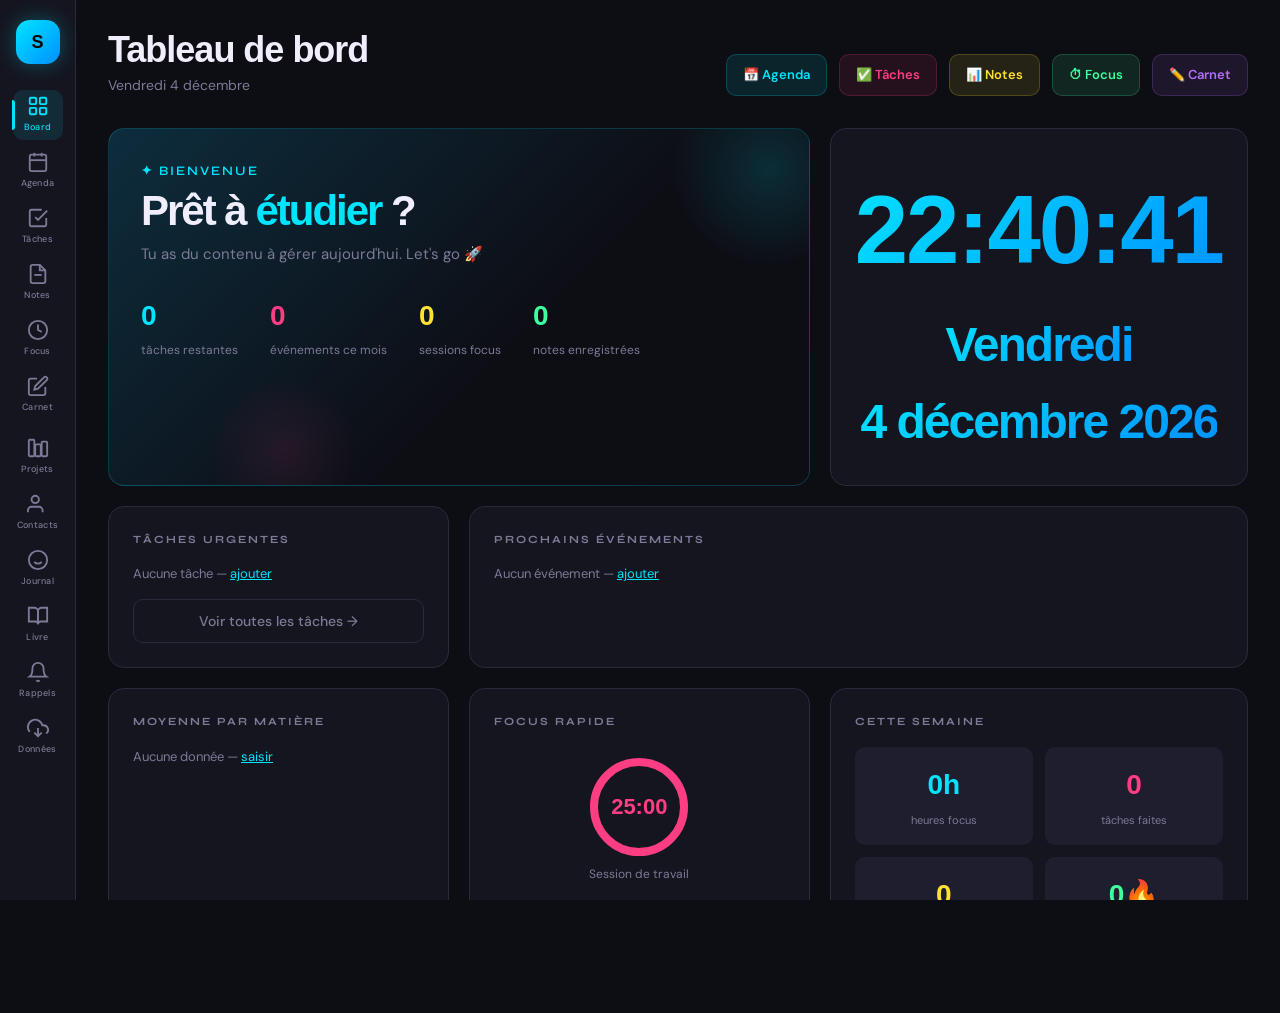
<file: index.html>
<!DOCTYPE html>
<html lang="fr">
<head>
<meta charset="UTF-8">
<meta name="viewport" content="width=device-width, initial-scale=1.0">
<title>StudyHub — Tableau de bord</title>
<link rel="stylesheet" href="shared.css">
<style>
.dashboard-grid {
  display: grid;
  grid-template-columns: 1fr 1fr 1fr;
  grid-template-rows: auto;
  gap: 20px;
}

/* Hero banner */
.hero-card {
  grid-column: 1 / 3;
  background: linear-gradient(135deg, #0d2d3d 0%, #0d0d14 60%);
  border: 1px solid rgba(0,229,255,0.2);
  position: relative;
  overflow: hidden;
  padding: 32px;
}
.hero-card::before {
  content: '';
  position: absolute;
  top: -60px; right: -60px;
  width: 200px; height: 200px;
  background: radial-gradient(circle, rgba(0,229,255,0.15) 0%, transparent 70%);
}
.hero-card::after {
  content: '';
  position: absolute;
  bottom: -40px; left: 100px;
  width: 150px; height: 150px;
  background: radial-gradient(circle, rgba(255,61,130,0.1) 0%, transparent 70%);
}
.hero-greeting {
  font-family: 'Syne', sans-serif;
  font-size: 13px;
  color: var(--cyan);
  font-weight: 600;
  letter-spacing: 2px;
  text-transform: uppercase;
  margin-bottom: 8px;
}
.hero-name {
  font-family: 'Clash Display', sans-serif;
  font-size: 42px;
  font-weight: 700;
  line-height: 1;
  letter-spacing: -2px;
}
.hero-name span { color: var(--cyan); }
.hero-subtitle { color: var(--text-muted); font-size: 15px; margin-top: 10px; }
.hero-stats {
  display: flex;
  gap: 32px;
  margin-top: 28px;
}
.hero-stat-val {
  font-family: 'Clash Display', sans-serif;
  font-size: 28px;
  font-weight: 700;
}
.hero-stat-lbl {
  font-size: 12px;
  color: var(--text-muted);
  margin-top: 2px;
}

/* Date / time card */
.time-card {
  background: var(--surface);
  border: 1px solid var(--border);
  border-radius: var(--radius);
  padding: 24px;
  display: flex;
  flex-direction: column;
  justify-content: center;
  align-items: center;
  text-align: center;
}
.time-clock {
  font-family: 'Clash Display', sans-serif;
  font-size: 96px;
  font-weight: 700;
  letter-spacing: -2px;
  background: var(--grad-cyan);
  -webkit-background-clip: text;
  -webkit-text-fill-color: transparent;
  background-clip: text;
}
.time-date {
  font-family: 'Clash Display', sans-serif;
  font-size: 48px;
  font-weight: 700;
  letter-spacing: -2px;
  background: var(--grad-cyan);
  -webkit-background-clip: text;
  -webkit-text-fill-color: transparent;
  background-clip: text;
  display: inline
}
.time-day {
  font-family: 'Clash Display', sans-serif;
  font-size: 48px;
  font-weight: 700;
  letter-spacing: -2px;
  background: var(--grad-cyan);
  -webkit-background-clip: text;
  -webkit-text-fill-color: transparent;
  background-clip: text;
  display: inline
}

/* Quick todo */
.quick-todo { grid-column: 1 / 2; }
.section-label {
  font-family: 'Syne', sans-serif;
  font-size: 11px;
  font-weight: 700;
  letter-spacing: 2px;
  text-transform: uppercase;
  color: var(--text-muted);
  margin-bottom: 16px;
}
.todo-item {
  display: flex;
  align-items: center;
  gap: 12px;
  padding: 12px 0;
  border-bottom: 1px solid var(--border);
  cursor: pointer;
  transition: opacity 0.2s;
}
.todo-item:last-child { border-bottom: none; }
.todo-item.done { opacity: 0.4; }
.todo-check {
  width: 20px; height: 20px;
  border-radius: 6px;
  border: 2px solid var(--border);
  flex-shrink: 0;
  display: flex; align-items: center; justify-content: center;
  transition: all 0.15s;
}
.todo-item.done .todo-check {
  background: var(--green);
  border-color: var(--green);
}
.todo-item.done .todo-check::after { content: '✓'; font-size: 12px; color: #000; font-weight: 700; }
.todo-text { font-size: 14px; flex: 1; }
.todo-item.done .todo-text { text-decoration: line-through; color: var(--text-muted); }
.todo-subject {
  font-size: 11px;
  padding: 2px 8px;
  border-radius: 20px;
  font-weight: 600;
}

/* Upcoming events */
.upcoming-card { grid-column: 2 / 4; }
.event-list { display: flex; flex-direction: column; gap: 10px; }
.event-item {
  display: flex;
  align-items: center;
  gap: 16px;
  padding: 14px 16px;
  background: var(--surface2);
  border-radius: var(--radius-sm);
  border-left: 3px solid var(--cyan);
  transition: transform 0.15s;
}
.event-item:hover { transform: translateX(4px); }
.event-item.pink { border-left-color: var(--pink); }
.event-item.yellow { border-left-color: var(--yellow); }
.event-item.violet { border-left-color: var(--violet); }
.event-item.green { border-left-color: var(--green); }
.event-time {
  font-family: 'Clash Display', sans-serif;
  font-size: 20px;
  font-weight: 600;
  line-height: 1;
  min-width: 50px;
  color: var(--cyan);
}
.event-item.pink .event-time { color: var(--pink); }
.event-item.yellow .event-time { color: var(--yellow); }
.event-item.violet .event-time { color: var(--violet); }
.event-item.green .event-time { color: var(--green); }
.event-day { font-size: 10px; color: var(--text-muted); margin-top: 2px; }
.event-info { flex: 1; }
.event-title { font-weight: 600; font-size: 14px; }
.event-meta { font-size: 12px; color: var(--text-muted); margin-top: 2px; }
.event-badge {
  font-size: 11px;
  font-weight: 600;
  padding: 4px 10px;
  border-radius: 20px;
  background: rgba(0,229,255,0.1);
  color: var(--cyan);
}
.event-item.pink .event-badge { background: rgba(255,61,130,0.1); color: var(--pink); }
.event-item.yellow .event-badge { background: rgba(255,224,51,0.1); color: var(--yellow); }
.event-item.violet .event-badge { background: rgba(181,110,255,0.1); color: var(--violet); }
.event-item.green .event-badge { background: rgba(61,255,160,0.1); color: var(--green); }

/* Matières progress */
.matieres-card { grid-column: 1 / 2; }
.matiere-row {
  display: flex;
  flex-direction: column;
  gap: 6px;
  margin-bottom: 16px;
}
.matiere-row:last-child { margin-bottom: 0; }
.matiere-header { display: flex; justify-content: space-between; align-items: center; }
.matiere-name { font-size: 13px; font-weight: 500; }
.matiere-grade {
  font-family: 'Clash Display', sans-serif;
  font-size: 18px;
  font-weight: 700;
}
.progress-bar {
  height: 6px;
  background: var(--surface2);
  border-radius: 3px;
  overflow: hidden;
}
.progress-fill {
  height: 100%;
  border-radius: 3px;
  transition: width 1s ease;
}

/* Pomodoro mini widget */
.pomo-card { grid-column: 2 / 3; }
.pomo-ring-container {
  display: flex;
  justify-content: center;
  align-items: center;
  flex-direction: column;
  padding: 10px 0;
}
.pomo-ring {
  position: relative;
  width: 100px; height: 100px;
}
.pomo-svg { transform: rotate(-90deg); }
.pomo-track { fill: none; stroke: var(--surface2); stroke-width: 8; }
.pomo-fill  { fill: none; stroke: var(--pink); stroke-width: 8;
  stroke-linecap: round;
  stroke-dasharray: 283;
  stroke-dashoffset: 0;
  transition: stroke-dashoffset 1s linear; }
.pomo-time {
  position: absolute;
  top: 50%; left: 50%;
  transform: translate(-50%, -50%);
  font-family: 'Clash Display', sans-serif;
  font-size: 22px;
  font-weight: 700;
  color: var(--pink);
}
.pomo-label { font-size: 12px; color: var(--text-muted); margin-top: 8px; text-align: center; }
.pomo-btns { display: flex; gap: 8px; margin-top: 14px; }

/* Stats row */
.stats-card { grid-column: 3 / 4; }
.stat-grid { display: grid; grid-template-columns: 1fr 1fr; gap: 12px; }
.stat-box {
  background: var(--surface2);
  border-radius: var(--radius-sm);
  padding: 16px;
  text-align: center;
}
.stat-box-val {
  font-family: 'Clash Display', sans-serif;
  font-size: 28px;
  font-weight: 700;
}
.stat-box-lbl { font-size: 11px; color: var(--text-muted); margin-top: 4px; }

/* Shortcuts */
.shortcuts { display: flex; gap: 12px; flex-wrap: wrap; margin-top: 4px; }
.shortcut-btn {
  display: flex; align-items: center; gap: 8px;
  padding: 10px 16px;
  border-radius: var(--radius-sm);
  text-decoration: none;
  font-size: 13px;
  font-weight: 600;
  transition: all 0.15s;
  border: 1px solid transparent;
}
.shortcut-btn:hover { transform: translateY(-2px); }
.sc-cyan   { background: rgba(0,229,255,0.1);   color: var(--cyan);   border-color: rgba(0,229,255,0.2); }
.sc-pink   { background: rgba(255,61,130,0.1);  color: var(--pink);   border-color: rgba(255,61,130,0.2); }
.sc-yellow { background: rgba(255,224,51,0.1);  color: var(--yellow); border-color: rgba(255,224,51,0.2); }
.sc-green  { background: rgba(61,255,160,0.1);  color: var(--green);  border-color: rgba(61,255,160,0.2); }
.sc-violet { background: rgba(181,110,255,0.1); color: var(--violet); border-color: rgba(181,110,255,0.2); }
.sc-orange { background: rgba(255,122,61,0.1);  color: var(--orange); border-color: rgba(255,122,61,0.2); }
</style>
</head>
<body>

<!-- SIDEBAR -->
<nav class="nav">
  <a class="nav-logo" href="index.html">S</a>
  <a class="nav-link active" href="index.html" title="Board"><svg viewBox="0 0 24 24" fill="none" stroke="currentColor" stroke-width="2"><rect x="3" y="3" width="7" height="7" rx="1"/><rect x="14" y="3" width="7" height="7" rx="1"/><rect x="3" y="14" width="7" height="7" rx="1"/><rect x="14" y="14" width="7" height="7" rx="1"/></svg><span class="nav-label">Board</span></a>
  <a class="nav-link" href="agenda.html" title="Agenda"><svg viewBox="0 0 24 24" fill="none" stroke="currentColor" stroke-width="2"><rect x="3" y="4" width="18" height="18" rx="2"/><line x1="16" y1="2" x2="16" y2="6"/><line x1="8" y1="2" x2="8" y2="6"/><line x1="3" y1="10" x2="21" y2="10"/></svg><span class="nav-label">Agenda</span></a>
  <a class="nav-link" href="tasks.html" title="Tâches"><svg viewBox="0 0 24 24" fill="none" stroke="currentColor" stroke-width="2"><polyline points="9 11 12 14 22 4"/><path d="M21 12v7a2 2 0 0 1-2 2H5a2 2 0 0 1-2-2V5a2 2 0 0 1 2-2h11"/></svg><span class="nav-label">Tâches</span></a>
  <a class="nav-link" href="notes.html" title="Notes"><svg viewBox="0 0 24 24" fill="none" stroke="currentColor" stroke-width="2"><path d="M14 2H6a2 2 0 0 0-2 2v16a2 2 0 0 0 2 2h12a2 2 0 0 0 2-2V8z"/><polyline points="14 2 14 8 20 8"/><line x1="16" y1="13" x2="8" y2="13"/></svg><span class="nav-label">Notes</span></a>
  <a class="nav-link" href="pomodoro.html" title="Pomodoro"><svg viewBox="0 0 24 24" fill="none" stroke="currentColor" stroke-width="2"><circle cx="12" cy="12" r="10"/><polyline points="12 6 12 12 16 14"/></svg><span class="nav-label">Focus</span></a>
  <a class="nav-link" href="carnet.html" title="Carnet"><svg viewBox="0 0 24 24" fill="none" stroke="currentColor" stroke-width="2"><path d="M11 4H4a2 2 0 0 0-2 2v14a2 2 0 0 0 2 2h14a2 2 0 0 0 2-2v-7"/><path d="M18.5 2.5a2.121 2.121 0 0 1 3 3L12 15l-4 1 1-4 9.5-9.5z"/></svg><span class="nav-label">Carnet</span></a>
  <div class="nav-divider"></div>
  <a class="nav-link" href="projets.html" title="Projets"><svg viewBox="0 0 24 24" fill="none" stroke="currentColor" stroke-width="2"><rect x="2" y="3" width="6" height="18" rx="1"/><rect x="9" y="8" width="6" height="13" rx="1"/><rect x="16" y="5" width="6" height="16" rx="1"/></svg><span class="nav-label">Projets</span></a>
  <a class="nav-link" href="contacts-annuaire.html" title="Contacts"><svg viewBox="0 0 24 24" fill="none" stroke="currentColor" stroke-width="2"><path d="M17 21v-2a4 4 0 0 0-4-4H5a4 4 0 0 0-4 4v2"/><circle cx="9" cy="7" r="4"/></svg><span class="nav-label">Contacts</span></a>
  <a class="nav-link" href="journal-humeur.html" title="Journal"><svg viewBox="0 0 24 24" fill="none" stroke="currentColor" stroke-width="2"><path d="M12 2C6.48 2 2 6.48 2 12s4.48 10 10 10 10-4.48 10-10S17.52 2 12 2z"/><path d="M8 14s1.5 2 4 2 4-2 4-2"/><line x1="9" y1="9" x2="9.01" y2="9"/><line x1="15" y1="9" x2="15.01" y2="9"/></svg><span class="nav-label">Journal</span></a>
  <a class="nav-link" href="livre-audeladesetoiles.html" title="Livre"><svg viewBox="0 0 24 24" fill="none" stroke="currentColor" stroke-width="2"><path d="M2 3h6a4 4 0 0 1 4 4v14a3 3 0 0 0-3-3H2z"/><path d="M22 3h-6a4 4 0 0 0-4 4v14a3 3 0 0 1 3-3h7z"/></svg><span class="nav-label">Livre</span></a>
  <a class="nav-link" href="notifications.html" title="Rappels"><svg viewBox="0 0 24 24" fill="none" stroke="currentColor" stroke-width="2"><path d="M18 8A6 6 0 0 0 6 8c0 7-3 9-3 9h18s-3-2-3-9"/><path d="M13.73 21a2 2 0 0 1-3.46 0"/></svg><span class="nav-label">Rappels</span></a>
  <a class="nav-link" href="import-export.html" title="Données"><svg viewBox="0 0 24 24" fill="none" stroke="currentColor" stroke-width="2"><polyline points="8 17 12 21 16 17"/><line x1="12" y1="12" x2="12" y2="21"/><path d="M20.88 18.09A5 5 0 0 0 18 9h-1.26A8 8 0 1 0 3 16.29"/></svg><span class="nav-label">Données</span></a>
</nav>

<!-- MAIN -->
<main class="main">
  <div class="page-header">
    <div>
      <h1 class="page-title">Tableau de bord</h1>
      <p class="page-subtitle" id="dash-date">Chargement…</p>
    </div>
    <div class="shortcuts">
      <a class="shortcut-btn sc-cyan"   href="agenda.html">📅 Agenda</a>
      <a class="shortcut-btn sc-pink"   href="tasks.html">✅ Tâches</a>
      <a class="shortcut-btn sc-yellow" href="notes.html">📊 Notes</a>
      <a class="shortcut-btn sc-green"  href="pomodoro.html">⏱ Focus</a>
      <a class="shortcut-btn sc-violet" href="carnet.html">✏️ Carnet</a>
    </div>
  </div>

  <div class="dashboard-grid">

    <!-- Hero -->
    <div class="card hero-card fade-in">
      <div class="hero-greeting">✦ Bienvenue</div>
      <div class="hero-name">Prêt à <span>étudier</span> ?</div>
      <div class="hero-subtitle">Tu as du contenu à gérer aujourd'hui. Let's go 🚀</div>
      <div class="hero-stats">
        <div>
          <div class="hero-stat-val accent-cyan" id="stat-tasks">—</div>
          <div class="hero-stat-lbl">tâches restantes</div>
        </div>
        <div>
          <div class="hero-stat-val accent-pink" id="stat-events">—</div>
          <div class="hero-stat-lbl">événements ce mois</div>
        </div>
        <div>
          <div class="hero-stat-val accent-yellow" id="stat-pomo">—</div>
          <div class="hero-stat-lbl">sessions focus</div>
        </div>
        <div>
          <div class="hero-stat-val accent-green" id="stat-notes">—</div>
          <div class="hero-stat-lbl">notes enregistrées</div>
        </div>
      </div>
    </div>

    <!-- Clock -->
    <div class="time-card fade-in" style="animation-delay:.1s">
      <div class="time-clock" id="clock">00:00:00</div>
      <div class="time-day" id="weekday"></div>
      <div class="time-date" id="date-full"></div>
    </div>

    <!-- Quick Tasks -->
    <div class="card quick-todo fade-in" style="animation-delay:.15s">
      <div class="section-label">Tâches urgentes</div>
      <div id="dash-tasks">
        <p style="color:var(--text-muted);font-size:13px;">Aucune tâche — <a href="tasks.html" style="color:var(--cyan)">ajouter</a></p>
      </div>
      <a href="tasks.html" class="btn btn-ghost" style="margin-top:14px;width:100%;justify-content:center">Voir toutes les tâches →</a>
    </div>

    <!-- Upcoming Events -->
    <div class="card upcoming-card fade-in" style="animation-delay:.2s">
      <div class="section-label">Prochains événements</div>
      <div class="event-list" id="dash-events">
        <p style="color:var(--text-muted);font-size:13px;">Aucun événement — <a href="agenda.html" style="color:var(--cyan)">ajouter</a></p>
      </div>
    </div>

    <!-- Matières -->
    <div class="card matieres-card fade-in" style="animation-delay:.25s">
      <div class="section-label">Moyenne par matière</div>
      <div id="dash-matieres">
        <p style="color:var(--text-muted);font-size:13px;">Aucune donnée — <a href="notes.html" style="color:var(--cyan)">saisir</a></p>
      </div>
    </div>

    <!-- Mini Pomodoro -->
    <div class="card pomo-card fade-in" style="animation-delay:.3s">
      <div class="section-label">Focus rapide</div>
      <div class="pomo-ring-container">
        <div class="pomo-ring">
          <svg class="pomo-svg" viewBox="0 0 100 100" width="100" height="100">
            <circle class="pomo-track" cx="50" cy="50" r="45"/>
            <circle class="pomo-fill" id="mini-ring" cx="50" cy="50" r="45"/>
          </svg>
          <div class="pomo-time" id="mini-time">25:00</div>
        </div>
        <div class="pomo-label" id="mini-label">Session de travail</div>
      </div>
      <div class="pomo-btns">
        <button class="btn btn-primary" style="flex:1;justify-content:center" id="mini-btn" onclick="toggleMiniPomo()">▶ Démarrer</button>
        <a href="pomodoro.html" class="btn btn-ghost" style="flex:1;justify-content:center">Ouvrir →</a>
      </div>
    </div>

    <!-- Stats -->
    <div class="card stats-card fade-in" style="animation-delay:.35s">
      <div class="section-label">Cette semaine</div>
      <div class="stat-grid">
        <div class="stat-box">
          <div class="stat-box-val accent-cyan" id="week-focus">0h</div>
          <div class="stat-box-lbl">heures focus</div>
        </div>
        <div class="stat-box">
          <div class="stat-box-val accent-pink" id="week-tasks">0</div>
          <div class="stat-box-lbl">tâches faites</div>
        </div>
        <div class="stat-box">
          <div class="stat-box-val accent-yellow" id="week-notes-count">0</div>
          <div class="stat-box-lbl">notes créées</div>
        </div>
        <div class="stat-box">
          <div class="stat-box-val accent-green" id="week-streak">0🔥</div>
          <div class="stat-box-lbl">jours actifs</div>
        </div>
      </div>
    </div>

  </div>
</main>

<script>
const DAYS = ['Dimanche','Lundi','Mardi','Mercredi','Jeudi','Vendredi','Samedi'];
const MONTHS = ['janvier','février','mars','avril','mai','juin','juillet','août','septembre','octobre','novembre','décembre'];
const COLORS = ['cyan','pink','yellow','green','violet','orange'];

// Clock
function updateClock() {
  const now = new Date();
  const h = String(now.getHours()).padStart(2,'0');
  const m = String(now.getMinutes()).padStart(2,'0');
  const s = String(now.getSeconds()).padStart(2,'0');
  document.getElementById('clock').textContent = `${h}:${m}:${s}`;
  document.getElementById('date-full').textContent = `${now.getDate()} ${MONTHS[now.getMonth()]} ${now.getFullYear()}`;
  document.getElementById('weekday').textContent = DAYS[now.getDay()];
  document.getElementById('dash-date').textContent = `${DAYS[now.getDay()]} ${now.getDate()} ${MONTHS[now.getMonth()]}`;
}
updateClock(); setInterval(updateClock, 1000);

// Load data from localStorage
function loadDashboard() {
  // Tasks
  const tasks = JSON.parse(localStorage.getItem('sh_tasks') || '[]');
  const remaining = tasks.filter(t => !t.done);
  document.getElementById('stat-tasks').textContent = remaining.length;
  const urgent = remaining.filter(t => t.priority === 'haute').slice(0, 4);
  const tasksEl = document.getElementById('dash-tasks');
  if (urgent.length) {
    tasksEl.innerHTML = urgent.map(t => `
      <div class="todo-item ${t.done?'done':''}" onclick="toggleTask('${t.id}')">
        <div class="todo-check"></div>
        <div class="todo-text">${t.title}</div>
        <span class="todo-subject tag" style="background:rgba(255,61,130,0.1);color:var(--pink)">${t.subject||'–'}</span>
      </div>`).join('');
  } else if (remaining.length) {
    tasksEl.innerHTML = remaining.slice(0,4).map(t => `
      <div class="todo-item" onclick="toggleTaskDash('${t.id}')">
        <div class="todo-check"></div>
        <div class="todo-text">${t.title}</div>
      </div>`).join('');
  }

  // Events
  const events = JSON.parse(localStorage.getItem('sh_events') || '[]');
  document.getElementById('stat-events').textContent = events.length;
  const now = new Date();
  const upcoming = events
    .filter(e => new Date(e.date) >= now)
    .sort((a,b) => new Date(a.date)-new Date(b.date))
    .slice(0,4);
  const evEl = document.getElementById('dash-events');
  if (upcoming.length) {
    evEl.innerHTML = '<div class="event-list">' + upcoming.map((e,i) => {
      const d = new Date(e.date);
      const col = COLORS[i % COLORS.length];
      return `<div class="event-item ${col}">
        <div><div class="event-time">${String(d.getHours()).padStart(2,'0')}h${String(d.getMinutes()).padStart(2,'0')}</div>
        <div class="event-day">${DAYS[d.getDay()]} ${d.getDate()}</div></div>
        <div class="event-info"><div class="event-title">${e.title}</div><div class="event-meta">${e.location||''}</div></div>
        <span class="event-badge">${e.type||'Cours'}</span>
      </div>`;
    }).join('') + '</div>';
  }

  // Matières
  const matieres = JSON.parse(localStorage.getItem('sh_matieres') || '[]');
  const matEl = document.getElementById('dash-matieres');
  const noteCount = JSON.parse(localStorage.getItem('sh_notes_count') || '0');
  document.getElementById('stat-notes').textContent = noteCount;
  document.getElementById('week-notes-count').textContent = noteCount;
  if (matieres.length) {
    matEl.innerHTML = matieres.slice(0,5).map(m => {
      const avg = m.avg || 0;
      const pct = (avg / 20) * 100;
      const col = avg >= 14 ? 'var(--green)' : avg >= 10 ? 'var(--cyan)' : 'var(--pink)';
      return `<div class="matiere-row">
        <div class="matiere-header">
          <span class="matiere-name">${m.name}</span>
          <span class="matiere-grade" style="color:${col}">${avg.toFixed(1)}/20</span>
        </div>
        <div class="progress-bar"><div class="progress-fill" style="width:${pct}%;background:${col}"></div></div>
      </div>`;
    }).join('');
  }

  // Pomodoro stats
  const pomoStats = JSON.parse(localStorage.getItem('sh_pomo_stats') || '{"sessions":0,"minutes":0}');
  document.getElementById('stat-pomo').textContent = pomoStats.sessions;
  document.getElementById('week-focus').textContent = Math.floor(pomoStats.minutes/60) + 'h' + (pomoStats.minutes%60 ? pomoStats.minutes%60 + 'm' : '');

  // Week tasks done
  const doneTasks = tasks.filter(t => t.done).length;
  document.getElementById('week-tasks').textContent = doneTasks;
  document.getElementById('week-streak').textContent = (localStorage.getItem('sh_streak') || '0') + '🔥';
}

function toggleTaskDash(id) {
  const tasks = JSON.parse(localStorage.getItem('sh_tasks') || '[]');
  const t = tasks.find(t => t.id === id);
  if (t) { t.done = !t.done; localStorage.setItem('sh_tasks', JSON.stringify(tasks)); loadDashboard(); }
}

// Mini Pomodoro
let miniInterval = null;
let miniRunning = false;
let miniSeconds = 25 * 60;
const circumference = 2 * Math.PI * 45;

function updateMiniRing() {
  const pct = miniSeconds / (25 * 60);
  const offset = circumference * (1 - pct);
  document.getElementById('mini-ring').style.strokeDashoffset = offset;
  const m = Math.floor(miniSeconds / 60);
  const s = miniSeconds % 60;
  document.getElementById('mini-time').textContent = `${String(m).padStart(2,'0')}:${String(s).padStart(2,'0')}`;
}

function toggleMiniPomo() {
  miniRunning = !miniRunning;
  const btn = document.getElementById('mini-btn');
  if (miniRunning) {
    btn.textContent = '⏸ Pause';
    miniInterval = setInterval(() => {
      if (miniSeconds > 0) { miniSeconds--; updateMiniRing(); }
      else {
        clearInterval(miniInterval);
        miniRunning = false;
        btn.textContent = '▶ Démarrer';
        miniSeconds = 25 * 60;
        updateMiniRing();
        const stats = JSON.parse(localStorage.getItem('sh_pomo_stats') || '{"sessions":0,"minutes":0}');
        stats.sessions++;
        stats.minutes += 25;
        localStorage.setItem('sh_pomo_stats', JSON.stringify(stats));
      }
    }, 1000);
  } else {
    clearInterval(miniInterval);
    btn.textContent = '▶ Démarrer';
  }
}

updateMiniRing();
loadDashboard();

// Update streak
const today = new Date().toDateString();
const lastActive = localStorage.getItem('sh_last_active');
if (lastActive !== today) {
  const streak = parseInt(localStorage.getItem('sh_streak') || '0');
  const yesterday = new Date(); yesterday.setDate(yesterday.getDate()-1);
  if (lastActive === yesterday.toDateString()) localStorage.setItem('sh_streak', streak+1);
  else localStorage.setItem('sh_streak', '1');
  localStorage.setItem('sh_last_active', today);
}
</script>
</body>
</html>
</file>
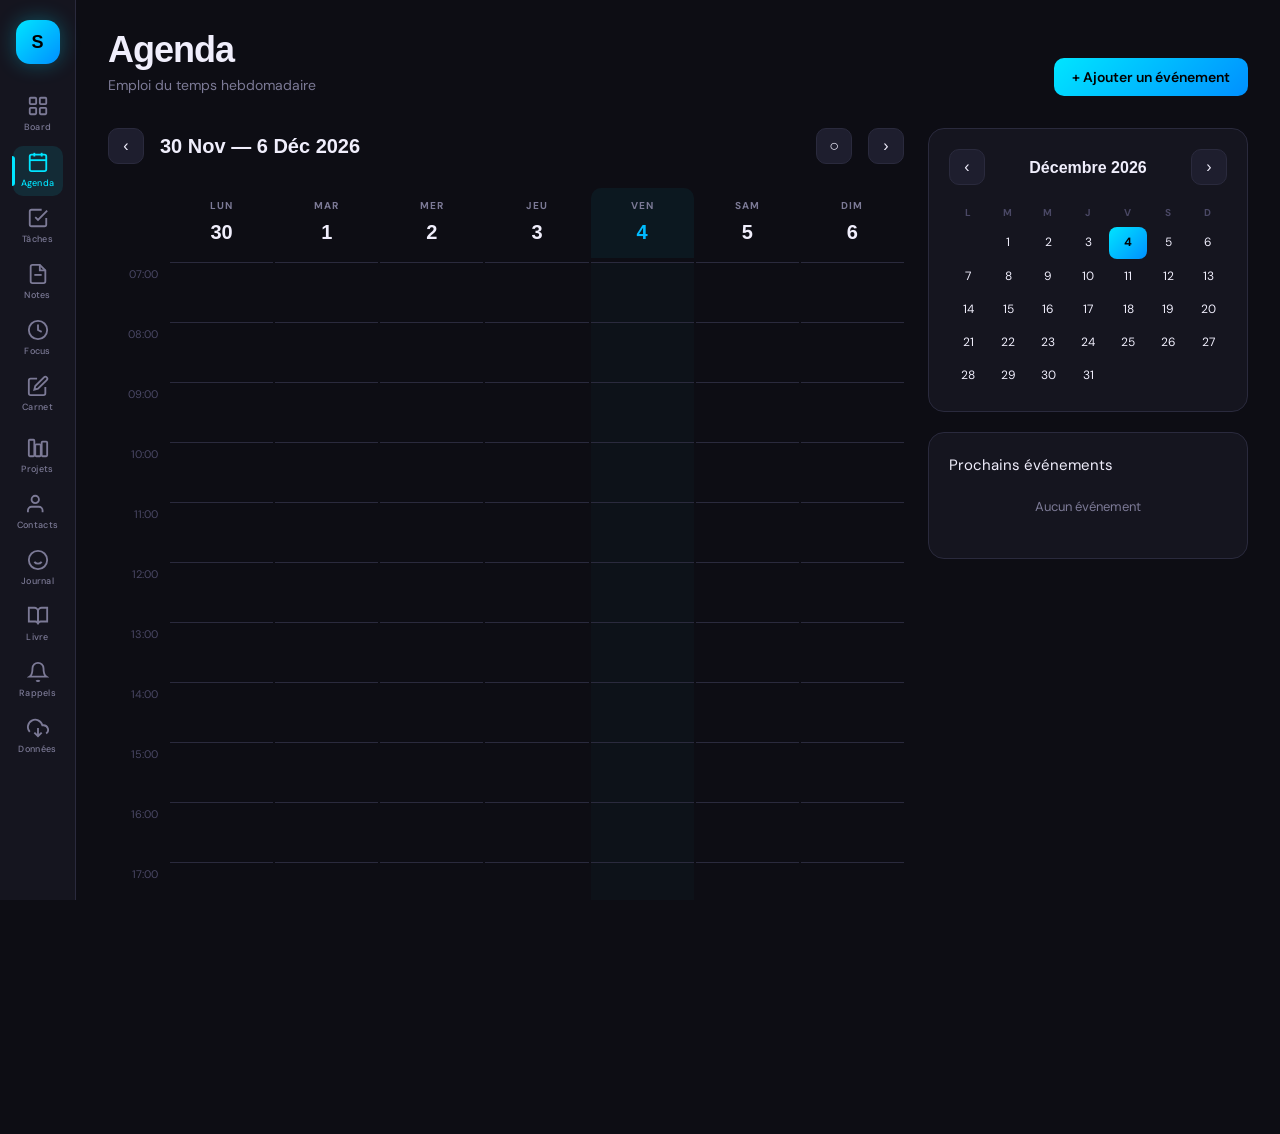
<file: agenda.html>
<!DOCTYPE html>
<html lang="fr">
<head>
<meta charset="UTF-8">
<meta name="viewport" content="width=device-width, initial-scale=1.0">
<title>StudyHub — Agenda</title>
<link rel="stylesheet" href="shared.css">
<style>
.agenda-layout {
  display: grid;
  grid-template-columns: 1fr 320px;
  gap: 24px;
}

/* Week nav */
.week-nav {
  display: flex;
  align-items: center;
  gap: 16px;
  margin-bottom: 24px;
}
.week-label {
  font-family: 'Clash Display', sans-serif;
  font-size: 20px;
  font-weight: 700;
  flex: 1;
}
.week-btn {
  width: 36px; height: 36px;
  border-radius: 10px;
  background: var(--surface2);
  border: 1px solid var(--border);
  color: var(--text);
  cursor: pointer;
  font-size: 16px;
  display: flex; align-items: center; justify-content: center;
  transition: all 0.15s;
}
.week-btn:hover { background: var(--border); }

/* Calendar grid */
.cal-header {
  display: grid;
  grid-template-columns: 60px repeat(7, 1fr);
  gap: 2px;
  margin-bottom: 4px;
}
.cal-day-header {
  text-align: center;
  padding: 10px 4px;
  border-radius: 10px 10px 0 0;
}
.cal-day-name {
  font-size: 10px;
  font-weight: 700;
  letter-spacing: 1px;
  text-transform: uppercase;
  color: var(--text-muted);
}
.cal-day-num {
  font-family: 'Clash Display', sans-serif;
  font-size: 20px;
  font-weight: 700;
  margin-top: 2px;
}
.cal-day-header.today .cal-day-num {
  background: var(--grad-cyan);
  -webkit-background-clip: text;
  -webkit-text-fill-color: transparent;
  background-clip: text;
}
.cal-day-header.today { background: rgba(0,229,255,0.05); border-radius: 10px 10px 0 0; }

.cal-body {
  display: grid;
  grid-template-columns: 60px repeat(7, 1fr);
  gap: 2px;
  position: relative;
}

.time-col {
  display: flex;
  flex-direction: column;
}
.time-slot {
  height: 60px;
  display: flex;
  align-items: flex-start;
  padding-top: 4px;
  padding-right: 10px;
  justify-content: flex-end;
}
.time-label {
  font-size: 11px;
  color: var(--text-dim);
  font-variant-numeric: tabular-nums;
}

.day-col {
  display: flex;
  flex-direction: column;
  position: relative;
}
.day-slot {
  height: 60px;
  border-top: 1px solid var(--border);
  position: relative;
  transition: background 0.15s;
  cursor: pointer;
}
.day-slot:hover { background: rgba(255,255,255,0.02); }
.day-col.today-col { background: rgba(0,229,255,0.02); border-radius: 0; }

/* Events in calendar */
.cal-event {
  position: absolute;
  left: 3px; right: 3px;
  border-radius: 8px;
  padding: 4px 8px;
  font-size: 11px;
  font-weight: 600;
  cursor: pointer;
  z-index: 10;
  overflow: hidden;
  transition: filter 0.15s;
  border-left: 3px solid transparent;
}
.cal-event:hover { filter: brightness(1.3); }
.cal-event-title { white-space: nowrap; overflow: hidden; text-overflow: ellipsis; }
.cal-event-time { font-size: 10px; opacity: 0.8; }

.color-cyan   { background: rgba(0,229,255,0.15);   border-left-color: var(--cyan);   color: var(--cyan); }
.color-pink   { background: rgba(255,61,130,0.15);  border-left-color: var(--pink);   color: var(--pink); }
.color-yellow { background: rgba(255,224,51,0.15);  border-left-color: var(--yellow); color: var(--yellow); }
.color-green  { background: rgba(61,255,160,0.15);  border-left-color: var(--green);  color: var(--green); }
.color-violet { background: rgba(181,110,255,0.15); border-left-color: var(--violet); color: var(--violet); }
.color-orange { background: rgba(255,122,61,0.15);  border-left-color: var(--orange); color: var(--orange); }

/* Sidebar */
.agenda-sidebar {}
.mini-cal {
  background: var(--surface);
  border: 1px solid var(--border);
  border-radius: var(--radius);
  padding: 20px;
  margin-bottom: 20px;
}
.mini-cal-header {
  display: flex;
  align-items: center;
  justify-content: space-between;
  margin-bottom: 16px;
}
.mini-cal-title {
  font-family: 'Clash Display', sans-serif;
  font-size: 16px;
  font-weight: 700;
}
.mini-cal-grid {
  display: grid;
  grid-template-columns: repeat(7, 1fr);
  gap: 2px;
}
.mini-day-name {
  text-align: center;
  font-size: 10px;
  font-weight: 700;
  color: var(--text-dim);
  padding: 4px 0;
  letter-spacing: 0.5px;
}
.mini-day {
  text-align: center;
  padding: 6px 2px;
  border-radius: 8px;
  font-size: 12px;
  cursor: pointer;
  transition: all 0.15s;
  position: relative;
}
.mini-day:hover { background: var(--surface2); }
.mini-day.today { background: var(--grad-cyan); color: #000; font-weight: 700; }
.mini-day.has-event::after {
  content: '';
  position: absolute;
  bottom: 2px; left: 50%;
  transform: translateX(-50%);
  width: 4px; height: 4px;
  background: var(--cyan);
  border-radius: 50%;
}
.mini-day.today.has-event::after { background: #000; }
.mini-day.other-month { color: var(--text-dim); }
.mini-day.selected { background: rgba(0,229,255,0.2); color: var(--cyan); }

/* Event list sidebar */
.events-list-card {
  background: var(--surface);
  border: 1px solid var(--border);
  border-radius: var(--radius);
  padding: 20px;
}
.sidebar-event {
  display: flex;
  align-items: flex-start;
  gap: 10px;
  padding: 12px 0;
  border-bottom: 1px solid var(--border);
  cursor: pointer;
}
.sidebar-event:last-child { border-bottom: none; }
.sidebar-event-dot { margin-top: 5px; }
.sidebar-event-info {}
.sidebar-event-time { font-size: 11px; color: var(--text-muted); }
.sidebar-event-title { font-size: 13px; font-weight: 500; margin-top: 2px; }
.sidebar-event-loc { font-size: 11px; color: var(--text-dim); margin-top: 2px; }

/* Current time line */
.current-time-line {
  position: absolute;
  left: 0; right: 0;
  height: 2px;
  background: var(--pink);
  z-index: 20;
  pointer-events: none;
}
.current-time-line::before {
  content: '';
  position: absolute;
  left: -4px; top: -4px;
  width: 10px; height: 10px;
  background: var(--pink);
  border-radius: 50%;
}
</style>
</head>
<body>

<nav class="nav">
  <a class="nav-logo" href="index.html">S</a>
  <a class="nav-link" href="index.html" title="Board"><svg viewBox="0 0 24 24" fill="none" stroke="currentColor" stroke-width="2"><rect x="3" y="3" width="7" height="7" rx="1"/><rect x="14" y="3" width="7" height="7" rx="1"/><rect x="3" y="14" width="7" height="7" rx="1"/><rect x="14" y="14" width="7" height="7" rx="1"/></svg><span class="nav-label">Board</span></a>
  <a class="nav-link active" href="agenda.html" title="Agenda"><svg viewBox="0 0 24 24" fill="none" stroke="currentColor" stroke-width="2"><rect x="3" y="4" width="18" height="18" rx="2"/><line x1="16" y1="2" x2="16" y2="6"/><line x1="8" y1="2" x2="8" y2="6"/><line x1="3" y1="10" x2="21" y2="10"/></svg><span class="nav-label">Agenda</span></a>
  <a class="nav-link" href="tasks.html" title="Tâches"><svg viewBox="0 0 24 24" fill="none" stroke="currentColor" stroke-width="2"><polyline points="9 11 12 14 22 4"/><path d="M21 12v7a2 2 0 0 1-2 2H5a2 2 0 0 1-2-2V5a2 2 0 0 1 2-2h11"/></svg><span class="nav-label">Tâches</span></a>
  <a class="nav-link" href="notes.html" title="Notes"><svg viewBox="0 0 24 24" fill="none" stroke="currentColor" stroke-width="2"><path d="M14 2H6a2 2 0 0 0-2 2v16a2 2 0 0 0 2 2h12a2 2 0 0 0 2-2V8z"/><polyline points="14 2 14 8 20 8"/><line x1="16" y1="13" x2="8" y2="13"/></svg><span class="nav-label">Notes</span></a>
  <a class="nav-link" href="pomodoro.html" title="Pomodoro"><svg viewBox="0 0 24 24" fill="none" stroke="currentColor" stroke-width="2"><circle cx="12" cy="12" r="10"/><polyline points="12 6 12 12 16 14"/></svg><span class="nav-label">Focus</span></a>
  <a class="nav-link" href="carnet.html" title="Carnet"><svg viewBox="0 0 24 24" fill="none" stroke="currentColor" stroke-width="2"><path d="M11 4H4a2 2 0 0 0-2 2v14a2 2 0 0 0 2 2h14a2 2 0 0 0 2-2v-7"/><path d="M18.5 2.5a2.121 2.121 0 0 1 3 3L12 15l-4 1 1-4 9.5-9.5z"/></svg><span class="nav-label">Carnet</span></a>
  <div class="nav-divider"></div>
  <a class="nav-link" href="projets.html" title="Projets"><svg viewBox="0 0 24 24" fill="none" stroke="currentColor" stroke-width="2"><rect x="2" y="3" width="6" height="18" rx="1"/><rect x="9" y="8" width="6" height="13" rx="1"/><rect x="16" y="5" width="6" height="16" rx="1"/></svg><span class="nav-label">Projets</span></a>
  <a class="nav-link" href="contacts-annuaire.html" title="Contacts"><svg viewBox="0 0 24 24" fill="none" stroke="currentColor" stroke-width="2"><path d="M17 21v-2a4 4 0 0 0-4-4H5a4 4 0 0 0-4 4v2"/><circle cx="9" cy="7" r="4"/></svg><span class="nav-label">Contacts</span></a>
  <a class="nav-link" href="journal-humeur.html" title="Journal"><svg viewBox="0 0 24 24" fill="none" stroke="currentColor" stroke-width="2"><path d="M12 2C6.48 2 2 6.48 2 12s4.48 10 10 10 10-4.48 10-10S17.52 2 12 2z"/><path d="M8 14s1.5 2 4 2 4-2 4-2"/><line x1="9" y1="9" x2="9.01" y2="9"/><line x1="15" y1="9" x2="15.01" y2="9"/></svg><span class="nav-label">Journal</span></a>
  <a class="nav-link" href="livre-audeladesetoiles.html" title="Livre"><svg viewBox="0 0 24 24" fill="none" stroke="currentColor" stroke-width="2"><path d="M2 3h6a4 4 0 0 1 4 4v14a3 3 0 0 0-3-3H2z"/><path d="M22 3h-6a4 4 0 0 0-4 4v14a3 3 0 0 1 3-3h7z"/></svg><span class="nav-label">Livre</span></a>
  <a class="nav-link" href="notifications.html" title="Rappels"><svg viewBox="0 0 24 24" fill="none" stroke="currentColor" stroke-width="2"><path d="M18 8A6 6 0 0 0 6 8c0 7-3 9-3 9h18s-3-2-3-9"/><path d="M13.73 21a2 2 0 0 1-3.46 0"/></svg><span class="nav-label">Rappels</span></a>
  <a class="nav-link" href="import-export.html" title="Données"><svg viewBox="0 0 24 24" fill="none" stroke="currentColor" stroke-width="2"><polyline points="8 17 12 21 16 17"/><line x1="12" y1="12" x2="12" y2="21"/><path d="M20.88 18.09A5 5 0 0 0 18 9h-1.26A8 8 0 1 0 3 16.29"/></svg><span class="nav-label">Données</span></a>
</nav>

<main class="main">
  <div class="page-header">
    <div>
      <h1 class="page-title">Agenda</h1>
      <p class="page-subtitle">Emploi du temps hebdomadaire</p>
    </div>
    <button class="btn btn-primary" onclick="openAddEvent()">+ Ajouter un événement</button>
  </div>

  <div class="agenda-layout">
    <!-- Calendar -->
    <div>
      <div class="week-nav">
        <button class="week-btn" onclick="shiftWeek(-1)">‹</button>
        <div class="week-label" id="week-label">Semaine du …</div>
        <button class="week-btn" onclick="shiftWeek(0)" title="Aujourd'hui">○</button>
        <button class="week-btn" onclick="shiftWeek(1)">›</button>
      </div>
      <div class="cal-header" id="cal-header"></div>
      <div class="cal-body" id="cal-body"></div>
    </div>

    <!-- Sidebar -->
    <div class="agenda-sidebar">
      <div class="mini-cal">
        <div class="mini-cal-header">
          <button class="week-btn" onclick="shiftMonth(-1)">‹</button>
          <div class="mini-cal-title" id="mini-month">Mai 2025</div>
          <button class="week-btn" onclick="shiftMonth(1)">›</button>
        </div>
        <div class="mini-cal-grid" id="mini-cal-grid"></div>
      </div>

      <div class="events-list-card">
        <div class="section-label">Prochains événements</div>
        <div id="sidebar-events">
          <p style="color:var(--text-muted);font-size:13px;text-align:center;padding:20px 0">Aucun événement</p>
        </div>
      </div>
    </div>
  </div>
</main>

<!-- Add Event Modal -->
<div class="modal-overlay" id="event-modal">
  <div class="modal">
    <div class="modal-header">
      <h2 class="modal-title" id="modal-ev-title">Nouvel événement</h2>
      <button class="modal-close" onclick="closeModal('event-modal')">✕</button>
    </div>
    <div class="form-group">
      <label>Titre</label>
      <input type="text" id="ev-title" placeholder="Cours de maths, TD informatique…">
    </div>
    <div class="form-row">
      <div class="form-group">
        <label>Date & heure début</label>
        <input type="datetime-local" id="ev-start">
      </div>
      <div class="form-group">
        <label>Fin</label>
        <input type="datetime-local" id="ev-end">
      </div>
    </div>
    <div class="form-row">
      <div class="form-group">
        <label>Type</label>
        <select id="ev-type">
          <option>Cours</option>
          <option>TD</option>
          <option>TP</option>
          <option>Examen</option>
          <option>Devoir</option>
          <option>Perso</option>
          <option>Sport</option>
          <option>Autre</option>
        </select>
      </div>
      <div class="form-group">
        <label>Couleur</label>
        <select id="ev-color">
          <option value="cyan">Cyan</option>
          <option value="pink">Rose</option>
          <option value="yellow">Jaune</option>
          <option value="green">Vert</option>
          <option value="violet">Violet</option>
          <option value="orange">Orange</option>
        </select>
      </div>
    </div>
    <div class="form-group">
      <label>Lieu / Salle</label>
      <input type="text" id="ev-location" placeholder="Amphi A, Salle 203…">
    </div>
    <div class="form-group">
      <label>Note</label>
      <textarea id="ev-note" rows="2" placeholder="Informations supplémentaires…" style="resize:none"></textarea>
    </div>
    <input type="hidden" id="ev-id">
    <div style="display:flex;gap:10px;margin-top:4px">
      <button class="btn btn-primary" style="flex:1;justify-content:center" onclick="saveEvent()">Enregistrer</button>
      <button class="btn btn-ghost" onclick="closeModal('event-modal')">Annuler</button>
      <button class="btn btn-danger" id="ev-delete-btn" onclick="deleteEvent()" style="display:none">Supprimer</button>
    </div>
  </div>
</div>

<script>
const DAYS_SHORT = ['Dim','Lun','Mar','Mer','Jeu','Ven','Sam'];
const MONTHS_FR = ['Janvier','Février','Mars','Avril','Mai','Juin','Juillet','Août','Septembre','Octobre','Novembre','Décembre'];
const HOURS = Array.from({length:14}, (_,i) => i + 7); // 7h-20h
let currentWeekOffset = 0;
let currentMonthDate = new Date();

function getWeekStart(offset = 0) {
  const now = new Date();
  const day = now.getDay();
  const diff = now.getDate() - day + (day === 0 ? -6 : 1) + (offset * 7);
  const start = new Date(now.setDate(diff));
  start.setHours(0,0,0,0);
  return start;
}

function getEvents() { return JSON.parse(localStorage.getItem('sh_events') || '[]'); }
function saveEvents(evs) { localStorage.setItem('sh_events', JSON.stringify(evs)); }

function renderCalendar() {
  const weekStart = getWeekStart(currentWeekOffset);
  const days = Array.from({length:7}, (_,i) => {
    const d = new Date(weekStart);
    d.setDate(d.getDate() + i);
    return d;
  });

  const today = new Date(); today.setHours(0,0,0,0);
  const wd = days[0];
  const we = days[6];
  document.getElementById('week-label').textContent =
    `${wd.getDate()} ${MONTHS_FR[wd.getMonth()].slice(0,3)} — ${we.getDate()} ${MONTHS_FR[we.getMonth()].slice(0,3)} ${we.getFullYear()}`;

  // Header
  const hEl = document.getElementById('cal-header');
  hEl.innerHTML = '<div></div>' + days.map(d => {
    const isToday = d.getTime() === today.getTime();
    return `<div class="cal-day-header ${isToday?'today':''}">
      <div class="cal-day-name">${DAYS_SHORT[d.getDay()]}</div>
      <div class="cal-day-num">${d.getDate()}</div>
    </div>`;
  }).join('');

  // Body
  const events = getEvents();
  const bodyEl = document.getElementById('cal-body');
  bodyEl.innerHTML = '';

  // Time column
  const timeCol = document.createElement('div');
  timeCol.className = 'time-col';
  HOURS.forEach(h => {
    const slot = document.createElement('div');
    slot.className = 'time-slot';
    slot.innerHTML = `<span class="time-label">${String(h).padStart(2,'0')}:00</span>`;
    timeCol.appendChild(slot);
  });
  bodyEl.appendChild(timeCol);

  days.forEach((d, di) => {
    const isToday = d.getTime() === today.getTime();
    const col = document.createElement('div');
    col.className = `day-col ${isToday?'today-col':''}`;
    col.style.position = 'relative';

    HOURS.forEach(h => {
      const slot = document.createElement('div');
      slot.className = 'day-slot';
      slot.onclick = () => quickAddEvent(d, h);
      col.appendChild(slot);
    });

    // Place events
    events.forEach(ev => {
      const start = new Date(ev.start || ev.date);
      const end = ev.end ? new Date(ev.end) : new Date(start.getTime() + 60*60*1000);
      const evDay = new Date(start); evDay.setHours(0,0,0,0);
      if (evDay.getTime() !== d.getTime()) return;

      const startH = start.getHours() + start.getMinutes()/60;
      const endH = end.getHours() + end.getMinutes()/60;
      const topPct = ((startH - HOURS[0]) / HOURS.length) * 100;
      const heightPct = ((endH - startH) / HOURS.length) * 100;

      if (startH < HOURS[0] || startH > HOURS[HOURS.length-1]) return;

      const evEl = document.createElement('div');
      evEl.className = `cal-event color-${ev.color||'cyan'}`;
      evEl.style.cssText = `top:${topPct}%;height:max(${heightPct}%,28px);`;
      evEl.innerHTML = `<div class="cal-event-title">${ev.title}</div>
        <div class="cal-event-time">${String(start.getHours()).padStart(2,'0')}:${String(start.getMinutes()).padStart(2,'0')}</div>`;
      evEl.onclick = (e) => { e.stopPropagation(); editEvent(ev.id); };
      col.appendChild(evEl);
    });

    // Current time
    if (isToday) {
      const now = new Date();
      const nowH = now.getHours() + now.getMinutes()/60;
      if (nowH >= HOURS[0] && nowH <= HOURS[HOURS.length-1]) {
        const topPct = ((nowH - HOURS[0]) / HOURS.length) * 100;
        const line = document.createElement('div');
        line.className = 'current-time-line';
        line.style.top = topPct + '%';
        col.appendChild(line);
      }
    }

    bodyEl.appendChild(col);
  });

  renderMiniCal();
  renderSidebarEvents();
}

function renderMiniCal() {
  const d = new Date(currentMonthDate.getFullYear(), currentMonthDate.getMonth(), 1);
  document.getElementById('mini-month').textContent = `${MONTHS_FR[d.getMonth()]} ${d.getFullYear()}`;
  const events = getEvents();
  const eventDays = new Set(events.map(e => new Date(e.start||e.date).toDateString()));

  const grid = document.getElementById('mini-cal-grid');
  grid.innerHTML = ['L','M','M','J','V','S','D'].map(n => `<div class="mini-day-name">${n}</div>`).join('');

  const firstDay = (d.getDay() + 6) % 7;
  for (let i = 0; i < firstDay; i++) grid.innerHTML += '<div></div>';

  const today = new Date().toDateString();
  const daysInMonth = new Date(d.getFullYear(), d.getMonth()+1, 0).getDate();
  for (let i = 1; i <= daysInMonth; i++) {
    const dd = new Date(d.getFullYear(), d.getMonth(), i);
    const isToday = dd.toDateString() === today;
    const hasEv = eventDays.has(dd.toDateString());
    grid.innerHTML += `<div class="mini-day ${isToday?'today':''} ${hasEv?'has-event':''}" onclick="jumpToDate(${d.getFullYear()},${d.getMonth()},${i})">${i}</div>`;
  }
}

function jumpToDate(y, m, day) {
  const target = new Date(y, m, day);
  const today = new Date(); today.setHours(0,0,0,0);
  const diff = Math.round((target - today) / (7 * 24 * 60 * 60 * 1000));
  currentWeekOffset = diff >= 0 ? Math.floor(diff / 1) : Math.ceil(diff / 1);
  // approximate week offset
  const ws = getWeekStart(0);
  const dayOfWeek = target.getDay() || 7;
  const weekOfTarget = new Date(target); weekOfTarget.setDate(target.getDate() - dayOfWeek + 1);
  weekOfTarget.setHours(0,0,0,0); ws.setHours(0,0,0,0);
  currentWeekOffset = Math.round((weekOfTarget - ws) / (7*24*60*60*1000));
  renderCalendar();
}

function renderSidebarEvents() {
  const events = getEvents();
  const now = new Date();
  const upcoming = events.filter(e => new Date(e.start||e.date) >= now)
    .sort((a,b) => new Date(a.start||a.date) - new Date(b.start||b.date))
    .slice(0, 8);
  const el = document.getElementById('sidebar-events');
  if (!upcoming.length) { el.innerHTML = '<p style="color:var(--text-muted);font-size:13px;text-align:center;padding:20px 0">Aucun événement</p>'; return; }
  el.innerHTML = upcoming.map(ev => {
    const d = new Date(ev.start||ev.date);
    return `<div class="sidebar-event" onclick="editEvent('${ev.id}')">
      <div class="dot sidebar-event-dot" style="background:var(--${ev.color||'cyan'})"></div>
      <div class="sidebar-event-info">
        <div class="sidebar-event-time">${DAYS_SHORT[d.getDay()]} ${d.getDate()} — ${String(d.getHours()).padStart(2,'0')}:${String(d.getMinutes()).padStart(2,'0')}</div>
        <div class="sidebar-event-title">${ev.title}</div>
        ${ev.location ? `<div class="sidebar-event-loc">📍 ${ev.location}</div>` : ''}
      </div>
    </div>`;
  }).join('');
}

function shiftWeek(dir) {
  if (dir === 0) currentWeekOffset = 0;
  else currentWeekOffset += dir;
  renderCalendar();
}

function shiftMonth(dir) {
  currentMonthDate.setMonth(currentMonthDate.getMonth() + dir);
  renderMiniCal();
}

function quickAddEvent(date, hour) {
  openAddEvent();
  const d = new Date(date);
  d.setHours(hour, 0, 0, 0);
  const end = new Date(d); end.setHours(hour + 1);
  document.getElementById('ev-start').value = toDatetimeLocal(d);
  document.getElementById('ev-end').value = toDatetimeLocal(end);
}

function toDatetimeLocal(d) {
  return new Date(d.getTime() - d.getTimezoneOffset()*60000).toISOString().slice(0,16);
}

function openAddEvent() {
  document.getElementById('ev-title').value = '';
  document.getElementById('ev-start').value = toDatetimeLocal(new Date());
  const end = new Date(); end.setHours(end.getHours()+1);
  document.getElementById('ev-end').value = toDatetimeLocal(end);
  document.getElementById('ev-type').value = 'Cours';
  document.getElementById('ev-color').value = 'cyan';
  document.getElementById('ev-location').value = '';
  document.getElementById('ev-note').value = '';
  document.getElementById('ev-id').value = '';
  document.getElementById('ev-delete-btn').style.display = 'none';
  document.getElementById('modal-ev-title').textContent = 'Nouvel événement';
  document.getElementById('event-modal').classList.add('open');
}

function editEvent(id) {
  const events = getEvents();
  const ev = events.find(e => e.id === id);
  if (!ev) return;
  document.getElementById('ev-title').value = ev.title;
  document.getElementById('ev-start').value = toDatetimeLocal(new Date(ev.start||ev.date));
  if (ev.end) document.getElementById('ev-end').value = toDatetimeLocal(new Date(ev.end));
  document.getElementById('ev-type').value = ev.type || 'Cours';
  document.getElementById('ev-color').value = ev.color || 'cyan';
  document.getElementById('ev-location').value = ev.location || '';
  document.getElementById('ev-note').value = ev.note || '';
  document.getElementById('ev-id').value = id;
  document.getElementById('ev-delete-btn').style.display = '';
  document.getElementById('modal-ev-title').textContent = 'Modifier l\'événement';
  document.getElementById('event-modal').classList.add('open');
}

function saveEvent() {
  const title = document.getElementById('ev-title').value.trim();
  if (!title) return alert('Titre requis');
  const events = getEvents();
  const id = document.getElementById('ev-id').value;
  const ev = {
    id: id || Date.now().toString(),
    title,
    start: document.getElementById('ev-start').value,
    end: document.getElementById('ev-end').value,
    date: document.getElementById('ev-start').value,
    type: document.getElementById('ev-type').value,
    color: document.getElementById('ev-color').value,
    location: document.getElementById('ev-location').value,
    note: document.getElementById('ev-note').value,
  };
  if (id) {
    const idx = events.findIndex(e => e.id === id);
    events[idx] = ev;
  } else {
    events.push(ev);
  }
  saveEvents(events);
  closeModal('event-modal');
  renderCalendar();
}

function deleteEvent() {
  const id = document.getElementById('ev-id').value;
  const events = getEvents().filter(e => e.id !== id);
  saveEvents(events);
  closeModal('event-modal');
  renderCalendar();
}

function closeModal(id) { document.getElementById(id).classList.remove('open'); }

document.getElementById('event-modal').addEventListener('click', e => {
  if (e.target === e.currentTarget) closeModal('event-modal');
});

renderCalendar();
</script>
</body>
</html>
</file>
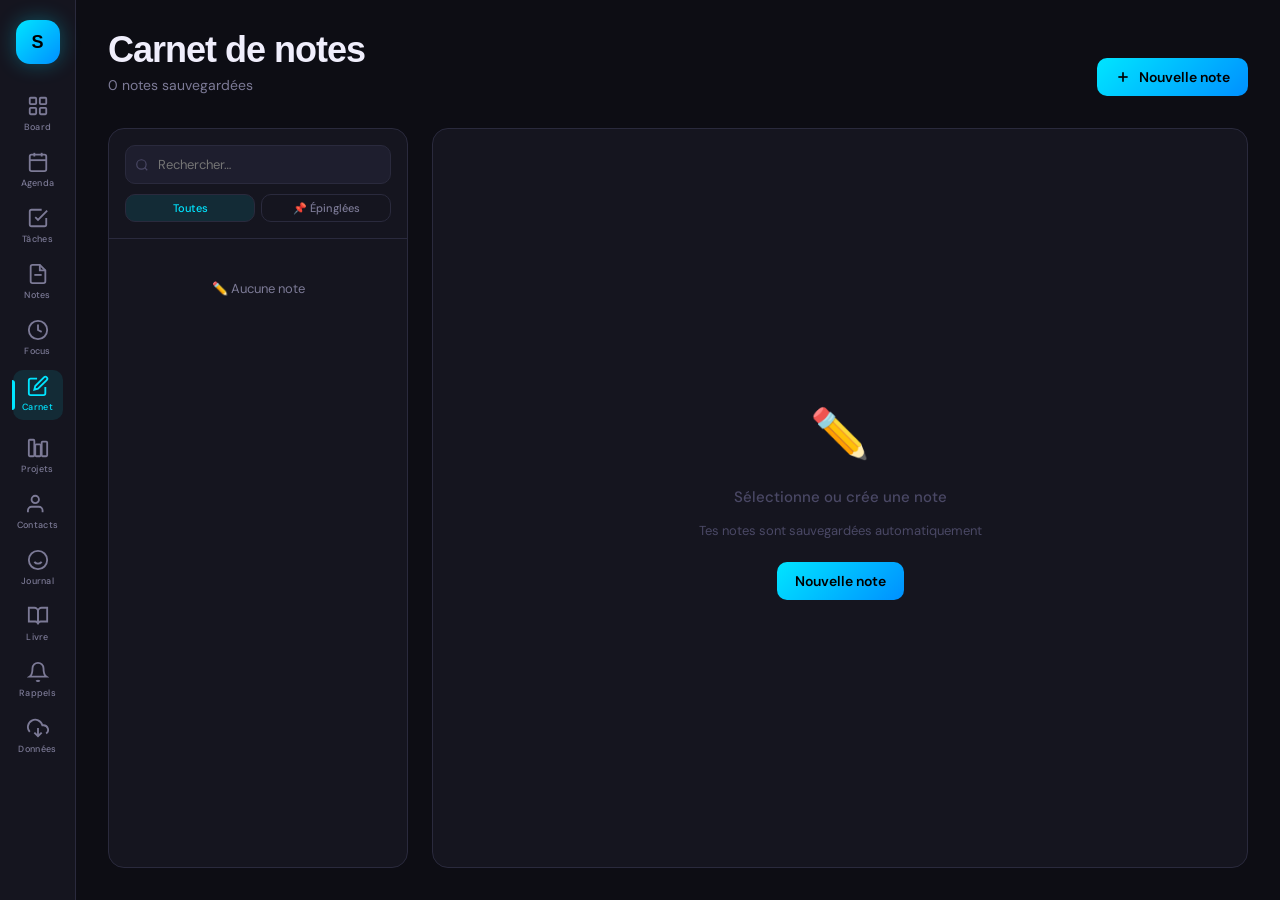
<file: carnet.html>
<!DOCTYPE html>
<html lang="fr">
<head>
<meta charset="UTF-8">
<meta name="viewport" content="width=device-width, initial-scale=1.0">
<title>StudyHub — Carnet de notes</title>
<link rel="stylesheet" href="shared.css">
<style>
.carnet-layout {
  display: grid;
  grid-template-columns: 300px 1fr;
  gap: 24px;
  height: calc(100vh - 120px);
}

/* Notes list */
.notes-sidebar {
  display: flex;
  flex-direction: column;
  gap: 0;
  overflow: hidden;
  border: 1px solid var(--border);
  border-radius: var(--radius);
  background: var(--surface);
}
.notes-sidebar-header {
  padding: 16px;
  border-bottom: 1px solid var(--border);
  display: flex;
  flex-direction: column;
  gap: 10px;
}
.notes-search-wrap {
  position: relative;
}
.notes-search-wrap svg {
  position: absolute;
  left: 10px; top: 50%;
  transform: translateY(-50%);
  width: 14px; height: 14px;
  color: var(--text-dim);
}
.notes-search-wrap input { padding-left: 32px; font-size: 13px; }

.notes-list {
  flex: 1;
  overflow-y: auto;
}
.note-item {
  padding: 14px 16px;
  border-bottom: 1px solid var(--border);
  cursor: pointer;
  transition: background 0.15s;
  position: relative;
}
.note-item:last-child { border-bottom: none; }
.note-item:hover { background: var(--surface2); }
.note-item.active { background: rgba(0,229,255,0.08); border-left: 3px solid var(--cyan); padding-left: 13px; }
.note-item-title {
  font-size: 13px;
  font-weight: 600;
  white-space: nowrap;
  overflow: hidden;
  text-overflow: ellipsis;
  margin-bottom: 4px;
}
.note-item-preview {
  font-size: 11px;
  color: var(--text-muted);
  white-space: nowrap;
  overflow: hidden;
  text-overflow: ellipsis;
}
.note-item-meta {
  display: flex;
  align-items: center;
  gap: 6px;
  margin-top: 6px;
  flex-wrap: wrap;
}
.note-item-date { font-size: 10px; color: var(--text-dim); }
.note-tag-chip {
  font-size: 10px;
  font-weight: 700;
  padding: 1px 7px;
  border-radius: 20px;
}
.note-item.pinned .note-item-title::before { content: '📌 '; }

.no-notes {
  padding: 40px 16px;
  text-align: center;
  color: var(--text-muted);
  font-size: 13px;
}

/* Editor panel */
.editor-panel {
  display: flex;
  flex-direction: column;
  gap: 0;
  border: 1px solid var(--border);
  border-radius: var(--radius);
  background: var(--surface);
  overflow: hidden;
}
.editor-toolbar {
  display: flex;
  align-items: center;
  gap: 4px;
  padding: 10px 16px;
  border-bottom: 1px solid var(--border);
  flex-wrap: wrap;
}
.tool-btn {
  width: 32px; height: 32px;
  border-radius: 7px;
  border: none;
  background: transparent;
  color: var(--text-muted);
  cursor: pointer;
  display: flex; align-items: center; justify-content: center;
  font-size: 13px;
  font-weight: 700;
  transition: all 0.15s;
  font-family: 'DM Sans', sans-serif;
}
.tool-btn:hover { background: var(--surface2); color: var(--text); }
.tool-btn.active { background: rgba(0,229,255,0.1); color: var(--cyan); }
.tool-sep { width: 1px; height: 20px; background: var(--border); margin: 0 4px; flex-shrink: 0; }

.editor-title-wrap {
  padding: 16px 20px 0;
}
.editor-title-input {
  width: 100%;
  background: transparent;
  border: none;
  color: var(--text);
  font-family: 'Clash Display', sans-serif;
  font-size: 26px;
  font-weight: 700;
  letter-spacing: -0.5px;
  outline: none;
  padding: 0;
  border-radius: 0;
}
.editor-title-input::placeholder { color: var(--text-dim); }
.editor-title-input:focus { border-color: transparent; box-shadow: none; }

.editor-tags-row {
  display: flex;
  align-items: center;
  gap: 6px;
  padding: 8px 20px;
  flex-wrap: wrap;
}
.tag-input-inline {
  background: transparent;
  border: none;
  border-bottom: 1px solid var(--border);
  color: var(--text-muted);
  font-size: 12px;
  padding: 3px 6px;
  outline: none;
  width: 120px;
  font-family: 'DM Sans', sans-serif;
}
.tag-input-inline:focus { border-bottom-color: var(--cyan); box-shadow: none; }

.editor-content {
  flex: 1;
  padding: 12px 20px;
  outline: none;
  overflow-y: auto;
  font-size: 14px;
  line-height: 1.8;
  color: var(--text);
  min-height: 200px;
}
.editor-content:empty::before {
  content: attr(data-placeholder);
  color: var(--text-dim);
  pointer-events: none;
}
.editor-content h1 { font-family: 'Clash Display', sans-serif; font-size: 22px; font-weight: 700; margin: 12px 0 6px; }
.editor-content h2 { font-family: 'Syne', sans-serif; font-size: 17px; font-weight: 700; margin: 10px 0 4px; color: var(--cyan); }
.editor-content h3 { font-size: 14px; font-weight: 700; margin: 8px 0 3px; color: var(--text-muted); }
.editor-content blockquote { border-left: 3px solid var(--violet); padding-left: 14px; color: var(--text-muted); font-style: italic; margin: 8px 0; }
.editor-content code { background: var(--surface2); border: 1px solid var(--border); border-radius: 5px; padding: 1px 6px; font-family: 'Courier New', monospace; font-size: 13px; color: var(--yellow); }
.editor-content pre { background: var(--surface2); border: 1px solid var(--border); border-radius: 8px; padding: 12px 16px; overflow-x: auto; }
.editor-content pre code { background: none; border: none; padding: 0; }
.editor-content ul, .editor-content ol { padding-left: 20px; }
.editor-content li { margin-bottom: 4px; }
.editor-content hr { border: none; border-top: 1px solid var(--border); margin: 14px 0; }
.editor-content mark { background: rgba(255,224,51,0.25); color: var(--yellow); border-radius: 3px; padding: 0 2px; }
.editor-content a { color: var(--cyan); }
.editor-content table { width: 100%; border-collapse: collapse; margin: 10px 0; }
.editor-content th, .editor-content td { border: 1px solid var(--border); padding: 8px 12px; font-size: 13px; }
.editor-content th { background: var(--surface2); font-weight: 700; }

.editor-footer {
  padding: 10px 20px;
  border-top: 1px solid var(--border);
  display: flex;
  align-items: center;
  gap: 12px;
  font-size: 12px;
  color: var(--text-dim);
}
.save-indicator {
  margin-left: auto;
  font-size: 11px;
  color: var(--green);
  opacity: 0;
  transition: opacity 0.3s;
}
.save-indicator.show { opacity: 1; }

/* Empty editor state */
.editor-empty {
  display: flex;
  flex-direction: column;
  align-items: center;
  justify-content: center;
  flex: 1;
  color: var(--text-dim);
  gap: 12px;
  padding: 40px;
}
.editor-empty-icon { font-size: 48px; }
.editor-empty-text { font-size: 15px; font-weight: 500; }
.editor-empty-sub { font-size: 13px; color: var(--text-dim); }

/* Color picker for note */
.color-dots { display: flex; gap: 6px; }
.cdot {
  width: 20px; height: 20px;
  border-radius: 50%;
  cursor: pointer;
  border: 2px solid transparent;
  transition: all 0.15s;
}
.cdot.selected { border-color: white; transform: scale(1.2); }
.cdot:hover { transform: scale(1.15); }
</style>
</head>
<body>

<nav class="nav">
  <a class="nav-logo" href="index.html">S</a>
  <a class="nav-link" href="index.html" title="Board"><svg viewBox="0 0 24 24" fill="none" stroke="currentColor" stroke-width="2"><rect x="3" y="3" width="7" height="7" rx="1"/><rect x="14" y="3" width="7" height="7" rx="1"/><rect x="3" y="14" width="7" height="7" rx="1"/><rect x="14" y="14" width="7" height="7" rx="1"/></svg><span class="nav-label">Board</span></a>
  <a class="nav-link" href="agenda.html" title="Agenda"><svg viewBox="0 0 24 24" fill="none" stroke="currentColor" stroke-width="2"><rect x="3" y="4" width="18" height="18" rx="2"/><line x1="16" y1="2" x2="16" y2="6"/><line x1="8" y1="2" x2="8" y2="6"/><line x1="3" y1="10" x2="21" y2="10"/></svg><span class="nav-label">Agenda</span></a>
  <a class="nav-link" href="tasks.html" title="Tâches"><svg viewBox="0 0 24 24" fill="none" stroke="currentColor" stroke-width="2"><polyline points="9 11 12 14 22 4"/><path d="M21 12v7a2 2 0 0 1-2 2H5a2 2 0 0 1-2-2V5a2 2 0 0 1 2-2h11"/></svg><span class="nav-label">Tâches</span></a>
  <a class="nav-link" href="notes.html" title="Notes"><svg viewBox="0 0 24 24" fill="none" stroke="currentColor" stroke-width="2"><path d="M14 2H6a2 2 0 0 0-2 2v16a2 2 0 0 0 2 2h12a2 2 0 0 0 2-2V8z"/><polyline points="14 2 14 8 20 8"/><line x1="16" y1="13" x2="8" y2="13"/></svg><span class="nav-label">Notes</span></a>
  <a class="nav-link" href="pomodoro.html" title="Pomodoro"><svg viewBox="0 0 24 24" fill="none" stroke="currentColor" stroke-width="2"><circle cx="12" cy="12" r="10"/><polyline points="12 6 12 12 16 14"/></svg><span class="nav-label">Focus</span></a>
  <a class="nav-link active" href="carnet.html" title="Carnet"><svg viewBox="0 0 24 24" fill="none" stroke="currentColor" stroke-width="2"><path d="M11 4H4a2 2 0 0 0-2 2v14a2 2 0 0 0 2 2h14a2 2 0 0 0 2-2v-7"/><path d="M18.5 2.5a2.121 2.121 0 0 1 3 3L12 15l-4 1 1-4 9.5-9.5z"/></svg><span class="nav-label">Carnet</span></a>
  <div class="nav-divider"></div>
  <a class="nav-link" href="projets.html" title="Projets"><svg viewBox="0 0 24 24" fill="none" stroke="currentColor" stroke-width="2"><rect x="2" y="3" width="6" height="18" rx="1"/><rect x="9" y="8" width="6" height="13" rx="1"/><rect x="16" y="5" width="6" height="16" rx="1"/></svg><span class="nav-label">Projets</span></a>
  <a class="nav-link" href="contacts-annuaire.html" title="Contacts"><svg viewBox="0 0 24 24" fill="none" stroke="currentColor" stroke-width="2"><path d="M17 21v-2a4 4 0 0 0-4-4H5a4 4 0 0 0-4 4v2"/><circle cx="9" cy="7" r="4"/></svg><span class="nav-label">Contacts</span></a>
  <a class="nav-link" href="journal-humeur.html" title="Journal"><svg viewBox="0 0 24 24" fill="none" stroke="currentColor" stroke-width="2"><path d="M12 2C6.48 2 2 6.48 2 12s4.48 10 10 10 10-4.48 10-10S17.52 2 12 2z"/><path d="M8 14s1.5 2 4 2 4-2 4-2"/><line x1="9" y1="9" x2="9.01" y2="9"/><line x1="15" y1="9" x2="15.01" y2="9"/></svg><span class="nav-label">Journal</span></a>
  <a class="nav-link" href="livre-audeladesetoiles.html" title="Livre"><svg viewBox="0 0 24 24" fill="none" stroke="currentColor" stroke-width="2"><path d="M2 3h6a4 4 0 0 1 4 4v14a3 3 0 0 0-3-3H2z"/><path d="M22 3h-6a4 4 0 0 0-4 4v14a3 3 0 0 1 3-3h7z"/></svg><span class="nav-label">Livre</span></a>
  <a class="nav-link" href="notifications.html" title="Rappels"><svg viewBox="0 0 24 24" fill="none" stroke="currentColor" stroke-width="2"><path d="M18 8A6 6 0 0 0 6 8c0 7-3 9-3 9h18s-3-2-3-9"/><path d="M13.73 21a2 2 0 0 1-3.46 0"/></svg><span class="nav-label">Rappels</span></a>
  <a class="nav-link" href="import-export.html" title="Données"><svg viewBox="0 0 24 24" fill="none" stroke="currentColor" stroke-width="2"><polyline points="8 17 12 21 16 17"/><line x1="12" y1="12" x2="12" y2="21"/><path d="M20.88 18.09A5 5 0 0 0 18 9h-1.26A8 8 0 1 0 3 16.29"/></svg><span class="nav-label">Données</span></a>
</nav>

<main class="main" style="height:100vh;display:flex;flex-direction:column">
  <div class="page-header" style="flex-shrink:0">
    <div>
      <h1 class="page-title">Carnet de notes</h1>
      <p class="page-subtitle" id="carnet-subtitle">Tes notes rapides et fiches</p>
    </div>
    <button class="btn btn-primary" onclick="createNote()">
      <svg width="16" height="16" viewBox="0 0 24 24" fill="none" stroke="currentColor" stroke-width="2.5"><line x1="12" y1="5" x2="12" y2="19"/><line x1="5" y1="12" x2="19" y2="12"/></svg>
      Nouvelle note
    </button>
  </div>

  <div class="carnet-layout fade-in" style="flex:1;min-height:0">
    <!-- Notes list sidebar -->
    <div class="notes-sidebar">
      <div class="notes-sidebar-header">
        <div class="notes-search-wrap">
          <svg viewBox="0 0 24 24" fill="none" stroke="currentColor" stroke-width="2"><circle cx="11" cy="11" r="8"/><line x1="21" y1="21" x2="16.65" y2="16.65"/></svg>
          <input type="text" id="notes-search" placeholder="Rechercher…" oninput="renderNotesList()">
        </div>
        <div style="display:flex;gap:6px">
          <button class="btn btn-ghost" style="flex:1;justify-content:center;font-size:11px;padding:6px" onclick="setNoteFilter('all')" id="nf-all">Toutes</button>
          <button class="btn btn-ghost" style="flex:1;justify-content:center;font-size:11px;padding:6px" onclick="setNoteFilter('pinned')" id="nf-pinned">📌 Épinglées</button>
        </div>
      </div>
      <div class="notes-list" id="notes-list"></div>
    </div>

    <!-- Editor -->
    <div class="editor-panel" id="editor-panel">
      <div class="editor-empty" id="editor-empty">
        <div class="editor-empty-icon">✏️</div>
        <div class="editor-empty-text">Sélectionne ou crée une note</div>
        <div class="editor-empty-sub">Tes notes sont sauvegardées automatiquement</div>
        <button class="btn btn-primary" style="margin-top:8px" onclick="createNote()">Nouvelle note</button>
      </div>

      <div id="editor-active" style="display:none;flex-direction:column;height:100%">
        <!-- Toolbar -->
        <div class="editor-toolbar">
          <button class="tool-btn" onclick="fmt('bold')" title="Gras"><b>B</b></button>
          <button class="tool-btn" onclick="fmt('italic')" title="Italique"><i>I</i></button>
          <button class="tool-btn" onclick="fmt('underline')" title="Souligné" style="text-decoration:underline">U</button>
          <button class="tool-btn" onclick="fmt('strikeThrough')" title="Barré" style="text-decoration:line-through">S</button>
          <div class="tool-sep"></div>
          <button class="tool-btn" onclick="fmtBlock('h1')" title="Titre 1" style="font-size:11px;font-weight:700">H1</button>
          <button class="tool-btn" onclick="fmtBlock('h2')" title="Titre 2" style="font-size:11px;font-weight:700">H2</button>
          <button class="tool-btn" onclick="fmtBlock('h3')" title="Titre 3" style="font-size:11px;font-weight:700">H3</button>
          <div class="tool-sep"></div>
          <button class="tool-btn" onclick="fmt('insertUnorderedList')" title="Liste">☰</button>
          <button class="tool-btn" onclick="fmt('insertOrderedList')" title="Liste numérotée">🔢</button>
          <button class="tool-btn" onclick="fmtBlock('blockquote')" title="Citation">❝</button>
          <div class="tool-sep"></div>
          <button class="tool-btn" onclick="insertCode()" title="Code">{ }</button>
          <button class="tool-btn" onclick="insertHr()" title="Séparateur">—</button>
          <button class="tool-btn" onclick="insertMark()" title="Surligner">🖍</button>
          <div class="tool-sep" style="margin-left:auto"></div>
          <button class="tool-btn" onclick="togglePin()" id="pin-btn" title="Épingler">📌</button>
          <button class="tool-btn" onclick="exportNote()" title="Exporter">⬇️</button>
          <button class="tool-btn del" onclick="deleteNote()" title="Supprimer" style="color:var(--pink)">🗑</button>
        </div>

        <!-- Title -->
        <div class="editor-title-wrap">
          <input type="text" class="editor-title-input" id="editor-title" placeholder="Titre de la note…" oninput="autoSave()">
        </div>

        <!-- Tags + color -->
        <div class="editor-tags-row">
          <span style="font-size:11px;color:var(--text-dim)">🏷</span>
          <div id="tag-chips"></div>
          <input type="text" class="tag-input-inline" id="tag-input" placeholder="Ajouter un tag…" onkeydown="handleTagInput(event)">
          <div style="margin-left:auto;display:flex;align-items:center;gap:8px">
            <span style="font-size:11px;color:var(--text-dim)">Couleur :</span>
            <div class="color-dots" id="note-color-dots"></div>
          </div>
        </div>

        <!-- Editor area -->
        <div class="editor-content" id="editor-content"
             contenteditable="true"
             data-placeholder="Commence à écrire… (markdown léger supporté)"
             oninput="autoSave()"
             onkeydown="handleEditorKey(event)">
        </div>

        <!-- Footer -->
        <div class="editor-footer">
          <span id="editor-date">–</span>
          <span id="editor-wordcount">0 mots</span>
          <span class="save-indicator" id="save-indicator">✓ Sauvegardé</span>
        </div>
      </div>
    </div>
  </div>
</main>

<script>
const COLORS = ['cyan','pink','yellow','green','violet','orange'];
const COLOR_HEX = { cyan:'#00e5ff', pink:'#ff3d82', yellow:'#ffe033', green:'#3dffa0', violet:'#b56eff', orange:'#ff7a3d' };
const MONTHS = ['jan','fév','mar','avr','mai','jun','jul','aoû','sep','oct','nov','déc'];

let notes = [];
let activeNoteId = null;
let saveTimeout = null;
let noteFilter = 'all';

function getNotes() { return JSON.parse(localStorage.getItem('sh_carnet_notes') || '[]'); }
function saveNotesStore(n) { localStorage.setItem('sh_carnet_notes', JSON.stringify(n)); }

function createNote() {
  const note = {
    id: Date.now().toString(),
    title: '',
    content: '',
    tags: [],
    color: 'cyan',
    pinned: false,
    created: Date.now(),
    updated: Date.now(),
  };
  notes.unshift(note);
  saveNotesStore(notes);
  openNote(note.id);
  renderNotesList();
  document.getElementById('editor-title').focus();
}

function openNote(id) {
  const note = notes.find(n => n.id === id);
  if (!note) return;
  activeNoteId = id;

  document.getElementById('editor-empty').style.display = 'none';
  document.getElementById('editor-active').style.display = 'flex';

  document.getElementById('editor-title').value = note.title;
  document.getElementById('editor-content').innerHTML = note.content;
  document.getElementById('pin-btn').style.color = note.pinned ? 'var(--yellow)' : '';

  // Tags
  renderTagChips(note);

  // Color dots
  renderColorDots(note);

  // Footer
  const d = new Date(note.updated);
  document.getElementById('editor-date').textContent = `Modifié le ${d.getDate()} ${MONTHS[d.getMonth()]} ${d.getFullYear()}`;
  updateWordCount();

  renderNotesList();
}

function renderTagChips(note) {
  const chips = document.getElementById('tag-chips');
  chips.innerHTML = (note.tags || []).map((t,i) => `
    <span class="note-tag-chip" style="background:rgba(0,229,255,0.1);color:var(--cyan)">
      ${escHtml(t)}
      <span style="cursor:pointer;margin-left:3px;font-size:10px" onclick="removeTag(${i})">✕</span>
    </span>`).join('');
}

function renderColorDots(note) {
  const dotsEl = document.getElementById('note-color-dots');
  dotsEl.innerHTML = COLORS.map(c => `
    <div class="cdot ${note.color===c?'selected':''}" style="background:${COLOR_HEX[c]}" onclick="setNoteColor('${c}')" title="${c}"></div>`).join('');
}

function handleTagInput(e) {
  if (e.key === 'Enter' || e.key === ',') {
    e.preventDefault();
    const val = e.target.value.trim().replace(/,/g,'');
    if (val) addTag(val);
    e.target.value = '';
  }
}

function addTag(tag) {
  const note = getActiveNote();
  if (!note || note.tags.includes(tag)) return;
  note.tags.push(tag);
  autoSave(true);
  renderTagChips(note);
}

function removeTag(idx) {
  const note = getActiveNote();
  if (!note) return;
  note.tags.splice(idx, 1);
  autoSave(true);
  renderTagChips(note);
}

function setNoteColor(c) {
  const note = getActiveNote();
  if (!note) return;
  note.color = c;
  autoSave(true);
  renderColorDots(note);
  renderNotesList();
}

function togglePin() {
  const note = getActiveNote();
  if (!note) return;
  note.pinned = !note.pinned;
  document.getElementById('pin-btn').style.color = note.pinned ? 'var(--yellow)' : '';
  autoSave(true);
  renderNotesList();
}

function getActiveNote() { return notes.find(n => n.id === activeNoteId); }

function autoSave(immediate = false) {
  clearTimeout(saveTimeout);
  const delay = immediate ? 100 : 800;
  saveTimeout = setTimeout(() => {
    const note = getActiveNote();
    if (!note) return;
    note.title = document.getElementById('editor-title').value;
    note.content = document.getElementById('editor-content').innerHTML;
    note.updated = Date.now();
    saveNotesStore(notes);
    renderNotesList();
    updateWordCount();

    const ind = document.getElementById('save-indicator');
    ind.classList.add('show');
    setTimeout(() => ind.classList.remove('show'), 2000);
  }, delay);
}

function updateWordCount() {
  const text = document.getElementById('editor-content').innerText || '';
  const words = text.trim() ? text.trim().split(/\s+/).length : 0;
  document.getElementById('editor-wordcount').textContent = `${words} mot${words!==1?'s':''}`;
}

function renderNotesList() {
  const search = document.getElementById('notes-search').value.toLowerCase();
  let filtered = notes;
  if (search) filtered = filtered.filter(n =>
    (n.title||'').toLowerCase().includes(search) ||
    (n.tags||[]).some(t => t.toLowerCase().includes(search))
  );
  if (noteFilter === 'pinned') filtered = filtered.filter(n => n.pinned);

  // Sort: pinned first, then by updated
  filtered = [...filtered].sort((a,b) => {
    if (a.pinned && !b.pinned) return -1;
    if (!a.pinned && b.pinned) return 1;
    return b.updated - a.updated;
  });

  const el = document.getElementById('notes-list');
  document.getElementById('carnet-subtitle').textContent = `${notes.length} note${notes.length!==1?'s':''} sauvegardée${notes.length!==1?'s':''}`;

  if (!filtered.length) {
    el.innerHTML = `<div class="no-notes">${search ? '🔍 Aucun résultat' : notes.length ? '📌 Aucune épinglée' : '✏️ Aucune note'}</div>`;
    return;
  }

  el.innerHTML = filtered.map(n => {
    const d = new Date(n.updated);
    const dateStr = `${d.getDate()} ${MONTHS[d.getMonth()]}`;
    const preview = (n.content || '').replace(/<[^>]+>/g,'').slice(0, 80) || '(vide)';
    const col = n.color || 'cyan';
    return `<div class="note-item ${activeNoteId===n.id?'active':''} ${n.pinned?'pinned':''}" onclick="openNote('${n.id}')" style="${activeNoteId===n.id?`border-left-color:var(--${col})`:''}">
      <div class="note-item-title">${n.title || 'Sans titre'}</div>
      <div class="note-item-preview">${escHtml(preview)}</div>
      <div class="note-item-meta">
        <span class="note-item-date">${dateStr}</span>
        ${(n.tags||[]).slice(0,2).map(t => `<span class="note-tag-chip" style="background:color-mix(in srgb,var(--${col}) 12%,transparent);color:var(--${col})">${escHtml(t)}</span>`).join('')}
      </div>
    </div>`;
  }).join('');
}

function setNoteFilter(f) {
  noteFilter = f;
  document.getElementById('nf-all').className = 'btn btn-ghost' + (f==='all'?' btn-primary':'');
  document.getElementById('nf-pinned').className = 'btn btn-ghost' + (f==='pinned'?' btn-primary':'');
  if (f==='all') {
    document.getElementById('nf-all').style.cssText = 'flex:1;justify-content:center;font-size:11px;padding:6px;background:rgba(0,229,255,0.1);color:var(--cyan)';
    document.getElementById('nf-pinned').style.cssText = 'flex:1;justify-content:center;font-size:11px;padding:6px';
  } else {
    document.getElementById('nf-pinned').style.cssText = 'flex:1;justify-content:center;font-size:11px;padding:6px;background:rgba(255,224,51,0.1);color:var(--yellow)';
    document.getElementById('nf-all').style.cssText = 'flex:1;justify-content:center;font-size:11px;padding:6px';
  }
  renderNotesList();
}

function deleteNote() {
  if (!confirm('Supprimer cette note ?')) return;
  notes = notes.filter(n => n.id !== activeNoteId);
  saveNotesStore(notes);
  activeNoteId = null;
  document.getElementById('editor-empty').style.display = '';
  document.getElementById('editor-active').style.display = 'none';
  renderNotesList();
}

function exportNote() {
  const note = getActiveNote();
  if (!note) return;
  const text = `# ${note.title || 'Note'}\n\n${document.getElementById('editor-content').innerText}`;
  const blob = new Blob([text], { type: 'text/plain' });
  const a = document.createElement('a');
  a.href = URL.createObjectURL(blob);
  a.download = (note.title || 'note') + '.txt';
  a.click();
}

// Editor formatting
function fmt(cmd) { document.getElementById('editor-content').focus(); document.execCommand(cmd, false, null); autoSave(); }
function fmtBlock(tag) {
  document.getElementById('editor-content').focus();
  document.execCommand('formatBlock', false, `<${tag}>`);
  autoSave();
}
function insertCode() {
  const sel = window.getSelection();
  const text = sel.toString();
  document.execCommand('insertHTML', false, `<code>${text || 'code'}</code>`);
  autoSave();
}
function insertHr() { document.execCommand('insertHTML', false, '<hr>'); autoSave(); }
function insertMark() {
  const sel = window.getSelection();
  const text = sel.toString();
  if (text) document.execCommand('insertHTML', false, `<mark>${text}</mark>`);
  autoSave();
}

function handleEditorKey(e) {
  // Tab for indentation
  if (e.key === 'Tab') {
    e.preventDefault();
    document.execCommand('insertHTML', false, '&nbsp;&nbsp;&nbsp;&nbsp;');
  }
}

function escHtml(s) { return s ? s.replace(/&/g,'&amp;').replace(/</g,'&lt;').replace(/>/g,'&gt;') : ''; }

// Init
notes = getNotes();
renderNotesList();

// Auto-open last note
if (notes.length > 0) {
  const pinned = notes.find(n => n.pinned);
  openNote((pinned || notes[0]).id);
}

// Set default filter style
document.getElementById('nf-all').style.cssText = 'flex:1;justify-content:center;font-size:11px;padding:6px;background:rgba(0,229,255,0.1);color:var(--cyan)';
document.getElementById('nf-pinned').style.cssText = 'flex:1;justify-content:center;font-size:11px;padding:6px';
</script>
</body>
</html>
</file>
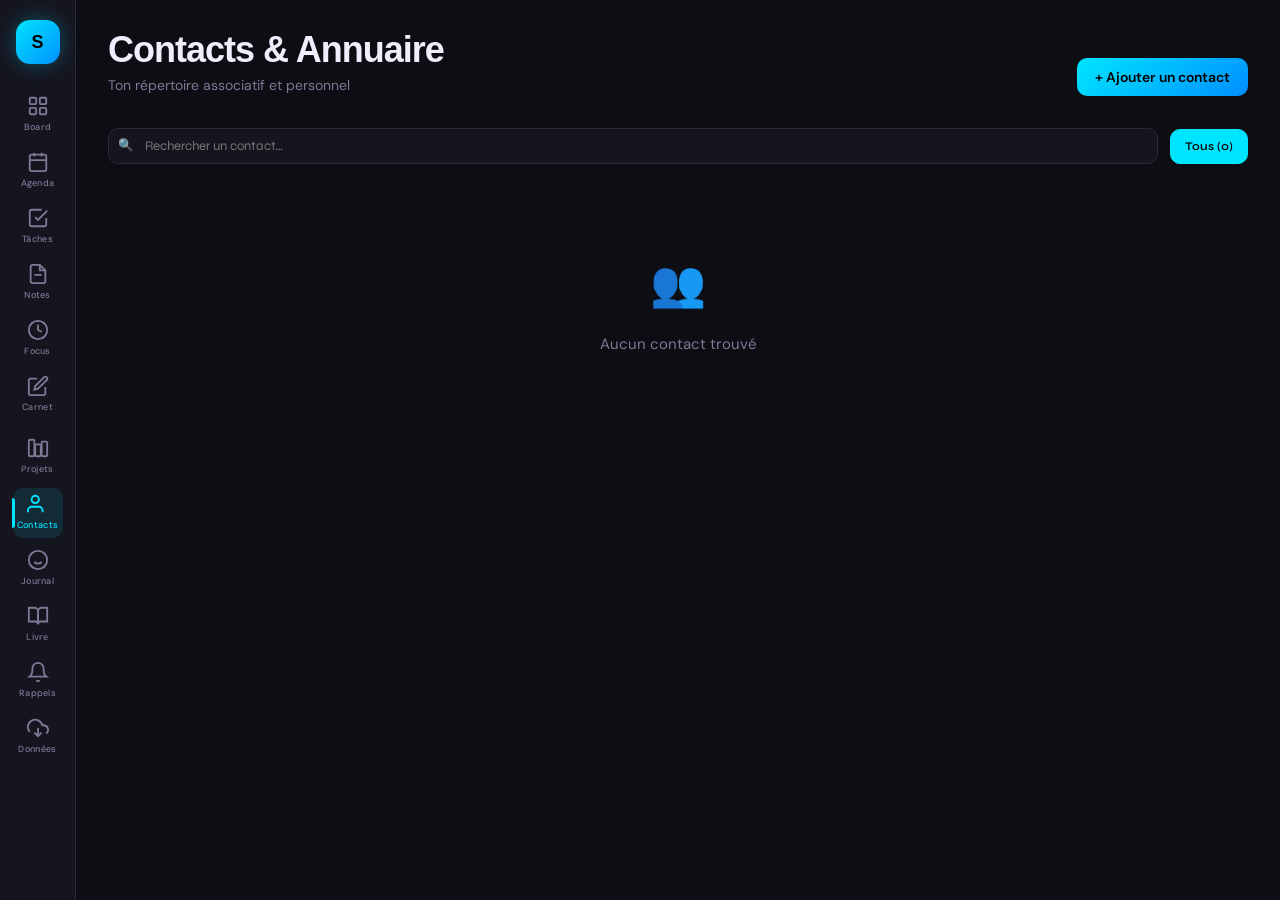
<file: contacts-annuaire.html>
<!DOCTYPE html>
<html lang="fr">
<head>
<meta charset="UTF-8">
<meta name="viewport" content="width=device-width, initial-scale=1.0">
<title>StudyHub — Contacts & Annuaire</title>
<link rel="stylesheet" href="shared.css">
<style>
.toolbar { display: flex; gap: 12px; flex-wrap: wrap; align-items: center; margin-bottom: 24px; }
.search-box { flex: 1; min-width: 200px; position: relative; }
.search-box input { width: 100%; background: var(--surface); border: 1px solid var(--border); border-radius: var(--radius-sm); padding: 9px 12px 9px 36px; color: var(--text); font-size: .88rem; outline: none; font-family: 'Syne', sans-serif; transition: border-color .2s; }
.search-box input:focus { border-color: var(--cyan); }
.search-box::before { content: '🔍'; position: absolute; left: 10px; top: 50%; transform: translateY(-50%); font-size: .82rem; }
.filter-tabs { display: flex; gap: 6px; flex-wrap: wrap; }
.tab { background: var(--surface); border: 1px solid var(--border); color: var(--text-muted); padding: 7px 14px; border-radius: var(--radius-sm); font-size: .78rem; cursor: pointer; transition: all .2s; font-family: 'Syne', sans-serif; font-weight: 600; }
.tab.active { background: var(--cyan); border-color: var(--cyan); color: #000; }

.contacts-grid { display: grid; grid-template-columns: repeat(auto-fill, minmax(240px, 1fr)); gap: 16px; }
.contact-card { background: var(--surface); border: 1px solid var(--border); border-radius: var(--radius); padding: 20px; cursor: pointer; transition: border-color .2s, transform .15s; display: flex; flex-direction: column; gap: 10px; }
.contact-card:hover { border-color: var(--cyan); transform: translateY(-2px); }
.contact-top { display: flex; align-items: center; gap: 12px; }
.contact-avatar { width: 46px; height: 46px; border-radius: 50%; display: flex; align-items: center; justify-content: center; font-family: 'Clash Display', sans-serif; font-size: 1.1rem; font-weight: 700; flex-shrink: 0; }
.contact-name { font-weight: 600; font-size: .95rem; }
.contact-role { font-size: .75rem; color: var(--text-muted); }
.contact-asso { display: inline-block; font-size: .7rem; font-weight: 700; padding: 2px 8px; border-radius: 99px; font-family: 'Syne', sans-serif; text-transform: uppercase; letter-spacing: .5px; }
.contact-info { display: flex; flex-direction: column; gap: 4px; }
.info-line { font-size: .78rem; color: var(--text-muted); display: flex; align-items: center; gap: 6px; }
.info-line a { color: var(--cyan); text-decoration: none; }
.info-line a:hover { text-decoration: underline; }
.empty-state { grid-column: 1/-1; text-align: center; padding: 60px 20px; color: var(--text-muted); }
.empty-state .emoji { font-size: 3rem; margin-bottom: 12px; }

.overlay { display: none; position: fixed; inset: 0; background: rgba(0,0,0,.7); z-index: 200; align-items: center; justify-content: center; padding: 20px; }
.overlay.open { display: flex; }
.modal { background: var(--surface); border: 1px solid var(--border); border-radius: var(--radius); padding: 28px; width: 100%; max-width: 500px; max-height: 90vh; overflow-y: auto; }
.modal h2 { font-family: 'Clash Display', sans-serif; font-size: 1.3rem; margin-bottom: 20px; }
.modal-close { float: right; background: none; border: none; color: var(--text-muted); font-size: 1.2rem; cursor: pointer; }
.field { margin-bottom: 14px; }
.field label { display: block; font-family: 'Syne', sans-serif; font-size: .72rem; color: var(--text-muted); margin-bottom: 5px; font-weight: 600; text-transform: uppercase; letter-spacing: 1px; }
.field input, .field textarea { width: 100%; background: var(--surface2); border: 1px solid var(--border); border-radius: var(--radius-sm); padding: 9px 12px; color: var(--text); font-size: .88rem; outline: none; font-family: 'Syne', sans-serif; transition: border-color .2s; }
.field input:focus, .field textarea:focus { border-color: var(--cyan); }
.field-row { display: flex; gap: 12px; }
.field-row .field { flex: 1; }
.color-picker { display: flex; gap: 8px; }
.color-opt { width: 26px; height: 26px; border-radius: 50%; cursor: pointer; border: 3px solid transparent; transition: border-color .2s; }
.color-opt.selected { border-color: white; }
.modal-actions { display: flex; gap: 10px; justify-content: flex-end; margin-top: 20px; flex-wrap: wrap; }
</style>
</head>
<body>

<!-- SIDEBAR -->
<nav class="nav">
  <a class="nav-logo" href="index.html">S</a>
  <a class="nav-link" href="index.html" title="Board"><svg viewBox="0 0 24 24" fill="none" stroke="currentColor" stroke-width="2"><rect x="3" y="3" width="7" height="7" rx="1"/><rect x="14" y="3" width="7" height="7" rx="1"/><rect x="3" y="14" width="7" height="7" rx="1"/><rect x="14" y="14" width="7" height="7" rx="1"/></svg><span class="nav-label">Board</span></a>
  <a class="nav-link" href="agenda.html" title="Agenda"><svg viewBox="0 0 24 24" fill="none" stroke="currentColor" stroke-width="2"><rect x="3" y="4" width="18" height="18" rx="2"/><line x1="16" y1="2" x2="16" y2="6"/><line x1="8" y1="2" x2="8" y2="6"/><line x1="3" y1="10" x2="21" y2="10"/></svg><span class="nav-label">Agenda</span></a>
  <a class="nav-link" href="tasks.html" title="Tâches"><svg viewBox="0 0 24 24" fill="none" stroke="currentColor" stroke-width="2"><polyline points="9 11 12 14 22 4"/><path d="M21 12v7a2 2 0 0 1-2 2H5a2 2 0 0 1-2-2V5a2 2 0 0 1 2-2h11"/></svg><span class="nav-label">Tâches</span></a>
  <a class="nav-link" href="notes.html" title="Notes"><svg viewBox="0 0 24 24" fill="none" stroke="currentColor" stroke-width="2"><path d="M14 2H6a2 2 0 0 0-2 2v16a2 2 0 0 0 2 2h12a2 2 0 0 0 2-2V8z"/><polyline points="14 2 14 8 20 8"/><line x1="16" y1="13" x2="8" y2="13"/></svg><span class="nav-label">Notes</span></a>
  <a class="nav-link" href="pomodoro.html" title="Pomodoro"><svg viewBox="0 0 24 24" fill="none" stroke="currentColor" stroke-width="2"><circle cx="12" cy="12" r="10"/><polyline points="12 6 12 12 16 14"/></svg><span class="nav-label">Focus</span></a>
  <a class="nav-link" href="carnet.html" title="Carnet"><svg viewBox="0 0 24 24" fill="none" stroke="currentColor" stroke-width="2"><path d="M11 4H4a2 2 0 0 0-2 2v14a2 2 0 0 0 2 2h14a2 2 0 0 0 2-2v-7"/><path d="M18.5 2.5a2.121 2.121 0 0 1 3 3L12 15l-4 1 1-4 9.5-9.5z"/></svg><span class="nav-label">Carnet</span></a>
  <div class="nav-divider"></div>
  <a class="nav-link" href="projets.html" title="Projets"><svg viewBox="0 0 24 24" fill="none" stroke="currentColor" stroke-width="2"><rect x="2" y="3" width="6" height="18" rx="1"/><rect x="9" y="8" width="6" height="13" rx="1"/><rect x="16" y="5" width="6" height="16" rx="1"/></svg><span class="nav-label">Projets</span></a>
  <a class="nav-link active" href="contacts-annuaire.html" title="Contacts"><svg viewBox="0 0 24 24" fill="none" stroke="currentColor" stroke-width="2"><path d="M17 21v-2a4 4 0 0 0-4-4H5a4 4 0 0 0-4 4v2"/><circle cx="9" cy="7" r="4"/></svg><span class="nav-label">Contacts</span></a>
  <a class="nav-link" href="journal-humeur.html" title="Journal"><svg viewBox="0 0 24 24" fill="none" stroke="currentColor" stroke-width="2"><path d="M12 2C6.48 2 2 6.48 2 12s4.48 10 10 10 10-4.48 10-10S17.52 2 12 2z"/><path d="M8 14s1.5 2 4 2 4-2 4-2"/><line x1="9" y1="9" x2="9.01" y2="9"/><line x1="15" y1="9" x2="15.01" y2="9"/></svg><span class="nav-label">Journal</span></a>
  <a class="nav-link" href="livre-audeladesetoiles.html" title="Livre"><svg viewBox="0 0 24 24" fill="none" stroke="currentColor" stroke-width="2"><path d="M2 3h6a4 4 0 0 1 4 4v14a3 3 0 0 0-3-3H2z"/><path d="M22 3h-6a4 4 0 0 0-4 4v14a3 3 0 0 1 3-3h7z"/></svg><span class="nav-label">Livre</span></a>
  <a class="nav-link" href="notifications.html" title="Rappels"><svg viewBox="0 0 24 24" fill="none" stroke="currentColor" stroke-width="2"><path d="M18 8A6 6 0 0 0 6 8c0 7-3 9-3 9h18s-3-2-3-9"/><path d="M13.73 21a2 2 0 0 1-3.46 0"/></svg><span class="nav-label">Rappels</span></a>
  <a class="nav-link" href="import-export.html" title="Données"><svg viewBox="0 0 24 24" fill="none" stroke="currentColor" stroke-width="2"><polyline points="8 17 12 21 16 17"/><line x1="12" y1="12" x2="12" y2="21"/><path d="M20.88 18.09A5 5 0 0 0 18 9h-1.26A8 8 0 1 0 3 16.29"/></svg><span class="nav-label">Données</span></a>
</nav>

<main class="main">
  <div class="page-header">
    <div>
      <h1 class="page-title">Contacts & Annuaire</h1>
      <p class="page-subtitle">Ton répertoire associatif et personnel</p>
    </div>
    <button class="btn btn-primary" onclick="openModal()">+ Ajouter un contact</button>
  </div>

  <div class="toolbar">
    <div class="search-box"><input type="text" id="search" placeholder="Rechercher un contact…" oninput="render()"></div>
    <div class="filter-tabs" id="filter-tabs"><div class="tab active" data-filter="all" onclick="setFilter(this)">Tous</div></div>
  </div>

  <div class="contacts-grid" id="contacts-grid"></div>
</main>

<div class="overlay" id="overlay">
  <div class="modal">
    <button class="modal-close" onclick="closeModal()">✕</button>
    <h2 id="modal-title">Nouveau contact</h2>
    <div class="field-row">
      <div class="field"><label>Prénom *</label><input type="text" id="f-first" placeholder="Prénom"></div>
      <div class="field"><label>Nom</label><input type="text" id="f-last" placeholder="Nom"></div>
    </div>
    <div class="field-row">
      <div class="field"><label>Rôle</label><input type="text" id="f-role" placeholder="Président, Trésorier…"></div>
      <div class="field"><label>Association</label><input type="text" id="f-asso" placeholder="BDE, Handball…"></div>
    </div>
    <div class="field"><label>Email</label><input type="email" id="f-email" placeholder="adresse@example.com"></div>
    <div class="field-row">
      <div class="field"><label>Téléphone</label><input type="tel" id="f-phone" placeholder="06 …"></div>
      <div class="field"><label>Réseau social</label><input type="text" id="f-social" placeholder="@pseudo"></div>
    </div>
    <div class="field"><label>Note</label><textarea id="f-note" placeholder="Info utile…" style="min-height:60px"></textarea></div>
    <div class="field">
      <label>Couleur</label>
      <div class="color-picker">
        <div class="color-opt selected" style="background:#00e5ff" data-color="#00e5ff" onclick="selectColor(this)"></div>
        <div class="color-opt" style="background:#ff3d82" data-color="#ff3d82" onclick="selectColor(this)"></div>
        <div class="color-opt" style="background:#ffe033" data-color="#ffe033" onclick="selectColor(this)"></div>
        <div class="color-opt" style="background:#3dffa0" data-color="#3dffa0" onclick="selectColor(this)"></div>
        <div class="color-opt" style="background:#b56eff" data-color="#b56eff" onclick="selectColor(this)"></div>
        <div class="color-opt" style="background:#ff7a3d" data-color="#ff7a3d" onclick="selectColor(this)"></div>
      </div>
    </div>
    <div class="modal-actions">
      <button class="btn btn-danger" id="btn-delete" onclick="deleteContact()" style="display:none">Supprimer</button>
      <button class="btn btn-ghost" onclick="closeModal()">Annuler</button>
      <button class="btn btn-primary" onclick="saveContact()">Enregistrer</button>
    </div>
  </div>
</div>

<script>
let contacts = JSON.parse(localStorage.getItem('sh_contacts') || '[]');
let editId = null, selectedColor = '#00e5ff', currentFilter = 'all';
function save() { localStorage.setItem('sh_contacts', JSON.stringify(contacts)); }
function getInitials(c) { return ((c.first||'')[0]||'') + ((c.last||'')[0]||'') || '?'; }
function buildFilters() {
  const assos = [...new Set(contacts.map(c=>c.asso).filter(Boolean))];
  document.getElementById('filter-tabs').innerHTML =
    `<div class="tab ${currentFilter==='all'?'active':''}" data-filter="all" onclick="setFilter(this)">Tous (${contacts.length})</div>` +
    assos.map(a=>`<div class="tab ${currentFilter===a?'active':''}" data-filter="${a}" onclick="setFilter(this)">${a}</div>`).join('');
}
function setFilter(el) { currentFilter=el.dataset.filter; render(); }
function render() {
  buildFilters();
  const q = document.getElementById('search').value.toLowerCase();
  let list = contacts.filter(c => {
    const match = currentFilter==='all' || c.asso===currentFilter;
    const search = !q || [c.first,c.last,c.role,c.asso,c.email].filter(Boolean).join(' ').toLowerCase().includes(q);
    return match && search;
  });
  const el = document.getElementById('contacts-grid');
  if(!list.length) { el.innerHTML=`<div class="empty-state"><div class="emoji">👥</div><div>Aucun contact trouvé</div></div>`; return; }
  el.innerHTML = list.map(c => {
    const initials=getInitials(c), color=c.color||'#00e5ff';
    return `<div class="contact-card" onclick="editContact('${c.id}')">
      <div class="contact-top">
        <div class="contact-avatar" style="background:${color}22;color:${color}">${initials}</div>
        <div><div class="contact-name">${c.first||''} ${c.last||''}</div><div class="contact-role">${c.role||'—'}</div></div>
      </div>
      ${c.asso?`<div><span class="contact-asso" style="background:${color}22;color:${color}">${c.asso}</span></div>`:''}
      <div class="contact-info">
        ${c.email?`<div class="info-line">✉️ <a href="mailto:${c.email}" onclick="event.stopPropagation()">${c.email}</a></div>`:''}
        ${c.phone?`<div class="info-line">📞 <a href="tel:${c.phone}" onclick="event.stopPropagation()">${c.phone}</a></div>`:''}
        ${c.social?`<div class="info-line">🔗 ${c.social}</div>`:''}
        ${c.note?`<div class="info-line">📝 ${c.note.substring(0,50)}${c.note.length>50?'…':''}</div>`:''}
      </div>
    </div>`;
  }).join('');
}
function openModal() { editId=null; selectedColor='#00e5ff'; ['first','last','role','asso','email','phone','social','note'].forEach(f=>document.getElementById('f-'+f).value=''); document.getElementById('btn-delete').style.display='none'; document.getElementById('modal-title').textContent='Nouveau contact'; updateColorUI(); document.getElementById('overlay').classList.add('open'); }
function editContact(id) { const c=contacts.find(x=>x.id===id); if(!c) return; editId=id; selectedColor=c.color||'#00e5ff'; document.getElementById('f-first').value=c.first||''; document.getElementById('f-last').value=c.last||''; document.getElementById('f-role').value=c.role||''; document.getElementById('f-asso').value=c.asso||''; document.getElementById('f-email').value=c.email||''; document.getElementById('f-phone').value=c.phone||''; document.getElementById('f-social').value=c.social||''; document.getElementById('f-note').value=c.note||''; document.getElementById('btn-delete').style.display='inline-flex'; document.getElementById('modal-title').textContent='Modifier le contact'; updateColorUI(); document.getElementById('overlay').classList.add('open'); }
function closeModal() { document.getElementById('overlay').classList.remove('open'); }
function selectColor(el) { selectedColor=el.dataset.color; updateColorUI(); }
function updateColorUI() { document.querySelectorAll('.color-opt').forEach(e=>e.classList.toggle('selected', e.dataset.color===selectedColor)); }
function saveContact() {
  const first=document.getElementById('f-first').value.trim(); if(!first){alert('Le prénom est requis');return;}
  const c={id:editId||Date.now().toString(), first, last:document.getElementById('f-last').value.trim(), role:document.getElementById('f-role').value.trim(), asso:document.getElementById('f-asso').value.trim(), email:document.getElementById('f-email').value.trim(), phone:document.getElementById('f-phone').value.trim(), social:document.getElementById('f-social').value.trim(), note:document.getElementById('f-note').value.trim(), color:selectedColor};
  if(editId) contacts=contacts.map(x=>x.id===editId?c:x); else contacts.unshift(c);
  save(); render(); closeModal();
}
function deleteContact() { if(!confirm('Supprimer ce contact ?')) return; contacts=contacts.filter(x=>x.id!==editId); save(); render(); closeModal(); }
render();
</script>
</body>
</html>
</file>
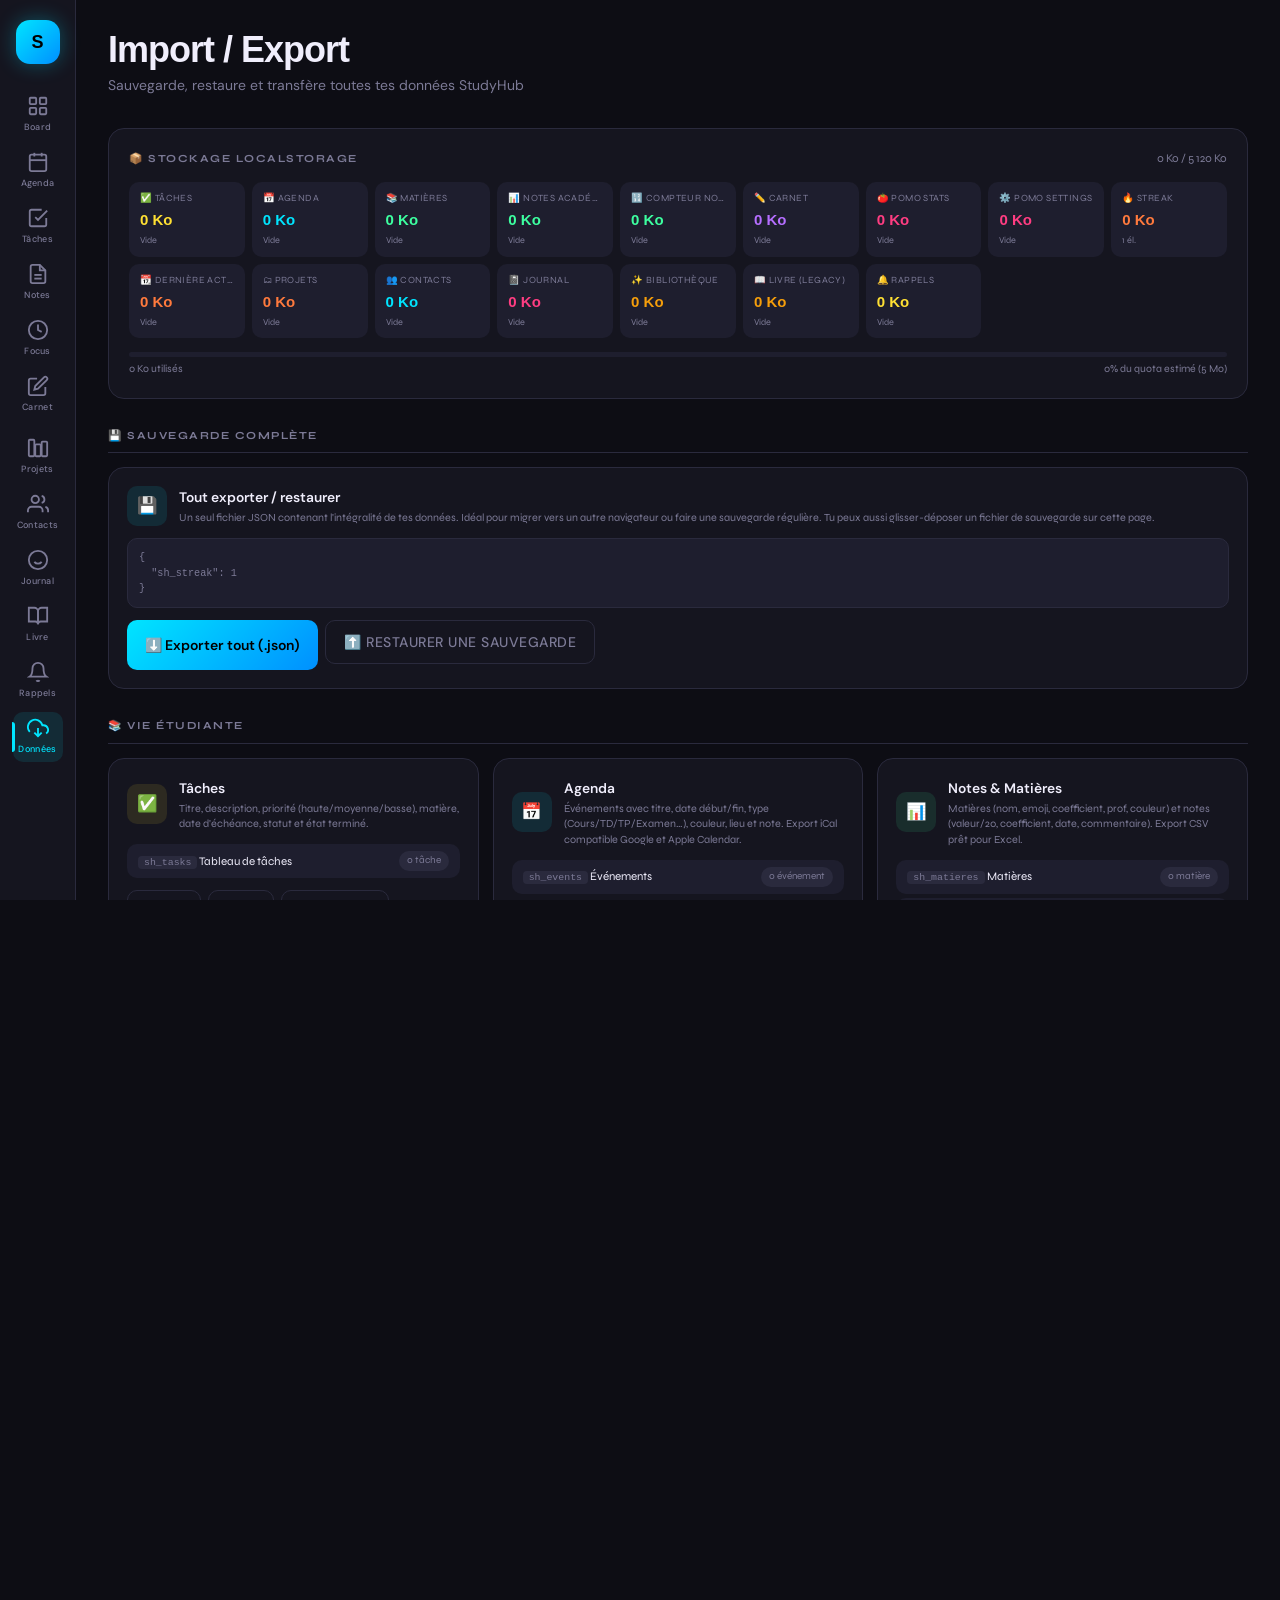
<file: import-export.html>
<!DOCTYPE html>
<html lang="fr">
<head>
<meta charset="UTF-8">
<meta name="viewport" content="width=device-width, initial-scale=1.0">
<title>StudyHub — Import / Export</title>
<link rel="stylesheet" href="shared.css">
<style>
/* STORAGE BANNER */
.storage-banner { background: var(--surface); border: 1px solid var(--border); border-radius: var(--radius); padding: 20px; margin-bottom: 28px; }
.storage-top { display: flex; align-items: center; justify-content: space-between; margin-bottom: 14px; flex-wrap: wrap; gap: 8px; }
.storage-title { font-family: 'Syne', sans-serif; font-size: .72rem; font-weight: 700; text-transform: uppercase; letter-spacing: 1.5px; color: var(--text-muted); }
.storage-grid { display: grid; grid-template-columns: repeat(auto-fill, minmax(115px, 1fr)); gap: 7px; margin-bottom: 14px; }
.si { background: var(--surface2); border-radius: var(--radius-sm); padding: 9px 11px; }
.si-name { font-family: 'Syne', sans-serif; font-size: .63rem; color: var(--text-muted); text-transform: uppercase; letter-spacing: .4px; white-space: nowrap; overflow: hidden; text-overflow: ellipsis; }
.si-size { font-family: 'Clash Display', sans-serif; font-size: 1rem; font-weight: 700; margin-top: 2px; }
.si-count { font-family: 'Syne', sans-serif; font-size: .6rem; color: var(--text-muted); margin-top: 1px; }
.storage-bar { height: 5px; background: var(--surface2); border-radius: 3px; overflow: hidden; }
.storage-bar-fill { height: 100%; background: linear-gradient(90deg, var(--cyan), var(--violet)); border-radius: 3px; transition: width .5s; }
.storage-legend { display: flex; justify-content: space-between; font-family: 'Syne', sans-serif; font-size: .7rem; color: var(--text-muted); margin-top: 4px; }

/* SECTION LABEL */
.sect { font-family: 'Syne', sans-serif; font-size: .72rem; font-weight: 700; text-transform: uppercase; letter-spacing: 1.5px; color: var(--text-muted); margin: 28px 0 14px; padding-bottom: 8px; border-bottom: 1px solid var(--border); display: flex; align-items: center; gap: 8px; }
.sect:first-of-type { margin-top: 0; }

/* GRID */
.ie-grid { display: grid; grid-template-columns: repeat(auto-fill, minmax(300px, 1fr)); gap: 14px; margin-bottom: 4px; }
.full { grid-column: 1/-1; }

/* CARD */
.ie-card { background: var(--surface); border: 1px solid var(--border); border-radius: var(--radius); padding: 18px; display: flex; flex-direction: column; gap: 12px; transition: border-color .2s; }
.ie-card:hover { border-color: rgba(0,229,255,.2); }
.card-head { display: flex; align-items: center; gap: 12px; }
.card-icon { width: 40px; height: 40px; border-radius: var(--radius-sm); display: flex; align-items: center; justify-content: center; font-size: 1.1rem; flex-shrink: 0; }
.card-title { font-weight: 600; font-size: .92rem; }
.card-desc { font-family: 'Syne', sans-serif; font-size: .72rem; color: var(--text-muted); margin-top: 2px; line-height: 1.45; }

/* KEY ROWS */
.key-rows { display: flex; flex-direction: column; gap: 4px; }
.key-row { background: var(--surface2); border-radius: var(--radius-sm); padding: 7px 11px; display: flex; align-items: center; justify-content: space-between; font-family: 'Syne', sans-serif; font-size: .77rem; gap: 8px; }
.key-row code { font-size: .66rem; background: var(--border); padding: 1px 6px; border-radius: 4px; color: var(--text-muted); font-family: 'Courier New', monospace; white-space: nowrap; }
.key-badge { font-size: .66rem; background: var(--border); padding: 2px 8px; border-radius: 99px; color: var(--text-muted); white-space: nowrap; flex-shrink: 0; }

/* ACTIONS */
.ie-actions { display: flex; gap: 7px; flex-wrap: wrap; }

/* BACKUP PREVIEW */
.backup-preview { background: var(--surface2); border: 1px solid var(--border); border-radius: var(--radius-sm); padding: 11px; font-size: .68rem; font-family: 'Courier New', monospace; color: var(--text-muted); max-height: 100px; overflow-y: auto; white-space: pre-wrap; word-break: break-all; line-height: 1.5; }

/* DANGER */
.danger-box { background: rgba(239,68,68,.06); border: 1px solid rgba(239,68,68,.2); border-radius: var(--radius-sm); padding: 10px 14px; font-family: 'Syne', sans-serif; font-size: .76rem; color: var(--text-muted); line-height: 1.5; }

/* TOAST */
.toast { position: fixed; bottom: 24px; right: 24px; background: var(--surface); border: 1px solid var(--green); border-radius: var(--radius); padding: 11px 16px; font-family: 'Syne', sans-serif; font-size: .83rem; display: flex; align-items: center; gap: 8px; z-index: 999; transform: translateY(80px); opacity: 0; transition: all .35s; box-shadow: 0 8px 32px rgba(0,0,0,.5); }
.toast.show { transform: translateY(0); opacity: 1; }
.toast.err { border-color: var(--pink); }
</style>
</head>
<body>

<!-- SIDEBAR -->
<nav class="nav">
  <a class="nav-logo" href="index.html">S</a>
  <a class="nav-link" href="index.html" title="Board">
    <svg viewBox="0 0 24 24" fill="none" stroke="currentColor" stroke-width="2"><rect x="3" y="3" width="7" height="7" rx="1"/><rect x="14" y="3" width="7" height="7" rx="1"/><rect x="3" y="14" width="7" height="7" rx="1"/><rect x="14" y="14" width="7" height="7" rx="1"/></svg>
    <span class="nav-label">Board</span>
  </a>
  <a class="nav-link" href="agenda.html" title="Agenda">
    <svg viewBox="0 0 24 24" fill="none" stroke="currentColor" stroke-width="2"><rect x="3" y="4" width="18" height="18" rx="2"/><line x1="16" y1="2" x2="16" y2="6"/><line x1="8" y1="2" x2="8" y2="6"/><line x1="3" y1="10" x2="21" y2="10"/></svg>
    <span class="nav-label">Agenda</span>
  </a>
  <a class="nav-link" href="tasks.html" title="Tâches">
    <svg viewBox="0 0 24 24" fill="none" stroke="currentColor" stroke-width="2"><polyline points="9 11 12 14 22 4"/><path d="M21 12v7a2 2 0 0 1-2 2H5a2 2 0 0 1-2-2V5a2 2 0 0 1 2-2h11"/></svg>
    <span class="nav-label">Tâches</span>
  </a>
  <a class="nav-link" href="notes.html" title="Notes & Matières">
    <svg viewBox="0 0 24 24" fill="none" stroke="currentColor" stroke-width="2"><path d="M14 2H6a2 2 0 0 0-2 2v16a2 2 0 0 0 2 2h12a2 2 0 0 0 2-2V8z"/><polyline points="14 2 14 8 20 8"/><line x1="16" y1="13" x2="8" y2="13"/><line x1="16" y1="17" x2="8" y2="17"/></svg>
    <span class="nav-label">Notes</span>
  </a>
  <a class="nav-link" href="pomodoro.html" title="Pomodoro">
    <svg viewBox="0 0 24 24" fill="none" stroke="currentColor" stroke-width="2"><circle cx="12" cy="12" r="10"/><polyline points="12 6 12 12 16 14"/></svg>
    <span class="nav-label">Focus</span>
  </a>
  <a class="nav-link" href="carnet.html" title="Carnet de notes">
    <svg viewBox="0 0 24 24" fill="none" stroke="currentColor" stroke-width="2"><path d="M11 4H4a2 2 0 0 0-2 2v14a2 2 0 0 0 2 2h14a2 2 0 0 0 2-2v-7"/><path d="M18.5 2.5a2.121 2.121 0 0 1 3 3L12 15l-4 1 1-4 9.5-9.5z"/></svg>
    <span class="nav-label">Carnet</span>
  </a>
  <div class="nav-divider"></div>
  <a class="nav-link" href="projets.html" title="Projets associatifs">
    <svg viewBox="0 0 24 24" fill="none" stroke="currentColor" stroke-width="2"><rect x="2" y="3" width="6" height="18" rx="1"/><rect x="9" y="8" width="6" height="13" rx="1"/><rect x="16" y="5" width="6" height="16" rx="1"/></svg>
    <span class="nav-label">Projets</span>
  </a>
  <a class="nav-link" href="contacts-annuaire.html" title="Contacts">
    <svg viewBox="0 0 24 24" fill="none" stroke="currentColor" stroke-width="2"><path d="M17 21v-2a4 4 0 0 0-4-4H5a4 4 0 0 0-4 4v2"/><circle cx="9" cy="7" r="4"/><path d="M23 21v-2a4 4 0 0 0-3-3.87"/><path d="M16 3.13a4 4 0 0 1 0 7.75"/></svg>
    <span class="nav-label">Contacts</span>
  </a>
  <a class="nav-link" href="journal-humeur.html" title="Journal & Humeur">
    <svg viewBox="0 0 24 24" fill="none" stroke="currentColor" stroke-width="2"><path d="M12 2C6.48 2 2 6.48 2 12s4.48 10 10 10 10-4.48 10-10S17.52 2 12 2z"/><path d="M8 14s1.5 2 4 2 4-2 4-2"/><line x1="9" y1="9" x2="9.01" y2="9"/><line x1="15" y1="9" x2="15.01" y2="9"/></svg>
    <span class="nav-label">Journal</span>
  </a>
  <a class="nav-link" href="livre-audeladesetoiles.html" title="Mon Livre">
    <svg viewBox="0 0 24 24" fill="none" stroke="currentColor" stroke-width="2"><path d="M2 3h6a4 4 0 0 1 4 4v14a3 3 0 0 0-3-3H2z"/><path d="M22 3h-6a4 4 0 0 0-4 4v14a3 3 0 0 1 3-3h7z"/></svg>
    <span class="nav-label">Livre</span>
  </a>
  <a class="nav-link" href="notifications.html" title="Rappels">
    <svg viewBox="0 0 24 24" fill="none" stroke="currentColor" stroke-width="2"><path d="M18 8A6 6 0 0 0 6 8c0 7-3 9-3 9h18s-3-2-3-9"/><path d="M13.73 21a2 2 0 0 1-3.46 0"/></svg>
    <span class="nav-label">Rappels</span>
  </a>
  <a class="nav-link active" href="import-export.html" title="Import / Export">
    <svg viewBox="0 0 24 24" fill="none" stroke="currentColor" stroke-width="2"><polyline points="8 17 12 21 16 17"/><line x1="12" y1="12" x2="12" y2="21"/><path d="M20.88 18.09A5 5 0 0 0 18 9h-1.26A8 8 0 1 0 3 16.29"/></svg>
    <span class="nav-label">Données</span>
  </a>
</nav>

<!-- MAIN -->
<main class="main">
  <div class="page-header">
    <div>
      <h1 class="page-title">Import / Export</h1>
      <p class="page-subtitle">Sauvegarde, restaure et transfère toutes tes données StudyHub</p>
    </div>
  </div>

  <!-- STOCKAGE -->
  <div class="storage-banner">
    <div class="storage-top">
      <span class="storage-title">📦 Stockage localStorage</span>
      <span id="storage-total" style="font-family:'Syne',sans-serif;font-size:.78rem;color:var(--text-muted)">Calcul…</span>
    </div>
    <div class="storage-grid" id="storage-grid"></div>
    <div class="storage-bar"><div class="storage-bar-fill" id="storage-fill" style="width:0%"></div></div>
    <div class="storage-legend">
      <span id="storage-kb">0 Ko</span>
      <span id="storage-pct">0% du quota estimé (5 Mo)</span>
    </div>
  </div>

  <!-- ══ SAUVEGARDE GLOBALE ══ -->
  <div class="sect">💾 Sauvegarde complète</div>
  <div class="ie-grid">
    <div class="ie-card full">
      <div class="card-head">
        <div class="card-icon" style="background:rgba(0,229,255,.1);color:var(--cyan)">💾</div>
        <div>
          <div class="card-title">Tout exporter / restaurer</div>
          <div class="card-desc">Un seul fichier JSON contenant l'intégralité de tes données. Idéal pour migrer vers un autre navigateur ou faire une sauvegarde régulière. Tu peux aussi glisser-déposer un fichier de sauvegarde sur cette page.</div>
        </div>
      </div>
      <div class="backup-preview" id="backup-preview">Chargement…</div>
      <div class="ie-actions">
        <button class="btn btn-primary" onclick="exportAll()">⬇️ Exporter tout (.json)</button>
        <label class="btn btn-ghost" style="cursor:pointer">
          ⬆️ Restaurer une sauvegarde
          <input type="file" accept=".json" style="display:none" onchange="importAll(this)">
        </label>
      </div>
    </div>
  </div>

  <!-- ══ VIE ÉTUDIANTE ══ -->
  <div class="sect">📚 Vie étudiante</div>
  <div class="ie-grid">

    <!-- TÂCHES -->
    <!-- sh_tasks : [{id, title, desc, priority, subject, due, status, done, created}] -->
    <div class="ie-card">
      <div class="card-head">
        <div class="card-icon" style="background:rgba(255,224,51,.1);color:var(--yellow)">✅</div>
        <div>
          <div class="card-title">Tâches</div>
          <div class="card-desc">Titre, description, priorité (haute/moyenne/basse), matière, date d'échéance, statut et état terminé.</div>
        </div>
      </div>
      <div class="key-rows">
        <div class="key-row"><span><code>sh_tasks</code> Tableau de tâches</span><span class="key-badge" id="b-tasks">0 tâche</span></div>
      </div>
      <div class="ie-actions">
        <button class="btn btn-ghost" onclick="exportJSON('sh_tasks','taches')">JSON</button>
        <button class="btn btn-ghost" onclick="exportTasksCSV()">CSV</button>
        <label class="btn btn-ghost" style="cursor:pointer">Importer <input type="file" accept=".json" style="display:none" onchange="importKey('sh_tasks',this,'Tâches')"></label>
      </div>
    </div>

    <!-- AGENDA -->
    <!-- sh_events : [{id, title, start, end, date, type, color, location, note}] -->
    <div class="ie-card">
      <div class="card-head">
        <div class="card-icon" style="background:rgba(0,229,255,.1);color:var(--cyan)">📅</div>
        <div>
          <div class="card-title">Agenda</div>
          <div class="card-desc">Événements avec titre, date début/fin, type (Cours/TD/TP/Examen…), couleur, lieu et note. Export iCal compatible Google et Apple Calendar.</div>
        </div>
      </div>
      <div class="key-rows">
        <div class="key-row"><span><code>sh_events</code> Événements</span><span class="key-badge" id="b-events">0 événement</span></div>
      </div>
      <div class="ie-actions">
        <button class="btn btn-ghost" onclick="exportJSON('sh_events','agenda')">JSON</button>
        <button class="btn btn-ghost" onclick="exportICS()">iCal (.ics)</button>
        <label class="btn btn-ghost" style="cursor:pointer">Importer <input type="file" accept=".json" style="display:none" onchange="importKey('sh_events',this,'Agenda')"></label>
      </div>
    </div>

    <!-- NOTES & MATIÈRES -->
    <!-- sh_matieres : [{id, name, emoji, coeff, prof, color, avg}]
         sh_grades   : [{id, subjectId, name, value, coeff, date, comment}]
         sh_notes_count : number -->
    <div class="ie-card">
      <div class="card-head">
        <div class="card-icon" style="background:rgba(61,255,160,.1);color:var(--green)">📊</div>
        <div>
          <div class="card-title">Notes & Matières</div>
          <div class="card-desc">Matières (nom, emoji, coefficient, prof, couleur) et notes (valeur/20, coefficient, date, commentaire). Export CSV prêt pour Excel.</div>
        </div>
      </div>
      <div class="key-rows">
        <div class="key-row"><span><code>sh_matieres</code> Matières</span><span class="key-badge" id="b-matieres">0 matière</span></div>
        <div class="key-row"><span><code>sh_grades</code> Notes individuelles</span><span class="key-badge" id="b-grades">0 note</span></div>
        <div class="key-row"><span><code>sh_notes_count</code> Compteur</span><span class="key-badge" id="b-notes-count">0</span></div>
      </div>
      <div class="ie-actions">
        <button class="btn btn-ghost" onclick="exportNotesBundle()">JSON (tout)</button>
        <button class="btn btn-ghost" onclick="exportGradesCSV()">CSV notes</button>
        <label class="btn btn-ghost" style="cursor:pointer">Importer <input type="file" accept=".json" style="display:none" onchange="importNotesBundle(this)"></label>
      </div>
    </div>

    <!-- CARNET -->
    <!-- sh_carnet_notes : [{id, title, content, tags, color, pinned, created, updated}] -->
    <div class="ie-card">
      <div class="card-head">
        <div class="card-icon" style="background:rgba(181,110,255,.1);color:var(--violet)">✏️</div>
        <div>
          <div class="card-title">Carnet de notes</div>
          <div class="card-desc">Notes avec titre, contenu HTML formaté, tags, couleur, état épinglé, dates de création et modification.</div>
        </div>
      </div>
      <div class="key-rows">
        <div class="key-row"><span><code>sh_carnet_notes</code> Notes rapides</span><span class="key-badge" id="b-carnet">0 note</span></div>
      </div>
      <div class="ie-actions">
        <button class="btn btn-ghost" onclick="exportJSON('sh_carnet_notes','carnet')">JSON</button>
        <button class="btn btn-ghost" onclick="exportCarnetMD()">Markdown</button>
        <label class="btn btn-ghost" style="cursor:pointer">Importer <input type="file" accept=".json" style="display:none" onchange="importKey('sh_carnet_notes',this,'Carnet')"></label>
      </div>
    </div>

    <!-- POMODORO -->
    <!-- sh_pomo_stats    : {sessions, minutes}
         sh_pomo_settings : {work, short, long, cycle}
         sh_streak        : string (number)
         sh_last_active   : string (date ISO) -->
    <div class="ie-card">
      <div class="card-head">
        <div class="card-icon" style="background:rgba(255,61,130,.1);color:var(--pink)">🍅</div>
        <div>
          <div class="card-title">Focus Pomodoro</div>
          <div class="card-desc">Statistiques cumulées (sessions, minutes), paramètres (durées travail/pause), streak de jours actifs et date dernière activité.</div>
        </div>
      </div>
      <div class="key-rows">
        <div class="key-row"><span><code>sh_pomo_stats</code> Stats cumulées</span><span class="key-badge" id="b-pomo-stats">0 session</span></div>
        <div class="key-row"><span><code>sh_pomo_settings</code> Paramètres</span><span class="key-badge" id="b-pomo-settings">—</span></div>
        <div class="key-row"><span><code>sh_streak</code> Jours consécutifs</span><span class="key-badge" id="b-streak">0 jour</span></div>
        <div class="key-row"><span><code>sh_last_active</code> Dernière activité</span><span class="key-badge" id="b-last-active">—</span></div>
      </div>
      <div class="ie-actions">
        <button class="btn btn-ghost" onclick="exportPomoBundle()">JSON (tout)</button>
        <label class="btn btn-ghost" style="cursor:pointer">Importer <input type="file" accept=".json" style="display:none" onchange="importPomoBundle(this)"></label>
      </div>
    </div>

  </div>

  <!-- ══ VIE ASSOCIATIVE ══ -->
  <div class="sect">🤝 Vie associative</div>
  <div class="ie-grid">

    <!-- PROJETS -->
    <!-- sh_projects : [{id, name, desc, status, deadline, asso, resp, color, steps:[{id,text,done}]}] -->
    <div class="ie-card">
      <div class="card-head">
        <div class="card-icon" style="background:rgba(255,122,61,.1);color:var(--orange)">🗂</div>
        <div>
          <div class="card-title">Projets associatifs</div>
          <div class="card-desc">Projets Kanban avec nom, statut (à faire/en cours/révision/terminé), deadline, responsable, association, couleur et étapes.</div>
        </div>
      </div>
      <div class="key-rows">
        <div class="key-row"><span><code>sh_projects</code> Projets</span><span class="key-badge" id="b-projects">0 projet</span></div>
      </div>
      <div class="ie-actions">
        <button class="btn btn-ghost" onclick="exportJSON('sh_projects','projets')">JSON</button>
        <button class="btn btn-ghost" onclick="exportProjectsCSV()">CSV</button>
        <label class="btn btn-ghost" style="cursor:pointer">Importer <input type="file" accept=".json" style="display:none" onchange="importKey('sh_projects',this,'Projets')"></label>
      </div>
    </div>

    <!-- CONTACTS -->
    <!-- sh_contacts : [{id, first, last, role, asso, email, phone, social, note, color}] -->
    <div class="ie-card">
      <div class="card-head">
        <div class="card-icon" style="background:rgba(0,229,255,.1);color:var(--cyan)">👥</div>
        <div>
          <div class="card-title">Contacts & Annuaire</div>
          <div class="card-desc">Contacts avec prénom, nom, rôle, association, email, téléphone, réseau social et note. Export CSV compatible tout tableur.</div>
        </div>
      </div>
      <div class="key-rows">
        <div class="key-row"><span><code>sh_contacts</code> Contacts</span><span class="key-badge" id="b-contacts">0 contact</span></div>
      </div>
      <div class="ie-actions">
        <button class="btn btn-ghost" onclick="exportJSON('sh_contacts','contacts')">JSON</button>
        <button class="btn btn-ghost" onclick="exportContactsCSV()">CSV</button>
        <label class="btn btn-ghost" style="cursor:pointer">Importer <input type="file" accept=".json" style="display:none" onchange="importKey('sh_contacts',this,'Contacts')"></label>
      </div>
    </div>

  </div>

  <!-- ══ VIE PERSONNELLE ══ -->
  <div class="sect">🙋 Vie personnelle</div>
  <div class="ie-grid">

    <!-- JOURNAL -->
    <!-- sh_journal : [{id, date, mood, tags, text, words}] -->
    <div class="ie-card">
      <div class="card-head">
        <div class="card-icon" style="background:rgba(255,61,130,.1);color:var(--pink)">📓</div>
        <div>
          <div class="card-title">Journal & Humeur</div>
          <div class="card-desc">Entrées quotidiennes avec date, humeur (1–5 😞→😄), tags libres et texte. Export texte brut formaté.</div>
        </div>
      </div>
      <div class="key-rows">
        <div class="key-row"><span><code>sh_journal</code> Entrées journal</span><span class="key-badge" id="b-journal">0 entrée</span></div>
      </div>
      <div class="ie-actions">
        <button class="btn btn-ghost" onclick="exportJSON('sh_journal','journal')">JSON</button>
        <button class="btn btn-ghost" onclick="exportJournalTXT()">Texte (.txt)</button>
        <label class="btn btn-ghost" style="cursor:pointer">Importer <input type="file" accept=".json" style="display:none" onchange="importKey('sh_journal',this,'Journal')"></label>
      </div>
    </div>

    <!-- LIVRE -->
    <!-- sh_library : { books:[{id, title, subtitle, genre, goal, synopsis,
                                chapters:[{id,title,text,notes}],
                                characters:[{id,name,role,desc}],
                                wordsByDay:{}}] }
         sh_livre   : ancien format (migré automatiquement) -->
    <div class="ie-card">
      <div class="card-head">
        <div class="card-icon" style="background:rgba(245,158,11,.1);color:#f59e0b">✨</div>
        <div>
          <div class="card-title">Bibliothèque — Mes livres</div>
          <div class="card-desc">Livres avec titre, genre, objectif de mots, synopsis, chapitres (texte + notes), personnages et progression quotidienne.</div>
        </div>
      </div>
      <div class="key-rows">
        <div class="key-row"><span><code>sh_library</code> Bibliothèque (format actuel)</span><span class="key-badge" id="b-library">0 livre</span></div>
        <div class="key-row"><span><code>sh_livre</code> Ancien format (rétrocompat.)</span><span class="key-badge" id="b-livre">—</span></div>
      </div>
      <div class="ie-actions">
        <button class="btn btn-ghost" onclick="exportJSON('sh_library','bibliotheque')">JSON</button>
        <button class="btn btn-ghost" onclick="exportLivreTXT()">Texte complet</button>
        <label class="btn btn-ghost" style="cursor:pointer">Importer <input type="file" accept=".json" style="display:none" onchange="importKey('sh_library',this,'Bibliothèque')"></label>
      </div>
    </div>

    <!-- RAPPELS -->
    <!-- sh_reminders : [{id, title, datetime, cat, repeat, color, done}] -->
    <div class="ie-card">
      <div class="card-head">
        <div class="card-icon" style="background:rgba(255,224,51,.1);color:var(--yellow)">🔔</div>
        <div>
          <div class="card-title">Rappels & Notifications</div>
          <div class="card-desc">Rappels avec titre, date/heure, catégorie (cours/devoir/asso/perso), répétition et état terminé.</div>
        </div>
      </div>
      <div class="key-rows">
        <div class="key-row"><span><code>sh_reminders</code> Rappels</span><span class="key-badge" id="b-reminders">0 rappel</span></div>
      </div>
      <div class="ie-actions">
        <button class="btn btn-ghost" onclick="exportJSON('sh_reminders','rappels')">JSON</button>
        <button class="btn btn-ghost" onclick="exportRemindersCSV()">CSV</button>
        <label class="btn btn-ghost" style="cursor:pointer">Importer <input type="file" accept=".json" style="display:none" onchange="importKey('sh_reminders',this,'Rappels')"></label>
      </div>
    </div>

  </div>

  <!-- ══ DANGER ZONE ══ -->
  <div class="sect">⚠️ Danger zone</div>
  <div class="ie-grid">
    <div class="ie-card full">
      <div class="card-head">
        <div class="card-icon" style="background:rgba(239,68,68,.1);color:#ef4444">🗑</div>
        <div>
          <div class="card-title">Réinitialisation complète</div>
          <div class="card-desc">Supprime définitivement toutes les données StudyHub stockées dans ce navigateur. Cette action est irréversible.</div>
        </div>
      </div>
      <div class="danger-box">⚠️ <strong>Attention :</strong> seront supprimées — tâches, agenda, matières, notes, carnet, sessions Pomodoro, projets, contacts, journal, livres, rappels et tous les paramètres. Exporte une sauvegarde complète avant de continuer.</div>
      <div class="ie-actions">
        <button class="btn btn-danger" onclick="resetAll()">🗑 Tout réinitialiser</button>
        <button class="btn btn-ghost" onclick="exportAll()">💾 Sauvegarder d'abord</button>
      </div>
    </div>
  </div>

</main>

<div class="toast" id="toast"><span id="toast-msg"></span></div>

<script>
// ── Toutes les clés localStorage de la plateforme ──
const ALL_KEYS = {
  // Vie étudiante
  sh_tasks:        { label:'Tâches',             icon:'✅', color:'var(--yellow)' },
  sh_events:       { label:'Agenda',             icon:'📅', color:'var(--cyan)'   },
  sh_matieres:     { label:'Matières',           icon:'📚', color:'var(--green)'  },
  sh_grades:       { label:'Notes académiques',  icon:'📊', color:'var(--green)'  },
  sh_notes_count:  { label:'Compteur notes',     icon:'🔢', color:'var(--green)'  },
  sh_carnet_notes: { label:'Carnet',             icon:'✏️', color:'var(--violet)' },
  sh_pomo_stats:   { label:'Pomo stats',         icon:'🍅', color:'var(--pink)'   },
  sh_pomo_settings:{ label:'Pomo settings',      icon:'⚙️', color:'var(--pink)'   },
  sh_streak:       { label:'Streak',             icon:'🔥', color:'var(--orange)' },
  sh_last_active:  { label:'Dernière activité',  icon:'📆', color:'var(--orange)' },
  // Vie associative
  sh_projects:     { label:'Projets',            icon:'🗂',  color:'var(--orange)' },
  sh_contacts:     { label:'Contacts',           icon:'👥', color:'var(--cyan)'   },
  // Vie personnelle
  sh_journal:      { label:'Journal',            icon:'📓', color:'var(--pink)'   },
  sh_library:      { label:'Bibliothèque',       icon:'✨', color:'#f59e0b'       },
  sh_livre:        { label:'Livre (legacy)',      icon:'📖', color:'#f59e0b'       },
  sh_reminders:    { label:'Rappels',            icon:'🔔', color:'var(--yellow)' },
};

// ── UTILITAIRES ──
function toast(msg, err=false) {
  const t=document.getElementById('toast');
  document.getElementById('toast-msg').textContent=msg;
  t.className='toast show'+(err?' err':'');
  setTimeout(()=>t.classList.remove('show'),3500);
}
function sizeKb(key) { return Math.round((localStorage.getItem(key)||'').length*2/1024); }
function countOf(key) {
  try {
    const raw=localStorage.getItem(key); if(!raw) return 0;
    const v=JSON.parse(raw);
    if(Array.isArray(v)) return v.length;
    if(v && typeof v==='object') {
      if(v.books) return v.books.length;         // sh_library
      if(v.sessions!==undefined) return v.sessions; // sh_pomo_stats
      return Object.keys(v).length;
    }
    if(typeof v==='number') return v;
    return 1;
  } catch { return 0; }
}
function pl(n, word, wordP) { return n+' '+(n>1?(wordP||word+'s'):word); }
function today() { return new Date().toISOString().substring(0,10); }
function download(filename, content, mime='application/json') {
  const a=document.createElement('a');
  a.href=URL.createObjectURL(new Blob([content],{type:mime}));
  a.download=filename; a.click();
  setTimeout(()=>URL.revokeObjectURL(a.href),1000);
}

// ── RENDU STOCKAGE ──
function renderStorage() {
  const grid=document.getElementById('storage-grid');
  let total=0;
  grid.innerHTML=Object.entries(ALL_KEYS).map(([key,meta])=>{
    const kb=sizeKb(key); total+=kb;
    const cnt=countOf(key);
    return`<div class="si">
      <div class="si-name">${meta.icon} ${meta.label}</div>
      <div class="si-size" style="color:${meta.color}">${kb} Ko</div>
      <div class="si-count">${cnt>0?cnt+' él.':'Vide'}</div>
    </div>`;
  }).join('');
  const pct=Math.min(100,Math.round(total/5120*100));
  document.getElementById('storage-fill').style.width=pct+'%';
  document.getElementById('storage-kb').textContent=total+' Ko utilisés';
  document.getElementById('storage-pct').textContent=pct+'% du quota estimé (5 Mo)';
  document.getElementById('storage-total').textContent=total+' Ko / 5 120 Ko';

  // Badges des cartes
  document.getElementById('b-tasks').textContent     = pl(countOf('sh_tasks'),'tâche');
  document.getElementById('b-events').textContent    = pl(countOf('sh_events'),'événement');
  document.getElementById('b-matieres').textContent  = pl(countOf('sh_matieres'),'matière');
  document.getElementById('b-grades').textContent    = pl(countOf('sh_grades'),'note');
  document.getElementById('b-notes-count').textContent = (parseInt(localStorage.getItem('sh_notes_count')||'0'))+' note(s)';
  document.getElementById('b-carnet').textContent    = pl(countOf('sh_carnet_notes'),'note');
  const ps=JSON.parse(localStorage.getItem('sh_pomo_stats')||'{"sessions":0,"minutes":0}');
  document.getElementById('b-pomo-stats').textContent = pl(ps.sessions,'session')+' · '+(ps.minutes||0)+' min';
  const pset=JSON.parse(localStorage.getItem('sh_pomo_settings')||'null');
  document.getElementById('b-pomo-settings').textContent = pset ? `${pset.work}min travail · ${pset.short}min pause` : 'Défaut (25/5/15)';
  document.getElementById('b-streak').textContent    = pl(parseInt(localStorage.getItem('sh_streak')||'0'),'jour');
  const la=localStorage.getItem('sh_last_active');
  document.getElementById('b-last-active').textContent = la ? new Date(la+'T12:00').toLocaleDateString('fr-FR',{day:'numeric',month:'short',year:'numeric'}) : '—';
  document.getElementById('b-projects').textContent  = pl(countOf('sh_projects'),'projet');
  document.getElementById('b-contacts').textContent  = pl(countOf('sh_contacts'),'contact');
  document.getElementById('b-journal').textContent   = pl(countOf('sh_journal'),'entrée');
  const lib=JSON.parse(localStorage.getItem('sh_library')||'{"books":[]}');
  const livres=lib.books||[];
  document.getElementById('b-library').textContent = pl(livres.length,'livre');
  const totalMots=livres.reduce((s,b)=>(b.chapters||[]).reduce((ss,c)=>ss+(c.text||'').trim().split(/\s+/).filter(Boolean).length,s),0);
  document.getElementById('b-library').textContent += ' · '+totalMots.toLocaleString('fr-FR')+' mots';
  document.getElementById('b-livre').textContent    = localStorage.getItem('sh_livre') ? 'Présent (migré)' : 'Absent';
  document.getElementById('b-reminders').textContent = pl(countOf('sh_reminders'),'rappel');
}

// ── APERÇU BACKUP ──
function buildPreview() {
  const data={};
  Object.keys(ALL_KEYS).forEach(k=>{try{const v=localStorage.getItem(k);if(v)data[k]=JSON.parse(v);}catch{}});
  const json=JSON.stringify(data,null,2);
  document.getElementById('backup-preview').textContent=
    Object.keys(data).length===0 ? '// Aucune donnée enregistrée pour l\'instant.' :
    json.length>600 ? json.substring(0,600)+'…' : json;
}

// ── EXPORT / IMPORT COMPLET ──
function exportAll() {
  const data={_version:3,_date:new Date().toISOString(),_app:'StudyHub'};
  Object.keys(ALL_KEYS).forEach(k=>{try{const v=localStorage.getItem(k);if(v)data[k]=JSON.parse(v);}catch{}});
  download('studyhub-backup-'+today()+'.json',JSON.stringify(data,null,2));
  toast('✅ Sauvegarde complète exportée !');
}
function importAll(input) {
  const f=input.files[0]; if(!f)return;
  const r=new FileReader();
  r.onload=e=>{
    try{
      const data=JSON.parse(e.target.result);
      if(!confirm('⚠️ Cela remplacera TOUTES tes données actuelles. Continuer ?'))return;
      Object.keys(ALL_KEYS).forEach(k=>{if(data[k]!==undefined)localStorage.setItem(k,JSON.stringify(data[k]));});
      toast('✅ Données restaurées ! Actualise les autres pages.');
      renderStorage(); buildPreview();
    }catch{toast('❌ Fichier invalide ou corrompu',true);}
  };
  r.readAsText(f);
}

// ── IMPORT / EXPORT CLÉ UNIQUE ──
function exportJSON(key,name) {
  const data=localStorage.getItem(key)||'[]';
  download('studyhub-'+name+'-'+today()+'.json',data);
  toast('✅ '+name+' exporté en JSON');
}
function importKey(key,input,label) {
  const f=input.files[0]; if(!f)return;
  const r=new FileReader();
  r.onload=e=>{
    try{
      JSON.parse(e.target.result);
      if(!confirm('Remplacer les données "'+label+'" actuelles ?'))return;
      localStorage.setItem(key,e.target.result);
      toast('✅ '+label+' importé !'); renderStorage();
    }catch{toast('❌ JSON invalide',true);}
  };
  r.readAsText(f);
}

// ── TÂCHES CSV ──
// {id, title, desc, priority, subject, due, status, done, created}
function exportTasksCSV() {
  const tasks=JSON.parse(localStorage.getItem('sh_tasks')||'[]');
  const rows=[['ID','Titre','Description','Priorité','Matière','Échéance','Statut','Terminée','Créée le']];
  tasks.forEach(t=>rows.push([
    t.id||'', t.title||'', t.desc||'',
    t.priority||'', t.subject||'', t.due||'',
    t.status||'', t.done?'oui':'non',
    t.created ? new Date(t.created).toLocaleDateString('fr-FR') : ''
  ]));
  download('taches-'+today()+'.csv','\uFEFF'+rows.map(r=>r.map(c=>'"'+String(c).replace(/"/g,'""')+'"').join(',')).join('\n'),'text/csv');
  toast('✅ Tâches exportées en CSV');
}

// ── AGENDA iCAL ──
// {id, title, start, end, date, type, color, location, note}
function exportICS() {
  const events=JSON.parse(localStorage.getItem('sh_events')||'[]');
  let ics='BEGIN:VCALENDAR\nVERSION:2.0\nPRODID:-//StudyHub//FR\nCALSCALE:GREGORIAN\n';
  events.forEach(ev=>{
    const s=ev.start||ev.date; if(!s)return;
    const e=ev.end||s;
    const fmt=d=>{
      try{ return d.replace(/[-:]/g,'').replace('T','T').substring(0,15)+'00Z'; }
      catch{ return ''; }
    };
    ics+=`BEGIN:VEVENT\nUID:${ev.id||Date.now()}@studyhub\nSUMMARY:${(ev.title||'').replace(/[,;\\]/g,' ')}\nDTSTART:${fmt(s)}\nDTEND:${fmt(e)}\nDESCRIPTION:${(ev.note||'').replace(/\n/g,'\\n').replace(/[,;]/g,' ')}\nLOCATION:${(ev.location||'').replace(/[,;]/g,' ')}\nCATEGORIES:${ev.type||'Cours'}\nEND:VEVENT\n`;
  });
  ics+='END:VCALENDAR';
  download('agenda-studyhub-'+today()+'.ics',ics,'text/calendar');
  toast('✅ Agenda exporté en iCal');
}

// ── NOTES & MATIÈRES BUNDLE ──
// sh_matieres: [{id, name, emoji, coeff, prof, color, avg}]
// sh_grades  : [{id, subjectId, name, value, coeff, date, comment}]
function exportNotesBundle() {
  const bundle={
    matieres:    JSON.parse(localStorage.getItem('sh_matieres')||'[]'),
    grades:      JSON.parse(localStorage.getItem('sh_grades')||'[]'),
    notes_count: parseInt(localStorage.getItem('sh_notes_count')||'0')
  };
  download('notes-matieres-'+today()+'.json',JSON.stringify(bundle,null,2));
  toast('✅ Notes & matières exportées');
}
function importNotesBundle(input) {
  const f=input.files[0]; if(!f)return;
  const r=new FileReader();
  r.onload=e=>{
    try{
      const b=JSON.parse(e.target.result);
      if(!confirm('Remplacer tes notes et matières actuelles ?'))return;
      if(b.matieres!==undefined) localStorage.setItem('sh_matieres',JSON.stringify(b.matieres));
      if(b.grades!==undefined)   localStorage.setItem('sh_grades',JSON.stringify(b.grades));
      if(b.notes_count!==undefined) localStorage.setItem('sh_notes_count',String(b.notes_count));
      toast('✅ Notes & matières importées !'); renderStorage();
    }catch{toast('❌ Fichier invalide',true);}
  };
  r.readAsText(f);
}
function exportGradesCSV() {
  const matieres=JSON.parse(localStorage.getItem('sh_matieres')||'[]');
  const grades=JSON.parse(localStorage.getItem('sh_grades')||'[]');
  const nameMap={}; matieres.forEach(m=>nameMap[m.id]=m.name);
  const rows=[['Matière','Intitulé','Note /20','Coefficient','Date','Commentaire']];
  grades.forEach(g=>rows.push([
    nameMap[g.subjectId]||g.subjectId||'', g.name||'',
    g.value!==undefined?g.value:'', g.coeff!==undefined?g.coeff:1,
    g.date||'', g.comment||''
  ]));
  download('notes-'+today()+'.csv','\uFEFF'+rows.map(r=>r.map(c=>'"'+String(c).replace(/"/g,'""')+'"').join(',')).join('\n'),'text/csv');
  toast('✅ Notes exportées en CSV');
}

// ── CARNET MARKDOWN ──
// {id, title, content (HTML), tags, color, pinned, created, updated}
function exportCarnetMD() {
  const notes=JSON.parse(localStorage.getItem('sh_carnet_notes')||'[]');
  let md='# Carnet de notes — StudyHub\n\nExport du '+new Date().toLocaleDateString('fr-FR')+'\n\n---\n\n';
  notes.forEach(n=>{
    const clean=(n.content||'').replace(/<[^>]+>/g,' ').replace(/\s+/g,' ').trim();
    md+=`## ${n.title||'Sans titre'}${n.pinned?' 📌':''}\n`;
    if(n.tags&&n.tags.length) md+=`*Tags : ${n.tags.join(', ')}*\n`;
    md+=`\n${clean}\n\n---\n\n`;
  });
  download('carnet-'+today()+'.md',md,'text/markdown');
  toast('✅ Carnet exporté en Markdown');
}

// ── POMODORO BUNDLE ──
// sh_pomo_stats   : {sessions, minutes}
// sh_pomo_settings: {work, short, long, cycle}
// sh_streak       : string number
// sh_last_active  : string date
function exportPomoBundle() {
  const bundle={
    stats:       JSON.parse(localStorage.getItem('sh_pomo_stats')||'{"sessions":0,"minutes":0}'),
    settings:    JSON.parse(localStorage.getItem('sh_pomo_settings')||'{"work":25,"short":5,"long":15,"cycle":4}'),
    streak:      parseInt(localStorage.getItem('sh_streak')||'0'),
    last_active: localStorage.getItem('sh_last_active')||''
  };
  download('pomodoro-'+today()+'.json',JSON.stringify(bundle,null,2));
  toast('✅ Données Pomodoro exportées');
}
function importPomoBundle(input) {
  const f=input.files[0]; if(!f)return;
  const r=new FileReader();
  r.onload=e=>{
    try{
      const b=JSON.parse(e.target.result);
      if(!confirm('Remplacer tes données Pomodoro actuelles ?'))return;
      if(b.stats!==undefined)       localStorage.setItem('sh_pomo_stats',JSON.stringify(b.stats));
      if(b.settings!==undefined)    localStorage.setItem('sh_pomo_settings',JSON.stringify(b.settings));
      if(b.streak!==undefined)      localStorage.setItem('sh_streak',String(b.streak));
      if(b.last_active!==undefined) localStorage.setItem('sh_last_active',b.last_active);
      toast('✅ Données Pomodoro importées !'); renderStorage();
    }catch{toast('❌ Fichier invalide',true);}
  };
  r.readAsText(f);
}

// ── PROJETS CSV ──
// {id, name, desc, status, deadline, asso, resp, color, steps:[{id,text,done}]}
function exportProjectsCSV() {
  const projs=JSON.parse(localStorage.getItem('sh_projects')||'[]');
  const rows=[['Nom','Association','Responsable','Statut','Deadline','Étapes totales','Étapes terminées','Description']];
  projs.forEach(p=>{
    const tot=p.steps?p.steps.length:0;
    const done=p.steps?p.steps.filter(s=>s.done).length:0;
    rows.push([p.name||'',p.asso||'',p.resp||'',p.status||'',p.deadline||'',tot,done,p.desc||'']);
  });
  download('projets-'+today()+'.csv','\uFEFF'+rows.map(r=>r.map(c=>'"'+String(c).replace(/"/g,'""')+'"').join(',')).join('\n'),'text/csv');
  toast('✅ Projets exportés en CSV');
}

// ── CONTACTS CSV ──
// {id, first, last, role, asso, email, phone, social, note, color}
function exportContactsCSV() {
  const contacts=JSON.parse(localStorage.getItem('sh_contacts')||'[]');
  const rows=[['Prénom','Nom','Rôle','Association','Email','Téléphone','Réseau social','Note']];
  contacts.forEach(c=>rows.push([c.first||'',c.last||'',c.role||'',c.asso||'',c.email||'',c.phone||'',c.social||'',c.note||'']));
  download('contacts-'+today()+'.csv','\uFEFF'+rows.map(r=>r.map(c=>'"'+String(c).replace(/"/g,'""')+'"').join(',')).join('\n'),'text/csv');
  toast('✅ Contacts exportés en CSV');
}

// ── JOURNAL TXT ──
// {id, date, mood, tags, text, words}
function exportJournalTXT() {
  const entries=JSON.parse(localStorage.getItem('sh_journal')||'[]').sort((a,b)=>new Date(a.date)-new Date(b.date));
  const moods={5:'😄 Excellent',4:'🙂 Bien',3:'😐 Neutre',2:'😕 Bof',1:'😞 Difficile'};
  let txt='JOURNAL PERSONNEL — STUDYHUB\nExport du '+new Date().toLocaleDateString('fr-FR')+'\n'+'='.repeat(50)+'\n\n';
  entries.forEach(e=>{
    txt+=new Date(e.date+'T12:00').toLocaleDateString('fr-FR',{weekday:'long',day:'numeric',month:'long',year:'numeric'})+'\n';
    txt+='Humeur : '+(moods[e.mood]||'—')+'\n';
    txt+='Tags : '+((e.tags||[]).join(', ')||'—')+'\n\n';
    txt+=(e.text||'')+'\n\n'+'─'.repeat(50)+'\n\n';
  });
  download('journal-'+today()+'.txt',txt,'text/plain');
  toast('✅ Journal exporté en texte');
}

// ── LIVRE TXT ──
// sh_library.books[]: {title, genre, synopsis, chapters:[{title,text,notes}], characters:[{name,role,desc}]}
function exportLivreTXT() {
  const lib=JSON.parse(localStorage.getItem('sh_library')||'{"books":[]}');
  const books=lib.books||[];
  if(!books.length){ toast('⚠ Aucun livre à exporter',true); return; }
  let txt='BIBLIOTHÈQUE — STUDYHUB\nExport du '+new Date().toLocaleDateString('fr-FR')+'\n\n';
  books.forEach((bk,bi)=>{
    txt+='═'.repeat(50)+'\n';
    txt+=(bi+1)+'. '+bk.title.toUpperCase()+'\n';
    if(bk.genre) txt+='Genre : '+bk.genre+'\n';
    if(bk.synopsis) txt+='Synopsis : '+bk.synopsis+'\n';
    txt+='═'.repeat(50)+'\n\n';
    if(bk.characters&&bk.characters.length){
      txt+='PERSONNAGES\n'+'─'.repeat(30)+'\n';
      bk.characters.forEach(c=>txt+=`${c.name} (${c.role||'—'}) : ${c.desc||''}\n`);
      txt+='\n';
    }
    (bk.chapters||[]).forEach((c,i)=>{
      txt+='CHAPITRE '+(i+1)+' — '+(c.title||'Sans titre')+'\n'+'─'.repeat(50)+'\n\n';
      txt+=(c.text||'')+'\n\n\n';
    });
  });
  download('bibliotheque-'+today()+'.txt',txt,'text/plain');
  toast('✅ Bibliothèque exportée en texte');
}

// ── RAPPELS CSV ──
// {id, title, datetime, cat, repeat, color, done}
function exportRemindersCSV() {
  const reminders=JSON.parse(localStorage.getItem('sh_reminders')||'[]');
  const cats={cours:'Cours/Examen',devoir:'Devoir/Rendu',asso:'Associatif',perso:'Personnel',autre:'Autre'};
  const rows=[['Titre','Date/Heure','Catégorie','Répétition','Terminé']];
  reminders.forEach(r=>rows.push([
    r.title||'',
    r.datetime ? new Date(r.datetime).toLocaleString('fr-FR') : '',
    cats[r.cat]||r.cat||'',
    r.repeat||'none',
    r.done?'oui':'non'
  ]));
  download('rappels-'+today()+'.csv','\uFEFF'+rows.map(r=>r.map(c=>'"'+String(c).replace(/"/g,'""')+'"').join(',')).join('\n'),'text/csv');
  toast('✅ Rappels exportés en CSV');
}

// ── RESET ──
function resetAll() {
  if(!confirm('⚠️ Toutes tes données StudyHub seront supprimées définitivement. Es-tu sûr(e) ?'))return;
  if(!confirm('Dernière confirmation — supprimer TOUTES les données ?'))return;
  Object.keys(ALL_KEYS).forEach(k=>localStorage.removeItem(k));
  toast('🗑 Toutes les données ont été supprimées.');
  renderStorage(); buildPreview();
}

// ── DRAG & DROP ──
document.addEventListener('dragover',e=>e.preventDefault());
document.addEventListener('drop',e=>{
  e.preventDefault();
  const f=e.dataTransfer.files[0];
  if(f&&f.name.endsWith('.json')){ const inp={files:[f]}; importAll(inp); }
});

// ── INIT ──
renderStorage();
buildPreview();
</script>
</body>
</html>
</file>
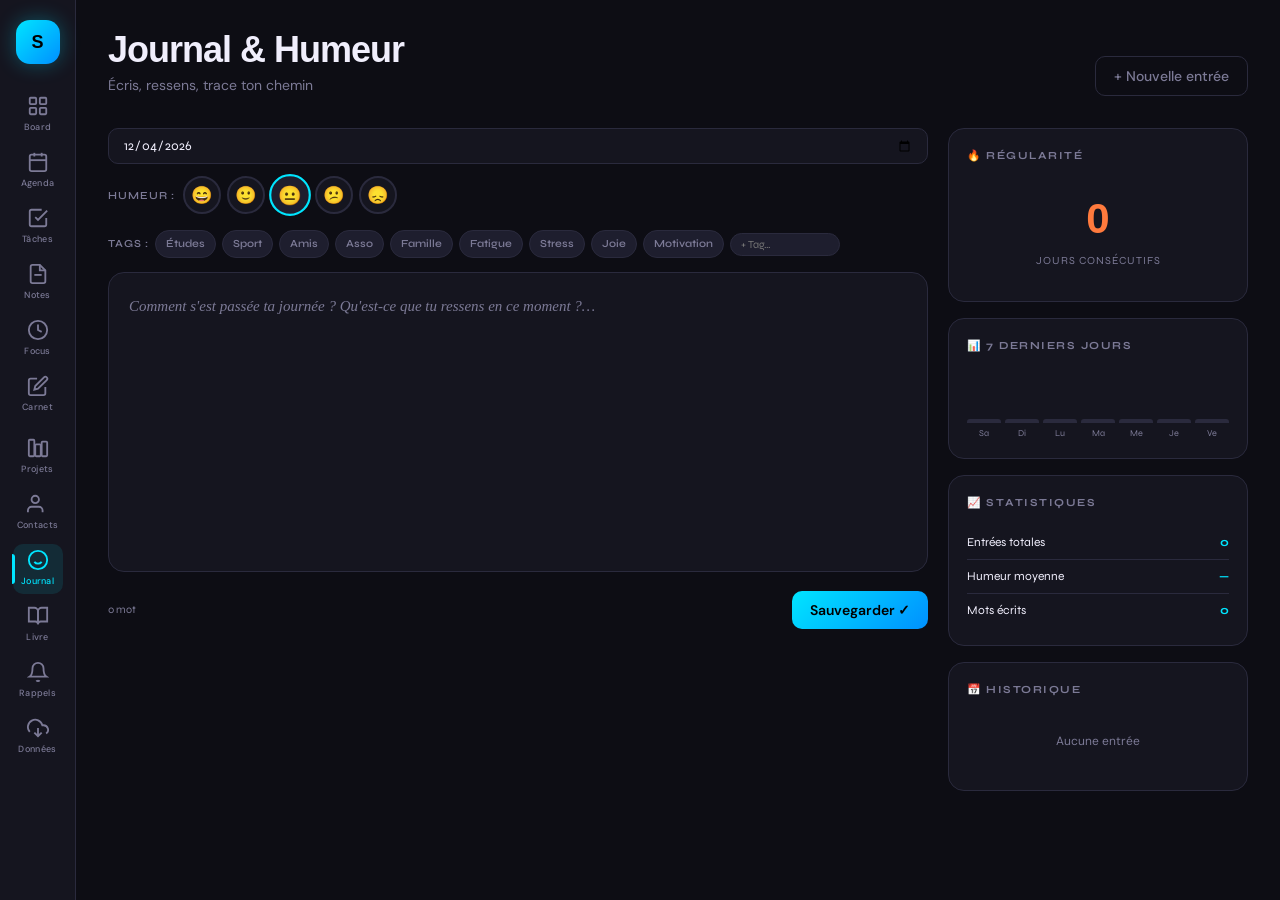
<file: journal-humeur.html>
<!DOCTYPE html>
<html lang="fr">
<head>
<meta charset="UTF-8">
<meta name="viewport" content="width=device-width, initial-scale=1.0">
<title>StudyHub — Journal & Humeur</title>
<link rel="stylesheet" href="shared.css">
<style>
.journal-layout { display: grid; grid-template-columns: 1fr 300px; gap: 20px; }
@media(max-width:900px){ .journal-layout { grid-template-columns: 1fr; } }

/* EDITOR */
.entry-meta { display: flex; align-items: center; gap: 12px; flex-wrap: wrap; margin-bottom: 16px; }
.entry-date { background: var(--surface); border: 1px solid var(--border); border-radius: var(--radius-sm); padding: 8px 14px; font-size: .88rem; color: var(--text); outline: none; font-family: 'Syne', sans-serif; }
.mood-row { display: flex; align-items: center; gap: 8px; }
.mood-lbl { font-family: 'Syne', sans-serif; font-size: .72rem; color: var(--text-muted); text-transform: uppercase; letter-spacing: 1px; font-weight: 600; }
.mood-selector { display: flex; gap: 6px; }
.mood-btn { width: 38px; height: 38px; border-radius: 50%; background: var(--surface); border: 2px solid var(--border); font-size: 1.15rem; cursor: pointer; transition: all .2s; display: flex; align-items: center; justify-content: center; }
.mood-btn:hover, .mood-btn.selected { border-color: var(--cyan); background: var(--surface2); transform: scale(1.1); }
.tags-row { display: flex; gap: 6px; flex-wrap: wrap; align-items: center; margin-bottom: 14px; }
.tag-chip { background: var(--surface2); border: 1px solid var(--border); color: var(--text-muted); font-size: .72rem; padding: 4px 10px; border-radius: 99px; cursor: pointer; transition: all .2s; font-family: 'Syne', sans-serif; font-weight: 600; }
.tag-chip.selected { background: rgba(0,229,255,.15); border-color: var(--cyan); color: var(--cyan); }
.custom-tag-input { background: var(--surface2); border: 1px solid var(--border); border-radius: 99px; padding: 4px 10px; color: var(--text); font-size: .72rem; outline: none; width: 110px; font-family: 'Syne', sans-serif; }
.custom-tag-input:focus { border-color: var(--cyan); }
.writing-editor { background: var(--surface); border: 1px solid var(--border); border-radius: var(--radius); padding: 20px; color: var(--text); font-size: 1rem; line-height: 1.85; outline: none; resize: none; min-height: 300px; width: 100%; caret-color: var(--cyan); font-family: Georgia, serif; transition: border-color .2s; }
.writing-editor:focus { border-color: var(--cyan); }
.writing-editor::placeholder { color: var(--text-muted); font-style: italic; }
.editor-footer { display: flex; align-items: center; gap: 10px; margin-top: 12px; flex-wrap: wrap; }
.word-count { font-family: 'Syne', sans-serif; font-size: .72rem; color: var(--text-muted); flex: 1; }

/* SIDEBAR */
.side-panel { background: var(--surface); border: 1px solid var(--border); border-radius: var(--radius); padding: 18px; margin-bottom: 16px; }
.side-panel-title { font-family: 'Syne', sans-serif; font-size: .72rem; font-weight: 700; letter-spacing: 1.5px; text-transform: uppercase; color: var(--text-muted); margin-bottom: 14px; }
.streak-display { text-align: center; padding: 6px 0 14px; }
.streak-num { font-family: 'Clash Display', sans-serif; font-size: 2.8rem; font-weight: 700; color: var(--orange); }
.streak-lbl { font-family: 'Syne', sans-serif; font-size: .72rem; color: var(--text-muted); text-transform: uppercase; letter-spacing: 1px; }
.mood-chart { display: flex; align-items: flex-end; gap: 4px; height: 72px; margin-top: 4px; }
.mood-bar-wrap { display: flex; flex-direction: column; align-items: center; gap: 3px; flex: 1; }
.mood-bar { width: 100%; border-radius: 3px 3px 0 0; min-height: 4px; transition: height .3s; }
.mood-bar-emoji { font-size: .75rem; }
.mood-bar-day { font-family: 'Syne', sans-serif; font-size: .6rem; color: var(--text-muted); }
.stat-row { display: flex; justify-content: space-between; padding: 7px 0; border-bottom: 1px solid var(--border); font-family: 'Syne', sans-serif; font-size: .8rem; }
.stat-row:last-child { border-bottom: none; }
.stat-row .val { font-weight: 700; color: var(--cyan); }
.entries-list { display: flex; flex-direction: column; gap: 6px; max-height: 380px; overflow-y: auto; }
.entry-item { background: var(--surface2); border: 1px solid var(--border); border-radius: var(--radius-sm); padding: 10px 12px; cursor: pointer; transition: border-color .2s; }
.entry-item:hover { border-color: var(--cyan); }
.entry-item-top { display: flex; align-items: center; justify-content: space-between; margin-bottom: 4px; }
.entry-item-date { font-family: 'Syne', sans-serif; font-size: .72rem; color: var(--text-muted); }
.entry-item-preview { font-size: .78rem; color: var(--text-muted); line-height: 1.4; }
.entry-tags { display: flex; gap: 4px; flex-wrap: wrap; margin-top: 5px; }
.entry-tag { font-size: .65rem; background: var(--border); padding: 2px 6px; border-radius: 99px; color: var(--text-muted); font-family: 'Syne', sans-serif; }
</style>
</head>
<body>

<!-- SIDEBAR -->
<nav class="nav">
  <a class="nav-logo" href="index.html">S</a>
  <a class="nav-link" href="index.html" title="Board"><svg viewBox="0 0 24 24" fill="none" stroke="currentColor" stroke-width="2"><rect x="3" y="3" width="7" height="7" rx="1"/><rect x="14" y="3" width="7" height="7" rx="1"/><rect x="3" y="14" width="7" height="7" rx="1"/><rect x="14" y="14" width="7" height="7" rx="1"/></svg><span class="nav-label">Board</span></a>
  <a class="nav-link" href="agenda.html" title="Agenda"><svg viewBox="0 0 24 24" fill="none" stroke="currentColor" stroke-width="2"><rect x="3" y="4" width="18" height="18" rx="2"/><line x1="16" y1="2" x2="16" y2="6"/><line x1="8" y1="2" x2="8" y2="6"/><line x1="3" y1="10" x2="21" y2="10"/></svg><span class="nav-label">Agenda</span></a>
  <a class="nav-link" href="tasks.html" title="Tâches"><svg viewBox="0 0 24 24" fill="none" stroke="currentColor" stroke-width="2"><polyline points="9 11 12 14 22 4"/><path d="M21 12v7a2 2 0 0 1-2 2H5a2 2 0 0 1-2-2V5a2 2 0 0 1 2-2h11"/></svg><span class="nav-label">Tâches</span></a>
  <a class="nav-link" href="notes.html" title="Notes"><svg viewBox="0 0 24 24" fill="none" stroke="currentColor" stroke-width="2"><path d="M14 2H6a2 2 0 0 0-2 2v16a2 2 0 0 0 2 2h12a2 2 0 0 0 2-2V8z"/><polyline points="14 2 14 8 20 8"/><line x1="16" y1="13" x2="8" y2="13"/></svg><span class="nav-label">Notes</span></a>
  <a class="nav-link" href="pomodoro.html" title="Pomodoro"><svg viewBox="0 0 24 24" fill="none" stroke="currentColor" stroke-width="2"><circle cx="12" cy="12" r="10"/><polyline points="12 6 12 12 16 14"/></svg><span class="nav-label">Focus</span></a>
  <a class="nav-link" href="carnet.html" title="Carnet"><svg viewBox="0 0 24 24" fill="none" stroke="currentColor" stroke-width="2"><path d="M11 4H4a2 2 0 0 0-2 2v14a2 2 0 0 0 2 2h14a2 2 0 0 0 2-2v-7"/><path d="M18.5 2.5a2.121 2.121 0 0 1 3 3L12 15l-4 1 1-4 9.5-9.5z"/></svg><span class="nav-label">Carnet</span></a>
  <div class="nav-divider"></div>
  <a class="nav-link" href="projets.html" title="Projets"><svg viewBox="0 0 24 24" fill="none" stroke="currentColor" stroke-width="2"><rect x="2" y="3" width="6" height="18" rx="1"/><rect x="9" y="8" width="6" height="13" rx="1"/><rect x="16" y="5" width="6" height="16" rx="1"/></svg><span class="nav-label">Projets</span></a>
  <a class="nav-link" href="contacts-annuaire.html" title="Contacts"><svg viewBox="0 0 24 24" fill="none" stroke="currentColor" stroke-width="2"><path d="M17 21v-2a4 4 0 0 0-4-4H5a4 4 0 0 0-4 4v2"/><circle cx="9" cy="7" r="4"/></svg><span class="nav-label">Contacts</span></a>
  <a class="nav-link active" href="journal-humeur.html" title="Journal"><svg viewBox="0 0 24 24" fill="none" stroke="currentColor" stroke-width="2"><path d="M12 2C6.48 2 2 6.48 2 12s4.48 10 10 10 10-4.48 10-10S17.52 2 12 2z"/><path d="M8 14s1.5 2 4 2 4-2 4-2"/><line x1="9" y1="9" x2="9.01" y2="9"/><line x1="15" y1="9" x2="15.01" y2="9"/></svg><span class="nav-label">Journal</span></a>
  <a class="nav-link" href="livre-audeladesetoiles.html" title="Livre"><svg viewBox="0 0 24 24" fill="none" stroke="currentColor" stroke-width="2"><path d="M2 3h6a4 4 0 0 1 4 4v14a3 3 0 0 0-3-3H2z"/><path d="M22 3h-6a4 4 0 0 0-4 4v14a3 3 0 0 1 3-3h7z"/></svg><span class="nav-label">Livre</span></a>
  <a class="nav-link" href="notifications.html" title="Rappels"><svg viewBox="0 0 24 24" fill="none" stroke="currentColor" stroke-width="2"><path d="M18 8A6 6 0 0 0 6 8c0 7-3 9-3 9h18s-3-2-3-9"/><path d="M13.73 21a2 2 0 0 1-3.46 0"/></svg><span class="nav-label">Rappels</span></a>
  <a class="nav-link" href="import-export.html" title="Données"><svg viewBox="0 0 24 24" fill="none" stroke="currentColor" stroke-width="2"><polyline points="8 17 12 21 16 17"/><line x1="12" y1="12" x2="12" y2="21"/><path d="M20.88 18.09A5 5 0 0 0 18 9h-1.26A8 8 0 1 0 3 16.29"/></svg><span class="nav-label">Données</span></a>
</nav>

<main class="main">
  <div class="page-header">
    <div>
      <h1 class="page-title">Journal & Humeur</h1>
      <p class="page-subtitle">Écris, ressens, trace ton chemin</p>
    </div>
    <button class="btn btn-ghost" onclick="newEntry()">+ Nouvelle entrée</button>
  </div>

  <div class="journal-layout">
    <!-- ÉDITEUR -->
    <div>
      <div class="entry-meta">
        <input type="date" id="entry-date" class="entry-date">
        <div class="mood-row">
          <span class="mood-lbl">Humeur :</span>
          <div class="mood-selector">
            <button class="mood-btn" data-mood="5" title="Excellent" onclick="selectMood(5)">😄</button>
            <button class="mood-btn" data-mood="4" title="Bien" onclick="selectMood(4)">🙂</button>
            <button class="mood-btn" data-mood="3" title="Neutre" onclick="selectMood(3)">😐</button>
            <button class="mood-btn" data-mood="2" title="Bof" onclick="selectMood(2)">😕</button>
            <button class="mood-btn" data-mood="1" title="Difficile" onclick="selectMood(1)">😞</button>
          </div>
        </div>
      </div>
      <div class="tags-row" id="tags-row"></div>
      <textarea class="writing-editor" id="entry-text" placeholder="Comment s'est passée ta journée ? Qu'est-ce que tu ressens en ce moment ?…" oninput="updateCount()"></textarea>
      <div class="editor-footer">
        <span class="word-count" id="char-count">0 mot</span>
        <button class="btn btn-danger" id="btn-delete-entry" style="display:none" onclick="deleteEntry()">Supprimer</button>
        <button class="btn btn-primary" onclick="saveEntry()">Sauvegarder ✓</button>
      </div>
    </div>

    <!-- SIDEBAR -->
    <div>
      <div class="side-panel">
        <div class="side-panel-title">🔥 Régularité</div>
        <div class="streak-display">
          <div class="streak-num" id="streak-num">0</div>
          <div class="streak-lbl">jours consécutifs</div>
        </div>
      </div>
      <div class="side-panel">
        <div class="side-panel-title">📊 7 derniers jours</div>
        <div class="mood-chart" id="mood-chart"></div>
      </div>
      <div class="side-panel">
        <div class="side-panel-title">📈 Statistiques</div>
        <div class="stat-row"><span>Entrées totales</span><span class="val" id="st-total">0</span></div>
        <div class="stat-row"><span>Humeur moyenne</span><span class="val" id="st-avg">—</span></div>
        <div class="stat-row"><span>Mots écrits</span><span class="val" id="st-words">0</span></div>
      </div>
      <div class="side-panel">
        <div class="side-panel-title">📅 Historique</div>
        <div class="entries-list" id="entries-list"></div>
      </div>
    </div>
  </div>
</main>

<script>
const MOODS = {5:'😄',4:'🙂',3:'😐',2:'😕',1:'😞'};
const MOOD_COLORS = {5:'#3dffa0',4:'#00e5ff',3:'#ffe033',2:'#ff7a3d',1:'#ff3d82'};
const DEFAULT_TAGS = ['Études','Sport','Amis','Asso','Famille','Fatigue','Stress','Joie','Motivation'];
let entries = JSON.parse(localStorage.getItem('sh_journal') || '[]');
let editId=null, selectedMood=3, selectedTags=[];
function save() { localStorage.setItem('sh_journal', JSON.stringify(entries)); }
function todayStr() { return new Date().toISOString().substring(0,10); }
function selectMood(m) { selectedMood=m; document.querySelectorAll('.mood-btn').forEach(b=>b.classList.toggle('selected',+b.dataset.mood===m)); }
function buildTags() {
  const allTags=[...new Set([...DEFAULT_TAGS,...entries.flatMap(e=>e.tags||[])])];
  document.getElementById('tags-row').innerHTML='<span style="font-family:Syne,sans-serif;font-size:.72rem;color:var(--text-muted);text-transform:uppercase;letter-spacing:1px;font-weight:600">Tags :</span>'+
    allTags.map(t=>`<div class="tag-chip ${selectedTags.includes(t)?'selected':''}" onclick="toggleTag('${t}')">${t}</div>`).join('')+
    `<input class="custom-tag-input" placeholder="+ Tag…" onkeydown="if(event.key==='Enter')addCustomTag(this)">`;
}
function toggleTag(t) { if(selectedTags.includes(t)) selectedTags=selectedTags.filter(x=>x!==t); else selectedTags.push(t); buildTags(); }
function addCustomTag(input) { const v=input.value.trim(); if(!v)return; if(!selectedTags.includes(v)) selectedTags.push(v); input.value=''; buildTags(); }
function updateCount() { const w=document.getElementById('entry-text').value.trim().split(/\s+/).filter(Boolean).length; document.getElementById('char-count').textContent=w+' mot'+(w>1?'s':''); }
function newEntry() { editId=null; selectedMood=3; selectedTags=[]; document.getElementById('entry-date').value=todayStr(); document.getElementById('entry-text').value=''; document.getElementById('btn-delete-entry').style.display='none'; selectMood(3); buildTags(); updateCount(); }
function loadEntry(id) { const e=entries.find(x=>x.id===id); if(!e)return; editId=id; selectedMood=e.mood||3; selectedTags=[...(e.tags||[])]; document.getElementById('entry-date').value=e.date||todayStr(); document.getElementById('entry-text').value=e.text||''; document.getElementById('btn-delete-entry').style.display='inline-flex'; selectMood(e.mood); buildTags(); updateCount(); }
function saveEntry() {
  const text=document.getElementById('entry-text').value.trim();
  const date=document.getElementById('entry-date').value||todayStr();
  const words=text.split(/\s+/).filter(Boolean).length;
  const entry={id:editId||Date.now().toString(),date,mood:selectedMood,tags:[...selectedTags],text,words};
  if(editId) entries=entries.map(e=>e.id===editId?entry:e);
  else { const existing=entries.find(e=>e.date===date); if(existing){if(!confirm('Une entrée existe déjà pour ce jour. Remplacer ?'))return; entries=entries.filter(e=>e.id!==existing.id);} entries.unshift(entry); }
  save(); render();
  const btn=document.querySelector('.btn-primary[onclick="saveEntry()"]');
  btn.textContent='Sauvegardé ✓'; btn.style.background='var(--green)'; btn.style.color='#000';
  setTimeout(()=>{btn.textContent='Sauvegarder ✓'; btn.style.background=''; btn.style.color='';},1800);
}
function deleteEntry() { if(!confirm('Supprimer cette entrée ?'))return; entries=entries.filter(e=>e.id!==editId); save(); render(); newEntry(); }
function calcStreak() {
  const days=[...new Set(entries.map(e=>e.date))].sort().reverse(); if(!days.length)return 0;
  let streak=0; let cur=new Date(todayStr());
  for(let d of days){ const dd=new Date(d); const diff=Math.round((cur-dd)/86400000); if(diff===0||diff===streak){streak++;cur=new Date(dd);cur.setDate(cur.getDate()-1);}else break; }
  return streak;
}
function render() {
  buildTags();
  document.getElementById('streak-num').textContent=calcStreak();
  const days7=[]; for(let i=6;i>=0;i--){const d=new Date();d.setDate(d.getDate()-i);days7.push(d.toISOString().substring(0,10));}
  document.getElementById('mood-chart').innerHTML=days7.map(d=>{const e=entries.find(x=>x.date===d);const m=e?e.mood:0;const h=m?Math.round(m/5*100):8;const color=m?MOOD_COLORS[m]:'var(--border)';const wd=['Di','Lu','Ma','Me','Je','Ve','Sa'][new Date(d+'T12:00').getDay()];return`<div class="mood-bar-wrap"><div class="mood-bar-emoji">${m?MOODS[m]:''}</div><div class="mood-bar" style="height:${h}%;background:${color}"></div><div class="mood-bar-day">${wd}</div></div>`;}).join('');
  document.getElementById('st-total').textContent=entries.length;
  const moods=entries.map(e=>e.mood).filter(Boolean);
  const avg=moods.length?(moods.reduce((a,b)=>a+b,0)/moods.length).toFixed(1):'—';
  document.getElementById('st-avg').textContent=avg!=='—'?MOODS[Math.round(+avg)]+' '+avg:'—';
  document.getElementById('st-words').textContent=entries.reduce((s,e)=>s+(e.words||0),0).toLocaleString('fr-FR');
  const sorted=[...entries].sort((a,b)=>new Date(b.date)-new Date(a.date));
  document.getElementById('entries-list').innerHTML=sorted.length?sorted.map(e=>`<div class="entry-item" onclick="loadEntry('${e.id}')"><div class="entry-item-top"><span class="entry-item-date">${new Date(e.date+'T12:00').toLocaleDateString('fr-FR',{weekday:'short',day:'numeric',month:'short'})}</span><span>${MOODS[e.mood]||'❓'}</span></div><div class="entry-item-preview">${(e.text||'').substring(0,70)}${(e.text||'').length>70?'…':''}</div>${e.tags&&e.tags.length?`<div class="entry-tags">${e.tags.map(t=>`<span class="entry-tag">${t}</span>`).join('')}</div>`:''}</div>`).join(''):'<div style="color:var(--text-muted);font-size:.8rem;text-align:center;padding:20px">Aucune entrée</div>';
}
const todayEntry=entries.find(e=>e.date===todayStr());
if(todayEntry) loadEntry(todayEntry.id); else { document.getElementById('entry-date').value=todayStr(); selectMood(3); buildTags(); }
render();
</script>
</body>
</html>
</file>
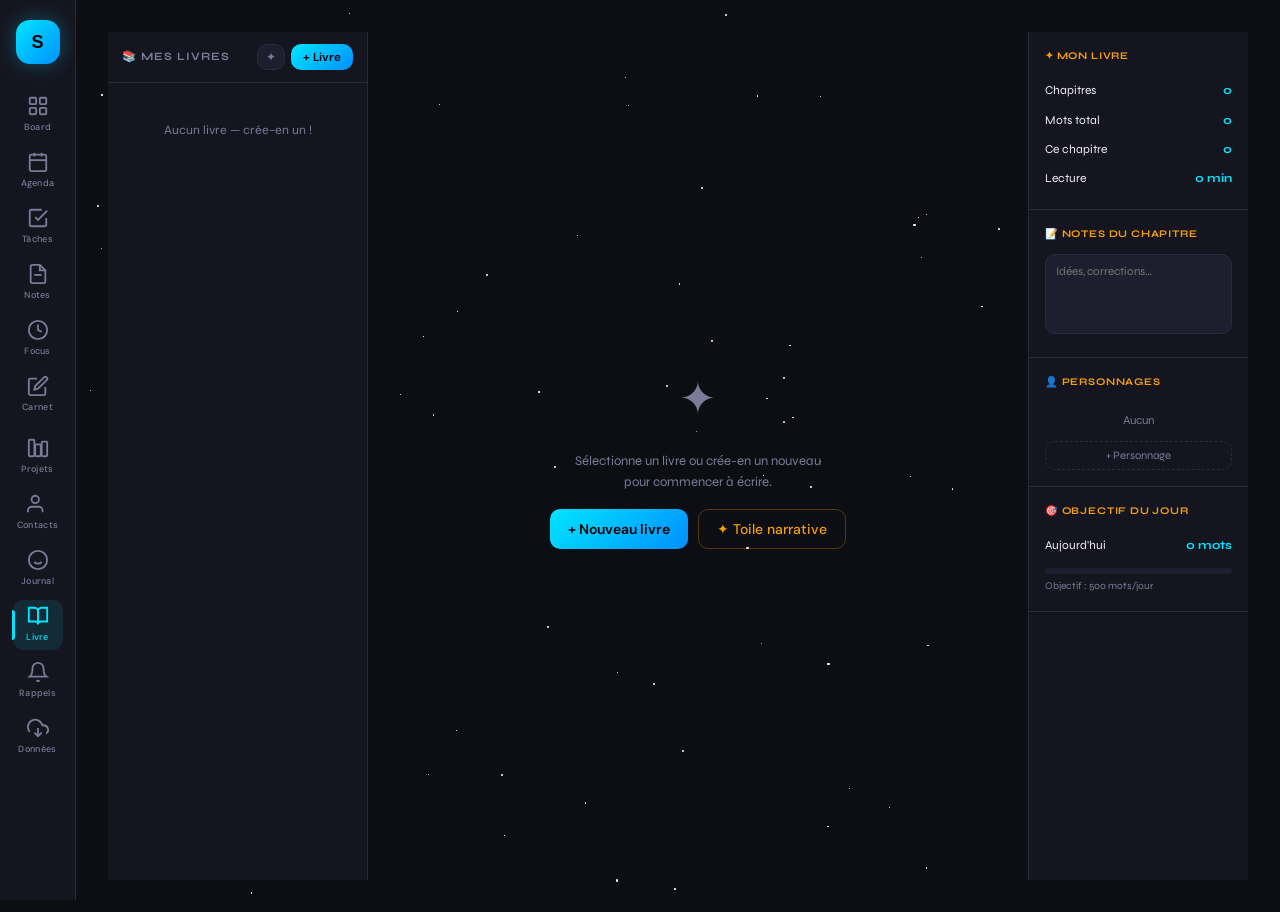
<file: livre-audeladesetoiles.html>
<!DOCTYPE html>
<html lang="fr">
<head>
<meta charset="UTF-8">
<meta name="viewport" content="width=device-width, initial-scale=1.0">
<title>StudyHub — Ma Bibliothèque</title>
<link rel="stylesheet" href="shared.css">
<style>
.stars{position:fixed;inset:0;pointer-events:none;z-index:0;overflow:hidden;}
.star{position:absolute;background:white;border-radius:50%;animation:twinkle var(--dur,3s) infinite ease-in-out var(--delay,0s);}
@keyframes twinkle{0%,100%{opacity:.08}50%{opacity:.6}}

.book-layout { display: grid; grid-template-columns: 260px 1fr 220px; gap: 0; height: calc(100vh - 52px); position: relative; z-index: 5; overflow: hidden; }
@media(max-width:1100px){ .book-layout { grid-template-columns: 240px 1fr; } .book-right { display:none; } }
@media(max-width:700px){ .book-layout { grid-template-columns: 1fr; } .book-left { display:none; } }

.book-left { border-right: 1px solid var(--border); display: flex; flex-direction: column; overflow: hidden; background: var(--surface); }
.panel-head { padding: 12px 14px; border-bottom: 1px solid var(--border); display: flex; align-items: center; justify-content: space-between; flex-shrink: 0; }
.panel-head h3 { font-family: 'Syne', sans-serif; font-size: .75rem; font-weight: 700; text-transform: uppercase; letter-spacing: 1px; color: var(--text-muted); display: flex; align-items: center; gap: 6px; }
.panel-back { background: none; border: none; color: var(--text-muted); cursor: pointer; font-size: .78rem; font-family: 'Syne', sans-serif; display: flex; align-items: center; gap: 4px; transition: color .2s; padding: 0; }
.panel-back:hover { color: #f59e0b; }

.books-list { flex: 1; overflow-y: auto; padding: 8px; display: flex; flex-direction: column; gap: 6px; }
.book-item { padding: 12px 14px; border-radius: var(--radius-sm); cursor: pointer; transition: all .2s; border: 1px solid transparent; background: var(--surface2); display: flex; flex-direction: column; gap: 4px; }
.book-item:hover { border-color: rgba(245,158,11,.4); }
.book-item.active { border-color: #f59e0b; background: rgba(245,158,11,.08); }
.book-item-title { font-size: .9rem; font-weight: 600; }
.book-item-meta { font-family: 'Syne', sans-serif; font-size: .68rem; color: var(--text-muted); display: flex; gap: 8px; }
.book-item-genre { font-size: .65rem; font-weight: 700; padding: 2px 7px; border-radius: 99px; font-family: 'Syne', sans-serif; text-transform: uppercase; letter-spacing: .5px; background: rgba(245,158,11,.15); color: #f59e0b; align-self: flex-start; }

.chapters-list { flex: 1; overflow-y: auto; padding: 8px; display: flex; flex-direction: column; gap: 3px; }
.chapter-item { padding: 10px 12px; border-radius: var(--radius-sm); cursor: pointer; transition: all .2s; border: 1px solid transparent; }
.chapter-item:hover { background: var(--surface2); }
.chapter-item.active { background: var(--surface2); border-color: rgba(245,158,11,.4); }
.chap-num { font-family: 'Syne', sans-serif; font-size: .65rem; color: #f59e0b; font-weight: 700; text-transform: uppercase; letter-spacing: .08em; }
.chap-title { font-size: .83rem; font-weight: 500; margin-top: 2px; }
.chap-words { font-size: .68rem; color: var(--text-muted); margin-top: 2px; font-family: 'Syne', sans-serif; }

.panel-footer { padding: 12px 16px; border-top: 1px solid var(--border); background: var(--surface); flex-shrink: 0; }
.prog-label { font-family: 'Syne', sans-serif; font-size: .68rem; color: var(--text-muted); display: flex; justify-content: space-between; margin-bottom: 6px; }
.prog-bar { height: 5px; background: var(--surface2); border-radius: 3px; overflow: hidden; }
.prog-fill { height: 100%; background: linear-gradient(90deg, var(--violet), #f59e0b); border-radius: 3px; transition: width .4s; }

.book-center { display: flex; flex-direction: column; overflow: hidden; }
.book-toolbar { background: var(--surface); border-bottom: 1px solid var(--border); padding: 10px 20px; display: flex; align-items: center; gap: 10px; flex-wrap: wrap; }
.book-toolbar input { background: transparent; border: none; color: var(--text); font-family: Georgia, serif; font-size: 1rem; font-weight: 600; outline: none; flex: 1; }
.book-toolbar input::placeholder { color: var(--text-muted); }
.tb-btn { background: var(--surface2); border: 1px solid var(--border); color: var(--text-muted); padding: 5px 10px; border-radius: var(--radius-sm); font-size: .78rem; cursor: pointer; transition: all .2s; font-family: 'Syne', sans-serif; }
.tb-btn:hover { color: var(--text); border-color: #f59e0b; }
.tb-btn.active-tts { color: #f59e0b; border-color: #f59e0b; background: rgba(245,158,11,.1); }
.tb-sep { width: 1px; height: 18px; background: var(--border); }
.autosave { font-family: 'Syne', sans-serif; font-size: .72rem; color: var(--green); opacity: 0; transition: opacity .5s; }
.autosave.show { opacity: 1; }
.writing-area { flex: 1; overflow-y: auto; padding: 40px 60px; }
@media(max-width:700px){ .writing-area { padding: 24px 20px; } }
.page-wrap { max-width: 1820px; margin: 0 auto; }
.chap-num-disp { font-family: 'Syne', sans-serif; font-size: .78rem; color: #f59e0b; opacity: .7; letter-spacing: .12em; text-transform: uppercase; margin-bottom: 6px; }
.chap-title-disp { font-family: 'Clash Display', sans-serif; font-size: 2rem; font-weight: 700; margin-bottom: 32px; line-height: 1.2; }
.book-editor { background: transparent; border: none; color: var(--text); font-family: Georgia, serif; font-size: 1.05rem; line-height: 1.9; outline: none; resize: none; width: 100%; min-height: 800px; caret-color: #f59e0b; }
.book-editor::placeholder { color: var(--text-muted); font-style: italic; }

.center-empty { flex: 1; display: flex; flex-direction: column; align-items: center; justify-content: center; gap: 16px; color: var(--text-muted); padding: 40px; text-align: center; }
.center-empty .big { font-size: 3rem; }
.center-empty p { font-family: 'Syne', sans-serif; font-size: .88rem; }

.book-right { border-left: 1px solid var(--border); overflow-y: auto; background: var(--surface); }
.rp-sect { padding: 16px; border-bottom: 1px solid var(--border); }
.rp-title { font-family: 'Syne', sans-serif; font-size: .68rem; font-weight: 700; color: #f59e0b; text-transform: uppercase; letter-spacing: .08em; margin-bottom: 12px; }
.rp-stat { display: flex; justify-content: space-between; padding: 5px 0; font-family: 'Syne', sans-serif; font-size: .8rem; }
.rp-stat .v { font-weight: 700; color: var(--cyan); }
.note-area { width: 100%; background: var(--surface2); border: 1px solid var(--border); border-radius: var(--radius-sm); padding: 8px 10px; color: var(--text); font-size: .78rem; line-height: 1.5; outline: none; resize: none; min-height: 80px; font-family: 'Syne', sans-serif; }
.note-area:focus { border-color: #f59e0b; }
.char-item { background: var(--surface2); border-radius: var(--radius-sm); padding: 8px 10px; font-size: .78rem; display: flex; justify-content: space-between; align-items: center; margin-bottom: 5px; }
.char-item button { background: none; border: none; color: var(--text-muted); cursor: pointer; font-size: .85rem; }
.add-char-btn { background: none; border: 1px dashed var(--border); border-radius: var(--radius-sm); padding: 7px; color: var(--text-muted); font-family: 'Syne', sans-serif; font-size: .75rem; cursor: pointer; width: 100%; transition: all .2s; margin-top: 4px; }
.add-char-btn:hover { border-color: #f59e0b; color: #f59e0b; }
.daily-prog-bar { height: 6px; background: var(--surface2); border-radius: 3px; overflow: hidden; margin: 8px 0 4px; }
.daily-prog-fill { height: 100%; background: linear-gradient(90deg, var(--cyan), var(--violet)); border-radius: 3px; transition: width .4s; }

.overlay { display: none; position: fixed; inset: 0; background: rgba(0,0,0,.75); z-index: 300; align-items: center; justify-content: center; padding: 20px; }
.overlay.open { display: flex; }
.modal { background: var(--surface); border: 1px solid var(--border); border-radius: var(--radius); padding: 24px; width: 100%; max-width: 440px; }
.modal h3 { font-family: 'Clash Display', sans-serif; font-size: 1.15rem; margin-bottom: 16px; }
.field { margin-bottom: 12px; }
.field label { display: block; font-family: 'Syne', sans-serif; font-size: .72rem; color: var(--text-muted); margin-bottom: 4px; font-weight: 600; text-transform: uppercase; letter-spacing: 1px; }
.field input, .field textarea, .field select { width: 100%; background: var(--surface2); border: 1px solid var(--border); border-radius: var(--radius-sm); padding: 8px 12px; color: var(--text); font-size: .88rem; outline: none; font-family: 'Syne', sans-serif; }
.field input:focus, .field textarea:focus, .field select:focus { border-color: #f59e0b; }
.modal-actions { display: flex; gap: 8px; justify-content: flex-end; margin-top: 16px; }

/* ══════ TTS PANEL ══════ */
.tts-bar {
  display: none;
  align-items: center;
  gap: 10px;
  background: rgba(245,158,11,.08);
  border: 1px solid rgba(245,158,11,.3);
  border-radius: var(--radius-sm);
  padding: 8px 14px;
  margin: 0 20px 10px;
  font-family: 'Syne', sans-serif;
}
.tts-bar.show { display: flex; }
.tts-bar .tts-label { font-size: .72rem; color: #f59e0b; font-weight: 700; flex-shrink: 0; }
.tts-bar .tts-progress-wrap { flex: 1; height: 4px; background: var(--surface2); border-radius: 2px; overflow: hidden; }
.tts-bar .tts-progress-fill { height: 100%; width: 0%; background: #f59e0b; border-radius: 2px; transition: width .15s linear; }
.tts-bar select { background: var(--surface2); border: 1px solid var(--border); color: var(--text); font-size: .72rem; border-radius: var(--radius-sm); padding: 3px 6px; font-family: 'Syne', sans-serif; outline: none; max-width: 130px; }
.tts-bar .tts-ctrl-btn { background: var(--surface2); border: 1px solid var(--border); color: var(--text); width: 26px; height: 26px; border-radius: 50%; cursor: pointer; display: flex; align-items: center; justify-content: center; font-size: .75rem; flex-shrink: 0; transition: all .2s; }
.tts-bar .tts-ctrl-btn:hover { border-color: #f59e0b; color: #f59e0b; }

.tts-highlight { background: rgba(245,158,11,.25); border-radius: 2px; }

/* ══════════════════════════════════════════════
   CONSTELLATION VIEW — par livre
══════════════════════════════════════════════ */
#constellation-view {
  display: none;
  position: fixed;
  inset: 0 0 0 52px;
  z-index: 200;
  background: #05060e;
  flex-direction: column;
}
#constellation-view.open { display: flex; }

.cst-toolbar {
  display: flex;
  align-items: center;
  gap: 12px;
  padding: 10px 20px;
  border-bottom: 1px solid rgba(255,255,255,.06);
  background: rgba(8,9,18,.92);
  backdrop-filter: blur(10px);
  flex-shrink: 0;
  z-index: 10;
}
.cst-toolbar h2 {
  font-family: 'Clash Display', 'Syne', sans-serif;
  font-size: 1rem;
  font-weight: 700;
  color: #f59e0b;
  letter-spacing: .06em;
  margin: 0;
}
.cst-book-title {
  font-family: 'Syne', sans-serif;
  font-size: .8rem;
  color: rgba(255,255,255,.4);
  flex: 1;
}
.cst-book-select {
  background: rgba(255,255,255,.06);
  border: 1px solid rgba(255,255,255,.12);
  color: rgba(255,255,255,.7);
  padding: 5px 10px;
  border-radius: 6px;
  font-family: 'Syne', sans-serif;
  font-size: .75rem;
  cursor: pointer;
  outline: none;
}
.cst-book-select:focus { border-color: #f59e0b; }
.cst-close {
  background: none;
  border: 1px solid rgba(255,255,255,.12);
  color: rgba(255,255,255,.5);
  padding: 5px 14px;
  border-radius: 6px;
  font-family: 'Syne', sans-serif;
  font-size: .78rem;
  cursor: pointer;
  transition: all .2s;
}
.cst-close:hover { border-color: #f59e0b; color: #f59e0b; }

/* Légende */
.cst-legend {
  display: flex; gap: 12px; align-items: center; flex-wrap: wrap;
}
.cst-legend-item {
  display: flex; align-items: center; gap: 5px;
  font-family: 'Syne', sans-serif; font-size: .65rem;
  color: rgba(255,255,255,.3);
}
.cst-legend-dot { width: 8px; height: 8px; border-radius: 50%; flex-shrink: 0; }
.cst-legend-line { width: 18px; height: 0; border-top: 2px solid; border-radius: 1px; flex-shrink: 0; }

#cst-canvas-wrap {
  flex: 1; position: relative; overflow: hidden; cursor: grab;
}
#cst-canvas-wrap.dragging { cursor: grabbing; }
#cst-canvas { position: absolute; inset: 0; transform-origin: 0 0; }
#cst-svg {
  position: absolute; inset: 0; pointer-events: none;
  overflow: visible; transform-origin: 0 0;
}

/* ── Nœud générique ── */
.cn { position: absolute; transform: translate(-50%,-50%); cursor: pointer; user-select: none; }

/* Nœud CHAPITRE */
.cn-chap { width: 130px; }
.cn-chap-inner {
  background: rgba(10,12,24,.92);
  border: 1.5px solid var(--bk-color, #f59e0b);
  border-radius: 12px;
  padding: 12px 13px;
  box-shadow: 0 0 0 0 var(--bk-glow,transparent);
  transition: box-shadow .3s;
  position: relative;
}
.cn-chap:hover .cn-chap-inner,
.cn-chap.active .cn-chap-inner {
  box-shadow: 0 0 22px var(--bk-glow,rgba(245,158,11,.3));
}
.cn-chap-num { font-family:'Syne',sans-serif; font-size:.6rem; font-weight:700; text-transform:uppercase; letter-spacing:.08em; color:var(--bk-color,#f59e0b); opacity:.8; margin-bottom:3px; }
.cn-chap-title { font-size:.82rem; font-weight:600; color:#fff; line-height:1.2; word-break:break-word; margin-bottom:5px; }
.cn-chap-words { font-family:'Syne',sans-serif; font-size:.62rem; color:rgba(255,255,255,.3); }

/* Nœud INTRIGUE */
.cn-plot { width: 118px; }
.cn-plot-inner {
  background: rgba(6,8,20,.9);
  border: 1.5px dashed var(--pl-color, #a78bfa);
  border-radius: 10px;
  padding: 10px 12px;
  text-align: center;
  transition: border-color .2s, box-shadow .2s;
}
.cn-plot:hover .cn-plot-inner {
  box-shadow: 0 0 18px var(--pl-glow,rgba(167,139,250,.25));
}
.cn-plot-icon { font-size:.9rem; display:block; margin-bottom:4px; }
.cn-plot-label { font-family:'Syne',sans-serif; font-size:.72rem; font-weight:700; color:var(--pl-color,#a78bfa); line-height:1.2; }
.cn-plot-count { font-family:'Syne',sans-serif; font-size:.6rem; color:rgba(255,255,255,.3); margin-top:3px; }

/* Nœud PERSONNAGE */
.cn-char { width: 90px; }
.cn-char-inner {
  background: rgba(8,10,22,.9);
  border: 1px solid rgba(255,255,255,.1);
  border-radius: 50px;
  padding: 7px 10px;
  text-align: center;
  transition: border-color .2s, box-shadow .2s;
}
.cn-char:hover .cn-char-inner {
  border-color: var(--char-color,rgba(103,232,249,.5));
  box-shadow: 0 0 14px var(--char-glow,rgba(103,232,249,.15));
}
.cn-char.in-plot .cn-char-inner { border-color: var(--char-color,rgba(103,232,249,.5)); border-width:1.5px; }
.cn-char-name { font-family:'Syne',sans-serif; font-size:.72rem; font-weight:700; color:rgba(255,255,255,.75); line-height:1.2; }
.cn-char-role { font-family:'Syne',sans-serif; font-size:.58rem; color:var(--char-color,rgba(103,232,249,.6)); margin-top:2px; opacity:.8; }
.cn-char-count { font-family:'Syne',sans-serif; font-size:.58rem; color:rgba(255,255,255,.25); margin-top:1px; }

/* Tooltip */
.cst-tooltip {
  position: absolute; background: rgba(6,7,16,.97);
  border: 1px solid rgba(255,255,255,.12); border-radius: 8px;
  padding: 10px 13px; font-family:'Syne',sans-serif; font-size:.72rem;
  color: rgba(255,255,255,.7); pointer-events: none; z-index: 100;
  max-width: 220px; line-height: 1.5; white-space: pre-wrap; display: none;
}

/* Panneau détail */
.cst-detail {
  position: absolute; right: 20px; top: 20px; width: 260px;
  background: rgba(8,9,20,.97);
  border: 1px solid rgba(255,255,255,.1);
  border-radius: 14px; padding: 20px; z-index: 50;
  transform: translateX(300px);
  transition: transform .35s cubic-bezier(.4,0,.2,1);
  max-height: calc(100vh - 120px); overflow-y: auto;
}
.cst-detail.open { transform: translateX(0); }
.cst-detail-close { position:absolute; top:12px; right:12px; background:none; border:none; color:rgba(255,255,255,.3); cursor:pointer; font-size:1rem; transition:color .2s; }
.cst-detail-close:hover { color:#f59e0b; }
.cst-detail-type { font-family:'Syne',sans-serif; font-size:.62rem; font-weight:700; text-transform:uppercase; letter-spacing:.1em; margin-bottom:4px; }
.cst-detail-title { font-family:'Clash Display','Syne',sans-serif; font-size:1.05rem; font-weight:700; color:#fff; margin-bottom:12px; line-height:1.2; }
.cst-detail-body { font-family:'Syne',sans-serif; font-size:.75rem; color:rgba(255,255,255,.45); line-height:1.6; margin-bottom:14px; font-style:italic; }
.cst-detail-stat { display:flex; justify-content:space-between; font-family:'Syne',sans-serif; font-size:.75rem; padding:5px 0; border-bottom:1px solid rgba(255,255,255,.04); }
.cst-detail-stat .v { color:#67e8f9; font-weight:700; }
.cst-detail-section { font-family:'Syne',sans-serif; font-size:.65rem; font-weight:700; text-transform:uppercase; letter-spacing:.08em; color:rgba(255,255,255,.25); margin:14px 0 6px; }
.cst-detail-tag { display:inline-block; font-family:'Syne',sans-serif; font-size:.68rem; padding:3px 9px; border-radius:20px; margin:2px 3px 2px 0; background:rgba(255,255,255,.06); color:rgba(255,255,255,.5); border:1px solid rgba(255,255,255,.08); }
.cst-open-btn { margin-top:16px; width:100%; background:rgba(245,158,11,.1); border:1px solid rgba(245,158,11,.3); color:#f59e0b; padding:9px; border-radius:8px; font-family:'Syne',sans-serif; font-size:.78rem; font-weight:700; cursor:pointer; transition:all .2s; letter-spacing:.06em; text-transform:uppercase; }
.cst-open-btn:hover { background:rgba(245,158,11,.2); }

/* Stats banner */
.cst-stats-bar {
  position: absolute; bottom: 16px; left: 50%; transform: translateX(-50%);
  display: flex; gap: 20px; align-items: center;
  background: rgba(6,7,16,.88); border:1px solid rgba(255,255,255,.1);
  border-radius: 20px; padding: 8px 20px;
  font-family: 'Syne',sans-serif; font-size: .72rem;
  color: rgba(255,255,255,.4); pointer-events: none;
}
.cst-stats-bar .sv { color: #f59e0b; font-weight:700; margin-left:4px; }

.cst-hint {
  position: absolute; bottom: 56px; left: 50%; transform: translateX(-50%);
  font-family:'Syne',sans-serif; font-size:.64rem;
  color:rgba(255,255,255,.15); pointer-events:none; white-space:nowrap;
}
.cst-empty {
  position:absolute; inset:0; display:flex; flex-direction:column;
  align-items:center; justify-content:center; gap:12px;
  color:rgba(255,255,255,.22); font-family:'Syne',sans-serif; font-size:.88rem;
}
.cst-empty .big { font-size:3rem; opacity:.25; }

/* ── Animations ── */
@keyframes pulse-node { 0%,100%{opacity:.6}50%{opacity:1} }
.cn-chap.active .cn-chap-inner { animation: pulse-node 2s ease-in-out infinite; }

/* Relations SVG animations */
.edge-rel-amour { filter: drop-shadow(0 0 3px rgba(249,168,212,.6)); }
.edge-rel-trahison { filter: drop-shadow(0 0 4px rgba(248,113,113,.5)); }
.edge-rel-secret { filter: drop-shadow(0 0 3px rgba(129,140,248,.4)); }
.edge-rel-alliance { filter: drop-shadow(0 0 3px rgba(134,239,172,.4)); }
.edge-rel-rivalite { filter: drop-shadow(0 0 3px rgba(251,146,60,.4)); }
.edge-rel-mentor { filter: drop-shadow(0 0 3px rgba(167,139,250,.4)); }
.edge-rel-manipulation { filter: drop-shadow(0 0 4px rgba(192,132,252,.45)); }

/* Légende relations */
.cst-rel-legend {
  position: absolute; bottom: 56px; right: 16px;
  background: rgba(6,7,16,.9); border: 1px solid rgba(255,255,255,.08);
  border-radius: 10px; padding: 10px 13px;
  font-family: 'Syne',sans-serif; font-size: .65rem;
  color: rgba(255,255,255,.35); pointer-events: none;
  display: flex; flex-direction: column; gap: 5px;
}
.cst-rel-legend-item { display:flex; align-items:center; gap:6px; }
.cst-rel-legend-line { width:22px; height:0; border-radius:1px; flex-shrink:0; }

/* Filtre rapide */
.cst-filter-bar {
  display: flex; gap: 6px; align-items: center; flex-wrap: wrap;
}
.cst-filter-btn {
  background: rgba(255,255,255,.05); border: 1px solid rgba(255,255,255,.1);
  color: rgba(255,255,255,.4); padding: 3px 10px; border-radius: 20px;
  font-family:'Syne',sans-serif; font-size:.68rem; cursor:pointer; transition:all .2s;
}
.cst-filter-btn:hover { border-color:rgba(255,255,255,.3); color:rgba(255,255,255,.7); }
.cst-filter-btn.active { border-color:#f59e0b; color:#f59e0b; background:rgba(245,158,11,.08); }
</style>
</head>
<body>
<div class="stars" id="stars"></div>

<nav class="nav">
  <a class="nav-logo" href="index.html">S</a>
  <a class="nav-link" href="index.html" title="Board"><svg viewBox="0 0 24 24" fill="none" stroke="currentColor" stroke-width="2"><rect x="3" y="3" width="7" height="7" rx="1"/><rect x="14" y="3" width="7" height="7" rx="1"/><rect x="3" y="14" width="7" height="7" rx="1"/><rect x="14" y="14" width="7" height="7" rx="1"/></svg><span class="nav-label">Board</span></a>
  <a class="nav-link" href="agenda.html" title="Agenda"><svg viewBox="0 0 24 24" fill="none" stroke="currentColor" stroke-width="2"><rect x="3" y="4" width="18" height="18" rx="2"/><line x1="16" y1="2" x2="16" y2="6"/><line x1="8" y1="2" x2="8" y2="6"/><line x1="3" y1="10" x2="21" y2="10"/></svg><span class="nav-label">Agenda</span></a>
  <a class="nav-link" href="tasks.html" title="Tâches"><svg viewBox="0 0 24 24" fill="none" stroke="currentColor" stroke-width="2"><polyline points="9 11 12 14 22 4"/><path d="M21 12v7a2 2 0 0 1-2 2H5a2 2 0 0 1-2-2V5a2 2 0 0 1 2-2h11"/></svg><span class="nav-label">Tâches</span></a>
  <a class="nav-link" href="notes.html" title="Notes"><svg viewBox="0 0 24 24" fill="none" stroke="currentColor" stroke-width="2"><path d="M14 2H6a2 2 0 0 0-2 2v16a2 2 0 0 0 2 2h12a2 2 0 0 0 2-2V8z"/><polyline points="14 2 14 8 20 8"/><line x1="16" y1="13" x2="8" y2="13"/></svg><span class="nav-label">Notes</span></a>
  <a class="nav-link" href="pomodoro.html" title="Pomodoro"><svg viewBox="0 0 24 24" fill="none" stroke="currentColor" stroke-width="2"><circle cx="12" cy="12" r="10"/><polyline points="12 6 12 12 16 14"/></svg><span class="nav-label">Focus</span></a>
  <a class="nav-link" href="carnet.html" title="Carnet"><svg viewBox="0 0 24 24" fill="none" stroke="currentColor" stroke-width="2"><path d="M11 4H4a2 2 0 0 0-2 2v14a2 2 0 0 0 2 2h14a2 2 0 0 0 2-2v-7"/><path d="M18.5 2.5a2.121 2.121 0 0 1 3 3L12 15l-4 1 1-4 9.5-9.5z"/></svg><span class="nav-label">Carnet</span></a>
  <div class="nav-divider"></div>
  <a class="nav-link" href="projets.html" title="Projets"><svg viewBox="0 0 24 24" fill="none" stroke="currentColor" stroke-width="2"><rect x="2" y="3" width="6" height="18" rx="1"/><rect x="9" y="8" width="6" height="13" rx="1"/><rect x="16" y="5" width="6" height="16" rx="1"/></svg><span class="nav-label">Projets</span></a>
  <a class="nav-link" href="contacts-annuaire.html" title="Contacts"><svg viewBox="0 0 24 24" fill="none" stroke="currentColor" stroke-width="2"><path d="M17 21v-2a4 4 0 0 0-4-4H5a4 4 0 0 0-4 4v2"/><circle cx="9" cy="7" r="4"/></svg><span class="nav-label">Contacts</span></a>
  <a class="nav-link" href="journal-humeur.html" title="Journal"><svg viewBox="0 0 24 24" fill="none" stroke="currentColor" stroke-width="2"><path d="M12 2C6.48 2 2 6.48 2 12s4.48 10 10 10 10-4.48 10-10S17.52 2 12 2z"/><path d="M8 14s1.5 2 4 2 4-2 4-2"/><line x1="9" y1="9" x2="9.01" y2="9"/><line x1="15" y1="9" x2="15.01" y2="9"/></svg><span class="nav-label">Journal</span></a>
  <a class="nav-link active" href="livre-audeladesetoiles.html" title="Livre"><svg viewBox="0 0 24 24" fill="none" stroke="currentColor" stroke-width="2"><path d="M2 3h6a4 4 0 0 1 4 4v14a3 3 0 0 0-3-3H2z"/><path d="M22 3h-6a4 4 0 0 0-4 4v14a3 3 0 0 1 3-3h7z"/></svg><span class="nav-label">Livre</span></a>
  <a class="nav-link" href="notifications.html" title="Rappels"><svg viewBox="0 0 24 24" fill="none" stroke="currentColor" stroke-width="2"><path d="M18 8A6 6 0 0 0 6 8c0 7-3 9-3 9h18s-3-2-3-9"/><path d="M13.73 21a2 2 0 0 1-3.46 0"/></svg><span class="nav-label">Rappels</span></a>
  <a class="nav-link" href="import-export.html" title="Données"><svg viewBox="0 0 24 24" fill="none" stroke="currentColor" stroke-width="2"><polyline points="8 17 12 21 16 17"/><line x1="12" y1="12" x2="12" y2="21"/><path d="M20.88 18.09A5 5 0 0 0 18 9h-1.26A8 8 0 1 0 3 16.29"/></svg><span class="nav-label">Données</span></a>
</nav>

<main class="main">
<div class="book-layout">

  <!-- LEFT PANEL -->
  <div class="book-left">
    <div id="view-books" style="display:flex;flex-direction:column;flex:1;overflow:hidden">
      <div class="panel-head">
        <h3>📚 Mes livres</h3>
        <div style="display:flex;gap:6px">
          <button class="tb-btn" onclick="openConstellation(null)" title="Vue constellation (tous)" style="padding:5px 8px;font-size:.8rem">✦</button>
          <button class="btn btn-primary" style="padding:5px 12px;font-size:.78rem" onclick="openNewBook()">+ Livre</button>
        </div>
      </div>
      <div class="books-list" id="books-list"></div>
    </div>

    <div id="view-chapters" style="display:none;flex-direction:column;flex:1;overflow:hidden">
      <div class="panel-head">
        <button class="panel-back" onclick="backToBooks()">← Livres</button>
        <div style="display:flex;gap:5px">
          <button class="tb-btn" onclick="openConstellation(currentBookId)" title="Toile de ce livre" style="padding:4px 7px;font-size:.78rem">✦</button>
          <button class="btn btn-primary" style="padding:5px 12px;font-size:.78rem" onclick="openNewChap()">+</button>
        </div>
      </div>
      <div style="padding:10px 14px 0;flex-shrink:0">
        <div id="current-book-title" style="font-family:'Clash Display',sans-serif;font-size:.95rem;font-weight:700;line-height:1.2;margin-bottom:2px"></div>
        <div id="current-book-genre" style="font-family:'Syne',sans-serif;font-size:.68rem;color:#f59e0b;text-transform:uppercase;letter-spacing:.08em"></div>
      </div>
      <div class="chapters-list" id="chapters-list" style="margin-top:8px"></div>
      <div class="panel-footer">
        <div class="prog-label"><span>Progression</span><span id="word-goal-lbl">0 / 50 000</span></div>
        <div class="prog-bar"><div class="prog-fill" id="global-prog" style="width:0%"></div></div>
      </div>
    </div>
  </div>

  <!-- CENTER -->
  <div class="book-center">
    <div id="center-empty" class="center-empty">
      <div class="big">✦</div>
      <p>Sélectionne un livre ou crée-en un nouveau<br>pour commencer à écrire.</p>
      <div style="display:flex;gap:10px;flex-wrap:wrap;justify-content:center">
        <button class="btn btn-primary" onclick="openNewBook()">+ Nouveau livre</button>
        <button class="btn btn-ghost" onclick="openConstellation(null)" style="border-color:rgba(245,158,11,.3);color:#f59e0b">✦ Toile narrative</button>
      </div>
    </div>

    <div id="center-editor" style="display:none;flex-direction:column;flex:1;overflow:hidden">
      <div class="book-toolbar">
        <input type="text" id="chap-title-input" placeholder="Titre du chapitre…" oninput="updateChapTitle()">
        <div class="tb-sep"></div>
        <button class="tb-btn" onclick="ins('*italique*')"><i>I</i></button>
        <button class="tb-btn" onclick="ins('**gras**')"><b>B</b></button>
        <button class="tb-btn" onclick="ins('—')">—</button>
        <button class="tb-btn" onclick="ins('\n\n* * *\n\n')">***</button>
        <div class="tb-sep"></div>
        <button class="tb-btn" id="tts-toggle-btn" onclick="toggleTTS()" title="Écouter ce chapitre">🔊 Écouter</button>
        <button class="tb-btn" onclick="openEditBook()" title="Paramètres du livre">⚙</button>
        <span class="autosave" id="autosave-badge">✓ Sauvegardé</span>
      </div>
      <div class="tts-bar" id="tts-bar">
        <span class="tts-label">🔊 Lecture</span>
        <button class="tts-ctrl-btn" id="tts-play-pause" onclick="ttsPlayPause()" title="Lecture / Pause">⏸</button>
        <button class="tts-ctrl-btn" onclick="ttsStop()" title="Arrêter">⏹</button>
        <div class="tts-progress-wrap"><div class="tts-progress-fill" id="tts-progress-fill"></div></div>
        <select id="tts-voice-select" onchange="onTtsVoiceChange()" title="Voix"></select>
        <select id="tts-rate-select" onchange="onTtsRateChange()" title="Vitesse">
          <option value="0.75">0.75x</option>
          <option value="1" selected>1x</option>
          <option value="1.25">1.25x</option>
          <option value="1.5">1.5x</option>
          <option value="2">2x</option>
        </select>
      </div>
      <div class="writing-area">
        <div class="page-wrap">
          <div class="chap-num-disp" id="chap-num-disp">Chapitre 1</div>
          <div class="chap-title-disp" id="chap-title-disp">Sans titre</div>
          <textarea class="book-editor" id="book-editor" placeholder="Il était une fois…" oninput="onEditorInput()"></textarea>
        </div>
      </div>
    </div>
  </div>

  <!-- RIGHT -->
  <div class="book-right">
    <div class="rp-sect">
      <div class="rp-title" id="rp-book-name">✦ Mon livre</div>
      <div class="rp-stat"><span>Chapitres</span><span class="v" id="rp-chaps">0</span></div>
      <div class="rp-stat"><span>Mots total</span><span class="v" id="rp-words">0</span></div>
      <div class="rp-stat"><span>Ce chapitre</span><span class="v" id="rp-cw">0</span></div>
      <div class="rp-stat"><span>Lecture</span><span class="v" id="rp-read">0 min</span></div>
    </div>
    <div class="rp-sect">
      <div class="rp-title">📝 Notes du chapitre</div>
      <textarea class="note-area" id="chap-notes" placeholder="Idées, corrections…" oninput="saveNotes()"></textarea>
    </div>
    <div class="rp-sect">
      <div class="rp-title">👤 Personnages</div>
      <div id="chars-list"></div>
      <button class="add-char-btn" onclick="openNewChar()">+ Personnage</button>
    </div>
    <div class="rp-sect">
      <div class="rp-title">🎯 Objectif du jour</div>
      <div class="rp-stat"><span>Aujourd'hui</span><span class="v" id="rp-today">0 mots</span></div>
      <div class="daily-prog-bar"><div class="daily-prog-fill" id="daily-prog" style="width:0%"></div></div>
      <div style="font-family:Syne,sans-serif;font-size:.68rem;color:var(--text-muted)">Objectif : 500 mots/jour</div>
    </div>
  </div>
</div>

<!-- ══ CONSTELLATION VIEW ══════════════════════════════════════════════════════ -->
<div id="constellation-view">
  <div class="cst-toolbar">
    <h2>✦</h2>
    <span class="cst-book-title" id="cst-book-label">Toile narrative</span>

    <!-- Sélecteur de livre -->
    <select class="cst-book-select" id="cst-book-select" onchange="switchConstellationBook(this.value)"></select>

    <!-- Filtres rapides -->
    <div class="cst-filter-bar">
      <button class="cst-filter-btn active" data-filter="all" onclick="setCstFilter('all',this)">Tout</button>
      <button class="cst-filter-btn" data-filter="chaps" onclick="setCstFilter('chaps',this)">Chapitres</button>
      <button class="cst-filter-btn" data-filter="chars" onclick="setCstFilter('chars',this)">Personnages</button>
      <button class="cst-filter-btn" data-filter="plots" onclick="setCstFilter('plots',this)">Intrigues</button>
      <button class="cst-filter-btn" data-filter="rels" onclick="setCstFilter('rels',this)">Relations</button>
    </div>

    <!-- Légende -->
    <div class="cst-legend">
      <div class="cst-legend-item"><div class="cst-legend-dot" style="background:#f59e0b"></div>Chapitre</div>
      <div class="cst-legend-item"><div class="cst-legend-dot" style="background:#67e8f9"></div>Personnage</div>
      <div class="cst-legend-item"><div class="cst-legend-dot" style="background:#a78bfa;border-radius:3px"></div>Intrigue</div>
    </div>

    <button class="cst-close" onclick="closeConstellation()">✕ Fermer</button>
  </div>

  <div id="cst-canvas-wrap">
    <svg id="cst-svg" xmlns="http://www.w3.org/2000/svg"></svg>
    <div id="cst-canvas"></div>

    <div class="cst-empty" id="cst-empty" style="display:none">
      <div class="big">✦</div>
      <p id="cst-empty-msg">Ce livre n'a pas encore de chapitres.<br>Commence à écrire pour voir la toile narrative.</p>
    </div>
    <div class="cst-tooltip" id="cst-tooltip"></div>

    <!-- Panneau de détail -->
    <div class="cst-detail" id="cst-detail">
      <button class="cst-detail-close" onclick="closeDetail()">✕</button>
      <div class="cst-detail-type" id="cd-type" style="color:#f59e0b">—</div>
      <div class="cst-detail-title" id="cd-title">—</div>
      <div class="cst-detail-body" id="cd-body"></div>
      <div id="cd-stats"></div>
      <div id="cd-links-section" style="display:none">
        <div class="cst-detail-section" id="cd-links-title">Liens</div>
        <div id="cd-links"></div>
      </div>
      <button class="cst-open-btn" id="cd-open-btn" style="display:none">→ Ouvrir</button>
    </div>

    <!-- Barre de stats en bas -->
    <div class="cst-stats-bar" id="cst-stats-bar">
      <span>Chapitres <span class="sv" id="cs-chaps">0</span></span>
      <span>Personnages <span class="sv" id="cs-chars">0</span></span>
      <span>Intrigues <span class="sv" id="cs-plots">0</span></span>
      <span>Mots <span class="sv" id="cs-words">0</span></span>
    </div>

    <div class="cst-hint">Glisse pour naviguer · Scroll pour zoomer · Clique sur un nœud pour le détailler · Déplace les nœuds librement</div>

    <!-- Légende des relations -->
    <div class="cst-rel-legend" id="cst-rel-legend">
      <div style="font-weight:700;color:rgba(255,255,255,.5);margin-bottom:3px;font-size:.62rem;text-transform:uppercase;letter-spacing:.1em;">Relations</div>
      <div class="cst-rel-legend-item"><div class="cst-rel-legend-line" style="border-top:2px solid #f9a8d4;"></div>💕 Romance</div>
      <div class="cst-rel-legend-item"><div class="cst-rel-legend-line" style="border-top:2px solid #86efac;"></div>🤝 Alliance</div>
      <div class="cst-rel-legend-item"><div class="cst-rel-legend-line" style="border-top:2px dashed #f87171;"></div>🗡️ Trahison</div>
      <div class="cst-rel-legend-item"><div class="cst-rel-legend-line" style="border-top:2px dashed #fb923c;"></div>⚔️ Rivalité</div>
      <div class="cst-rel-legend-item"><div class="cst-rel-legend-line" style="border-top:2px solid #a78bfa;"></div>🎓 Mentor</div>
      <div class="cst-rel-legend-item"><div class="cst-rel-legend-line" style="border-top:2px dotted #c084fc;"></div>🕸️ Manipulation</div>
      <div class="cst-rel-legend-item"><div class="cst-rel-legend-line" style="border-top:2px dashed #818cf8;"></div>🤫 Secret</div>
    </div>
  </div>
</div>

<!-- MODALS -->
<div class="overlay" id="book-overlay">
  <div class="modal">
    <h3 id="book-modal-title">✦ Nouveau livre</h3>
    <div class="field"><label>Titre *</label><input type="text" id="b-title" placeholder="Au-delà des étoiles…"></div>
    <div class="field"><label>Sous-titre</label><input type="text" id="b-subtitle" placeholder="Optionnel"></div>
    <div class="field"><label>Genre</label><input type="text" id="b-genre" placeholder="Fantasy, SF, Romance…"></div>
    <div class="field"><label>Objectif (mots)</label><input type="number" id="b-goal" value="50000" min="100"></div>
    <div class="field"><label>Synopsis</label><textarea id="b-synopsis" placeholder="Résumé de l'histoire…" style="min-height:70px"></textarea></div>
    <div class="modal-actions">
      <button class="btn btn-danger" id="b-btn-delete" onclick="deleteBook()" style="display:none">Supprimer</button>
      <button class="btn btn-ghost" onclick="closeBookModal()">Annuler</button>
      <button class="btn btn-primary" onclick="saveBook()">Enregistrer</button>
    </div>
  </div>
</div>

<div class="overlay" id="chap-overlay">
  <div class="modal">
    <h3>✦ Nouveau chapitre</h3>
    <div class="field"><label>Titre</label><input type="text" id="new-chap-title" placeholder="L'Éveil des Étoiles…"></div>
    <div class="field"><label>Note</label><textarea id="new-chap-note" placeholder="Résumé, idée…" style="min-height:60px"></textarea></div>
    <div class="modal-actions">
      <button class="btn btn-ghost" onclick="document.getElementById('chap-overlay').classList.remove('open')">Annuler</button>
      <button class="btn btn-primary" onclick="addChapter()">Créer</button>
    </div>
  </div>
</div>

<div class="overlay" id="char-overlay">
  <div class="modal">
    <h3>👤 Nouveau personnage</h3>
    <div class="field"><label>Nom</label><input type="text" id="char-name" placeholder="Nom"></div>
    <div class="field"><label>Rôle</label><input type="text" id="char-role" placeholder="Protagoniste…"></div>
    <div class="field"><label>Description</label><textarea id="char-desc" placeholder="Traits, motivations…" style="min-height:60px"></textarea></div>
    <div class="modal-actions">
      <button class="btn btn-ghost" onclick="document.getElementById('char-overlay').classList.remove('open')">Annuler</button>
      <button class="btn btn-primary" onclick="addCharacter()">Ajouter</button>
    </div>
  </div>
</div>
</main>

<script>
// ── Étoiles ──
(function(){
  const el=document.getElementById('stars');
  for(let i=0;i<100;i++){
    const s=document.createElement('div'); s.className='star';
    const sz=Math.random()*2+.5;
    s.style.cssText=`width:${sz}px;height:${sz}px;top:${Math.random()*100}%;left:${Math.random()*100}%;--dur:${2+Math.random()*4}s;--delay:${Math.random()*5}s`;
    el.appendChild(s);
  }
})();

// ── État global ──
let library = JSON.parse(localStorage.getItem('sh_library') || 'null');
if (!library) {
  const old = localStorage.getItem('sh_livre');
  if (old) {
    const b = JSON.parse(old);
    library = { books: [{ id: Date.now().toString(), title: 'Au-delà des étoiles', subtitle:'', genre:'', goal: b.goal||50000, synopsis:'', chapters: b.chapters||[], characters: b.characters||[], wordsByDay: b.wordsByDay||{} }] };
  } else { library = { books: [] }; }
  saveLibrary();
}

let currentBookId = null;
let currentChapId = null;
let saveTimer = null;
let editBookId = null;
const TODAY = new Date().toISOString().substring(0,10);

function saveLibrary() {
  localStorage.setItem('sh_library', JSON.stringify(library));
  const b = document.getElementById('autosave-badge');
  if (b) { b.classList.add('show'); setTimeout(()=>b.classList.remove('show'),2000); }
}
function currentBook() { return library.books.find(b=>b.id===currentBookId)||null; }
function currentChap() { const bk=currentBook(); return bk?(bk.chapters||[]).find(c=>c.id===currentChapId):null; }
function cw(text){ return text&&text.trim()?text.trim().split(/\s+/).length:0; }
function totalWords(book){ return (book.chapters||[]).reduce((s,c)=>s+cw(c.text||''),0); }

// ── RENDU BIBLIOTHÈQUE ──
function renderBooks() {
  const el = document.getElementById('books-list');
  if (!library.books.length) {
    el.innerHTML=`<div style="color:var(--text-muted);font-size:.8rem;text-align:center;padding:30px 16px">Aucun livre — crée-en un !</div>`;
    return;
  }
  el.innerHTML = library.books.map(b => {
    const tw = totalWords(b);
    const pct = Math.min(100, Math.round(tw/(b.goal||50000)*100));
    return `<div class="book-item ${b.id===currentBookId?'active':''}" onclick="openBook('${b.id}')">
      ${b.genre?`<span class="book-item-genre">${b.genre}</span>`:''}
      <div class="book-item-title">${b.title}</div>
      ${b.subtitle?`<div style="font-size:.78rem;color:var(--text-muted)">${b.subtitle}</div>`:''}
      <div class="book-item-meta">
        <span>${(b.chapters||[]).length} chap.</span>
        <span>${tw.toLocaleString('fr-FR')} mots</span>
        <span>${pct}%</span>
      </div>
    </div>`;
  }).join('');
}

function openBook(id) {
  currentBookId = id; currentChapId = null;
  const bk = currentBook(); if (!bk) return;
  document.getElementById('view-books').style.display = 'none';
  document.getElementById('view-chapters').style.display = 'flex';
  document.getElementById('current-book-title').textContent = bk.title;
  document.getElementById('current-book-genre').textContent = bk.genre||'';
  document.getElementById('rp-book-name').textContent = '✦ '+bk.title;
  document.getElementById('center-empty').style.display = 'flex';
  document.getElementById('center-editor').style.display = 'none';
  document.getElementById('book-editor').value = '';
  document.getElementById('chap-title-input').value = '';
  document.getElementById('chap-title-disp').textContent = 'Sans titre';
  document.getElementById('chap-num-disp').textContent = '';
  document.getElementById('chap-notes').value = '';
  renderChapters(); renderChars(); renderStats(); renderBooks();
}

function backToBooks() {
  ttsStop();
  currentBookId = null; currentChapId = null;
  document.getElementById('view-books').style.display = 'flex';
  document.getElementById('view-chapters').style.display = 'none';
  document.getElementById('center-empty').style.display = 'flex';
  document.getElementById('center-editor').style.display = 'none';
  renderBooks();
}

function renderChapters() {
  const bk = currentBook(); if (!bk) return;
  const el = document.getElementById('chapters-list');
  el.innerHTML = (bk.chapters||[]).map((c,i)=>`
    <div class="chapter-item ${c.id===currentChapId?'active':''}" onclick="loadChapter('${c.id}')">
      <div class="chap-num">Chapitre ${i+1}</div>
      <div class="chap-title">${c.title||'Sans titre'}</div>
      <div class="chap-words">${cw(c.text||'').toLocaleString('fr-FR')} mots</div>
    </div>`).join('')||'<div style="color:var(--text-muted);font-size:.78rem;padding:16px;text-align:center">Aucun chapitre</div>';
  const tw = totalWords(bk);
  const pct = Math.min(100,Math.round(tw/(bk.goal||50000)*100));
  document.getElementById('global-prog').style.width = pct+'%';
  document.getElementById('word-goal-lbl').textContent = tw.toLocaleString('fr-FR')+' / '+(bk.goal||50000).toLocaleString('fr-FR');
}

function renderStats() {
  const bk = currentBook();
  const tw = bk?totalWords(bk):0;
  const chap = currentChap();
  const cws = chap?cw(chap.text||''):0;
  document.getElementById('rp-chaps').textContent = bk?(bk.chapters||[]).length:0;
  document.getElementById('rp-words').textContent = tw.toLocaleString('fr-FR');
  document.getElementById('rp-cw').textContent = cws.toLocaleString('fr-FR');
  document.getElementById('rp-read').textContent = Math.ceil(tw/200)+' min';
  const dw = bk?((bk.wordsByDay||{})[TODAY]||0):0;
  document.getElementById('rp-today').textContent = dw+' mots';
  document.getElementById('daily-prog').style.width = Math.min(100,Math.round(dw/500*100))+'%';
}

function renderChars() {
  const bk = currentBook();
  const chars = bk?(bk.characters||[]):[];
  document.getElementById('chars-list').innerHTML = chars.map(c=>
    `<div class="char-item">
      <div><div style="font-weight:600">${c.name}</div><div style="color:var(--text-muted);font-size:.72rem">${c.role||'—'}</div></div>
      <button onclick="removeChar('${c.id}')">✕</button>
    </div>`).join('')||'<div style="color:var(--text-muted);font-size:.75rem;text-align:center;padding:8px">Aucun</div>';
}

function loadChapter(id) {
  ttsStop();
  const bk = currentBook(); if (!bk) return;
  currentChapId = id;
  const c = (bk.chapters||[]).find(x=>x.id===id); if (!c) return;
  const idx = (bk.chapters||[]).findIndex(x=>x.id===id);
  document.getElementById('center-empty').style.display = 'none';
  document.getElementById('center-editor').style.display = 'flex';
  document.getElementById('chap-title-input').value = c.title||'';
  document.getElementById('book-editor').value = c.text||'';
  document.getElementById('chap-notes').value = c.notes||'';
  document.getElementById('chap-num-disp').textContent = 'Chapitre '+(idx+1);
  document.getElementById('chap-title-disp').textContent = c.title||'Sans titre';
  renderChapters(); renderStats();
}

function onEditorInput() {
  if (!currentChapId) return;
  clearTimeout(saveTimer);
  saveTimer = setTimeout(()=>{
    const bk = currentBook(); if (!bk) return;
    const chap = (bk.chapters||[]).find(c=>c.id===currentChapId); if (!chap) return;
    const prev = cw(chap.text||'');
    chap.text = document.getElementById('book-editor').value;
    const diff = cw(chap.text)-prev;
    if (diff>0){bk.wordsByDay=bk.wordsByDay||{};bk.wordsByDay[TODAY]=(bk.wordsByDay[TODAY]||0)+diff;}
    saveLibrary(); renderChapters(); renderStats();
  },600);
}

function updateChapTitle() {
  const v = document.getElementById('chap-title-input').value;
  document.getElementById('chap-title-disp').textContent = v||'Sans titre';
  const bk = currentBook(); if (!bk) return;
  const c = (bk.chapters||[]).find(x=>x.id===currentChapId);
  if (c){c.title=v;saveLibrary();renderChapters();}
}

function saveNotes() {
  const bk = currentBook(); if (!bk) return;
  const c = (bk.chapters||[]).find(x=>x.id===currentChapId);
  if (c){c.notes=document.getElementById('chap-notes').value;saveLibrary();}
}

function ins(text) {
  const ta=document.getElementById('book-editor');
  const s=ta.selectionStart,e=ta.selectionEnd;
  ta.value=ta.value.substring(0,s)+text+ta.value.substring(e);
  ta.selectionStart=ta.selectionEnd=s+text.length;
  ta.focus(); onEditorInput();
}

// ══════════════════════════════════════════════════════════════════════════════
// ── LECTURE AUDIO (Text-to-Speech) ──────────────────────────────────────────
// ══════════════════════════════════════════════════════════════════════════════
const ttsState = { utter:null, playing:false, paused:false, voices:[], totalLen:0, rate:1 };

function ttsInit() {
  if (!('speechSynthesis' in window)) return;
  function loadVoices() {
    ttsState.voices = speechSynthesis.getVoices().filter(v=>v.lang && v.lang.toLowerCase().startsWith('fr'));
    if (!ttsState.voices.length) ttsState.voices = speechSynthesis.getVoices();
    const sel = document.getElementById('tts-voice-select');
    if (!sel) return;
    sel.innerHTML = ttsState.voices.map((v,i)=>`<option value="${i}">${v.name}</option>`).join('') || '<option>Voix par défaut</option>';
  }
  loadVoices();
  speechSynthesis.onvoiceschanged = loadVoices;
}
ttsInit();

function cleanTextForSpeech(raw) {
  return (raw||'')
    .replace(/\*\*(.*?)\*\*/g,'$1')
    .replace(/\*(.*?)\*/g,'$1')
    .replace(/\* \* \*/g,'. ')
    .replace(/—/g,', ')
    .trim();
}

function toggleTTS() {
  if (!('speechSynthesis' in window)) { alert("La lecture audio n'est pas prise en charge par ce navigateur."); return; }
  if (ttsState.playing) { ttsStop(); return; }
  const chap = currentChap();
  if (!chap) return;
  const title = document.getElementById('chap-title-input').value || 'Sans titre';
  const text = cleanTextForSpeech(document.getElementById('book-editor').value);
  const fullText = title + '. ' + text;
  if (!text.trim()) { alert('Ce chapitre est vide, rien à écouter.'); return; }

  speechSynthesis.cancel();
  const utter = new SpeechSynthesisUtterance(fullText);
  ttsState.totalLen = fullText.length;
  const voiceIdx = document.getElementById('tts-voice-select')?.value;
  if (voiceIdx !== undefined && ttsState.voices[voiceIdx]) {
    utter.voice = ttsState.voices[voiceIdx];
    utter.lang = ttsState.voices[voiceIdx].lang;
  } else {
    utter.lang = 'fr-FR';
  }
  utter.rate = parseFloat(document.getElementById('tts-rate-select')?.value || '1');
  utter.pitch = 1;

  utter.onboundary = (e) => {
    if (e.charIndex != null && ttsState.totalLen) {
      const pct = Math.min(100, Math.round((e.charIndex/ttsState.totalLen)*100));
      const fill = document.getElementById('tts-progress-fill');
      if (fill) fill.style.width = pct+'%';
    }
  };
  utter.onend = () => { ttsStop(); };
  utter.onerror = () => { ttsStop(); };

  ttsState.utter = utter;
  ttsState.playing = true;
  ttsState.paused = false;
  speechSynthesis.speak(utter);

  document.getElementById('tts-bar').classList.add('show');
  document.getElementById('tts-toggle-btn').classList.add('active-tts');
  document.getElementById('tts-toggle-btn').textContent = '⏹ Arrêter';
  document.getElementById('tts-play-pause').textContent = '⏸';
}

function ttsPlayPause() {
  if (!ttsState.playing) return;
  if (ttsState.paused) {
    speechSynthesis.resume();
    ttsState.paused = false;
    document.getElementById('tts-play-pause').textContent = '⏸';
  } else {
    speechSynthesis.pause();
    ttsState.paused = true;
    document.getElementById('tts-play-pause').textContent = '▶';
  }
}

function ttsStop() {
  if ('speechSynthesis' in window) speechSynthesis.cancel();
  ttsState.playing = false;
  ttsState.paused = false;
  ttsState.utter = null;
  const bar = document.getElementById('tts-bar');
  const btn = document.getElementById('tts-toggle-btn');
  const fill = document.getElementById('tts-progress-fill');
  if (bar) bar.classList.remove('show');
  if (btn) { btn.classList.remove('active-tts'); btn.textContent = '🔊 Écouter'; }
  if (fill) fill.style.width = '0%';
}

function onTtsVoiceChange() {
  if (ttsState.playing) toggleTTS(), toggleTTS();
}
function onTtsRateChange() {
  ttsState.rate = parseFloat(document.getElementById('tts-rate-select').value);
  if (ttsState.utter && ttsState.playing) {
    const wasPlaying = !ttsState.paused;
    ttsStop();
    toggleTTS();
    if (!wasPlaying) ttsPlayPause();
  }
}

// ── MODALS LIVRE ──
function openNewBook() {
  editBookId=null;
  document.getElementById('book-modal-title').textContent='✦ Nouveau livre';
  ['b-title','b-subtitle','b-genre','b-synopsis'].forEach(id=>document.getElementById(id).value='');
  document.getElementById('b-goal').value='50000';
  document.getElementById('b-btn-delete').style.display='none';
  document.getElementById('book-overlay').classList.add('open');
}
function openEditBook() {
  const bk=currentBook(); if (!bk) return;
  editBookId=bk.id;
  document.getElementById('book-modal-title').textContent='✎ Modifier le livre';
  document.getElementById('b-title').value=bk.title||'';
  document.getElementById('b-subtitle').value=bk.subtitle||'';
  document.getElementById('b-genre').value=bk.genre||'';
  document.getElementById('b-goal').value=bk.goal||50000;
  document.getElementById('b-synopsis').value=bk.synopsis||'';
  document.getElementById('b-btn-delete').style.display='inline-flex';
  document.getElementById('book-overlay').classList.add('open');
}
function closeBookModal(){document.getElementById('book-overlay').classList.remove('open');}
function saveBook() {
  const title=document.getElementById('b-title').value.trim();
  if (!title){alert('Le titre est requis');return;}
  if (editBookId) {
    const bk=library.books.find(b=>b.id===editBookId);
    if (bk){
      bk.title=title;bk.subtitle=document.getElementById('b-subtitle').value.trim();
      bk.genre=document.getElementById('b-genre').value.trim();
      bk.goal=parseInt(document.getElementById('b-goal').value)||50000;
      bk.synopsis=document.getElementById('b-synopsis').value.trim();
      document.getElementById('current-book-title').textContent=bk.title;
      document.getElementById('current-book-genre').textContent=bk.genre||'';
      document.getElementById('rp-book-name').textContent='✦ '+bk.title;
    }
  } else {
    const bk={id:Date.now().toString(),title,subtitle:document.getElementById('b-subtitle').value.trim(),genre:document.getElementById('b-genre').value.trim(),goal:parseInt(document.getElementById('b-goal').value)||50000,synopsis:document.getElementById('b-synopsis').value.trim(),chapters:[],characters:[],wordsByDay:{}};
    library.books.unshift(bk);
    saveLibrary();closeBookModal();renderBooks();openBook(bk.id);return;
  }
  saveLibrary();closeBookModal();renderBooks();renderChapters();
}
function deleteBook() {
  if (!confirm('Supprimer ce livre et tous ses chapitres ?')) return;
  library.books=library.books.filter(b=>b.id!==editBookId);
  saveLibrary();closeBookModal();backToBooks();
}

function openNewChap() {
  document.getElementById('new-chap-title').value='';
  document.getElementById('new-chap-note').value='';
  document.getElementById('chap-overlay').classList.add('open');
}
function addChapter() {
  const bk=currentBook(); if (!bk) return;
  const title=document.getElementById('new-chap-title').value.trim()||'Sans titre';
  const notes=document.getElementById('new-chap-note').value.trim();
  const c={id:Date.now().toString(),title,text:'',notes};
  if (!bk.chapters) bk.chapters=[];
  bk.chapters.push(c);
  saveLibrary();document.getElementById('chap-overlay').classList.remove('open');loadChapter(c.id);
}

function openNewChar() {
  document.getElementById('char-name').value='';
  document.getElementById('char-role').value='';
  document.getElementById('char-desc').value='';
  document.getElementById('char-overlay').classList.add('open');
}
function addCharacter() {
  const bk=currentBook(); if (!bk) return;
  const name=document.getElementById('char-name').value.trim(); if (!name) return;
  if (!bk.characters) bk.characters=[];
  bk.characters.push({id:Date.now().toString(),name,role:document.getElementById('char-role').value.trim(),desc:document.getElementById('char-desc').value.trim()});
  saveLibrary();renderChars();document.getElementById('char-overlay').classList.remove('open');
}
function removeChar(id) {
  const bk=currentBook(); if (!bk) return;
  bk.characters=(bk.characters||[]).filter(c=>c.id!==id);
  saveLibrary();renderChars();
}

// ══════════════════════════════════════════════════════════════════════════════
// ── TOILE NARRATIVE — PAR LIVRE ──────────────────────────────────────────────
// ══════════════════════════════════════════════════════════════════════════════

// Palettes
const CHAP_COLORS = ['#f59e0b','#fb923c','#f43f5e','#c084fc','#38bdf8','#34d399','#facc15'];
const CHAR_COLORS = ['#67e8f9','#a5f3fc','#93c5fd','#c4b5fd','#6ee7b7','#fdba74','#f9a8d4'];
const PLOT_COLORS = ['#a78bfa','#818cf8','#c084fc','#e879f9','#f472b6','#fb7185'];
const PLOT_ICONS  = ['⚔️','💔','🔍','🌑','🛡️','💫','🔥','🌊','👑','🌿'];

// Thèmes narratifs avec mots-clés pour détection automatique
const PLOT_THEMES = [
  { name:'Le fil du cœur', icon:'💔', keywords:['amour','aimer','embrasser','baiser','cœur','sentiment','désir','attirer','séduire','tendresse','passion','jalousie','relation','amoureux','amante','amoureuse','sentiment'] },
  { name:'Le fracas des lames', icon:'⚔️', keywords:['guerre','combat','bataille','ennemi','attaque','défendre','vaincre','duel','violence','affronter','menace','arme','soldat','armée','sang','blessure','assaut'] },
  { name:'Les ombres du secret', icon:'🔍', keywords:['secret','mystère','découvrir','enquête','indice','cache','révéler','inconnu','ombre','disparaître','suspect','vérité','cacher','dissimuler','enquêter','masque'] },
  { name:'La route de l\'ailleurs', icon:'🌍', keywords:['voyage','partir','route','chemin','destination','quête','explorer','traverser','fuir','errer','aventure','marcher','horizon','carrefour','départ','distance'] },
  { name:'L\'ivresse du pouvoir', icon:'👑', keywords:['pouvoir','contrôle','autorité','règne','magie','force','dominer','trône','empire','roi','reine','héritage','influence','décider','ordonner','gouverner','commandement'] },
  { name:'Les larmes du passé', icon:'🌑', keywords:['mort','mourir','perdre','chagrin','deuil','disparition','larmes','souffrir','manquer','souvenir','douleur','oubli','pleurer','regretter','endeuillé','fantôme','absence'] },
  { name:'Le serment des alliés', icon:'🛡️', keywords:['allié','ami','confiance','ensemble','équipe','loyal','pacte','aide','soutien','protéger','union','fraternité','fidèle','compagnon','serment','promesse','solidarité'] },
  { name:'La lame dans le dos', icon:'🗡️', keywords:['trahir','mentir','mensonge','manipuler','duper','faux','complot','comploter','piège','tromper','abandon','déserteur','traître','double-jeu','conspirer','vengeance','rancœur'] },
  { name:'La soif de vengeance', icon:'🔥', keywords:['vengeance','venger','rancune','punir','châtiment','représailles','colère','haine','rancœur','régler','compte','revanche','impardonnable','dette'] },
  { name:'Les chaînes de l\'identité', icon:'🪞', keywords:['identité','qui suis','mémoire','origine','passé','famille','héritage','sang','racines','découvrir','vrai','faux','masque','changer','devenir','transformation'] },
];

let cstPos = {};
let cstTransform = { x: 0, y: 0, scale: 1 };
let cstPan = { active:false, sx:0, sy:0, ox:0, oy:0 };
let cstBgCanvas = null;
let cstCurrentBookId = null;
let cstFilter = 'all';

// ── Analyse du texte d'un livre ─────────────────────────────────────────────

// ── Types de relations entre personnages ────────────────────────────────────
const REL_TYPES = {
  amour:       { label:'Romance',       color:'#f9a8d4', dash:'none',    glow:'rgba(249,168,212,.55)', icon:'💕', keywords:['amour','aimer','embrasse','baiser','désir','tendresse','passion','jalousie','amoureux','cœur','séduire','attirer','amoureuse'] },
  alliance:    { label:'Alliance',      color:'#86efac', dash:'none',    glow:'rgba(134,239,172,.45)', icon:'🤝', keywords:['allié','ensemble','protéger','confiance','serment','pacte','ami','compagnon','fidèle','soutien','côte à côte'] },
  trahison:    { label:'Trahison',      color:'#f87171', dash:'8 4',     glow:'rgba(248,113,113,.55)', icon:'🗡️', keywords:['trahir','mensonge','mentir','complot','piège','tromper','traître','duper','manipuler','trompé'] },
  rivalite:    { label:'Rivalité',      color:'#fb923c', dash:'4 3',     glow:'rgba(251,146,60,.45)',  icon:'⚔️', keywords:['rival','ennemi','affronter','combat','vaincre','duel','opposé','défier','concurrence','adversaire'] },
  mentor:      { label:'Mentor',        color:'#a78bfa', dash:'none',    glow:'rgba(167,139,250,.45)', icon:'🎓', keywords:['enseigner','guide','apprendre','maître','élève','transmettre','sagesse','conseil','former','instruire'] },
  manipulation:{ label:'Manipulation',  color:'#c084fc', dash:'3 5 1 5', glow:'rgba(192,132,252,.5)',  icon:'🕸️', keywords:['manipuler','contrôler','utiliser','piège','manœuvre','influence','marionnette','contraindre','instrumentaliser'] },
  secret:      { label:'Secret partagé',color:'#818cf8', dash:'2 6',     glow:'rgba(129,140,248,.45)', icon:'🤫', keywords:['secret','cacher','dissimuler','complice','sait','confidentiel','entre nous','murmure','caché'] },
};

function detectRelationType(sharedText, nameA, nameB) {
  const aLow = nameA.toLowerCase(), bLow = nameB.toLowerCase();
  const words = sharedText.toLowerCase().split(/\s+/);
  const idxA = [], idxB = [];
  words.forEach((w,i) => { if(w.includes(aLow)) idxA.push(i); if(w.includes(bLow)) idxB.push(i); });
  let coCtx = '';
  idxA.forEach(ia => idxB.forEach(ib => {
    if (Math.abs(ia-ib) < 35) coCtx += ' ' + words.slice(Math.min(ia,ib), Math.max(ia,ib)+1).join(' ');
  }));
  if (!coCtx) coCtx = sharedText.toLowerCase();

  let best = null, bestScore = 0;
  Object.entries(REL_TYPES).forEach(([key, rt]) => {
    let score = 0;
    rt.keywords.forEach(kw => { if (coCtx.includes(kw)) score++; });
    if (score > bestScore) { bestScore = score; best = { key, ...rt, strength: score }; }
  });
  return best && bestScore > 0 ? best : { key:'coexist', label:'Présence partagée', color:'#94a3b8', dash:'3 4', glow:'rgba(148,163,184,.3)', icon:'·', strength:0 };
}

function analyzeBook(bk) {
  const chapters = bk.chapters || [];
  const registeredChars = bk.characters || [];
  const knownNames = new Map();
  registeredChars.forEach(c => knownNames.set(c.name.toLowerCase(), c));

  const globalOccurrences = new Map();
  const chapData = chapters.map((ch, idx) => {
    const fullText = (ch.text || '') + ' ' + (ch.notes || '');
    const fullLower = fullText.toLowerCase();
    const foundChars = new Set();
    knownNames.forEach((c, key) => {
      if (fullLower.includes(key)) {
        foundChars.add(c.name);
        const regex = new RegExp(key.replace(/[.*+?^${}()|[\]\\]/g,'\\$&'), 'gi');
        const count = (fullText.match(regex)||[]).length;
        globalOccurrences.set(c.name, (globalOccurrences.get(c.name)||0) + count);
      }
    });
    const themesFound = [];
    PLOT_THEMES.forEach((theme, ti) => {
      let score = 0;
      theme.keywords.forEach(kw => { if (fullLower.includes(kw)) score++; });
      if (score >= 1) themesFound.push({ themeIdx: ti, score });
    });
    themesFound.sort((a,b) => b.score - a.score);
    return { id:ch.id, idx, title:ch.title, text:ch.text||'', notes:ch.notes||'', wordCount:cw(ch.text||''), chars:[...foundChars], themes:themesFound.slice(0,3) };
  });

  const plotMap = new Map();
  chapData.forEach(ch => {
    ch.themes.forEach(({ themeIdx, score }) => {
      if (!plotMap.has(themeIdx)) plotMap.set(themeIdx, { chapters:[], chars:new Set(), score:0 });
      const p = plotMap.get(themeIdx);
      p.chapters.push(ch.id); ch.chars.forEach(c => p.chars.add(c)); p.score += score;
    });
  });
  const plots = [];
  plotMap.forEach((data, themeIdx) => {
    if (data.chapters.length >= 1) {
      const theme = PLOT_THEMES[themeIdx];
      plots.push({ id:'plot_'+themeIdx, themeIdx, name:theme.name, icon:theme.icon, chapters:data.chapters, chars:[...data.chars], score:data.score });
    }
  });
  plots.sort((a,b) => b.score - a.score);

  const allChars = registeredChars.map(c => {
    const chapCount = chapData.filter(ch => ch.chars.includes(c.name)).length;
    const occurrences = globalOccurrences.get(c.name) || 0;
    const presentIn = chapData.filter(ch => ch.chars.includes(c.name)).map(ch => ch.idx);
    return { name:c.name, role:c.role||'', desc:c.desc||'', chapCount, occurrences, presentIn };
  }).sort((a,b) => b.chapCount - a.chapCount || b.occurrences - a.occurrences);

  // ── Relations entre personnages ──────────────────────────────────────────
  const relations = [];
  const charNames = allChars.map(c => c.name);
  for (let i = 0; i < charNames.length; i++) {
    for (let j = i+1; j < charNames.length; j++) {
      const nA = charNames[i], nB = charNames[j];
      const sharedChaps = chapData.filter(ch => ch.chars.includes(nA) && ch.chars.includes(nB));
      if (!sharedChaps.length) continue;
      const sharedText = sharedChaps.map(ch => ch.text+' '+ch.notes).join(' ');
      const rel = detectRelationType(sharedText, nA, nB);
      // Évolution : comparer premier tiers vs dernier tiers du livre
      const firstThird = chapData.filter((_,i) => i < Math.floor(chapters.length/3));
      const lastThird  = chapData.filter((_,i) => i >= Math.ceil(chapters.length*2/3));
      const relFirst = detectRelationType(firstThird.map(ch=>ch.text+' '+ch.notes).join(' '), nA, nB);
      const relLast  = detectRelationType(lastThird.map(ch=>ch.text+' '+ch.notes).join(' '), nA, nB);
      const evolved = relFirst && relLast && relFirst.key !== relLast.key && sharedChaps.length >= 2;
      relations.push({ charA:nA, charB:nB, type:rel, sharedChaps:sharedChaps.length, strength:sharedChaps.length, evolved, relFirst, relLast });
    }
  }

  // ── Détection des incohérences narratives ────────────────────────────────
  const alerts = [];
  const totalChaps = chapters.length;
  allChars.forEach(c => {
    if (totalChaps < 3) return;
    if (c.chapCount > 0 && c.presentIn.length > 0) {
      const lastSeen = Math.max(...c.presentIn);
      const gap = totalChaps - 1 - lastSeen;
      const threshold = Math.max(4, Math.floor(totalChaps * 0.3));
      if (gap >= threshold) alerts.push({ type:'absent', char:c.name, detail:`Absent·e depuis le ch. ${lastSeen+1} — ${gap} chapitres sans apparition`, severity: gap > threshold*1.6 ? 'high':'medium' });
    }
    if (c.chapCount === 0 && c.occurrences === 0) alerts.push({ type:'ghost', char:c.name, detail:'Enregistré·e mais jamais mentionné·e dans le texte', severity:'low' });
  });
  plots.forEach(pl => {
    if (totalChaps < 4) return;
    const plIdxs = pl.chapters.map(cid => chapData.findIndex(c=>c.id===cid)).filter(i=>i>=0);
    if (!plIdxs.length) return;
    const lastPlot = Math.max(...plIdxs);
    const gap = totalChaps - 1 - lastPlot;
    if (gap >= Math.max(4, Math.floor(totalChaps * 0.3))) alerts.push({ type:'plot_drop', plot:pl.name, icon:pl.icon, detail:`"${pl.name}" disparaît après le ch. ${lastPlot+1} (${gap} chap. sans trace)`, severity: gap > 6 ? 'high':'medium' });
  });
  chapData.forEach((ch, i) => {
    if (ch.wordCount < 80 && ch.wordCount > 0 && totalChaps > 3) {
      const prev = i>0 ? chapData[i-1].wordCount : 999;
      const next = i<chapData.length-1 ? chapData[i+1].wordCount : 999;
      if (prev > 200 && next > 200) alerts.push({ type:'short_chap', chap:ch.title||`Ch. ${i+1}`, detail:`Chapitre très court (${ch.wordCount} mots) entre des chapitres développés`, severity:'low' });
    }
  });

  return { chapData, plots, allChars, relations, alerts };
}

// ── Ouvrir / Fermer ──────────────────────────────────────────────────────────

function openConstellation(bookId) {
  // Remplir le sélecteur de livre
  const sel = document.getElementById('cst-book-select');
  sel.innerHTML = '<option value="">— Tous les livres —</option>' +
    library.books.map(b => `<option value="${b.id}">${b.title}</option>`).join('');

  cstCurrentBookId = bookId || (library.books[0]?.id || null);
  if (cstCurrentBookId) sel.value = cstCurrentBookId;

  document.getElementById('constellation-view').classList.add('open');
  document.body.style.overflow = 'hidden';

  if (!cstBgCanvas) genCstBg(document.getElementById('cst-canvas-wrap'));

  cstTransform = { x:0, y:0, scale:1 };
  cstPos = {};
  cstFilter = 'all';
  // Réinitialiser les filtres
  document.querySelectorAll('.cst-filter-btn').forEach(b => b.classList.toggle('active', b.dataset.filter==='all'));

  buildWeb();
  setupCstInteraction();
}

function switchConstellationBook(id) {
  cstCurrentBookId = id || null;
  cstPos = {};
  cstTransform = { x:0, y:0, scale:1 };
  buildWeb();
}

function closeConstellation() {
  document.getElementById('constellation-view').classList.remove('open');
  document.body.style.overflow = '';
  closeDetail();
}

function setCstFilter(f, btn) {
  cstFilter = f;
  document.querySelectorAll('.cst-filter-btn').forEach(b => b.classList.remove('active'));
  btn.classList.add('active');
  applyFilter();
}

function applyFilter() {
  const showChaps = cstFilter==='all'||cstFilter==='chaps';
  const showChars = cstFilter==='all'||cstFilter==='chars'||cstFilter==='rels';
  const showPlots = cstFilter==='all'||cstFilter==='plots';
  const showRels  = cstFilter==='all'||cstFilter==='rels';
  document.querySelectorAll('.cn-chap').forEach(n => n.style.opacity = showChaps?'1':'0.08');
  document.querySelectorAll('.cn-char').forEach(n => n.style.opacity = showChars?'1':'0.08');
  document.querySelectorAll('.cn-plot').forEach(n => n.style.opacity = showPlots?'1':'0.08');
  document.querySelectorAll('#cst-svg .edge-chap').forEach(e => e.style.opacity = showChaps?'':'0.03');
  document.querySelectorAll('#cst-svg .edge-char').forEach(e => e.style.opacity = showChars?'':'0.03');
  document.querySelectorAll('#cst-svg .edge-plot').forEach(e => e.style.opacity = showPlots?'':'0.03');
  document.querySelectorAll('#cst-svg .edge-cross').forEach(e => e.style.opacity = (showChaps&&showPlots)?'':'0.03');
  document.querySelectorAll('#cst-svg .edge-rel').forEach(e => e.style.opacity = showRels?'':'0.03');
  // Légende relations : visible si rels ou all
  const legend = document.getElementById('cst-rel-legend');
  if (legend) legend.style.opacity = showRels?'1':'0.3';
  // Alertes panel : toujours visible
  const alertsPanel = document.getElementById('cst-alerts-panel');
  if (alertsPanel) alertsPanel.style.display = (cstFilter==='all'||cstFilter==='chaps') ? 'flex' : 'none';
}

// ── Fond étoilé ──────────────────────────────────────────────────────────────
function genCstBg(wrap) {
  cstBgCanvas = document.createElement('canvas');
  cstBgCanvas.style.cssText='position:absolute;inset:0;pointer-events:none;z-index:0;';
  cstBgCanvas.width=window.innerWidth*1.5; cstBgCanvas.height=window.innerHeight*1.5;
  const ctx=cstBgCanvas.getContext('2d');
  for (let i=0;i<350;i++){
    const x=Math.random()*cstBgCanvas.width, y=Math.random()*cstBgCanvas.height;
    const r=Math.random()*1.4+.15;
    ctx.beginPath(); ctx.arc(x,y,r,0,Math.PI*2);
    ctx.fillStyle=`rgba(255,255,255,${Math.random()*.45+.04})`; ctx.fill();
  }
  wrap.insertBefore(cstBgCanvas, wrap.firstChild);
}

// ── Construction de la toile ─────────────────────────────────────────────────
function buildWeb() {
  const canvas = document.getElementById('cst-canvas');
  const svg    = document.getElementById('cst-svg');
  const empty  = document.getElementById('cst-empty');
  canvas.innerHTML=''; svg.innerHTML='';
  closeDetail();

  // Choisir le livre à afficher
  let bk = cstCurrentBookId ? library.books.find(b=>b.id===cstCurrentBookId) : library.books[0];
  if (!bk) {
    empty.style.display='flex';
    document.getElementById('cst-empty-msg').textContent = 'Aucun livre dans ta bibliothèque.';
    return;
  }

  // Mettre à jour le label
  document.getElementById('cst-book-label').textContent = bk.title;

  const chapters = bk.chapters||[];
  if (!chapters.length) {
    empty.style.display='flex';
    document.getElementById('cst-empty-msg').textContent = `"${bk.title}" n'a pas encore de chapitres.\nCommence à écrire pour voir la toile narrative.`;
    return;
  }
  empty.style.display='none';

  // ── Analyse du livre ──
  const { chapData, plots, allChars, relations, alerts } = analyzeBook(bk);

  // Mise à jour stats
  document.getElementById('cs-chaps').textContent = chapters.length;
  document.getElementById('cs-chars').textContent = allChars.length;
  document.getElementById('cs-plots').textContent = plots.length;
  document.getElementById('cs-words').textContent = totalWords(bk).toLocaleString('fr-FR');

  const W = window.innerWidth - 52;
  const H = window.innerHeight - 52;
  const cx = W / 2, cy = H / 2;

  // ── Calcul des positions ──────────────────────────────────────────────────
  // Chapitres : cercle principal centré
  const CHAP_R = Math.min(260, Math.max(140, chapters.length * 30));
  chapData.forEach((ch, i) => {
    const nid = 'chap_'+ch.id;
    if (!cstPos[nid]) {
      const angle = (2*Math.PI*i/chapData.length) - Math.PI/2;
      cstPos[nid] = { x: cx + Math.cos(angle)*CHAP_R, y: cy + Math.sin(angle)*CHAP_R };
    }
  });

  // Intrigues : anneau intermédiaire entre chapitres et personnages
  const PLOT_R = CHAP_R * 1.75;
  plots.forEach((pl, i) => {
    const nid = pl.id;
    if (!cstPos[nid]) {
      const angle = (2*Math.PI*i/plots.length) - Math.PI/2 + (Math.PI/plots.length);
      cstPos[nid] = { x: cx + Math.cos(angle)*PLOT_R, y: cy + Math.sin(angle)*PLOT_R };
    }
  });

  // Personnages : anneau extérieur, positionnés proches de leur intrigue dominante
  const CHAR_R = PLOT_R * 1.3;
  allChars.forEach((ch, i) => {
    const nid = 'char_'+ch.name.replace(/\s+/g,'_');
    if (!cstPos[nid]) {
      // Trouver l'intrigue où ce personnage est le plus présent
      let bestPlotAngle = (2*Math.PI*i/allChars.length) - Math.PI/2;
      plots.forEach((pl, pi) => {
        if (pl.chars.includes(ch.name)) {
          const pAngle = (2*Math.PI*pi/plots.length) - Math.PI/2 + (Math.PI/plots.length);
          bestPlotAngle = pAngle + (Math.random()-0.5)*0.5;
        }
      });
      const jitter = (Math.random()-0.5)*60;
      cstPos[nid] = {
        x: cx + Math.cos(bestPlotAngle)*(CHAR_R+jitter),
        y: cy + Math.sin(bestPlotAngle)*(CHAR_R+jitter)
      };
    }
  });

  // ── Nœud central : titre du livre ──
  const bookNode = document.createElement('div');
  bookNode.style.cssText=`position:absolute;transform:translate(-50%,-50%);left:${cx}px;top:${cy}px;text-align:center;pointer-events:none;`;
  bookNode.innerHTML=`
    <div style="font-family:'Clash Display','Syne',sans-serif;font-size:1rem;font-weight:700;color:#f59e0b;opacity:.9;letter-spacing:.06em;">${bk.title}</div>
    ${bk.genre?`<div style="font-family:'Syne',sans-serif;font-size:.62rem;color:rgba(255,255,255,.3);margin-top:3px;text-transform:uppercase;letter-spacing:.1em;">${bk.genre}</div>`:''}
    <div style="width:8px;height:8px;border-radius:50%;background:#f59e0b;margin:8px auto 0;opacity:.8;"></div>`;
  canvas.appendChild(bookNode);

  // ── Dessiner les arêtes SVG ──
  drawEdges(chapData, plots, allChars, relations, bk);

  // ── Panneau alertes ──
  renderAlerts(alerts, bk);

  // ── Créer les nœuds DOM ──

  // Chapitres
  chapData.forEach((ch, i) => {
    const nid = 'chap_'+ch.id;
    const color = CHAP_COLORS[i % CHAP_COLORS.length];
    const node = makeNode('cn-chap', nid);
    node.style.setProperty('--bk-color', color);
    node.style.setProperty('--bk-glow', color+'44');
    node.innerHTML=`<div class="cn-chap-inner">
      <div class="cn-chap-num">Chapitre ${i+1}</div>
      <div class="cn-chap-title">${ch.title||'Sans titre'}</div>
      <div class="cn-chap-words">${ch.wordCount.toLocaleString('fr-FR')} mots</div>
    </div>`;
    node.addEventListener('mousedown', makeDragHandler(nid, node, ()=>onClickChap(ch, i, color, bk)));
    canvas.appendChild(node);
    positionNode(node, nid);
  });

  // Intrigues
  plots.forEach((pl, i) => {
    const nid = pl.id;
    const color = PLOT_COLORS[i % PLOT_COLORS.length];
    const node = makeNode('cn-plot', nid);
    node.style.setProperty('--pl-color', color);
    node.style.setProperty('--pl-glow', color+'40');
    node.innerHTML=`<div class="cn-plot-inner">
      <span class="cn-plot-icon">${pl.icon}</span>
      <div class="cn-plot-label">${pl.name}</div>
      <div class="cn-plot-count">${pl.chapters.length} chap. · ${pl.chars.length} perso.</div>
    </div>`;
    node.addEventListener('mousedown', makeDragHandler(nid, node, ()=>onClickPlot(pl, i, color, bk)));
    canvas.appendChild(node);
    positionNode(node, nid);
  });

  // Personnages
  allChars.forEach((ch, i) => {
    const nid = 'char_'+ch.name.replace(/\s+/g,'_');
    const color = CHAR_COLORS[i % CHAR_COLORS.length];
    const inPlot = plots.some(p=>p.chars.includes(ch.name));
    const node = makeNode('cn-char', nid);
    if (inPlot) node.classList.add('in-plot');
    node.style.setProperty('--char-color', color);
    node.style.setProperty('--char-glow', color+'40');
    node.innerHTML=`<div class="cn-char-inner">
      <div class="cn-char-name">${ch.name}</div>
      ${ch.role?`<div class="cn-char-role">${ch.role}</div>`:''}
      <div class="cn-char-count">${ch.chapCount} chap.</div>
    </div>`;
    node.addEventListener('mousedown', makeDragHandler(nid, node, ()=>onClickChar(ch, i, color, chapData, plots, relations)));
    canvas.appendChild(node);
    positionNode(node, nid);
  });

  applyTransform();
  applyFilter();
}

// ── Dessiner les arêtes ───────────────────────────────────────────────────────
function drawEdges(chapData, plots, allChars, relations, bk) {
  const svg = document.getElementById('cst-svg');
  svg.innerHTML='';
  const cx2 = window.innerWidth/2-26, cy2 = window.innerHeight/2-26;

  // ── Fil narratif : chapitres adjacents ──────────────────────────────────
  for (let i=0;i<chapData.length-1;i++){
    const a=cstPos['chap_'+chapData[i].id], b=cstPos['chap_'+chapData[i+1].id];
    if (a&&b) svgAnimLine(svg, a, b, '#f59e0b', 1.2, 'none', 0.3, 'edge-chap', i*120);
  }
  if (chapData.length>=3){
    const a=cstPos['chap_'+chapData[chapData.length-1].id], b=cstPos['chap_'+chapData[0].id];
    if (a&&b) svgLine(svg, a, b, '#f59e0b', 0.6, '5 5', 0.12, 'edge-chap');
  }

  // ── Rayons centre → chapitres (légers) ─────────────────────────────────
  chapData.forEach(ch => {
    const p=cstPos['chap_'+ch.id];
    if (p) svgLine(svg, p, {x:cx2,y:cy2}, '#f59e0b', 0.5, 'none', 0.08, 'edge-chap');
  });

  // ── Chapitres → Intrigues ───────────────────────────────────────────────
  chapData.forEach(ch => {
    const cp=cstPos['chap_'+ch.id]; if (!cp) return;
    ch.themes.slice(0,2).forEach(({themeIdx}) => {
      const pl=plots.find(p=>p.themeIdx===themeIdx); if (!pl) return;
      const pp=cstPos[pl.id]; if (!pp) return;
      const color=PLOT_COLORS[plots.indexOf(pl)%PLOT_COLORS.length];
      svgLine(svg, cp, pp, color, 0.9, 'none', 0.22, 'edge-cross');
    });
  });

  // ── Intrigues liées entre elles (personnages communs) ──────────────────
  for (let i=0;i<plots.length;i++){
    for (let j=i+1;j<plots.length;j++){
      const shared=plots[i].chars.filter(c=>plots[j].chars.includes(c));
      if (shared.length>0){
        const a=cstPos[plots[i].id], b=cstPos[plots[j].id];
        if (a&&b) svgCurve(svg, a, b, '#f472b6', 1, '3 5', 0.4, shared[0], 'edge-plot');
      }
    }
  }

  // ── Personnages → Intrigues (léger) ────────────────────────────────────
  allChars.forEach((ch,i) => {
    const nid='char_'+ch.name.replace(/\s+/g,'_');
    const cp=cstPos[nid]; if (!cp) return;
    const color=CHAR_COLORS[i%CHAR_COLORS.length];
    plots.forEach(pl => {
      if (pl.chars.includes(ch.name)){
        const pp=cstPos[pl.id]; if (!pp) return;
        svgLine(svg, cp, pp, color, 0.6, '2 4', 0.22, 'edge-char');
      }
    });
    const chapNids=chapData.filter(c=>c.chars.includes(ch.name)).map(c=>'chap_'+c.id);
    chapNids.slice(0,3).forEach(cnid=>{
      const chP=cstPos[cnid]; if (!chP) return;
      svgLine(svg, cp, chP, color, 0.4, '1 5', 0.12, 'edge-char');
    });
  });

  // ── RELATIONS entre personnages — lignes typées et animées ──────────────
  relations.forEach((rel, ri) => {
    const nidA='char_'+rel.charA.replace(/\s+/g,'_');
    const nidB='char_'+rel.charB.replace(/\s+/g,'_');
    const pA=cstPos[nidA], pB=cstPos[nidB];
    if (!pA||!pB) return;
    const t=rel.type;
    const w=Math.min(3.5, 1+rel.strength*0.5);
    const opacity=Math.min(0.85, 0.35+rel.strength*0.12);

    if (t.key==='amour') {
      // Ligne rose pulsante avec particules
      svgAnimLine(svg, pA, pB, t.color, w, t.dash, opacity, 'edge-rel edge-rel-amour', ri*200);
      svgParticles(svg, pA, pB, t.color, ri);
    } else if (t.key==='trahison') {
      // Ligne rouge brisée avec effet glitch
      svgGlitchLine(svg, pA, pB, t.color, w, opacity, ri);
    } else if (t.key==='secret') {
      // Ligne violette en pointillés avec légère ondulation
      svgWaveLine(svg, pA, pB, t.color, w, opacity, ri);
    } else {
      svgAnimLine(svg, pA, pB, t.color, w, t.dash, opacity, 'edge-rel edge-rel-'+t.key, ri*150);
    }
    // Label de relation au milieu
    const mx=(pA.x+pB.x)/2, my=(pA.y+pB.y)/2;
    svgRelLabel(svg, mx, my, t.icon+' '+t.label, t.color, rel.evolved);
    // Si la relation a évolué, ajouter une petite annotation
    if (rel.evolved && rel.relFirst && rel.relLast) {
      svgRelLabel(svg, mx, my+14, rel.relFirst.icon+'→'+rel.relLast.icon, '#94a3b8', false, 0.5, 8);
    }
  });
}

// ── Primitives SVG enrichies ─────────────────────────────────────────────────

function svgAnimLine(svg, a, b, color, sw, dash, opacity, cls, delay=0) {
  const id='anim-'+Math.random().toString(36).slice(2,7);
  const el=document.createElementNS('http://www.w3.org/2000/svg','line');
  el.setAttribute('x1',a.x);el.setAttribute('y1',a.y);
  el.setAttribute('x2',b.x);el.setAttribute('y2',b.y);
  el.setAttribute('stroke',color);el.setAttribute('stroke-width',sw);
  if (dash!=='none') el.setAttribute('stroke-dasharray',dash);
  el.setAttribute('opacity',opacity);el.setAttribute('fill','none');
  if (cls) el.setAttribute('class',cls);
  // Pulsation lumineuse
  const anim=document.createElementNS('http://www.w3.org/2000/svg','animate');
  anim.setAttribute('attributeName','opacity');
  anim.setAttribute('values',`${opacity};${Math.min(1,opacity+0.35)};${opacity}`);
  anim.setAttribute('dur',`${2.4+delay%800/400}s`);
  anim.setAttribute('begin',`${delay/1000}s`);
  anim.setAttribute('repeatCount','indefinite');
  el.appendChild(anim);
  // Pulsation épaisseur
  const anim2=document.createElementNS('http://www.w3.org/2000/svg','animate');
  anim2.setAttribute('attributeName','stroke-width');
  anim2.setAttribute('values',`${sw};${sw*1.6};${sw}`);
  anim2.setAttribute('dur',`${2.4+delay%800/400}s`);
  anim2.setAttribute('begin',`${delay/1000}s`);
  anim2.setAttribute('repeatCount','indefinite');
  el.appendChild(anim2);
  svg.appendChild(el);
}

function svgGlitchLine(svg, a, b, color, sw, opacity, seed) {
  // Ligne principale brisée
  const dx=b.x-a.x, dy=b.y-a.y;
  const len=Math.sqrt(dx*dx+dy*dy);
  const nx=-dy/len*8, ny=dx/len*8;
  const mx=(a.x+b.x)/2, my=(a.y+b.y)/2;
  // Segmentée en 3 morceaux décalés
  [
    [a, {x:mx+nx*(0.3+seed%3*.15), y:my+ny*(0.3+seed%3*.15)}],
    [{x:mx+nx*(0.3+seed%3*.15), y:my+ny*(0.3+seed%3*.15)}, {x:mx-nx*.4, y:my-ny*.4}],
    [{x:mx-nx*.4, y:my-ny*.4}, b]
  ].forEach(([p1,p2], si) => {
    const el=document.createElementNS('http://www.w3.org/2000/svg','line');
    el.setAttribute('x1',p1.x);el.setAttribute('y1',p1.y);
    el.setAttribute('x2',p2.x);el.setAttribute('y2',p2.y);
    el.setAttribute('stroke',color);el.setAttribute('stroke-width',sw*(si===1?0.5:1));
    el.setAttribute('stroke-dasharray','6 3');
    el.setAttribute('class','edge-rel edge-rel-trahison');
    // Glitch : opacité alternée rapide
    const anim=document.createElementNS('http://www.w3.org/2000/svg','animate');
    anim.setAttribute('attributeName','opacity');
    anim.setAttribute('values',`${opacity};${opacity*0.3};${opacity};${opacity*0.7};${opacity}`);
    anim.setAttribute('dur',`${1.2+si*0.4}s`);
    anim.setAttribute('begin',`${si*0.15}s`);
    anim.setAttribute('repeatCount','indefinite');
    el.appendChild(anim);
    svg.appendChild(el);
  });
}

function svgWaveLine(svg, a, b, color, sw, opacity, seed) {
  // Ligne ondulée pour les secrets
  const steps=8;
  const dx=(b.x-a.x)/steps, dy=(b.y-a.y)/steps;
  const len=Math.sqrt((b.x-a.x)**2+(b.y-a.y)**2);
  const nx=-(b.y-a.y)/len*10, ny=(b.x-a.x)/len*10;
  let d=`M${a.x},${a.y}`;
  for (let i=0;i<=steps;i++){
    const t=i/steps;
    const wave=Math.sin(t*Math.PI*3+(seed%6))*8;
    d+=` L${a.x+dx*i+nx*wave/10},${a.y+dy*i+ny*wave/10}`;
  }
  const path=document.createElementNS('http://www.w3.org/2000/svg','path');
  path.setAttribute('d',d);
  path.setAttribute('fill','none');path.setAttribute('stroke',color);
  path.setAttribute('stroke-width',sw);path.setAttribute('stroke-dasharray','4 6');
  path.setAttribute('class','edge-rel edge-rel-secret');
  const anim=document.createElementNS('http://www.w3.org/2000/svg','animate');
  anim.setAttribute('attributeName','stroke-dashoffset');
  anim.setAttribute('values','0;-20');
  anim.setAttribute('dur','2s');anim.setAttribute('repeatCount','indefinite');
  path.appendChild(anim);
  const anim2=document.createElementNS('http://www.w3.org/2000/svg','animate');
  anim2.setAttribute('attributeName','opacity');
  anim2.setAttribute('values',`${opacity};${opacity*0.5};${opacity}`);
  anim2.setAttribute('dur','3s');anim2.setAttribute('repeatCount','indefinite');
  path.appendChild(anim2);
  svg.appendChild(path);
}

function svgParticles(svg, a, b, color, seed) {
  // 3 particules qui circulent sur le lien amoureux
  [0, 0.33, 0.66].forEach((offset, pi) => {
    const circle=document.createElementNS('http://www.w3.org/2000/svg','circle');
    circle.setAttribute('r','2.5');
    circle.setAttribute('fill',color);
    circle.setAttribute('opacity','0.7');
    // Mouvement le long de la ligne
    const animX=document.createElementNS('http://www.w3.org/2000/svg','animate');
    animX.setAttribute('attributeName','cx');
    animX.setAttribute('values',`${a.x};${b.x};${a.x}`);
    animX.setAttribute('dur',`${3+seed%3}s`);
    animX.setAttribute('begin',`${offset*(3+seed%3)}s`);
    animX.setAttribute('repeatCount','indefinite');
    const animY=document.createElementNS('http://www.w3.org/2000/svg','animate');
    animY.setAttribute('attributeName','cy');
    animY.setAttribute('values',`${a.y};${b.y};${a.y}`);
    animY.setAttribute('dur',`${3+seed%3}s`);
    animY.setAttribute('begin',`${offset*(3+seed%3)}s`);
    animY.setAttribute('repeatCount','indefinite');
    const animR=document.createElementNS('http://www.w3.org/2000/svg','animate');
    animR.setAttribute('attributeName','opacity');
    animR.setAttribute('values','0;0.8;0.8;0');
    animR.setAttribute('dur',`${3+seed%3}s`);
    animR.setAttribute('begin',`${offset*(3+seed%3)}s`);
    animR.setAttribute('repeatCount','indefinite');
    circle.setAttribute('cx',a.x); circle.setAttribute('cy',a.y);
    circle.appendChild(animX); circle.appendChild(animY); circle.appendChild(animR);
    svg.appendChild(circle);
  });
}

function svgRelLabel(svg, x, y, text, color, bold=false, opacity=0.75, fontSize=9) {
  const bg=document.createElementNS('http://www.w3.org/2000/svg','rect');
  const est=text.length*5;
  bg.setAttribute('x',x-est/2-3);bg.setAttribute('y',y-fontSize-2);
  bg.setAttribute('width',est+6);bg.setAttribute('height',fontSize+5);
  bg.setAttribute('rx','3');bg.setAttribute('fill','rgba(5,6,14,.82)');
  svg.appendChild(bg);
  const txt=document.createElementNS('http://www.w3.org/2000/svg','text');
  txt.setAttribute('x',x);txt.setAttribute('y',y);
  txt.setAttribute('text-anchor','middle');
  txt.setAttribute('font-family','Syne,sans-serif');txt.setAttribute('font-size',fontSize);
  txt.setAttribute('fill',color);txt.setAttribute('opacity',opacity);
  if (bold) txt.setAttribute('font-weight','700');
  txt.textContent=text;
  svg.appendChild(txt);
}

function svgLine(svg, a, b, color, sw, dash, opacity, cls) {
  const el=document.createElementNS('http://www.w3.org/2000/svg','line');
  el.setAttribute('x1',a.x);el.setAttribute('y1',a.y);
  el.setAttribute('x2',b.x);el.setAttribute('y2',b.y);
  el.setAttribute('stroke',color);el.setAttribute('stroke-width',sw);
  if (dash!=='none') el.setAttribute('stroke-dasharray',dash);
  el.setAttribute('opacity',opacity);el.setAttribute('fill','none');
  if (cls) el.setAttribute('class',cls);
  svg.appendChild(el);
}

function svgCurve(svg, a, b, color, sw, dash, opacity, label, cls) {
  const mx=(a.x+b.x)/2,my=(a.y+b.y)/2;
  const dx=b.x-a.x,dy=b.y-a.y;
  const nx=-dy*.18,ny=dx*.18;
  const path=document.createElementNS('http://www.w3.org/2000/svg','path');
  path.setAttribute('d',`M${a.x},${a.y} Q${mx+nx},${my+ny} ${b.x},${b.y}`);
  path.setAttribute('fill','none');path.setAttribute('stroke',color);
  path.setAttribute('stroke-width',sw);
  if (dash!=='none') path.setAttribute('stroke-dasharray',dash);
  path.setAttribute('opacity',opacity);
  if (cls) path.setAttribute('class',cls);
  svg.appendChild(path);
  if (label){
    const txt=document.createElementNS('http://www.w3.org/2000/svg','text');
    txt.setAttribute('x',mx+nx*.5);txt.setAttribute('y',my+ny*.5-5);
    txt.setAttribute('text-anchor','middle');
    txt.setAttribute('font-family','Syne,sans-serif');txt.setAttribute('font-size','9');
    txt.setAttribute('fill',color);txt.setAttribute('opacity','0.6');
    txt.textContent=label; svg.appendChild(txt);
  }
}

// ── Clics sur les nœuds ──────────────────────────────────────────────────────
function onClickChap(ch, idx, color, bk) {
  showDetail({
    type:`📄 Chapitre ${idx+1}`,
    typeColor: color,
    title: ch.title||'Sans titre',
    body: ch.notes||'Aucune note pour ce chapitre.',
    stats:[
      ['Mots', ch.wordCount.toLocaleString('fr-FR')],
      ['Lecture', Math.max(1,Math.ceil(ch.wordCount/200))+' min'],
      ['Personnages détectés', ch.chars.length],
    ],
    links: ch.chars.map(c=>({label:c,sub:'personnage'})),
    linksTitle:'Personnages présents',
    openLabel:'→ Écrire ce chapitre',
    openFn:()=>{ closeConstellation(); openBook(bk.id); setTimeout(()=>loadChapter(ch.id),80); }
  });
}

function onClickPlot(pl, idx, color, bk) {
  const chapTitles = pl.chapters.map(cid=>{
    const ch=bk.chapters.find(c=>c.id===cid); return {label:ch?ch.title||'Sans titre':'?',sub:'chapitre'};
  });
  showDetail({
    type:`✦ Intrigue — ${pl.name} ${pl.icon}`,
    typeColor: color,
    title: pl.name,
    body:`Fil narratif détecté dans ${pl.chapters.length} chapitre(s), impliquant ${pl.chars.length} personnage(s).`,
    stats:[
      ['Chapitres', pl.chapters.length],
      ['Personnages', pl.chars.length],
      ['Intensité', '★'.repeat(Math.min(5,pl.score))],
    ],
    links:[
      ...chapTitles,
      ...pl.chars.map(c=>({label:c,sub:'personnage'}))
    ],
    linksTitle:'Éléments de l\'intrigue',
    openLabel:null
  });
}

function onClickChar(ch, idx, color, chapData, plots, relations) {
  const chapsMentioned = chapData.filter(c=>c.chars.includes(ch.name)).map(c=>({label:c.title||'Sans titre',sub:'chapitre'}));
  const plotsMentioned = plots.filter(p=>p.chars.includes(ch.name)).map(p=>({label:p.name+' '+p.icon,sub:'intrigue'}));
  const myRels = (relations||[]).filter(r=>r.charA===ch.name||r.charB===ch.name);
  const relLinks = myRels.map(r=>{
    const other = r.charA===ch.name?r.charB:r.charA;
    const evolved = r.evolved ? ` (${r.relFirst?.icon}→${r.relLast?.icon})` : '';
    return {label: r.type.icon+' '+other, sub: r.type.label+evolved};
  });
  const lastSeen = ch.presentIn && ch.presentIn.length ? Math.max(...ch.presentIn)+1 : '—';
  showDetail({
    type:'👤 Personnage',
    typeColor: color,
    title: ch.name,
    body: ch.desc||(ch.role?`Rôle : ${ch.role}`:'Personnage enregistré manuellement.'),
    stats:[
      ['Rôle', ch.role||'Non défini'],
      ['Chapitres', ch.chapCount],
      ['Occurrences', ch.occurrences ? ch.occurrences+' fois' : '—'],
      ['Dernier chap.', lastSeen],
      ['Relations', myRels.length],
    ],
    links:[...relLinks,...chapsMentioned,...plotsMentioned],
    linksTitle:'Relations & présences',
    openLabel:null
  });
}

function showDetail({type,typeColor,title,body,stats,links,linksTitle,openLabel,openFn}) {
  document.getElementById('cd-type').textContent=type;
  document.getElementById('cd-type').style.color=typeColor||'#f59e0b';
  document.getElementById('cd-title').textContent=title;
  document.getElementById('cd-body').textContent=body;
  document.getElementById('cd-stats').innerHTML=stats.map(([k,v])=>
    `<div class="cst-detail-stat"><span>${k}</span><span class="v">${v}</span></div>`).join('');
  const linksSection=document.getElementById('cd-links-section');
  if (links&&links.length){
    linksSection.style.display='block';
    document.getElementById('cd-links-title').textContent=linksTitle||'Liens';
    document.getElementById('cd-links').innerHTML=links.map(l=>
      `<span class="cst-detail-tag" title="${l.sub||''}">${l.label}</span>`).join('');
  } else { linksSection.style.display='none'; }
  const btn=document.getElementById('cd-open-btn');
  if (openLabel&&openFn){btn.style.display='block';btn.textContent=openLabel;btn.onclick=openFn;}
  else btn.style.display='none';
  document.getElementById('cst-detail').classList.add('open');
}


// ── Panneau d'alertes narratives ─────────────────────────────────────────────
function renderAlerts(alerts, bk) {
  let panel = document.getElementById('cst-alerts-panel');
  if (!panel) {
    panel = document.createElement('div');
    panel.id = 'cst-alerts-panel';
    panel.style.cssText = `position:absolute;left:16px;top:16px;width:240px;z-index:50;
      display:flex;flex-direction:column;gap:6px;max-height:calc(100vh - 140px);overflow-y:auto;`;
    document.getElementById('cst-canvas-wrap').appendChild(panel);
  }
  if (!alerts.length) { panel.innerHTML=''; return; }

  const SEVER = { high:'#f87171', medium:'#fb923c', low:'#94a3b8' };
  const SEVER_ICON = { high:'⚠️', medium:'⚡', low:'💡' };
  const SEVER_LABEL = { high:'Critique', medium:'Attention', low:'Info' };

  panel.innerHTML = `
    <div style="font-family:'Syne',sans-serif;font-size:.6rem;font-weight:700;text-transform:uppercase;letter-spacing:.12em;color:rgba(255,255,255,.25);padding:0 2px 4px;">
      🔍 Assistant narratif
    </div>` +
    alerts.slice(0,6).map(a => {
      const sev = SEVER[a.severity]||'#94a3b8';
      const sevIcon = SEVER_ICON[a.severity]||'💡';
      return `<div style="background:rgba(8,9,20,.95);border:1px solid ${sev}33;border-left:3px solid ${sev};
        border-radius:8px;padding:9px 11px;cursor:default;transition:box-shadow .2s;"
        onmouseenter="this.style.boxShadow='0 0 14px ${sev}44'" onmouseleave="this.style.boxShadow='none'">
        <div style="font-family:'Syne',sans-serif;font-size:.6rem;font-weight:700;color:${sev};
          text-transform:uppercase;letter-spacing:.08em;margin-bottom:4px;">${sevIcon} ${SEVER_LABEL[a.severity]||'Info'}</div>
        <div style="font-family:'Syne',sans-serif;font-size:.72rem;color:rgba(255,255,255,.7);line-height:1.4;">${a.detail}</div>
      </div>`;
    }).join('') +
    (alerts.length > 6 ? `<div style="font-family:'Syne',sans-serif;font-size:.65rem;color:rgba(255,255,255,.25);text-align:center;padding:4px;">+${alerts.length-6} autres</div>` : '');
}

function closeDetail(){document.getElementById('cst-detail').classList.remove('open');}

// ── Utilitaires nœuds ────────────────────────────────────────────────────────
function makeNode(cls, nid) {
  const el=document.createElement('div');
  el.className='cn '+cls; el.dataset.nid=nid; return el;
}
function positionNode(el, nid) {
  const p=cstPos[nid];
  if (p){el.style.left=p.x+'px';el.style.top=p.y+'px';}
}

function makeDragHandler(nid, el, onClick) {
  return function(e) {
    if (e.button!==0) return;
    e.stopPropagation();
    let moved=false;
    const sx=e.clientX,sy=e.clientY;
    const op={...cstPos[nid]};
    function onMove(ev){
      const dx=(ev.clientX-sx)/cstTransform.scale;
      const dy=(ev.clientY-sy)/cstTransform.scale;
      if (!moved&&Math.abs(dx)+Math.abs(dy)>4) moved=true;
      if (!moved) return;
      cstPos[nid]={x:op.x+dx,y:op.y+dy};
      el.style.left=cstPos[nid].x+'px';
      el.style.top=cstPos[nid].y+'px';
      // Redessiner les arêtes à la volée
      const bk=library.books.find(b=>b.id===cstCurrentBookId)||library.books[0];
      if (bk){const {chapData,plots,allChars,relations}=analyzeBook(bk);drawEdges(chapData,plots,allChars,relations,bk);}
    }
    function onUp(){
      window.removeEventListener('mousemove',onMove);
      window.removeEventListener('mouseup',onUp);
      if (!moved) onClick();
    }
    window.addEventListener('mousemove',onMove);
    window.addEventListener('mouseup',onUp);
  };
}

// ── Pan + Zoom ────────────────────────────────────────────────────────────────
function setupCstInteraction() {
  const wrap=document.getElementById('cst-canvas-wrap');
  wrap.onmousedown=e=>{
    if (e.target.closest('.cn')||e.target.closest('.cst-detail')) return;
    cstPan.active=true; cstPan.sx=e.clientX; cstPan.sy=e.clientY;
    cstPan.ox=cstTransform.x; cstPan.oy=cstTransform.y;
    wrap.classList.add('dragging');
  };
  window.onmousemove=e=>{
    if (!cstPan.active) return;
    cstTransform.x=cstPan.ox+(e.clientX-cstPan.sx);
    cstTransform.y=cstPan.oy+(e.clientY-cstPan.sy);
    applyTransform();
  };
  window.onmouseup=()=>{
    if (!cstPan.active) return;
    cstPan.active=false;
    document.getElementById('cst-canvas-wrap').classList.remove('dragging');
  };
  wrap.onwheel=e=>{
    e.preventDefault();
    const delta=e.deltaY>0?.9:1.11;
    const ns=Math.min(2.5,Math.max(.2,cstTransform.scale*delta));
    const rect=wrap.getBoundingClientRect();
    const mx=e.clientX-rect.left, my=e.clientY-rect.top;
    cstTransform.x=mx-(mx-cstTransform.x)*(ns/cstTransform.scale);
    cstTransform.y=my-(my-cstTransform.y)*(ns/cstTransform.scale);
    cstTransform.scale=ns;
    applyTransform();
  };
}

function applyTransform(){
  const t=`translate(${cstTransform.x}px,${cstTransform.y}px) scale(${cstTransform.scale})`;
  document.getElementById('cst-canvas').style.transform=t;
  document.getElementById('cst-svg').style.transform=t;
}

// ── INIT ──────────────────────────────────────────────────────────────────────
renderBooks(); renderStats(); renderChars();
</script>
</body>
</html>
</file>
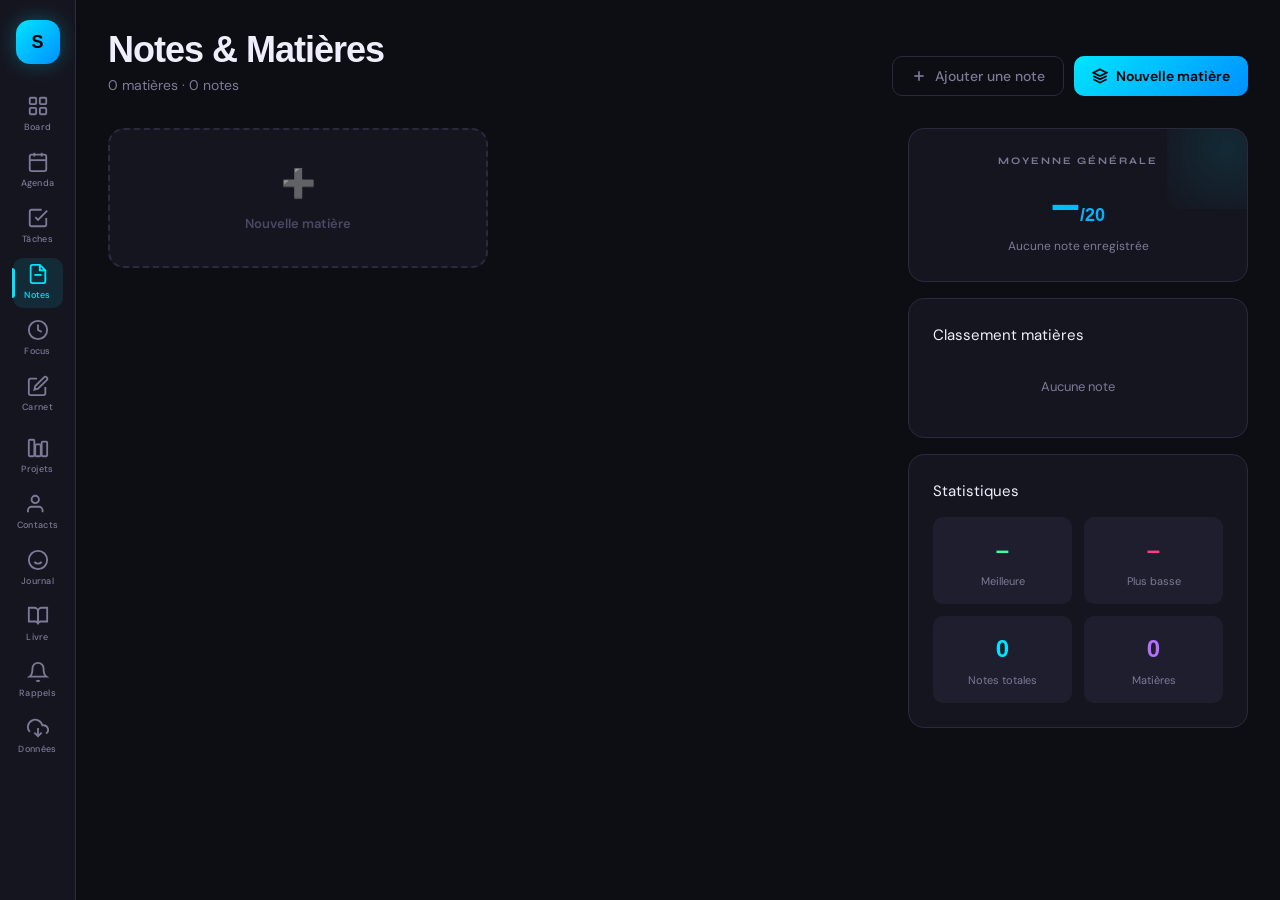
<file: notes.html>
<!DOCTYPE html>
<html lang="fr">
<head>
<meta charset="UTF-8">
<meta name="viewport" content="width=device-width, initial-scale=1.0">
<title>StudyHub — Notes & Matières</title>
<link rel="stylesheet" href="shared.css">
<style>
.notes-layout {
  display: grid;
  grid-template-columns: 1fr 340px;
  gap: 24px;
}

/* Subject cards */
.subjects-grid {
  display: grid;
  grid-template-columns: repeat(auto-fill, minmax(280px, 1fr));
  gap: 16px;
  margin-bottom: 24px;
}

.subject-card {
  background: var(--surface);
  border: 1px solid var(--border);
  border-radius: var(--radius);
  padding: 20px;
  cursor: pointer;
  transition: all 0.2s;
  position: relative;
  overflow: hidden;
}
.subject-card::before {
  content: '';
  position: absolute;
  top: 0; left: 0; right: 0;
  height: 3px;
}
.subject-card:hover { transform: translateY(-3px); box-shadow: var(--shadow); border-color: var(--text-dim); }
.subject-card.selected { border-color: var(--cyan); box-shadow: 0 0 0 1px var(--cyan); }

.subject-card-header {
  display: flex;
  align-items: flex-start;
  justify-content: space-between;
  margin-bottom: 14px;
}
.subject-emoji { font-size: 28px; line-height: 1; }
.subject-avg {
  font-family: 'Clash Display', sans-serif;
  font-size: 32px;
  font-weight: 700;
  line-height: 1;
}
.subject-avg-sub { font-size: 12px; color: var(--text-muted); text-align: right; margin-top: 2px; }
.subject-name {
  font-family: 'Syne', sans-serif;
  font-size: 15px;
  font-weight: 700;
  margin-bottom: 4px;
}
.subject-info { font-size: 12px; color: var(--text-muted); }
.subject-progress {
  margin-top: 14px;
}
.subject-progress-bar {
  height: 5px;
  background: var(--surface2);
  border-radius: 3px;
  overflow: hidden;
}
.subject-progress-fill {
  height: 100%;
  border-radius: 3px;
  transition: width 0.8s ease;
}
.subject-grades-preview {
  display: flex;
  gap: 6px;
  margin-top: 10px;
  flex-wrap: wrap;
}
.grade-pill {
  font-size: 11px;
  font-weight: 700;
  padding: 3px 9px;
  border-radius: 20px;
  background: var(--surface2);
  color: var(--text-muted);
}
.grade-pill.good { background: rgba(61,255,160,0.12); color: var(--green); }
.grade-pill.avg { background: rgba(0,229,255,0.12); color: var(--cyan); }
.grade-pill.bad { background: rgba(255,61,130,0.12); color: var(--pink); }

/* Detail panel */
.detail-panel {}
.detail-panel-title {
  font-family: 'Clash Display', sans-serif;
  font-size: 20px;
  font-weight: 700;
  margin-bottom: 20px;
}

.grades-table {
  width: 100%;
  border-collapse: collapse;
}
.grades-table th {
  font-size: 10px;
  font-weight: 700;
  letter-spacing: 1px;
  text-transform: uppercase;
  color: var(--text-dim);
  padding: 8px 12px;
  text-align: left;
  border-bottom: 1px solid var(--border);
}
.grades-table td {
  padding: 12px;
  border-bottom: 1px solid var(--border);
  font-size: 13px;
}
.grades-table tr:last-child td { border-bottom: none; }
.grades-table tr:hover td { background: rgba(255,255,255,0.02); }

.grade-value {
  font-family: 'Clash Display', sans-serif;
  font-size: 18px;
  font-weight: 700;
}
.grade-actions {
  display: flex;
  gap: 6px;
  opacity: 0;
  transition: opacity 0.15s;
}
.grades-table tr:hover .grade-actions { opacity: 1; }

/* Stats sidebar */
.stats-side { display: flex; flex-direction: column; gap: 16px; }
.overall-avg-card {
  background: var(--surface);
  border: 1px solid var(--border);
  border-radius: var(--radius);
  padding: 24px;
  text-align: center;
  position: relative;
  overflow: hidden;
}
.overall-avg-card::before {
  content: '';
  position: absolute;
  top: -40px; right: -40px;
  width: 120px; height: 120px;
  background: radial-gradient(circle, rgba(0,229,255,0.1), transparent);
}
.overall-label {
  font-family: 'Syne', sans-serif;
  font-size: 10px;
  font-weight: 700;
  letter-spacing: 2px;
  text-transform: uppercase;
  color: var(--text-muted);
  margin-bottom: 8px;
}
.overall-val {
  font-family: 'Clash Display', sans-serif;
  font-size: 52px;
  font-weight: 700;
  line-height: 1;
  background: var(--grad-cyan);
  -webkit-background-clip: text;
  -webkit-text-fill-color: transparent;
  background-clip: text;
}
.overall-denom { font-size: 18px; color: var(--text-muted); }

.ranking-list { display: flex; flex-direction: column; gap: 8px; }
.ranking-item {
  display: flex;
  align-items: center;
  gap: 10px;
  padding: 10px 14px;
  background: var(--surface2);
  border-radius: var(--radius-sm);
  cursor: pointer;
  transition: all 0.15s;
}
.ranking-item:hover { background: var(--border); }
.ranking-num {
  font-family: 'Clash Display', sans-serif;
  font-size: 18px;
  font-weight: 700;
  width: 28px;
  color: var(--text-dim);
}
.ranking-num.top { color: var(--yellow); }
.ranking-name { flex: 1; font-size: 13px; font-weight: 500; }
.ranking-avg {
  font-family: 'Clash Display', sans-serif;
  font-size: 18px;
  font-weight: 700;
}

/* History chart */
.chart-container {
  position: relative;
  height: 120px;
}
.chart-bars {
  display: flex;
  align-items: flex-end;
  gap: 4px;
  height: 100%;
  padding-top: 20px;
}
.chart-bar-wrap {
  flex: 1;
  display: flex;
  flex-direction: column;
  align-items: center;
  gap: 4px;
  height: 100%;
}
.chart-bar {
  flex: 1;
  display: flex;
  align-items: flex-end;
  width: 100%;
}
.chart-bar-inner {
  width: 100%;
  border-radius: 4px 4px 0 0;
  min-height: 4px;
  transition: height 0.5s ease;
  cursor: pointer;
}
.chart-bar-inner:hover { filter: brightness(1.3); }
.chart-bar-label { font-size: 9px; color: var(--text-dim); }

/* Add subject button */
.add-subject-card {
  background: var(--surface);
  border: 2px dashed var(--border);
  border-radius: var(--radius);
  padding: 20px;
  display: flex;
  flex-direction: column;
  align-items: center;
  justify-content: center;
  gap: 8px;
  cursor: pointer;
  transition: all 0.2s;
  min-height: 140px;
  color: var(--text-dim);
}
.add-subject-card:hover { border-color: var(--cyan); color: var(--cyan); background: rgba(0,229,255,0.03); }
.add-subject-icon { font-size: 28px; }
.add-subject-text { font-size: 13px; font-weight: 600; }

/* Coeff badge */
.coeff-badge {
  font-size: 10px;
  color: var(--text-dim);
  background: var(--surface2);
  padding: 2px 6px;
  border-radius: 6px;
}
</style>
</head>
<body>

<nav class="nav">
  <a class="nav-logo" href="index.html">S</a>
  <a class="nav-link" href="index.html" title="Board"><svg viewBox="0 0 24 24" fill="none" stroke="currentColor" stroke-width="2"><rect x="3" y="3" width="7" height="7" rx="1"/><rect x="14" y="3" width="7" height="7" rx="1"/><rect x="3" y="14" width="7" height="7" rx="1"/><rect x="14" y="14" width="7" height="7" rx="1"/></svg><span class="nav-label">Board</span></a>
  <a class="nav-link" href="agenda.html" title="Agenda"><svg viewBox="0 0 24 24" fill="none" stroke="currentColor" stroke-width="2"><rect x="3" y="4" width="18" height="18" rx="2"/><line x1="16" y1="2" x2="16" y2="6"/><line x1="8" y1="2" x2="8" y2="6"/><line x1="3" y1="10" x2="21" y2="10"/></svg><span class="nav-label">Agenda</span></a>
  <a class="nav-link" href="tasks.html" title="Tâches"><svg viewBox="0 0 24 24" fill="none" stroke="currentColor" stroke-width="2"><polyline points="9 11 12 14 22 4"/><path d="M21 12v7a2 2 0 0 1-2 2H5a2 2 0 0 1-2-2V5a2 2 0 0 1 2-2h11"/></svg><span class="nav-label">Tâches</span></a>
  <a class="nav-link active" href="notes.html" title="Notes"><svg viewBox="0 0 24 24" fill="none" stroke="currentColor" stroke-width="2"><path d="M14 2H6a2 2 0 0 0-2 2v16a2 2 0 0 0 2 2h12a2 2 0 0 0 2-2V8z"/><polyline points="14 2 14 8 20 8"/><line x1="16" y1="13" x2="8" y2="13"/></svg><span class="nav-label">Notes</span></a>
  <a class="nav-link" href="pomodoro.html" title="Pomodoro"><svg viewBox="0 0 24 24" fill="none" stroke="currentColor" stroke-width="2"><circle cx="12" cy="12" r="10"/><polyline points="12 6 12 12 16 14"/></svg><span class="nav-label">Focus</span></a>
  <a class="nav-link" href="carnet.html" title="Carnet"><svg viewBox="0 0 24 24" fill="none" stroke="currentColor" stroke-width="2"><path d="M11 4H4a2 2 0 0 0-2 2v14a2 2 0 0 0 2 2h14a2 2 0 0 0 2-2v-7"/><path d="M18.5 2.5a2.121 2.121 0 0 1 3 3L12 15l-4 1 1-4 9.5-9.5z"/></svg><span class="nav-label">Carnet</span></a>
  <div class="nav-divider"></div>
  <a class="nav-link" href="projets.html" title="Projets"><svg viewBox="0 0 24 24" fill="none" stroke="currentColor" stroke-width="2"><rect x="2" y="3" width="6" height="18" rx="1"/><rect x="9" y="8" width="6" height="13" rx="1"/><rect x="16" y="5" width="6" height="16" rx="1"/></svg><span class="nav-label">Projets</span></a>
  <a class="nav-link" href="contacts-annuaire.html" title="Contacts"><svg viewBox="0 0 24 24" fill="none" stroke="currentColor" stroke-width="2"><path d="M17 21v-2a4 4 0 0 0-4-4H5a4 4 0 0 0-4 4v2"/><circle cx="9" cy="7" r="4"/></svg><span class="nav-label">Contacts</span></a>
  <a class="nav-link" href="journal-humeur.html" title="Journal"><svg viewBox="0 0 24 24" fill="none" stroke="currentColor" stroke-width="2"><path d="M12 2C6.48 2 2 6.48 2 12s4.48 10 10 10 10-4.48 10-10S17.52 2 12 2z"/><path d="M8 14s1.5 2 4 2 4-2 4-2"/><line x1="9" y1="9" x2="9.01" y2="9"/><line x1="15" y1="9" x2="15.01" y2="9"/></svg><span class="nav-label">Journal</span></a>
  <a class="nav-link" href="livre-audeladesetoiles.html" title="Livre"><svg viewBox="0 0 24 24" fill="none" stroke="currentColor" stroke-width="2"><path d="M2 3h6a4 4 0 0 1 4 4v14a3 3 0 0 0-3-3H2z"/><path d="M22 3h-6a4 4 0 0 0-4 4v14a3 3 0 0 1 3-3h7z"/></svg><span class="nav-label">Livre</span></a>
  <a class="nav-link" href="notifications.html" title="Rappels"><svg viewBox="0 0 24 24" fill="none" stroke="currentColor" stroke-width="2"><path d="M18 8A6 6 0 0 0 6 8c0 7-3 9-3 9h18s-3-2-3-9"/><path d="M13.73 21a2 2 0 0 1-3.46 0"/></svg><span class="nav-label">Rappels</span></a>
  <a class="nav-link" href="import-export.html" title="Données"><svg viewBox="0 0 24 24" fill="none" stroke="currentColor" stroke-width="2"><polyline points="8 17 12 21 16 17"/><line x1="12" y1="12" x2="12" y2="21"/><path d="M20.88 18.09A5 5 0 0 0 18 9h-1.26A8 8 0 1 0 3 16.29"/></svg><span class="nav-label">Données</span></a>
</nav>

<main class="main">
  <div class="page-header">
    <div>
      <h1 class="page-title">Notes & Matières</h1>
      <p class="page-subtitle" id="notes-subtitle">Suivi de tes résultats</p>
    </div>
    <div style="display:flex;gap:10px">
      <button class="btn btn-ghost" onclick="openAddGrade()">
        <svg width="16" height="16" viewBox="0 0 24 24" fill="none" stroke="currentColor" stroke-width="2.5"><line x1="12" y1="5" x2="12" y2="19"/><line x1="5" y1="12" x2="19" y2="12"/></svg>
        Ajouter une note
      </button>
      <button class="btn btn-primary" onclick="openAddSubject()">
        <svg width="16" height="16" viewBox="0 0 24 24" fill="none" stroke="currentColor" stroke-width="2.5"><path d="M12 2L2 7l10 5 10-5-10-5z"/><path d="M2 17l10 5 10-5"/><path d="M2 12l10 5 10-5"/></svg>
        Nouvelle matière
      </button>
    </div>
  </div>

  <div class="notes-layout">
    <div>
      <!-- Subjects grid -->
      <div class="subjects-grid fade-in" id="subjects-grid">
        <div class="add-subject-card" onclick="openAddSubject()">
          <div class="add-subject-icon">➕</div>
          <div class="add-subject-text">Ajouter une matière</div>
        </div>
      </div>

      <!-- Grades detail for selected subject -->
      <div class="card fade-in" id="grades-detail" style="display:none">
        <div style="display:flex;align-items:center;justify-content:space-between;margin-bottom:20px">
          <div class="detail-panel-title" id="detail-subject-name">Matière</div>
          <div style="display:flex;gap:8px">
            <button class="btn btn-ghost btn-sm" onclick="openAddGradeForSubject()" style="font-size:12px;padding:7px 12px">+ Note</button>
            <button class="btn btn-ghost btn-sm" onclick="openEditSubject()" style="font-size:12px;padding:7px 12px">✏️ Modifier</button>
            <button class="btn btn-danger btn-sm" onclick="deleteSubject()" style="font-size:12px;padding:7px 12px">🗑</button>
          </div>
        </div>

        <!-- Mini chart -->
        <div style="margin-bottom:20px">
          <div class="section-label" style="margin-bottom:12px">Évolution</div>
          <div class="chart-container" id="grade-chart"></div>
        </div>

        <!-- Grades table -->
        <table class="grades-table" id="grades-table">
          <thead><tr>
            <th>Évaluation</th>
            <th>Note</th>
            <th>Coeff.</th>
            <th>Date</th>
            <th></th>
          </tr></thead>
          <tbody id="grades-tbody"></tbody>
        </table>
      </div>
    </div>

    <!-- Right sidebar stats -->
    <div class="stats-side">
      <div class="overall-avg-card fade-in">
        <div class="overall-label">Moyenne générale</div>
        <div class="overall-val" id="overall-avg">–<span class="overall-denom">/20</span></div>
        <div style="font-size:12px;color:var(--text-muted);margin-top:8px" id="overall-info">Aucune note enregistrée</div>
      </div>

      <div class="card fade-in" style="animation-delay:.1s">
        <div class="section-label" style="margin-bottom:14px">Classement matières</div>
        <div class="ranking-list" id="ranking-list">
          <p style="color:var(--text-muted);font-size:13px;text-align:center;padding:16px 0">Aucune matière</p>
        </div>
      </div>

      <div class="card fade-in" style="animation-delay:.2s">
        <div class="section-label" style="margin-bottom:14px">Statistiques</div>
        <div style="display:grid;grid-template-columns:1fr 1fr;gap:12px">
          <div style="background:var(--surface2);border-radius:var(--radius-sm);padding:14px;text-align:center">
            <div style="font-family:'Clash Display',sans-serif;font-size:24px;font-weight:700;color:var(--green)" id="stat-best">–</div>
            <div style="font-size:11px;color:var(--text-muted);margin-top:3px">Meilleure</div>
          </div>
          <div style="background:var(--surface2);border-radius:var(--radius-sm);padding:14px;text-align:center">
            <div style="font-family:'Clash Display',sans-serif;font-size:24px;font-weight:700;color:var(--pink)" id="stat-worst">–</div>
            <div style="font-size:11px;color:var(--text-muted);margin-top:3px">Plus basse</div>
          </div>
          <div style="background:var(--surface2);border-radius:var(--radius-sm);padding:14px;text-align:center">
            <div style="font-family:'Clash Display',sans-serif;font-size:24px;font-weight:700;color:var(--cyan)" id="stat-count">0</div>
            <div style="font-size:11px;color:var(--text-muted);margin-top:3px">Notes totales</div>
          </div>
          <div style="background:var(--surface2);border-radius:var(--radius-sm);padding:14px;text-align:center">
            <div style="font-family:'Clash Display',sans-serif;font-size:24px;font-weight:700;color:var(--violet)" id="stat-subjects">0</div>
            <div style="font-size:11px;color:var(--text-muted);margin-top:3px">Matières</div>
          </div>
        </div>
      </div>
    </div>
  </div>
</main>

<!-- Add Subject Modal -->
<div class="modal-overlay" id="subject-modal">
  <div class="modal">
    <div class="modal-header">
      <h2 class="modal-title" id="modal-subject-title">Nouvelle matière</h2>
      <button class="modal-close" onclick="closeModal('subject-modal')">✕</button>
    </div>
    <input type="hidden" id="subj-id">
    <div class="form-row">
      <div class="form-group">
        <label>Nom de la matière *</label>
        <input type="text" id="subj-name" placeholder="ex: Mathématiques" />
      </div>
      <div class="form-group">
        <label>Emoji</label>
        <input type="text" id="subj-emoji" placeholder="📚" maxlength="2" />
      </div>
    </div>
    <div class="form-row">
      <div class="form-group">
        <label>Coefficient (optionnel)</label>
        <input type="number" id="subj-coeff" placeholder="1" min="0.5" max="10" step="0.5" />
      </div>
      <div class="form-group">
        <label>Professeur (optionnel)</label>
        <input type="text" id="subj-prof" placeholder="M. Dupont" />
      </div>
    </div>
    <div class="form-group">
      <label>Couleur</label>
      <select id="subj-color">
        <option value="cyan">🩵 Cyan</option>
        <option value="pink">🩷 Rose</option>
        <option value="yellow">💛 Jaune</option>
        <option value="green">💚 Vert</option>
        <option value="violet">💜 Violet</option>
        <option value="orange">🧡 Orange</option>
      </select>
    </div>
    <div style="display:flex;gap:10px;margin-top:8px">
      <button class="btn btn-ghost" style="margin-left:auto" onclick="closeModal('subject-modal')">Annuler</button>
      <button class="btn btn-primary" onclick="saveSubject()">Enregistrer</button>
    </div>
  </div>
</div>

<!-- Add Grade Modal -->
<div class="modal-overlay" id="grade-modal">
  <div class="modal">
    <div class="modal-header">
      <h2 class="modal-title" id="modal-grade-title">Ajouter une note</h2>
      <button class="modal-close" onclick="closeModal('grade-modal')">✕</button>
    </div>
    <input type="hidden" id="grade-id">
    <input type="hidden" id="grade-subject-id">
    <div class="form-group">
      <label>Matière *</label>
      <select id="grade-subj-select"></select>
    </div>
    <div class="form-group">
      <label>Intitulé de l'évaluation</label>
      <input type="text" id="grade-name" placeholder="ex: Contrôle chapitre 3, DS n°2…" />
    </div>
    <div class="form-row">
      <div class="form-group">
        <label>Note * (sur 20)</label>
        <input type="number" id="grade-value" placeholder="14.5" min="0" max="20" step="0.5" />
      </div>
      <div class="form-group">
        <label>Coefficient</label>
        <input type="number" id="grade-coeff" placeholder="1" min="0.5" max="5" step="0.5" value="1" />
      </div>
    </div>
    <div class="form-group">
      <label>Date</label>
      <input type="date" id="grade-date" />
    </div>
    <div class="form-group">
      <label>Commentaire</label>
      <input type="text" id="grade-comment" placeholder="Optionnel…" />
    </div>
    <div style="display:flex;gap:10px;margin-top:8px">
      <button id="grade-delete-btn" class="btn btn-danger" style="display:none" onclick="deleteGrade()">🗑 Supprimer</button>
      <button class="btn btn-ghost" style="margin-left:auto" onclick="closeModal('grade-modal')">Annuler</button>
      <button class="btn btn-primary" onclick="saveGrade()">Enregistrer</button>
    </div>
  </div>
</div>

<script>
const MONTHS = ['jan','fév','mar','avr','mai','jun','jul','aoû','sep','oct','nov','déc'];
let selectedSubjectId = null;

function getMatieres() { return JSON.parse(localStorage.getItem('sh_matieres') || '[]'); }
function saveMatieres(m) {
  localStorage.setItem('sh_matieres', JSON.stringify(m));
  // Also update note count for dashboard
  const count = m.reduce((sum, mat) => sum + (mat.grades||[]).length, 0);
  localStorage.setItem('sh_notes_count', count);
}
function getGrades() { return JSON.parse(localStorage.getItem('sh_grades') || '[]'); }
function saveGrades(g) { localStorage.setItem('sh_grades', JSON.stringify(g)); }

function calcAvg(grades) {
  if (!grades || !grades.length) return null;
  const total = grades.reduce((s, g) => s + g.value * (g.coeff || 1), 0);
  const coeffSum = grades.reduce((s, g) => s + (g.coeff || 1), 0);
  return coeffSum ? total / coeffSum : null;
}

function gradeClass(v) {
  if (v === null || v === undefined) return '';
  if (v >= 14) return 'good';
  if (v >= 10) return 'avg';
  return 'bad';
}

function gradeColor(v) {
  if (v === null || v === undefined) return 'var(--text-muted)';
  if (v >= 14) return 'var(--green)';
  if (v >= 10) return 'var(--cyan)';
  return 'var(--pink)';
}

function renderPage() {
  const matieres = getMatieres();
  const grades = getGrades();

  // Enrich matieres with grades
  matieres.forEach(m => {
    m.grades = grades.filter(g => g.subjectId === m.id);
    m.avg = calcAvg(m.grades);
  });

  // Save avg back for dashboard
  const toSave = matieres.map(m => ({ ...m, grades: undefined }));
  localStorage.setItem('sh_matieres', JSON.stringify(matieres));

  // Stats
  const allGrades = grades;
  const allVals = allGrades.map(g => g.value);
  document.getElementById('stat-count').textContent = allVals.length;
  document.getElementById('stat-subjects').textContent = matieres.length;
  if (allVals.length) {
    document.getElementById('stat-best').textContent = Math.max(...allVals).toFixed(1);
    document.getElementById('stat-worst').textContent = Math.min(...allVals).toFixed(1);
  }

  // Overall average (weighted by subject coeff)
  const validMatieres = matieres.filter(m => m.avg !== null);
  if (validMatieres.length) {
    const total = validMatieres.reduce((s, m) => s + m.avg * (m.coeff||1), 0);
    const coeffSum = validMatieres.reduce((s, m) => s + (m.coeff||1), 0);
    const overallAvg = total / coeffSum;
    document.getElementById('overall-avg').innerHTML = `${overallAvg.toFixed(2)}<span class="overall-denom">/20</span>`;
    document.getElementById('overall-avg').style.background = `linear-gradient(135deg, ${gradeColor(overallAvg)}, ${gradeColor(overallAvg)}aa)`;
    document.getElementById('overall-avg').style.webkitBackgroundClip = 'text';
    document.getElementById('overall-avg').style.webkitTextFillColor = 'transparent';
    document.getElementById('overall-info').textContent = `Basée sur ${validMatieres.length} matière${validMatieres.length!==1?'s':''}`;
  } else {
    document.getElementById('overall-avg').innerHTML = '–<span class="overall-denom">/20</span>';
    document.getElementById('overall-info').textContent = 'Aucune note enregistrée';
  }

  // Subjects grid
  const grid = document.getElementById('subjects-grid');
  grid.innerHTML = matieres.map(m => {
    const avg = m.avg;
    const col = m.color || 'cyan';
    const pct = avg !== null ? (avg / 20) * 100 : 0;
    const latestGrades = (m.grades || []).slice(-4).reverse();
    return `<div class="subject-card ${selectedSubjectId===m.id?'selected':''}" onclick="selectSubject('${m.id}')" style="border-top-color:var(--${col})">
      <div style="position:absolute;top:0;left:0;right:0;height:3px;background:var(--${col});border-radius:var(--radius) var(--radius) 0 0"></div>
      <div class="subject-card-header">
        <div>
          <div class="subject-emoji">${m.emoji || '📚'}</div>
          <div class="subject-name" style="margin-top:8px">${escHtml(m.name)}</div>
          <div class="subject-info">${m.grades.length} note${m.grades.length!==1?'s':''} · coeff ${m.coeff||1}</div>
        </div>
        <div style="text-align:right">
          <div class="subject-avg" style="color:${gradeColor(avg)}">${avg !== null ? avg.toFixed(1) : '–'}</div>
          <div class="subject-avg-sub">/20</div>
        </div>
      </div>
      <div class="subject-progress">
        <div class="subject-progress-bar">
          <div class="subject-progress-fill" style="width:${pct}%;background:var(--${col})"></div>
        </div>
      </div>
      <div class="subject-grades-preview">
        ${latestGrades.map(g => `<span class="grade-pill ${gradeClass(g.value)}">${g.value}</span>`).join('')}
        ${m.grades.length > 4 ? `<span class="grade-pill">+${m.grades.length-4}</span>` : ''}
      </div>
    </div>`;
  }).join('') + `<div class="add-subject-card" onclick="openAddSubject()">
    <div class="add-subject-icon">➕</div>
    <div class="add-subject-text">Nouvelle matière</div>
  </div>`;

  // Ranking
  const sorted = [...matieres].filter(m => m.avg !== null).sort((a,b) => b.avg - a.avg);
  const rankEl = document.getElementById('ranking-list');
  if (!sorted.length) {
    rankEl.innerHTML = '<p style="color:var(--text-muted);font-size:13px;text-align:center;padding:16px 0">Aucune note</p>';
  } else {
    rankEl.innerHTML = sorted.map((m, i) => `
      <div class="ranking-item" onclick="selectSubject('${m.id}')">
        <div class="ranking-num ${i===0?'top':(i<3?'accent-cyan':'')}">${i+1}</div>
        <div style="font-size:18px">${m.emoji||'📚'}</div>
        <div class="ranking-name">${escHtml(m.name)}</div>
        <div class="ranking-avg" style="color:${gradeColor(m.avg)}">${m.avg.toFixed(1)}</div>
      </div>`).join('');
  }

  // Update grade detail if subject is selected
  if (selectedSubjectId) {
    const m = matieres.find(m => m.id === selectedSubjectId);
    if (m) renderGradesDetail(m);
    else { selectedSubjectId = null; document.getElementById('grades-detail').style.display = 'none'; }
  }

  // Update subtitle
  document.getElementById('notes-subtitle').textContent = `${matieres.length} matière${matieres.length!==1?'s':''} · ${allGrades.length} note${allGrades.length!==1?'s':''}`;
}

function selectSubject(id) {
  selectedSubjectId = id;
  document.getElementById('grades-detail').style.display = '';
  document.getElementById('grades-detail').scrollIntoView({ behavior: 'smooth', block: 'nearest' });
  renderPage();
}

function renderGradesDetail(m) {
  document.getElementById('detail-subject-name').textContent = `${m.emoji||'📚'} ${m.name}`;

  // Chart
  const sorted = [...(m.grades||[])].sort((a,b) => new Date(a.date) - new Date(b.date));
  const chartEl = document.getElementById('grade-chart');
  if (!sorted.length) {
    chartEl.innerHTML = '<div style="text-align:center;color:var(--text-dim);font-size:13px;padding:40px 0">Aucune note pour cette matière</div>';
  } else {
    const col = m.color || 'cyan';
    chartEl.innerHTML = `<div class="chart-bars">${sorted.map(g => {
      const pct = (g.value / 20) * 100;
      const d = g.date ? new Date(g.date) : null;
      const label = d ? `${d.getDate()}/${d.getMonth()+1}` : '–';
      const barColor = gradeColor(g.value);
      return `<div class="chart-bar-wrap">
        <div class="chart-bar">
          <div class="chart-bar-inner" title="${g.name||'Note'}: ${g.value}/20" style="height:${pct}%;background:${barColor};opacity:0.85"></div>
        </div>
        <div class="chart-bar-label">${g.value}</div>
        <div class="chart-bar-label" style="font-size:8px">${label}</div>
      </div>`;
    }).join('')}</div>`;
  }

  // Table
  const tbody = document.getElementById('grades-tbody');
  if (!m.grades || !m.grades.length) {
    tbody.innerHTML = '<tr><td colspan="5" style="text-align:center;color:var(--text-muted);padding:20px">Aucune note</td></tr>';
    return;
  }
  const sortedGrades = [...m.grades].sort((a,b) => new Date(b.date) - new Date(a.date));
  tbody.innerHTML = sortedGrades.map(g => {
    const d = g.date ? new Date(g.date) : null;
    return `<tr>
      <td>
        <div style="font-weight:500">${escHtml(g.name||'Note')}</div>
        ${g.comment ? `<div style="font-size:11px;color:var(--text-muted)">${escHtml(g.comment)}</div>` : ''}
      </td>
      <td><span class="grade-value" style="color:${gradeColor(g.value)}">${g.value}</span><span style="font-size:11px;color:var(--text-dim)">/20</span></td>
      <td><span class="coeff-badge">×${g.coeff||1}</span></td>
      <td style="color:var(--text-muted);font-size:12px">${d ? `${d.getDate()} ${MONTHS[d.getMonth()]} ${d.getFullYear()}` : '–'}</td>
      <td>
        <div class="grade-actions">
          <button class="task-action-btn" onclick="editGrade('${g.id}')" title="Modifier">✏️</button>
          <button class="task-action-btn del" onclick="deleteGradeById('${g.id}')" title="Supprimer" style="width:28px;height:28px;border-radius:7px;border:none;background:var(--surface2);color:var(--text-muted);cursor:pointer;font-size:13px;transition:all 0.15s">🗑</button>
        </div>
      </td>
    </tr>`;
  }).join('');
}

function openAddSubject() {
  document.getElementById('subj-id').value = '';
  document.getElementById('subj-name').value = '';
  document.getElementById('subj-emoji').value = '';
  document.getElementById('subj-coeff').value = '1';
  document.getElementById('subj-prof').value = '';
  document.getElementById('subj-color').value = 'cyan';
  document.getElementById('modal-subject-title').textContent = 'Nouvelle matière';
  document.getElementById('subject-modal').classList.add('open');
}

function openEditSubject() {
  const m = getMatieres().find(m => m.id === selectedSubjectId);
  if (!m) return;
  document.getElementById('subj-id').value = m.id;
  document.getElementById('subj-name').value = m.name;
  document.getElementById('subj-emoji').value = m.emoji || '';
  document.getElementById('subj-coeff').value = m.coeff || 1;
  document.getElementById('subj-prof').value = m.prof || '';
  document.getElementById('subj-color').value = m.color || 'cyan';
  document.getElementById('modal-subject-title').textContent = 'Modifier la matière';
  document.getElementById('subject-modal').classList.add('open');
}

function saveSubject() {
  const name = document.getElementById('subj-name').value.trim();
  if (!name) { alert('Nom requis'); return; }
  const matieres = getMatieres();
  const id = document.getElementById('subj-id').value;
  const subj = {
    id: id || Date.now().toString(),
    name,
    emoji: document.getElementById('subj-emoji').value || '📚',
    coeff: parseFloat(document.getElementById('subj-coeff').value) || 1,
    prof: document.getElementById('subj-prof').value.trim(),
    color: document.getElementById('subj-color').value,
    avg: null,
  };
  if (id) { const idx = matieres.findIndex(m => m.id === id); matieres[idx] = { ...matieres[idx], ...subj }; }
  else matieres.push(subj);
  saveMatieres(matieres);
  closeModal('subject-modal');
  renderPage();
}

function deleteSubject() {
  if (!selectedSubjectId) return;
  if (!confirm('Supprimer cette matière et toutes ses notes ?')) return;
  const matieres = getMatieres().filter(m => m.id !== selectedSubjectId);
  const grades = getGrades().filter(g => g.subjectId !== selectedSubjectId);
  saveMatieres(matieres);
  saveGrades(grades);
  selectedSubjectId = null;
  document.getElementById('grades-detail').style.display = 'none';
  renderPage();
}

function openAddGrade() {
  const matieres = getMatieres();
  populateSubjectSelect(matieres, selectedSubjectId);
  document.getElementById('grade-id').value = '';
  document.getElementById('grade-name').value = '';
  document.getElementById('grade-value').value = '';
  document.getElementById('grade-coeff').value = '1';
  document.getElementById('grade-date').value = new Date().toISOString().slice(0,10);
  document.getElementById('grade-comment').value = '';
  document.getElementById('grade-delete-btn').style.display = 'none';
  document.getElementById('modal-grade-title').textContent = 'Ajouter une note';
  document.getElementById('grade-modal').classList.add('open');
}

function openAddGradeForSubject() {
  openAddGrade();
  if (selectedSubjectId) document.getElementById('grade-subj-select').value = selectedSubjectId;
}

function editGrade(id) {
  const g = getGrades().find(g => g.id === id);
  if (!g) return;
  const matieres = getMatieres();
  populateSubjectSelect(matieres, g.subjectId);
  document.getElementById('grade-id').value = g.id;
  document.getElementById('grade-name').value = g.name || '';
  document.getElementById('grade-value').value = g.value;
  document.getElementById('grade-coeff').value = g.coeff || 1;
  document.getElementById('grade-date').value = g.date || '';
  document.getElementById('grade-comment').value = g.comment || '';
  document.getElementById('grade-delete-btn').style.display = '';
  document.getElementById('modal-grade-title').textContent = 'Modifier la note';
  document.getElementById('grade-modal').classList.add('open');
}

function populateSubjectSelect(matieres, selectedId) {
  const sel = document.getElementById('grade-subj-select');
  sel.innerHTML = matieres.map(m => `<option value="${m.id}" ${m.id===selectedId?'selected':''}>${m.emoji||'📚'} ${m.name}</option>`).join('');
}

function saveGrade() {
  const val = parseFloat(document.getElementById('grade-value').value);
  if (isNaN(val) || val < 0 || val > 20) { alert('Note entre 0 et 20'); return; }
  const subjectId = document.getElementById('grade-subj-select').value;
  if (!subjectId) { alert('Sélectionne une matière'); return; }
  const grades = getGrades();
  const id = document.getElementById('grade-id').value;
  const grade = {
    id: id || Date.now().toString(),
    subjectId,
    name: document.getElementById('grade-name').value.trim() || 'Note',
    value: val,
    coeff: parseFloat(document.getElementById('grade-coeff').value) || 1,
    date: document.getElementById('grade-date').value,
    comment: document.getElementById('grade-comment').value.trim(),
  };
  if (id) { const idx = grades.findIndex(g => g.id === id); grades[idx] = grade; }
  else grades.push(grade);
  saveGrades(grades);
  closeModal('grade-modal');
  renderPage();
}

function deleteGrade() {
  const id = document.getElementById('grade-id').value;
  if (!confirm('Supprimer cette note ?')) return;
  saveGrades(getGrades().filter(g => g.id !== id));
  closeModal('grade-modal');
  renderPage();
}

function deleteGradeById(id) {
  if (!confirm('Supprimer cette note ?')) return;
  saveGrades(getGrades().filter(g => g.id !== id));
  renderPage();
}

function closeModal(id) { document.getElementById(id).classList.remove('open'); }
['subject-modal','grade-modal'].forEach(id => {
  document.getElementById(id).addEventListener('click', e => { if (e.target === e.currentTarget) closeModal(id); });
});

function escHtml(str) { if (!str) return ''; return str.replace(/&/g,'&amp;').replace(/</g,'&lt;').replace(/>/g,'&gt;'); }

// Add style for task-action-btn del hover
const style = document.createElement('style');
style.textContent = `.task-action-btn.del:hover{background:rgba(255,61,130,0.15)!important;color:var(--pink)!important}`;
document.head.appendChild(style);

renderPage();
</script>
</body>
</html>
</file>
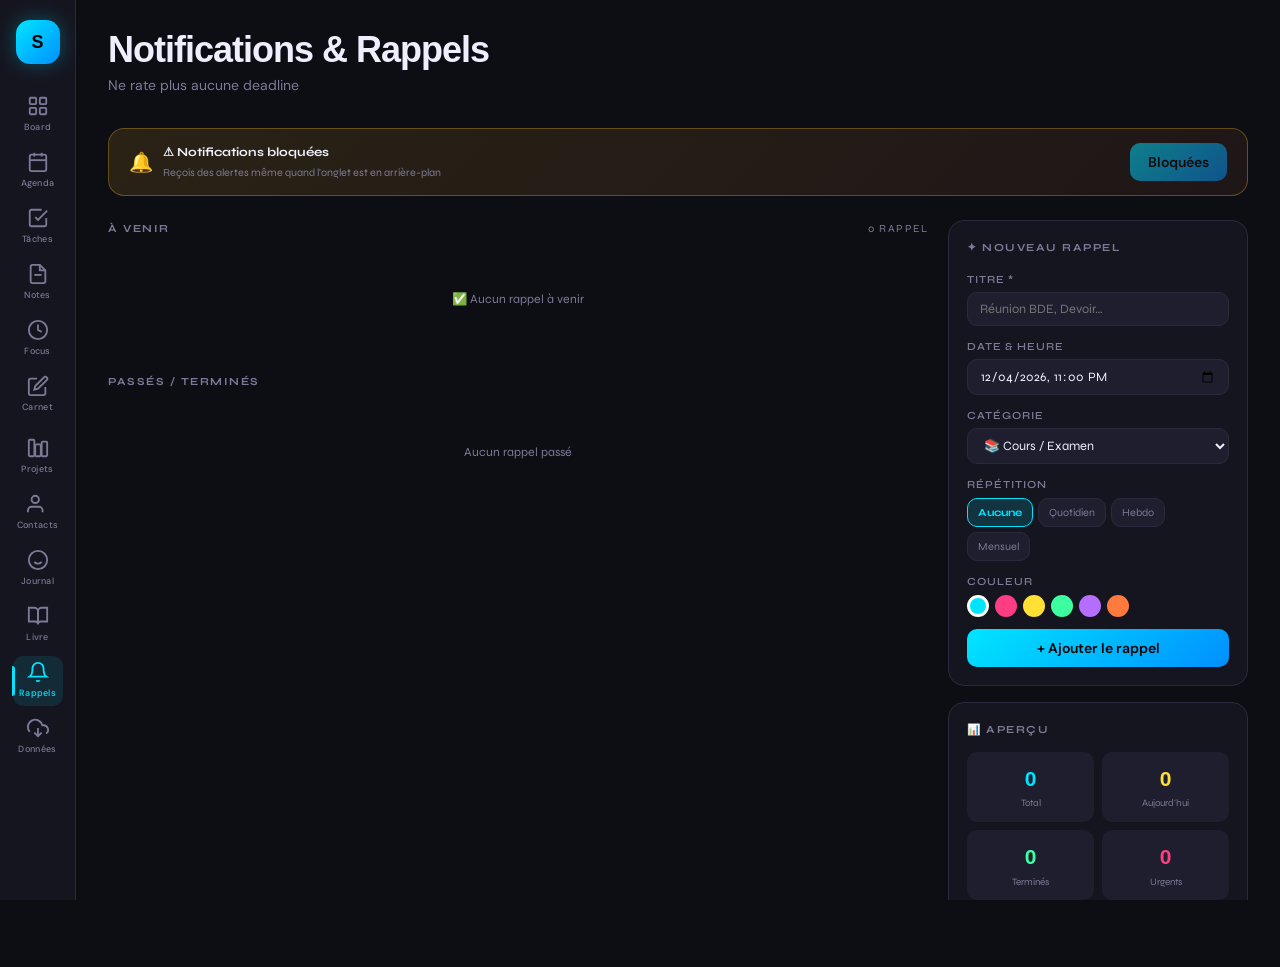
<file: notifications.html>
<!DOCTYPE html>
<html lang="fr">
<head>
<meta charset="UTF-8">
<meta name="viewport" content="width=device-width, initial-scale=1.0">
<title>StudyHub — Rappels</title>
<link rel="stylesheet" href="shared.css">
<style>
.notif-layout { display: grid; grid-template-columns: 1fr 300px; gap: 20px; }
@media(max-width:900px){ .notif-layout { grid-template-columns: 1fr; } }

.perm-banner { background: linear-gradient(135deg, rgba(251,191,36,.12), rgba(251,146,60,.08)); border: 1px solid rgba(251,191,36,.3); border-radius: var(--radius); padding: 14px 20px; display: flex; align-items: center; justify-content: space-between; gap: 12px; flex-wrap: wrap; margin-bottom: 24px; }
.perm-banner.granted { background: linear-gradient(135deg, rgba(61,255,160,.1), rgba(0,229,255,.08)); border-color: rgba(61,255,160,.3); }
.perm-text { font-family: 'Syne', sans-serif; font-size: .82rem; display: flex; align-items: center; gap: 10px; }
.perm-icon { font-size: 1.3rem; }
.perm-main { font-weight: 700; }
.perm-sub { font-size: .72rem; color: var(--text-muted); margin-top: 1px; }

.section-lbl { font-family: 'Syne', sans-serif; font-size: .72rem; font-weight: 700; text-transform: uppercase; letter-spacing: 1.5px; color: var(--text-muted); margin-bottom: 12px; display: flex; align-items: center; justify-content: space-between; }
.reminders-list { display: flex; flex-direction: column; gap: 8px; margin-bottom: 24px; }
.reminder-card { background: var(--surface); border: 1px solid var(--border); border-radius: var(--radius); padding: 14px 16px; display: flex; align-items: flex-start; gap: 14px; transition: border-color .2s; }
.reminder-card:hover { border-color: var(--cyan); }
.reminder-card.past { opacity: .45; }
.reminder-icon { font-size: 1.3rem; flex-shrink: 0; margin-top: 2px; }
.reminder-body { flex: 1; }
.reminder-title { font-weight: 600; font-size: .9rem; margin-bottom: 4px; }
.reminder-meta { font-family: 'Syne', sans-serif; font-size: .72rem; color: var(--text-muted); display: flex; align-items: center; gap: 8px; flex-wrap: wrap; }
.badge { font-size: .68rem; font-weight: 700; padding: 2px 8px; border-radius: 99px; font-family: 'Syne', sans-serif; }
.badge-urgent { background: rgba(255,61,130,.15); color: var(--pink); }
.badge-today { background: rgba(255,224,51,.15); color: var(--yellow); }
.badge-soon { background: rgba(0,229,255,.15); color: var(--cyan); }
.badge-done { background: rgba(61,255,160,.15); color: var(--green); }
.reminder-actions { display: flex; gap: 6px; align-self: center; }
.icon-btn { background: var(--surface2); border: 1px solid var(--border); color: var(--text-muted); width: 30px; height: 30px; border-radius: var(--radius-sm); display: flex; align-items: center; justify-content: center; cursor: pointer; font-size: .85rem; transition: all .2s; }
.icon-btn:hover { color: var(--text); border-color: var(--cyan); }
.icon-btn.done { background: rgba(61,255,160,.1); border-color: rgba(61,255,160,.3); color: var(--green); }
.empty-r { text-align: center; padding: 40px 20px; color: var(--text-muted); font-family: 'Syne', sans-serif; font-size: .82rem; }

/* SIDEBAR FORM */
.side-card { background: var(--surface); border: 1px solid var(--border); border-radius: var(--radius); padding: 18px; margin-bottom: 16px; }
.side-card h3 { font-family: 'Syne', sans-serif; font-size: .72rem; font-weight: 700; text-transform: uppercase; letter-spacing: 1.5px; color: var(--text-muted); margin-bottom: 14px; }
.field { margin-bottom: 12px; }
.field label { display: block; font-family: 'Syne', sans-serif; font-size: .72rem; color: var(--text-muted); margin-bottom: 4px; font-weight: 600; text-transform: uppercase; letter-spacing: 1px; }
.field input, .field select { width: 100%; background: var(--surface2); border: 1px solid var(--border); border-radius: var(--radius-sm); padding: 8px 12px; color: var(--text); font-size: .85rem; outline: none; font-family: 'Syne', sans-serif; transition: border-color .2s; }
.field input:focus, .field select:focus { border-color: var(--cyan); }
.repeat-opts { display: flex; gap: 5px; flex-wrap: wrap; }
.rep-btn { background: var(--surface2); border: 1px solid var(--border); color: var(--text-muted); padding: 5px 10px; border-radius: var(--radius-sm); font-family: 'Syne', sans-serif; font-size: .72rem; cursor: pointer; transition: all .2s; }
.rep-btn.active { background: rgba(0,229,255,.15); border-color: var(--cyan); color: var(--cyan); font-weight: 700; }
.color-row { display: flex; gap: 6px; }
.cdot { width: 22px; height: 22px; border-radius: 50%; cursor: pointer; border: 3px solid transparent; transition: border-color .2s; }
.cdot.sel { border-color: white; }
.stats-grid { display: grid; grid-template-columns: 1fr 1fr; gap: 8px; }
.stat-box { background: var(--surface2); border-radius: var(--radius-sm); padding: 10px; text-align: center; }
.stat-box .n { font-family: 'Clash Display', sans-serif; font-size: 1.4rem; font-weight: 700; }
.stat-box .l { font-family: 'Syne', sans-serif; font-size: .65rem; color: var(--text-muted); margin-top: 1px; }

.toast { position: fixed; bottom: 24px; right: 24px; background: var(--surface); border: 1px solid var(--green); border-radius: var(--radius); padding: 12px 18px; font-family: 'Syne', sans-serif; font-size: .85rem; display: flex; align-items: center; gap: 8px; z-index: 999; transform: translateY(80px); opacity: 0; transition: all .35s; box-shadow: 0 8px 32px rgba(0,0,0,.4); }
.toast.show { transform: translateY(0); opacity: 1; }
</style>
</head>
<body>
<nav class="nav">
  <a class="nav-logo" href="index.html">S</a>
  <a class="nav-link" href="index.html" title="Board"><svg viewBox="0 0 24 24" fill="none" stroke="currentColor" stroke-width="2"><rect x="3" y="3" width="7" height="7" rx="1"/><rect x="14" y="3" width="7" height="7" rx="1"/><rect x="3" y="14" width="7" height="7" rx="1"/><rect x="14" y="14" width="7" height="7" rx="1"/></svg><span class="nav-label">Board</span></a>
  <a class="nav-link" href="agenda.html" title="Agenda"><svg viewBox="0 0 24 24" fill="none" stroke="currentColor" stroke-width="2"><rect x="3" y="4" width="18" height="18" rx="2"/><line x1="16" y1="2" x2="16" y2="6"/><line x1="8" y1="2" x2="8" y2="6"/><line x1="3" y1="10" x2="21" y2="10"/></svg><span class="nav-label">Agenda</span></a>
  <a class="nav-link" href="tasks.html" title="Tâches"><svg viewBox="0 0 24 24" fill="none" stroke="currentColor" stroke-width="2"><polyline points="9 11 12 14 22 4"/><path d="M21 12v7a2 2 0 0 1-2 2H5a2 2 0 0 1-2-2V5a2 2 0 0 1 2-2h11"/></svg><span class="nav-label">Tâches</span></a>
  <a class="nav-link" href="notes.html" title="Notes"><svg viewBox="0 0 24 24" fill="none" stroke="currentColor" stroke-width="2"><path d="M14 2H6a2 2 0 0 0-2 2v16a2 2 0 0 0 2 2h12a2 2 0 0 0 2-2V8z"/><polyline points="14 2 14 8 20 8"/><line x1="16" y1="13" x2="8" y2="13"/></svg><span class="nav-label">Notes</span></a>
  <a class="nav-link" href="pomodoro.html" title="Pomodoro"><svg viewBox="0 0 24 24" fill="none" stroke="currentColor" stroke-width="2"><circle cx="12" cy="12" r="10"/><polyline points="12 6 12 12 16 14"/></svg><span class="nav-label">Focus</span></a>
  <a class="nav-link" href="carnet.html" title="Carnet"><svg viewBox="0 0 24 24" fill="none" stroke="currentColor" stroke-width="2"><path d="M11 4H4a2 2 0 0 0-2 2v14a2 2 0 0 0 2 2h14a2 2 0 0 0 2-2v-7"/><path d="M18.5 2.5a2.121 2.121 0 0 1 3 3L12 15l-4 1 1-4 9.5-9.5z"/></svg><span class="nav-label">Carnet</span></a>
  <div class="nav-divider"></div>
  <a class="nav-link" href="projets.html" title="Projets"><svg viewBox="0 0 24 24" fill="none" stroke="currentColor" stroke-width="2"><rect x="2" y="3" width="6" height="18" rx="1"/><rect x="9" y="8" width="6" height="13" rx="1"/><rect x="16" y="5" width="6" height="16" rx="1"/></svg><span class="nav-label">Projets</span></a>
  <a class="nav-link" href="contacts-annuaire.html" title="Contacts"><svg viewBox="0 0 24 24" fill="none" stroke="currentColor" stroke-width="2"><path d="M17 21v-2a4 4 0 0 0-4-4H5a4 4 0 0 0-4 4v2"/><circle cx="9" cy="7" r="4"/></svg><span class="nav-label">Contacts</span></a>
  <a class="nav-link" href="journal-humeur.html" title="Journal"><svg viewBox="0 0 24 24" fill="none" stroke="currentColor" stroke-width="2"><path d="M12 2C6.48 2 2 6.48 2 12s4.48 10 10 10 10-4.48 10-10S17.52 2 12 2z"/><path d="M8 14s1.5 2 4 2 4-2 4-2"/><line x1="9" y1="9" x2="9.01" y2="9"/><line x1="15" y1="9" x2="15.01" y2="9"/></svg><span class="nav-label">Journal</span></a>
  <a class="nav-link" href="livre-audeladesetoiles.html" title="Livre"><svg viewBox="0 0 24 24" fill="none" stroke="currentColor" stroke-width="2"><path d="M2 3h6a4 4 0 0 1 4 4v14a3 3 0 0 0-3-3H2z"/><path d="M22 3h-6a4 4 0 0 0-4 4v14a3 3 0 0 1 3-3h7z"/></svg><span class="nav-label">Livre</span></a>
  <a class="nav-link active" href="notifications.html" title="Rappels"><svg viewBox="0 0 24 24" fill="none" stroke="currentColor" stroke-width="2"><path d="M18 8A6 6 0 0 0 6 8c0 7-3 9-3 9h18s-3-2-3-9"/><path d="M13.73 21a2 2 0 0 1-3.46 0"/></svg><span class="nav-label">Rappels</span></a>
  <a class="nav-link" href="import-export.html" title="Données"><svg viewBox="0 0 24 24" fill="none" stroke="currentColor" stroke-width="2"><polyline points="8 17 12 21 16 17"/><line x1="12" y1="12" x2="12" y2="21"/><path d="M20.88 18.09A5 5 0 0 0 18 9h-1.26A8 8 0 1 0 3 16.29"/></svg><span class="nav-label">Données</span></a>
</nav>

<main class="main">
  <div class="page-header">
    <div>
      <h1 class="page-title">Notifications & Rappels</h1>
      <p class="page-subtitle">Ne rate plus aucune deadline</p>
    </div>
  </div>

  <div class="perm-banner" id="perm-banner">
    <div class="perm-text">
      <span class="perm-icon">🔔</span>
      <div><div class="perm-main" id="perm-main">Activer les notifications navigateur</div><div class="perm-sub" id="perm-sub">Reçois des alertes même quand l'onglet est en arrière-plan</div></div>
    </div>
    <button class="btn btn-primary" id="perm-btn" onclick="requestPerm()">Activer</button>
  </div>

  <div class="notif-layout">
    <div>
      <div class="section-lbl"><span>À venir</span><span id="count-lbl" style="font-weight:400">0 rappel</span></div>
      <div class="reminders-list" id="upcoming-list"></div>
      <div class="section-lbl">Passés / terminés</div>
      <div class="reminders-list" id="past-list"></div>
    </div>
    <div>
      <div class="side-card">
        <h3>✦ Nouveau rappel</h3>
        <div class="field"><label>Titre *</label><input type="text" id="r-title" placeholder="Réunion BDE, Devoir…"></div>
        <div class="field"><label>Date & heure</label><input type="datetime-local" id="r-dt"></div>
        <div class="field"><label>Catégorie</label>
          <select id="r-cat">
            <option value="cours">📚 Cours / Examen</option>
            <option value="devoir">✏️ Devoir / Rendu</option>
            <option value="asso">🤝 Associatif</option>
            <option value="perso">🙋 Personnel</option>
            <option value="autre">📌 Autre</option>
          </select>
        </div>
        <div class="field"><label>Répétition</label>
          <div class="repeat-opts">
            <div class="rep-btn active" data-r="none" onclick="setR(this)">Aucune</div>
            <div class="rep-btn" data-r="daily" onclick="setR(this)">Quotidien</div>
            <div class="rep-btn" data-r="weekly" onclick="setR(this)">Hebdo</div>
            <div class="rep-btn" data-r="monthly" onclick="setR(this)">Mensuel</div>
          </div>
        </div>
        <div class="field"><label>Couleur</label>
          <div class="color-row">
            <div class="cdot sel" style="background:#00e5ff" data-c="#00e5ff" onclick="setC(this)"></div>
            <div class="cdot" style="background:#ff3d82" data-c="#ff3d82" onclick="setC(this)"></div>
            <div class="cdot" style="background:#ffe033" data-c="#ffe033" onclick="setC(this)"></div>
            <div class="cdot" style="background:#3dffa0" data-c="#3dffa0" onclick="setC(this)"></div>
            <div class="cdot" style="background:#b56eff" data-c="#b56eff" onclick="setC(this)"></div>
            <div class="cdot" style="background:#ff7a3d" data-c="#ff7a3d" onclick="setC(this)"></div>
          </div>
        </div>
        <button class="btn btn-primary" onclick="addReminder()" style="width:100%;justify-content:center">+ Ajouter le rappel</button>
      </div>
      <div class="side-card">
        <h3>📊 Aperçu</h3>
        <div class="stats-grid">
          <div class="stat-box"><div class="n accent-cyan" id="s-total">0</div><div class="l">Total</div></div>
          <div class="stat-box"><div class="n accent-yellow" id="s-today">0</div><div class="l">Aujourd'hui</div></div>
          <div class="stat-box"><div class="n accent-green" id="s-done">0</div><div class="l">Terminés</div></div>
          <div class="stat-box"><div class="n accent-pink" id="s-urgent">0</div><div class="l">Urgents</div></div>
        </div>
      </div>
    </div>
  </div>
</main>

<div class="toast" id="toast"><span id="toast-msg"></span></div>

<script>
const CATS={cours:'📚',devoir:'✏️',asso:'🤝',perso:'🙋',autre:'📌'};
let reminders=JSON.parse(localStorage.getItem('sh_reminders')||'[]');
let selRepeat='none', selColor='#00e5ff';
function save(){localStorage.setItem('sh_reminders',JSON.stringify(reminders));}
function toast(msg){const t=document.getElementById('toast');document.getElementById('toast-msg').textContent=msg;t.classList.add('show');setTimeout(()=>t.classList.remove('show'),3000);}
function requestPerm(){Notification.requestPermission().then(p=>{updatePerm();if(p==='granted')toast('✅ Notifications activées !')});}
function updatePerm(){
  const p=Notification.permission, banner=document.getElementById('perm-banner'), btn=document.getElementById('perm-btn');
  if(p==='granted'){banner.classList.add('granted');document.getElementById('perm-main').textContent='✓ Notifications activées';document.getElementById('perm-sub').textContent='Tu recevras des rappels à l\'heure prévue';btn.textContent='Activées';btn.onclick=null;btn.style.opacity='.5';}
  else if(p==='denied'){document.getElementById('perm-main').textContent='⚠ Notifications bloquées';btn.textContent='Bloquées';btn.style.opacity='.5';}
}
function setR(el){selRepeat=el.dataset.r;document.querySelectorAll('.rep-btn').forEach(e=>e.classList.toggle('active',e.dataset.r===selRepeat));}
function setC(el){selColor=el.dataset.c;document.querySelectorAll('.cdot').forEach(e=>e.classList.toggle('sel',e.dataset.c===selColor));}
function timeDiff(dt){const now=new Date(),then=new Date(dt),ms=then-now;if(ms<0)return{label:'Passé',type:'past'};const h=ms/3600000;if(h<1)return{label:'Dans '+Math.round(ms/60000)+' min',type:'urgent'};if(h<24)return{label:'Aujourd\'hui à '+new Date(dt).toLocaleTimeString('fr-FR',{hour:'2-digit',minute:'2-digit'}),type:'today'};if(h<72)return{label:'Dans '+Math.floor(h/24)+' j',type:'soon'};return{label:new Date(dt).toLocaleDateString('fr-FR',{day:'numeric',month:'short',hour:'2-digit',minute:'2-digit'}),type:'normal'};}
function addReminder(){
  const title=document.getElementById('r-title').value.trim(), dt=document.getElementById('r-dt').value;
  if(!title||!dt){toast('⚠ Titre et date requis');return;}
  reminders.push({id:Date.now().toString(),title,datetime:dt,cat:document.getElementById('r-cat').value,repeat:selRepeat,color:selColor,done:false});
  document.getElementById('r-title').value=''; save(); render(); toast('🔔 Rappel ajouté !');
}
function toggleDone(id){const r=reminders.find(x=>x.id===id);if(r){r.done=!r.done;save();render();}}
function delReminder(id){reminders=reminders.filter(x=>x.id!==id);save();render();}
function cardHTML(r){
  const diff=timeDiff(r.datetime);
  const bc=diff.type==='urgent'?'badge-urgent':diff.type==='today'?'badge-today':diff.type==='soon'?'badge-soon':r.done?'badge-done':'';
  return`<div class="reminder-card ${diff.type==='past'&&!r.done?'past':''}">
    <div class="reminder-icon" style="color:${r.color}">${CATS[r.cat]||'📌'}</div>
    <div class="reminder-body">
      <div class="reminder-title" style="text-decoration:${r.done?'line-through':''}">${r.title}</div>
      <div class="reminder-meta">🕐 ${new Date(r.datetime).toLocaleString('fr-FR',{day:'numeric',month:'short',hour:'2-digit',minute:'2-digit'})}
        ${diff.type!=='past'||r.done?`<span class="badge ${bc}">${r.done?'✓ Fait':diff.label}</span>`:''}
        ${r.repeat!=='none'?`<span style="color:var(--violet)">↺ ${r.repeat==='daily'?'Quotidien':r.repeat==='weekly'?'Hebdo':'Mensuel'}</span>`:''}
      </div>
    </div>
    <div class="reminder-actions">
      <button class="icon-btn ${r.done?'done':''}" onclick="toggleDone('${r.id}')">${r.done?'↩':'✓'}</button>
      <button class="icon-btn" onclick="delReminder('${r.id}')">🗑</button>
    </div>
  </div>`;
}
function render(){
  const now=new Date();
  const up=reminders.filter(r=>!r.done&&new Date(r.datetime)>now).sort((a,b)=>new Date(a.datetime)-new Date(b.datetime));
  const past=reminders.filter(r=>r.done||new Date(r.datetime)<=now).sort((a,b)=>new Date(b.datetime)-new Date(a.datetime));
  document.getElementById('upcoming-list').innerHTML=up.length?up.map(cardHTML).join(''):'<div class="empty-r">✅ Aucun rappel à venir</div>';
  document.getElementById('past-list').innerHTML=past.slice(0,5).map(cardHTML).join('')||'<div class="empty-r">Aucun rappel passé</div>';
  document.getElementById('count-lbl').textContent=up.length+' rappel'+(up.length>1?'s':'');
  const today=reminders.filter(r=>{const d=new Date(r.datetime);return d.toDateString()===now.toDateString();});
  const urgent=reminders.filter(r=>!r.done&&(new Date(r.datetime)-now)<3600000&&new Date(r.datetime)>now);
  document.getElementById('s-total').textContent=reminders.length;
  document.getElementById('s-today').textContent=today.length;
  document.getElementById('s-done').textContent=reminders.filter(r=>r.done).length;
  document.getElementById('s-urgent').textContent=urgent.length;
}
const defDate=new Date(); defDate.setHours(defDate.getHours()+1,0,0,0);
document.getElementById('r-dt').value=defDate.toISOString().slice(0,16);
updatePerm(); render();
</script>
</body>
</html>
</file>
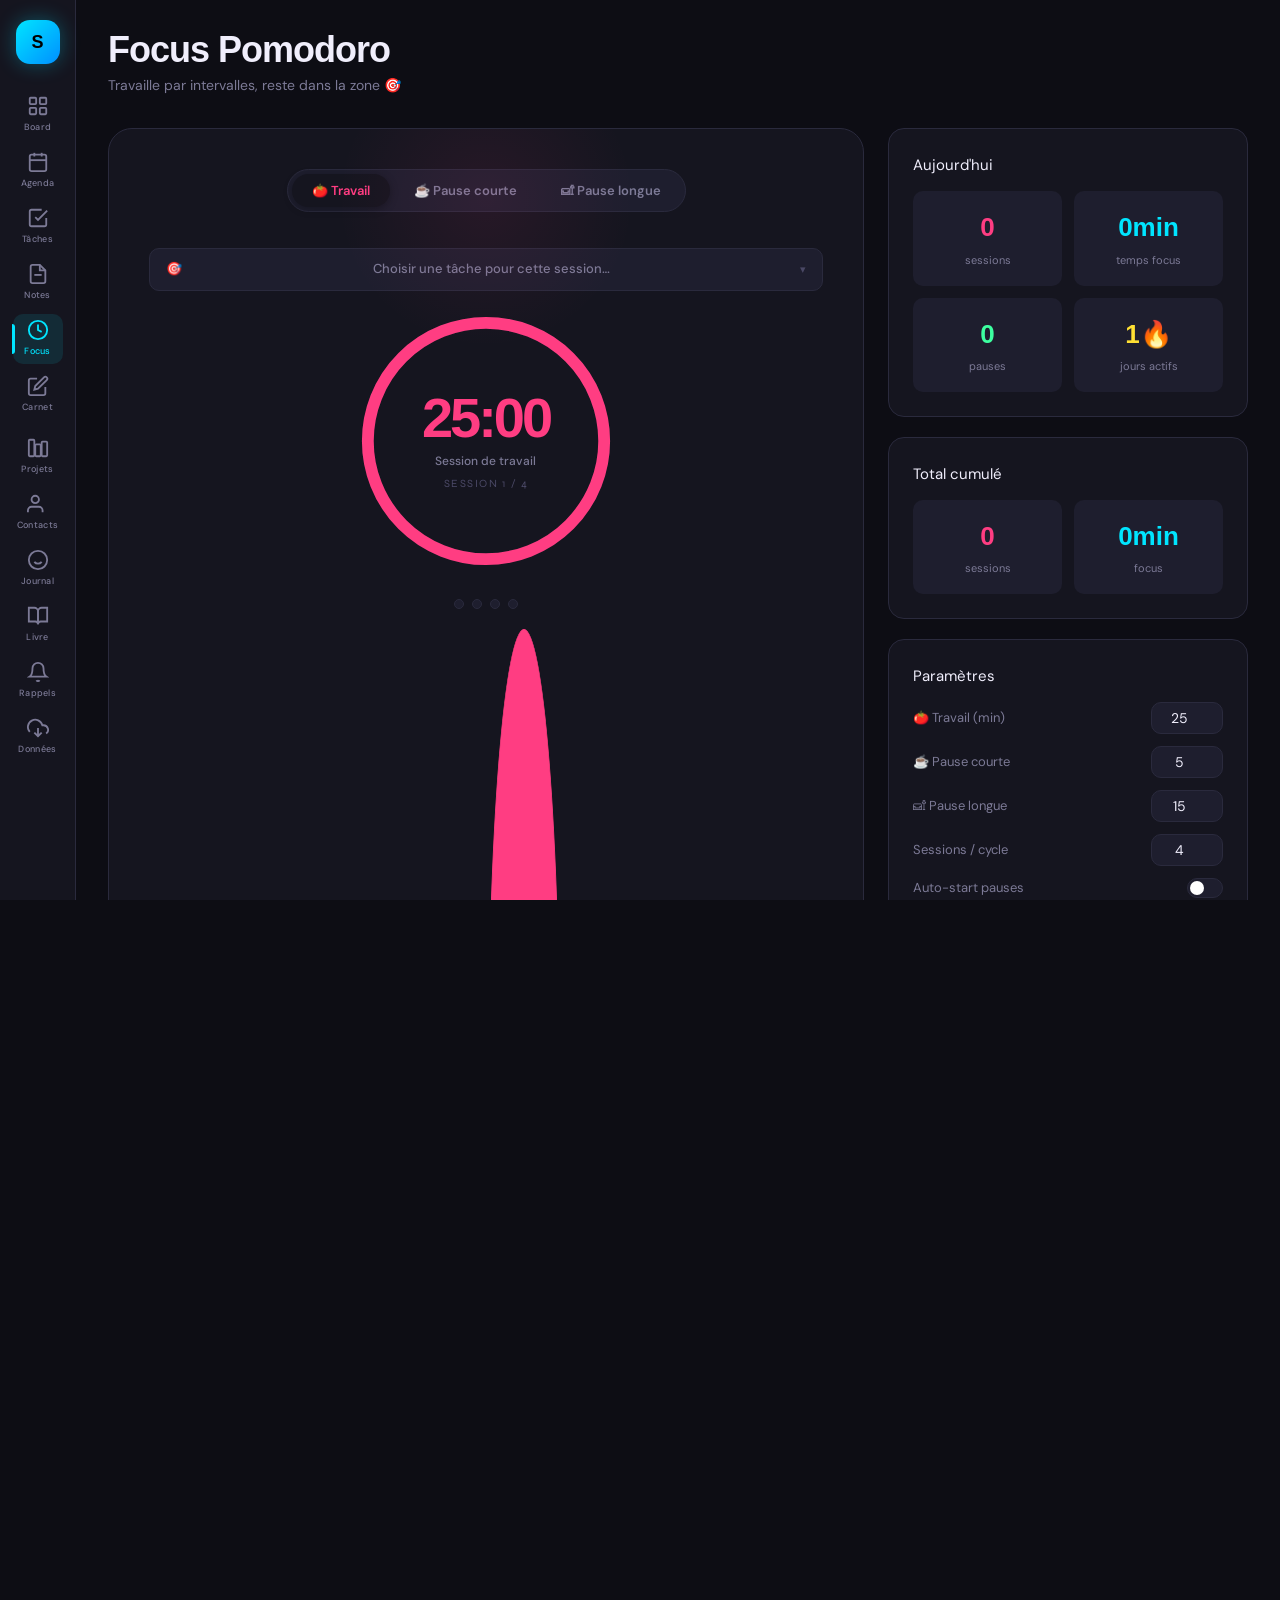
<file: pomodoro.html>
<!DOCTYPE html>
<html lang="fr">
<head>
<meta charset="UTF-8">
<meta name="viewport" content="width=device-width, initial-scale=1.0">
<title>StudyHub — Focus Pomodoro</title>
<link rel="stylesheet" href="shared.css">
<style>
.pomo-layout {
  display: grid;
  grid-template-columns: 1fr 360px;
  gap: 24px;
  align-items: start;
}

/* Main timer */
.timer-card {
  background: var(--surface);
  border: 1px solid var(--border);
  border-radius: 24px;
  padding: 40px;
  text-align: center;
  position: relative;
  overflow: hidden;
}
.timer-card::before {
  content: '';
  position: absolute;
  top: -80px; left: 50%; transform: translateX(-50%);
  width: 300px; height: 300px;
  border-radius: 50%;
  background: radial-gradient(circle, rgba(255,61,130,0.08) 0%, transparent 70%);
  pointer-events: none;
}

/* Mode tabs */
.mode-tabs {
  display: inline-flex;
  gap: 4px;
  background: var(--surface2);
  border: 1px solid var(--border);
  border-radius: 50px;
  padding: 4px;
  margin-bottom: 36px;
}
.mode-tab {
  padding: 8px 20px;
  border-radius: 50px;
  border: none;
  background: transparent;
  color: var(--text-muted);
  font-size: 13px;
  font-weight: 600;
  cursor: pointer;
  transition: all 0.2s;
  font-family: 'DM Sans', sans-serif;
}
.mode-tab.active {
  background: var(--surface);
  color: var(--text);
  box-shadow: 0 2px 8px rgba(0,0,0,0.3);
}
.mode-tab.active.work { color: var(--pink); }
.mode-tab.active.short { color: var(--green); }
.mode-tab.active.long { color: var(--cyan); }

/* SVG Ring */
.ring-wrap {
  position: relative;
  width: 260px;
  height: 260px;
  margin: 0 auto 28px;
}
.ring-svg {
  width: 260px; height: 260px;
  transform: rotate(-90deg);
}
.ring-track {
  fill: none;
  stroke: var(--surface2);
  stroke-width: 10;
}
.ring-fill {
  fill: none;
  stroke: var(--pink);
  stroke-width: 10;
  stroke-linecap: round;
  stroke-dasharray: 691;
  stroke-dashoffset: 0;
  transition: stroke-dashoffset 1s linear, stroke 0.3s;
}
.ring-inner {
  position: absolute;
  top: 50%; left: 50%;
  transform: translate(-50%, -50%);
  text-align: center;
}
.ring-time {
  font-family: 'Clash Display', sans-serif;
  font-size: 56px;
  font-weight: 700;
  letter-spacing: -3px;
  line-height: 1;
  color: var(--pink);
  transition: color 0.3s;
}
.ring-mode-label {
  font-size: 12px;
  color: var(--text-muted);
  margin-top: 6px;
  font-weight: 500;
}
.ring-session-count {
  font-family: 'Syne', sans-serif;
  font-size: 11px;
  letter-spacing: 1.5px;
  color: var(--text-dim);
  margin-top: 4px;
  text-transform: uppercase;
}

/* Task for this session */
.current-task-display {
  background: var(--surface2);
  border: 1px solid var(--border);
  border-radius: var(--radius-sm);
  padding: 10px 16px;
  margin-bottom: 20px;
  font-size: 13px;
  color: var(--text-muted);
  cursor: pointer;
  transition: all 0.15s;
  display: flex;
  align-items: center;
  gap: 8px;
}
.current-task-display:hover { background: var(--border); color: var(--text); }
.current-task-text { flex: 1; font-weight: 500; }

/* Controls */
.controls {
  display: flex;
  align-items: center;
  justify-content: center;
  gap: 12px;
}
.ctrl-btn {
  width: 52px; height: 52px;
  border-radius: 50%;
  border: 1px solid var(--border);
  background: var(--surface2);
  color: var(--text-muted);
  cursor: pointer;
  display: flex; align-items: center; justify-content: center;
  font-size: 20px;
  transition: all 0.15s;
}
.ctrl-btn:hover { background: var(--border); color: var(--text); }
.ctrl-btn.main {
  width: 72px; height: 72px;
  background: var(--pink);
  border-color: var(--pink);
  color: #000;
  font-size: 28px;
  box-shadow: 0 4px 20px rgba(255,61,130,0.4);
}
.ctrl-btn.main:hover { filter: brightness(1.1); transform: scale(1.05); }
.ctrl-btn.main.running { background: var(--surface2); border-color: var(--border); color: var(--pink); box-shadow: none; }
.ctrl-btn.main.running:hover { background: var(--border); }

/* Sound toggle */
.sound-row {
  display: flex;
  align-items: center;
  justify-content: center;
  gap: 12px;
  margin-top: 20px;
  font-size: 12px;
  color: var(--text-muted);
}
.toggle-switch {
  width: 36px; height: 20px;
  background: var(--surface2);
  border: 1px solid var(--border);
  border-radius: 10px;
  cursor: pointer;
  position: relative;
  transition: background 0.2s;
}
.toggle-switch.on { background: var(--pink); border-color: var(--pink); }
.toggle-switch::after {
  content: '';
  position: absolute;
  width: 14px; height: 14px;
  background: white;
  border-radius: 50%;
  top: 2px; left: 2px;
  transition: left 0.2s;
}
.toggle-switch.on::after { left: 18px; }

/* Sidebar */
.pomo-sidebar {}

/* Session log */
.session-log { display: flex; flex-direction: column; gap: 8px; max-height: 280px; overflow-y: auto; }
.session-entry {
  display: flex;
  align-items: center;
  gap: 10px;
  padding: 10px 14px;
  background: var(--surface2);
  border-radius: var(--radius-sm);
  font-size: 12px;
}
.session-dot { width: 8px; height: 8px; border-radius: 50%; flex-shrink: 0; }
.session-label { flex: 1; font-weight: 500; }
.session-time { color: var(--text-dim); }
.session-dur { color: var(--text-muted); font-weight: 600; }

/* Stats */
.stats-row { display: grid; grid-template-columns: 1fr 1fr; gap: 12px; }
.stat-item {
  background: var(--surface2);
  border-radius: var(--radius-sm);
  padding: 16px;
  text-align: center;
}
.stat-val {
  font-family: 'Clash Display', sans-serif;
  font-size: 26px;
  font-weight: 700;
}
.stat-label { font-size: 11px; color: var(--text-muted); margin-top: 3px; }

/* Settings */
.settings-grid { display: flex; flex-direction: column; gap: 12px; }
.setting-row {
  display: flex;
  align-items: center;
  justify-content: space-between;
  font-size: 13px;
}
.setting-label { color: var(--text-muted); }
.setting-input {
  width: 72px;
  text-align: center;
  padding: 6px 10px !important;
}

/* Progress dots */
.session-dots {
  display: flex;
  justify-content: center;
  gap: 8px;
  margin-top: 16px;
}
.session-dot-item {
  width: 10px; height: 10px;
  border-radius: 50%;
  background: var(--surface2);
  border: 1px solid var(--border);
  transition: all 0.3s;
}
.session-dot-item.done { background: var(--pink); border-color: var(--pink); }
.session-dot-item.break { background: var(--green); border-color: var(--green); }

/* Motivational message */
.motivation-msg {
  font-family: 'Syne', sans-serif;
  font-size: 12px;
  color: var(--text-dim);
  text-align: center;
  margin-top: 12px;
  font-weight: 600;
  letter-spacing: 0.5px;
  min-height: 18px;
  transition: opacity 0.3s;
}
</style>
</head>
<body>

<nav class="nav">
  <a class="nav-logo" href="index.html">S</a>
  <a class="nav-link" href="index.html" title="Board"><svg viewBox="0 0 24 24" fill="none" stroke="currentColor" stroke-width="2"><rect x="3" y="3" width="7" height="7" rx="1"/><rect x="14" y="3" width="7" height="7" rx="1"/><rect x="3" y="14" width="7" height="7" rx="1"/><rect x="14" y="14" width="7" height="7" rx="1"/></svg><span class="nav-label">Board</span></a>
  <a class="nav-link" href="agenda.html" title="Agenda"><svg viewBox="0 0 24 24" fill="none" stroke="currentColor" stroke-width="2"><rect x="3" y="4" width="18" height="18" rx="2"/><line x1="16" y1="2" x2="16" y2="6"/><line x1="8" y1="2" x2="8" y2="6"/><line x1="3" y1="10" x2="21" y2="10"/></svg><span class="nav-label">Agenda</span></a>
  <a class="nav-link" href="tasks.html" title="Tâches"><svg viewBox="0 0 24 24" fill="none" stroke="currentColor" stroke-width="2"><polyline points="9 11 12 14 22 4"/><path d="M21 12v7a2 2 0 0 1-2 2H5a2 2 0 0 1-2-2V5a2 2 0 0 1 2-2h11"/></svg><span class="nav-label">Tâches</span></a>
  <a class="nav-link" href="notes.html" title="Notes"><svg viewBox="0 0 24 24" fill="none" stroke="currentColor" stroke-width="2"><path d="M14 2H6a2 2 0 0 0-2 2v16a2 2 0 0 0 2 2h12a2 2 0 0 0 2-2V8z"/><polyline points="14 2 14 8 20 8"/><line x1="16" y1="13" x2="8" y2="13"/></svg><span class="nav-label">Notes</span></a>
  <a class="nav-link active" href="pomodoro.html" title="Pomodoro"><svg viewBox="0 0 24 24" fill="none" stroke="currentColor" stroke-width="2"><circle cx="12" cy="12" r="10"/><polyline points="12 6 12 12 16 14"/></svg><span class="nav-label">Focus</span></a>
  <a class="nav-link" href="carnet.html" title="Carnet"><svg viewBox="0 0 24 24" fill="none" stroke="currentColor" stroke-width="2"><path d="M11 4H4a2 2 0 0 0-2 2v14a2 2 0 0 0 2 2h14a2 2 0 0 0 2-2v-7"/><path d="M18.5 2.5a2.121 2.121 0 0 1 3 3L12 15l-4 1 1-4 9.5-9.5z"/></svg><span class="nav-label">Carnet</span></a>
  <div class="nav-divider"></div>
  <a class="nav-link" href="projets.html" title="Projets"><svg viewBox="0 0 24 24" fill="none" stroke="currentColor" stroke-width="2"><rect x="2" y="3" width="6" height="18" rx="1"/><rect x="9" y="8" width="6" height="13" rx="1"/><rect x="16" y="5" width="6" height="16" rx="1"/></svg><span class="nav-label">Projets</span></a>
  <a class="nav-link" href="contacts-annuaire.html" title="Contacts"><svg viewBox="0 0 24 24" fill="none" stroke="currentColor" stroke-width="2"><path d="M17 21v-2a4 4 0 0 0-4-4H5a4 4 0 0 0-4 4v2"/><circle cx="9" cy="7" r="4"/></svg><span class="nav-label">Contacts</span></a>
  <a class="nav-link" href="journal-humeur.html" title="Journal"><svg viewBox="0 0 24 24" fill="none" stroke="currentColor" stroke-width="2"><path d="M12 2C6.48 2 2 6.48 2 12s4.48 10 10 10 10-4.48 10-10S17.52 2 12 2z"/><path d="M8 14s1.5 2 4 2 4-2 4-2"/><line x1="9" y1="9" x2="9.01" y2="9"/><line x1="15" y1="9" x2="15.01" y2="9"/></svg><span class="nav-label">Journal</span></a>
  <a class="nav-link" href="livre-audeladesetoiles.html" title="Livre"><svg viewBox="0 0 24 24" fill="none" stroke="currentColor" stroke-width="2"><path d="M2 3h6a4 4 0 0 1 4 4v14a3 3 0 0 0-3-3H2z"/><path d="M22 3h-6a4 4 0 0 0-4 4v14a3 3 0 0 1 3-3h7z"/></svg><span class="nav-label">Livre</span></a>
  <a class="nav-link" href="notifications.html" title="Rappels"><svg viewBox="0 0 24 24" fill="none" stroke="currentColor" stroke-width="2"><path d="M18 8A6 6 0 0 0 6 8c0 7-3 9-3 9h18s-3-2-3-9"/><path d="M13.73 21a2 2 0 0 1-3.46 0"/></svg><span class="nav-label">Rappels</span></a>
  <a class="nav-link" href="import-export.html" title="Données"><svg viewBox="0 0 24 24" fill="none" stroke="currentColor" stroke-width="2"><polyline points="8 17 12 21 16 17"/><line x1="12" y1="12" x2="12" y2="21"/><path d="M20.88 18.09A5 5 0 0 0 18 9h-1.26A8 8 0 1 0 3 16.29"/></svg><span class="nav-label">Données</span></a>
</nav>

<main class="main">
  <div class="page-header">
    <div>
      <h1 class="page-title">Focus Pomodoro</h1>
      <p class="page-subtitle">Travaille par intervalles, reste dans la zone 🎯</p>
    </div>
  </div>

  <div class="pomo-layout">
    <!-- Timer -->
    <div class="timer-card fade-in">
      <!-- Mode tabs -->
      <div class="mode-tabs">
        <button class="mode-tab active work" onclick="setMode('work')">🍅 Travail</button>
        <button class="mode-tab short" onclick="setMode('short')">☕ Pause courte</button>
        <button class="mode-tab long" onclick="setMode('long')">🛋 Pause longue</button>
      </div>

      <!-- Task for session -->
      <div class="current-task-display" onclick="pickTask()">
        <span>🎯</span>
        <span class="current-task-text" id="current-task-text">Choisir une tâche pour cette session…</span>
        <span style="color:var(--text-dim);font-size:11px">▾</span>
      </div>

      <!-- Ring -->
      <div class="ring-wrap">
        <svg class="ring-svg" viewBox="0 0 220 220">
          <circle class="ring-track" cx="110" cy="110" r="100"/>
          <circle class="ring-fill" id="ring-fill" cx="110" cy="110" r="100"/>
        </svg>
        <div class="ring-inner">
          <div class="ring-time" id="ring-time">25:00</div>
          <div class="ring-mode-label" id="ring-mode-label">Session de travail</div>
          <div class="ring-session-count" id="ring-session-count">Session 1 / 4</div>
        </div>
      </div>

      <!-- Session dots -->
      <div class="session-dots" id="session-dots"></div>

      <!-- Controls -->
      <div class="controls" style="margin-top:20px">
        <button class="ctrl-btn" onclick="skipSession()" title="Passer">⏭</button>
        <button class="ctrl-btn main" id="main-btn" onclick="toggleTimer()">▶</button>
        <button class="ctrl-btn" onclick="resetTimer()" title="Recommencer">↺</button>
      </div>

      <!-- Motivation -->
      <div class="motivation-msg" id="motivation-msg">Prêt à te concentrer ?</div>

      <!-- Sound toggle -->
      <div class="sound-row">
        <span>🔕 Son</span>
        <div class="toggle-switch" id="sound-toggle" onclick="toggleSound()"></div>
        <span id="sound-label">Désactivé</span>
      </div>
    </div>

    <!-- Sidebar -->
    <div class="pomo-sidebar" style="display:flex;flex-direction:column;gap:20px">
      <!-- Stats today -->
      <div class="card fade-in">
        <div class="section-label" style="margin-bottom:14px">Aujourd'hui</div>
        <div class="stats-row">
          <div class="stat-item">
            <div class="stat-val accent-pink" id="stat-sessions">0</div>
            <div class="stat-label">sessions</div>
          </div>
          <div class="stat-item">
            <div class="stat-val accent-cyan" id="stat-focus">0min</div>
            <div class="stat-label">temps focus</div>
          </div>
          <div class="stat-item">
            <div class="stat-val accent-green" id="stat-breaks">0</div>
            <div class="stat-label">pauses</div>
          </div>
          <div class="stat-item">
            <div class="stat-val accent-yellow" id="stat-streak">0🔥</div>
            <div class="stat-label">jours actifs</div>
          </div>
        </div>
      </div>

      <!-- All time -->
      <div class="card fade-in" style="animation-delay:.1s">
        <div class="section-label" style="margin-bottom:14px">Total cumulé</div>
        <div class="stats-row">
          <div class="stat-item">
            <div class="stat-val accent-pink" id="stat-total-sessions">0</div>
            <div class="stat-label">sessions</div>
          </div>
          <div class="stat-item">
            <div class="stat-val accent-cyan" id="stat-total-hours">0h</div>
            <div class="stat-label">focus</div>
          </div>
        </div>
      </div>

      <!-- Settings -->
      <div class="card fade-in" style="animation-delay:.15s">
        <div class="section-label" style="margin-bottom:14px">Paramètres</div>
        <div class="settings-grid">
          <div class="setting-row">
            <span class="setting-label">🍅 Travail (min)</span>
            <input type="number" class="setting-input" id="set-work" value="25" min="1" max="90" onchange="applySettings()">
          </div>
          <div class="setting-row">
            <span class="setting-label">☕ Pause courte</span>
            <input type="number" class="setting-input" id="set-short" value="5" min="1" max="30" onchange="applySettings()">
          </div>
          <div class="setting-row">
            <span class="setting-label">🛋 Pause longue</span>
            <input type="number" class="setting-input" id="set-long" value="15" min="5" max="60" onchange="applySettings()">
          </div>
          <div class="setting-row">
            <span class="setting-label">Sessions / cycle</span>
            <input type="number" class="setting-input" id="set-cycle" value="4" min="2" max="8" onchange="applySettings()">
          </div>
          <div class="setting-row">
            <span class="setting-label">Auto-start pauses</span>
            <div class="toggle-switch" id="auto-break-toggle" onclick="toggleAutoBreak()"></div>
          </div>
          <div class="setting-row">
            <span class="setting-label">Auto-start travail</span>
            <div class="toggle-switch" id="auto-work-toggle" onclick="toggleAutoWork()"></div>
          </div>
        </div>
      </div>

      <!-- Session log -->
      <div class="card fade-in" style="animation-delay:.2s">
        <div class="section-label" style="margin-bottom:14px">Historique du jour</div>
        <div class="session-log" id="session-log">
          <p style="color:var(--text-muted);font-size:13px;text-align:center;padding:12px 0">Aucune session aujourd'hui</p>
        </div>
        <button class="btn btn-danger" style="width:100%;justify-content:center;margin-top:12px;font-size:12px" onclick="clearStats()">Réinitialiser les stats</button>
      </div>
    </div>
  </div>
</main>

<!-- Task picker modal -->
<div class="modal-overlay" id="task-picker-modal">
  <div class="modal" style="max-width:440px">
    <div class="modal-header">
      <h2 class="modal-title">Choisir une tâche</h2>
      <button class="modal-close" onclick="closeModal('task-picker-modal')">✕</button>
    </div>
    <div id="task-picker-list" style="max-height:300px;overflow-y:auto;display:flex;flex-direction:column;gap:8px"></div>
    <button class="btn btn-ghost" style="width:100%;justify-content:center;margin-top:12px" onclick="clearTaskPick()">✕ Sans tâche spécifique</button>
  </div>
</div>

<script>
const MOTIVATIONS_WORK = [
  'Tu gères ! Continue. 💪', 'Focus total. Zone activée. 🎯',
  'Chaque seconde compte. ⚡', 'Deep work en cours…',
  'Les champions travaillent quand ils ne veulent pas. 🏆',
  'Un block à la fois. Tu y es. 🔥', 'Cerveau en pleine forme. 🧠',
];
const MOTIVATIONS_BREAK = [
  'Pause bien méritée ! 🎉', 'Recharge les batteries. ⚡',
  'Lève-toi, étire-toi. 🧘', 'Hydrate-toi ! 💧',
  'Tu as bien bossé. Profite. ✨',
];

// State
let mode = 'work'; // work | short | long
let running = false;
let interval = null;
let secondsLeft = 25 * 60;
let totalSeconds = 25 * 60;
let sessionsThisCycle = 0;
let currentTaskName = null;
let soundOn = false;
let autoBreak = false;
let autoWork = false;
let todayLog = [];
const CIRCUMFERENCE = 2 * Math.PI * 100; // r=100

// Settings
let settings = { work: 25, short: 5, long: 15, cycle: 4 };

function loadSettings() {
  const s = JSON.parse(localStorage.getItem('sh_pomo_settings') || 'null');
  if (s) { settings = s; Object.entries(s).forEach(([k,v]) => { const el = document.getElementById('set-'+k); if (el) el.value = v; }); }
}

function applySettings() {
  settings.work = parseInt(document.getElementById('set-work').value) || 25;
  settings.short = parseInt(document.getElementById('set-short').value) || 5;
  settings.long = parseInt(document.getElementById('set-long').value) || 15;
  settings.cycle = parseInt(document.getElementById('set-cycle').value) || 4;
  localStorage.setItem('sh_pomo_settings', JSON.stringify(settings));
  if (!running) {
    setMode(mode);
  }
}

function getModeDuration() {
  if (mode === 'work') return settings.work * 60;
  if (mode === 'short') return settings.short * 60;
  return settings.long * 60;
}

function getModeColor() {
  if (mode === 'work') return 'var(--pink)';
  if (mode === 'short') return 'var(--green)';
  return 'var(--cyan)';
}

function getModeLabel() {
  if (mode === 'work') return 'Session de travail';
  if (mode === 'short') return 'Pause courte';
  return 'Pause longue';
}

function setMode(m) {
  if (running) stopTimer();
  mode = m;
  secondsLeft = totalSeconds = getModeDuration();

  // Update tabs
  document.querySelectorAll('.mode-tab').forEach(t => t.classList.remove('active'));
  const tabs = { work: 0, short: 1, long: 2 };
  document.querySelectorAll('.mode-tab')[tabs[m]].classList.add('active');

  updateDisplay();
  document.getElementById('ring-fill').style.stroke = getModeColor();
  document.getElementById('ring-time').style.color = getModeColor();
  document.getElementById('motivation-msg').textContent = m === 'work' ? 'Prêt à te concentrer ?' : 'Profite de ta pause !';
  document.getElementById('main-btn').style.background = m === 'work' ? 'var(--pink)' : m === 'short' ? 'var(--green)' : 'var(--cyan)';
  document.getElementById('main-btn').style.borderColor = getModeColor();
  document.getElementById('main-btn').style.boxShadow = `0 4px 20px ${getModeColor()}55`;
}

function updateDisplay() {
  const m = Math.floor(secondsLeft / 60);
  const s = secondsLeft % 60;
  document.getElementById('ring-time').textContent = `${String(m).padStart(2,'0')}:${String(s).padStart(2,'0')}`;
  document.getElementById('ring-mode-label').textContent = getModeLabel();
  document.getElementById('ring-session-count').textContent = `Session ${sessionsThisCycle+1} / ${settings.cycle}`;

  const pct = secondsLeft / totalSeconds;
  const offset = CIRCUMFERENCE * (1 - pct);
  document.getElementById('ring-fill').style.strokeDasharray = CIRCUMFERENCE;
  document.getElementById('ring-fill').style.strokeDashoffset = offset;

  // Title
  document.title = `${String(m).padStart(2,'0')}:${String(s).padStart(2,'0')} — StudyHub Focus`;

  // Dots
  renderDots();
}

function renderDots() {
  const container = document.getElementById('session-dots');
  let html = '';
  for (let i = 0; i < settings.cycle; i++) {
    const cls = i < sessionsThisCycle ? 'done' : '';
    html += `<div class="session-dot-item ${cls}"></div>`;
  }
  container.innerHTML = html;
}

function toggleTimer() {
  if (running) stopTimer();
  else startTimer();
}

function startTimer() {
  running = true;
  const btn = document.getElementById('main-btn');
  btn.innerHTML = '⏸';
  btn.classList.add('running');

  const msgs = mode === 'work' ? MOTIVATIONS_WORK : MOTIVATIONS_BREAK;
  document.getElementById('motivation-msg').textContent = msgs[Math.floor(Math.random()*msgs.length)];

  interval = setInterval(() => {
    secondsLeft--;
    updateDisplay();
    if (secondsLeft <= 0) {
      clearInterval(interval);
      running = false;
      onTimerEnd();
    }
  }, 1000);
}

function stopTimer() {
  running = false;
  clearInterval(interval);
  const btn = document.getElementById('main-btn');
  btn.innerHTML = '▶';
  btn.classList.remove('running');
  document.getElementById('motivation-msg').textContent = 'En pause…';
}

function resetTimer() {
  stopTimer();
  secondsLeft = totalSeconds = getModeDuration();
  updateDisplay();
  document.getElementById('motivation-msg').textContent = 'Prêt à reprendre ?';
}

function skipSession() {
  stopTimer();
  onTimerEnd(true);
}

function onTimerEnd(skipped = false) {
  const btn = document.getElementById('main-btn');
  btn.innerHTML = '▶';
  btn.classList.remove('running');

  if (mode === 'work' && !skipped) {
    // Log session
    const dur = settings.work;
    const now = new Date();
    const entry = {
      type: 'work',
      task: currentTaskName,
      duration: dur,
      time: now.toLocaleTimeString('fr-FR', { hour:'2-digit', minute:'2-digit' }),
      ts: Date.now(),
    };
    todayLog.unshift(entry);
    renderLog();

    // Save stats
    const stats = JSON.parse(localStorage.getItem('sh_pomo_stats') || '{"sessions":0,"minutes":0}');
    stats.sessions++;
    stats.minutes += dur;
    localStorage.setItem('sh_pomo_stats', JSON.stringify(stats));

    sessionsThisCycle++;
    if (sessionsThisCycle >= settings.cycle) sessionsThisCycle = 0;

    if (soundOn) playBeep();

    // Notify
    if (Notification.permission === 'granted') {
      new Notification('🍅 Session terminée !', { body: 'Bravo ! Prends une pause méritée.', icon: '' });
    }

    document.getElementById('motivation-msg').textContent = '🎉 Session terminée ! Prends une pause.';

    // Auto next
    const nextMode = sessionsThisCycle === 0 ? 'long' : 'short';
    if (autoBreak) { setTimeout(() => setMode(nextMode), 1500); setTimeout(() => startTimer(), 1600); }
    else setMode(nextMode);
  } else {
    if (soundOn) playBeep(true);
    document.getElementById('motivation-msg').textContent = '⚡ Pause terminée ! Au boulot !';
    if (autoWork) { setTimeout(() => setMode('work'), 1500); setTimeout(() => startTimer(), 1600); }
    else setMode('work');
  }

  updateStats();
  renderDots();
}

function updateStats() {
  const todaySessions = todayLog.filter(e => e.type === 'work');
  const todayBreaks = todayLog.filter(e => e.type !== 'work');
  document.getElementById('stat-sessions').textContent = todaySessions.length;
  const focusMins = todaySessions.reduce((s, e) => s + e.duration, 0);
  document.getElementById('stat-focus').textContent = focusMins >= 60 ? Math.floor(focusMins/60)+'h'+(focusMins%60?focusMins%60+'m':'') : focusMins+'min';
  document.getElementById('stat-breaks').textContent = todayBreaks.length;
  document.getElementById('stat-streak').textContent = (localStorage.getItem('sh_streak')||'0') + '🔥';

  const total = JSON.parse(localStorage.getItem('sh_pomo_stats') || '{"sessions":0,"minutes":0}');
  document.getElementById('stat-total-sessions').textContent = total.sessions;
  const h = Math.floor(total.minutes/60);
  const m = total.minutes % 60;
  document.getElementById('stat-total-hours').textContent = h ? `${h}h${m?m+'m':''}` : `${m}min`;
}

function renderLog() {
  const el = document.getElementById('session-log');
  if (!todayLog.length) {
    el.innerHTML = '<p style="color:var(--text-muted);font-size:13px;text-align:center;padding:12px 0">Aucune session aujourd\'hui</p>';
    return;
  }
  const colors = { work: 'var(--pink)', short: 'var(--green)', long: 'var(--cyan)' };
  const labels = { work: '🍅 Travail', short: '☕ Pause courte', long: '🛋 Pause longue' };
  el.innerHTML = todayLog.map(e => `
    <div class="session-entry">
      <div class="session-dot" style="background:${colors[e.type]||'var(--pink)'}"></div>
      <div class="session-label">
        ${labels[e.type]||'Session'}
        ${e.task ? `<div style="font-size:10px;color:var(--text-dim)">${e.task}</div>` : ''}
      </div>
      <span class="session-time">${e.time}</span>
      <span class="session-dur">${e.duration}min</span>
    </div>`).join('');
}

function clearStats() {
  if (!confirm('Réinitialiser les statistiques totales ?')) return;
  localStorage.removeItem('sh_pomo_stats');
  todayLog = [];
  renderLog();
  updateStats();
}

function playBeep(isBreak = false) {
  try {
    const ctx = new (window.AudioContext || window.webkitAudioContext)();
    const osc = ctx.createOscillator();
    const gain = ctx.createGain();
    osc.connect(gain); gain.connect(ctx.destination);
    osc.frequency.value = isBreak ? 440 : 660;
    osc.type = 'sine';
    gain.gain.setValueAtTime(0.3, ctx.currentTime);
    gain.gain.exponentialRampToValueAtTime(0.001, ctx.currentTime + 0.8);
    osc.start(); osc.stop(ctx.currentTime + 0.8);
  } catch(e) {}
}

function toggleSound() {
  soundOn = !soundOn;
  document.getElementById('sound-toggle').classList.toggle('on', soundOn);
  document.getElementById('sound-label').textContent = soundOn ? 'Activé' : 'Désactivé';
  if (soundOn) playBeep();
}

function toggleAutoBreak() {
  autoBreak = !autoBreak;
  document.getElementById('auto-break-toggle').classList.toggle('on', autoBreak);
}

function toggleAutoWork() {
  autoWork = !autoWork;
  document.getElementById('auto-work-toggle').classList.toggle('on', autoWork);
}

function pickTask() {
  const tasks = JSON.parse(localStorage.getItem('sh_tasks') || '[]').filter(t => !t.done);
  const el = document.getElementById('task-picker-list');
  if (!tasks.length) {
    el.innerHTML = '<p style="color:var(--text-muted);font-size:13px;text-align:center;padding:20px 0">Aucune tâche en cours.<br><a href="tasks.html" style="color:var(--cyan)">Ajouter des tâches</a></p>';
  } else {
    el.innerHTML = tasks.map(t => `
      <div style="display:flex;align-items:center;gap:12px;padding:12px 14px;background:var(--surface2);border-radius:var(--radius-sm);cursor:pointer;transition:all 0.15s" onmouseover="this.style.background='var(--border)'" onmouseout="this.style.background='var(--surface2)'" onclick="selectTask('${t.id}','${escAttr(t.title)}')">
        <span style="font-size:12px;font-weight:700;color:${t.priority==='haute'?'var(--pink)':t.priority==='basse'?'var(--green)':'var(--yellow)'}">
          ${t.priority==='haute'?'🔴':t.priority==='basse'?'🟢':'🟡'}
        </span>
        <div>
          <div style="font-size:13px;font-weight:500">${escHtml(t.title)}</div>
          ${t.subject?`<div style="font-size:11px;color:var(--text-muted)">${escHtml(t.subject)}</div>`:''}
        </div>
      </div>`).join('');
  }
  document.getElementById('task-picker-modal').classList.add('open');
}

function selectTask(id, name) {
  currentTaskName = name;
  document.getElementById('current-task-text').textContent = name;
  closeModal('task-picker-modal');
}

function clearTaskPick() {
  currentTaskName = null;
  document.getElementById('current-task-text').textContent = 'Choisir une tâche pour cette session…';
  closeModal('task-picker-modal');
}

function closeModal(id) { document.getElementById(id).classList.remove('open'); }
document.getElementById('task-picker-modal').addEventListener('click', e => { if(e.target===e.currentTarget) closeModal('task-picker-modal'); });

function escHtml(s) { return s ? s.replace(/&/g,'&amp;').replace(/</g,'&lt;').replace(/>/g,'&gt;') : ''; }
function escAttr(s) { return s ? s.replace(/'/g,"\\'") : ''; }

// Request notification permission
if (Notification && Notification.permission === 'default') Notification.requestPermission();

// Init
loadSettings();
setMode('work');
updateStats();
renderLog();
</script>
</body>
</html>
</file>
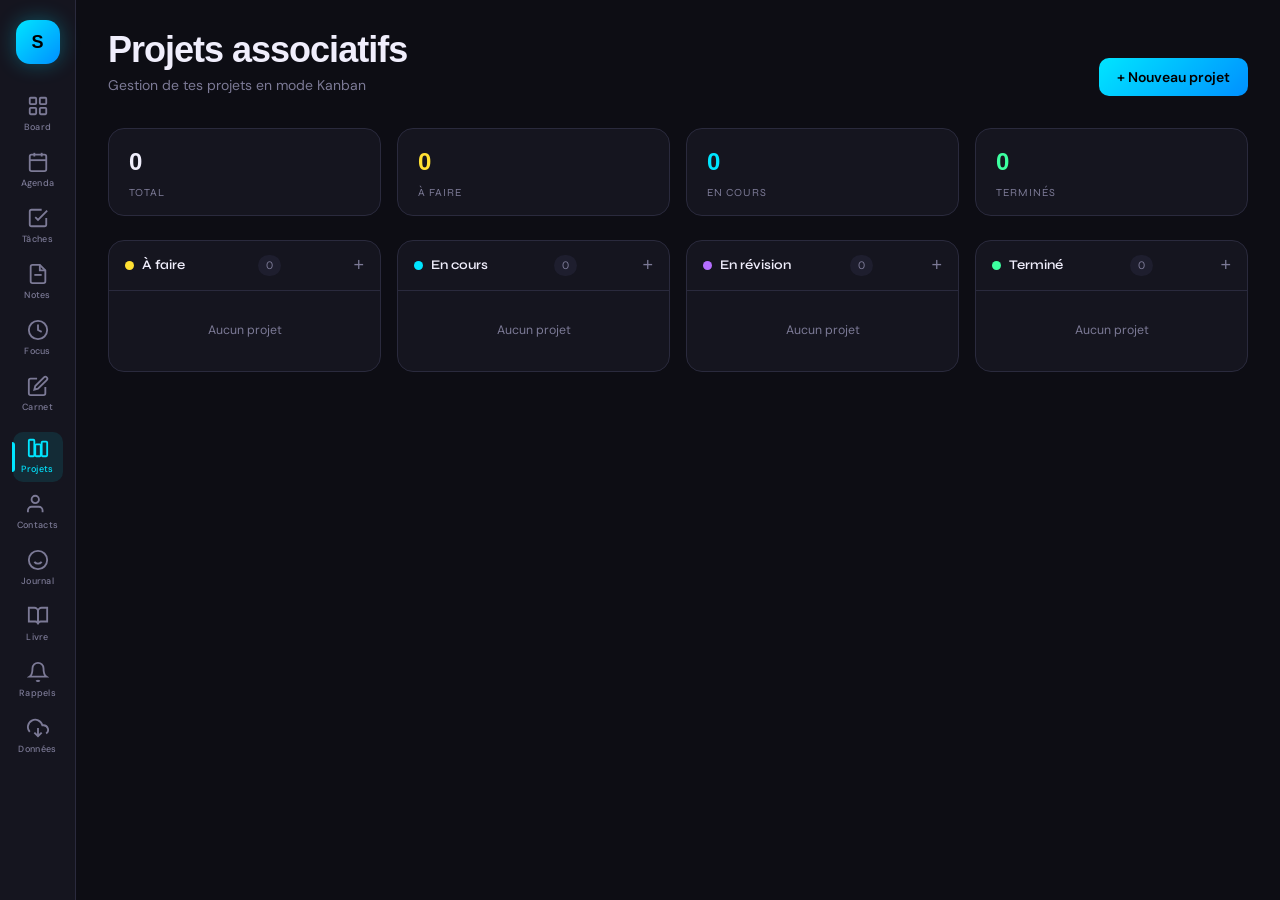
<file: projets.html>
<!DOCTYPE html>
<html lang="fr">
<head>
<meta charset="UTF-8">
<meta name="viewport" content="width=device-width, initial-scale=1.0">
<title>StudyHub — Projets associatifs</title>
<link rel="stylesheet" href="shared.css">
<style>
.stats-bar { display: flex; gap: 16px; margin-bottom: 24px; flex-wrap: wrap; }
.stat-card { background: var(--surface); border: 1px solid var(--border); border-radius: var(--radius); padding: 14px 20px; flex: 1; min-width: 100px; }
.stat-card .val { font-family: 'Clash Display', sans-serif; font-size: 1.6rem; font-weight: 700; }
.stat-card .lbl { font-size: .72rem; color: var(--text-muted); margin-top: 2px; font-family: 'Syne', sans-serif; text-transform: uppercase; letter-spacing: 1px; }

.kanban { display: flex; gap: 16px; overflow-x: auto; padding-bottom: 8px; }
.kanban-col { background: var(--surface); border: 1px solid var(--border); border-radius: var(--radius); min-width: 270px; flex: 1; display: flex; flex-direction: column; }
.kanban-col-header { padding: 14px 16px; border-bottom: 1px solid var(--border); display: flex; align-items: center; justify-content: space-between; }
.col-title { font-weight: 600; font-size: .88rem; display: flex; align-items: center; gap: 8px; font-family: 'Syne', sans-serif; }
.col-dot { width: 9px; height: 9px; border-radius: 50%; }
.col-count { background: var(--surface2); color: var(--text-muted); font-size: .72rem; padding: 2px 8px; border-radius: 99px; }
.col-add { background: none; border: none; color: var(--text-muted); cursor: pointer; font-size: 1.2rem; transition: color .2s; }
.col-add:hover { color: var(--cyan); }
.kanban-cards { padding: 10px; display: flex; flex-direction: column; gap: 8px; min-height: 80px; }

.proj-card { background: var(--surface2); border: 1px solid var(--border); border-radius: var(--radius-sm); padding: 14px; cursor: pointer; transition: border-color .2s, transform .15s; }
.proj-card:hover { border-color: var(--cyan); transform: translateY(-1px); }
.card-tag { display: inline-block; font-size: .68rem; font-weight: 700; padding: 2px 8px; border-radius: 99px; margin-bottom: 8px; font-family: 'Syne', sans-serif; letter-spacing: .5px; text-transform: uppercase; }
.card-title { font-weight: 600; font-size: .88rem; margin-bottom: 6px; }
.card-desc { font-size: .78rem; color: var(--text-muted); margin-bottom: 10px; line-height: 1.4; }
.card-footer { display: flex; align-items: center; justify-content: space-between; font-size: .72rem; color: var(--text-muted); }
.card-deadline.urgent { color: var(--pink); }
.progress-bar { height: 3px; background: var(--border); border-radius: 2px; margin-top: 10px; overflow: hidden; }
.progress-fill { height: 100%; border-radius: 2px; transition: width .3s; }

.overlay { display: none; position: fixed; inset: 0; background: rgba(0,0,0,.7); z-index: 200; align-items: center; justify-content: center; padding: 20px; }
.overlay.open { display: flex; }
.modal { background: var(--surface); border: 1px solid var(--border); border-radius: var(--radius); padding: 28px; width: 100%; max-width: 520px; max-height: 90vh; overflow-y: auto; }
.modal h2 { font-family: 'Clash Display', sans-serif; font-size: 1.3rem; margin-bottom: 20px; }
.modal-close { float: right; background: none; border: none; color: var(--text-muted); font-size: 1.2rem; cursor: pointer; }
.field { margin-bottom: 14px; }
.field label { display: block; font-family: 'Syne', sans-serif; font-size: .72rem; color: var(--text-muted); margin-bottom: 5px; font-weight: 600; text-transform: uppercase; letter-spacing: 1px; }
.field input, .field textarea, .field select { width: 100%; background: var(--surface2); border: 1px solid var(--border); border-radius: var(--radius-sm); padding: 9px 12px; color: var(--text); font-size: .88rem; outline: none; transition: border-color .2s; font-family: 'Syne', sans-serif; }
.field input:focus, .field textarea:focus, .field select:focus { border-color: var(--cyan); }
.field textarea { resize: vertical; min-height: 70px; }
.field-row { display: flex; gap: 12px; }
.field-row .field { flex: 1; }
.color-picker { display: flex; gap: 8px; flex-wrap: wrap; }
.color-opt { width: 26px; height: 26px; border-radius: 50%; cursor: pointer; border: 3px solid transparent; transition: border-color .2s; }
.color-opt.selected { border-color: white; }
.modal-actions { display: flex; gap: 10px; justify-content: flex-end; margin-top: 20px; flex-wrap: wrap; }
.steps-list { display: flex; flex-direction: column; gap: 6px; margin-top: 8px; }
.step-item { display: flex; align-items: center; gap: 8px; background: var(--surface2); border-radius: var(--radius-sm); padding: 8px 12px; }
.step-item input[type=checkbox] { accent-color: var(--cyan); width: 15px; height: 15px; }
.step-item span { flex: 1; font-size: .83rem; }
.step-item button { background: none; border: none; color: var(--text-muted); cursor: pointer; font-size: .85rem; }
.add-step { display: flex; gap: 8px; margin-top: 8px; }
.add-step input { flex: 1; }
.empty { color: var(--text-muted); font-size: .82rem; text-align: center; padding: 20px 0; }
</style>
</head>
<body>

<!-- SIDEBAR -->
<nav class="nav">
  <a class="nav-logo" href="index.html">S</a>
  <a class="nav-link" href="index.html" title="Board"><svg viewBox="0 0 24 24" fill="none" stroke="currentColor" stroke-width="2"><rect x="3" y="3" width="7" height="7" rx="1"/><rect x="14" y="3" width="7" height="7" rx="1"/><rect x="3" y="14" width="7" height="7" rx="1"/><rect x="14" y="14" width="7" height="7" rx="1"/></svg><span class="nav-label">Board</span></a>
  <a class="nav-link" href="agenda.html" title="Agenda"><svg viewBox="0 0 24 24" fill="none" stroke="currentColor" stroke-width="2"><rect x="3" y="4" width="18" height="18" rx="2"/><line x1="16" y1="2" x2="16" y2="6"/><line x1="8" y1="2" x2="8" y2="6"/><line x1="3" y1="10" x2="21" y2="10"/></svg><span class="nav-label">Agenda</span></a>
  <a class="nav-link" href="tasks.html" title="Tâches"><svg viewBox="0 0 24 24" fill="none" stroke="currentColor" stroke-width="2"><polyline points="9 11 12 14 22 4"/><path d="M21 12v7a2 2 0 0 1-2 2H5a2 2 0 0 1-2-2V5a2 2 0 0 1 2-2h11"/></svg><span class="nav-label">Tâches</span></a>
  <a class="nav-link" href="notes.html" title="Notes"><svg viewBox="0 0 24 24" fill="none" stroke="currentColor" stroke-width="2"><path d="M14 2H6a2 2 0 0 0-2 2v16a2 2 0 0 0 2 2h12a2 2 0 0 0 2-2V8z"/><polyline points="14 2 14 8 20 8"/><line x1="16" y1="13" x2="8" y2="13"/></svg><span class="nav-label">Notes</span></a>
  <a class="nav-link" href="pomodoro.html" title="Pomodoro"><svg viewBox="0 0 24 24" fill="none" stroke="currentColor" stroke-width="2"><circle cx="12" cy="12" r="10"/><polyline points="12 6 12 12 16 14"/></svg><span class="nav-label">Focus</span></a>
  <a class="nav-link" href="carnet.html" title="Carnet"><svg viewBox="0 0 24 24" fill="none" stroke="currentColor" stroke-width="2"><path d="M11 4H4a2 2 0 0 0-2 2v14a2 2 0 0 0 2 2h14a2 2 0 0 0 2-2v-7"/><path d="M18.5 2.5a2.121 2.121 0 0 1 3 3L12 15l-4 1 1-4 9.5-9.5z"/></svg><span class="nav-label">Carnet</span></a>
  <div class="nav-divider"></div>
  <a class="nav-link active" href="projets.html" title="Projets"><svg viewBox="0 0 24 24" fill="none" stroke="currentColor" stroke-width="2"><rect x="2" y="3" width="6" height="18" rx="1"/><rect x="9" y="8" width="6" height="13" rx="1"/><rect x="16" y="5" width="6" height="16" rx="1"/></svg><span class="nav-label">Projets</span></a>
  <a class="nav-link" href="contacts-annuaire.html" title="Contacts"><svg viewBox="0 0 24 24" fill="none" stroke="currentColor" stroke-width="2"><path d="M17 21v-2a4 4 0 0 0-4-4H5a4 4 0 0 0-4 4v2"/><circle cx="9" cy="7" r="4"/></svg><span class="nav-label">Contacts</span></a>
  <a class="nav-link" href="journal-humeur.html" title="Journal"><svg viewBox="0 0 24 24" fill="none" stroke="currentColor" stroke-width="2"><path d="M12 2C6.48 2 2 6.48 2 12s4.48 10 10 10 10-4.48 10-10S17.52 2 12 2z"/><path d="M8 14s1.5 2 4 2 4-2 4-2"/><line x1="9" y1="9" x2="9.01" y2="9"/><line x1="15" y1="9" x2="15.01" y2="9"/></svg><span class="nav-label">Journal</span></a>
  <a class="nav-link" href="livre-audeladesetoiles.html" title="Livre"><svg viewBox="0 0 24 24" fill="none" stroke="currentColor" stroke-width="2"><path d="M2 3h6a4 4 0 0 1 4 4v14a3 3 0 0 0-3-3H2z"/><path d="M22 3h-6a4 4 0 0 0-4 4v14a3 3 0 0 1 3-3h7z"/></svg><span class="nav-label">Livre</span></a>
  <a class="nav-link" href="notifications.html" title="Rappels"><svg viewBox="0 0 24 24" fill="none" stroke="currentColor" stroke-width="2"><path d="M18 8A6 6 0 0 0 6 8c0 7-3 9-3 9h18s-3-2-3-9"/><path d="M13.73 21a2 2 0 0 1-3.46 0"/></svg><span class="nav-label">Rappels</span></a>
  <a class="nav-link" href="import-export.html" title="Données"><svg viewBox="0 0 24 24" fill="none" stroke="currentColor" stroke-width="2"><polyline points="8 17 12 21 16 17"/><line x1="12" y1="12" x2="12" y2="21"/><path d="M20.88 18.09A5 5 0 0 0 18 9h-1.26A8 8 0 1 0 3 16.29"/></svg><span class="nav-label">Données</span></a>
</nav>

<!-- MAIN -->
<main class="main">
  <div class="page-header">
    <div>
      <h1 class="page-title">Projets associatifs</h1>
      <p class="page-subtitle">Gestion de tes projets en mode Kanban</p>
    </div>
    <button class="btn btn-primary" onclick="openModal()">+ Nouveau projet</button>
  </div>

  <div class="stats-bar">
    <div class="stat-card"><div class="val" id="s-total">0</div><div class="lbl">Total</div></div>
    <div class="stat-card"><div class="val accent-yellow" id="s-todo">0</div><div class="lbl">À faire</div></div>
    <div class="stat-card"><div class="val accent-cyan" id="s-doing">0</div><div class="lbl">En cours</div></div>
    <div class="stat-card"><div class="val accent-green" id="s-done">0</div><div class="lbl">Terminés</div></div>
  </div>

  <div class="kanban">
    <div class="kanban-col">
      <div class="kanban-col-header">
        <span class="col-title"><span class="col-dot" style="background:var(--yellow)"></span>À faire</span>
        <span class="col-count" id="cnt-todo">0</span>
        <button class="col-add" onclick="openModal('todo')" title="Ajouter">+</button>
      </div>
      <div class="kanban-cards" id="cards-todo"></div>
    </div>
    <div class="kanban-col">
      <div class="kanban-col-header">
        <span class="col-title"><span class="col-dot" style="background:var(--cyan)"></span>En cours</span>
        <span class="col-count" id="cnt-doing">0</span>
        <button class="col-add" onclick="openModal('doing')" title="Ajouter">+</button>
      </div>
      <div class="kanban-cards" id="cards-doing"></div>
    </div>
    <div class="kanban-col">
      <div class="kanban-col-header">
        <span class="col-title"><span class="col-dot" style="background:var(--violet)"></span>En révision</span>
        <span class="col-count" id="cnt-review">0</span>
        <button class="col-add" onclick="openModal('review')" title="Ajouter">+</button>
      </div>
      <div class="kanban-cards" id="cards-review"></div>
    </div>
    <div class="kanban-col">
      <div class="kanban-col-header">
        <span class="col-title"><span class="col-dot" style="background:var(--green)"></span>Terminé</span>
        <span class="col-count" id="cnt-done">0</span>
        <button class="col-add" onclick="openModal('done')" title="Ajouter">+</button>
      </div>
      <div class="kanban-cards" id="cards-done"></div>
    </div>
  </div>
</main>

<!-- MODAL -->
<div class="overlay" id="overlay">
  <div class="modal">
    <button class="modal-close" onclick="closeModal()">✕</button>
    <h2 id="modal-title">Nouveau projet</h2>
    <div class="field"><label>Nom du projet *</label><input type="text" id="f-name" placeholder="Ex: Soirée de gala, Campagne affichage…"></div>
    <div class="field"><label>Description</label><textarea id="f-desc" placeholder="Contexte, objectifs…"></textarea></div>
    <div class="field-row">
      <div class="field"><label>Statut</label><select id="f-status"><option value="todo">À faire</option><option value="doing">En cours</option><option value="review">En révision</option><option value="done">Terminé</option></select></div>
      <div class="field"><label>Deadline</label><input type="date" id="f-deadline"></div>
    </div>
    <div class="field-row">
      <div class="field"><label>Association</label><input type="text" id="f-asso" placeholder="BDE, Humanitaire…"></div>
      <div class="field"><label>Responsable</label><input type="text" id="f-resp" placeholder="Prénom"></div>
    </div>
    <div class="field">
      <label>Couleur</label>
      <div class="color-picker">
        <div class="color-opt selected" style="background:var(--cyan)" data-color="cyan" onclick="selectColor(this)"></div>
        <div class="color-opt" style="background:var(--pink)" data-color="pink" onclick="selectColor(this)"></div>
        <div class="color-opt" style="background:var(--yellow)" data-color="yellow" onclick="selectColor(this)"></div>
        <div class="color-opt" style="background:var(--green)" data-color="green" onclick="selectColor(this)"></div>
        <div class="color-opt" style="background:var(--violet)" data-color="violet" onclick="selectColor(this)"></div>
        <div class="color-opt" style="background:var(--orange)" data-color="orange" onclick="selectColor(this)"></div>
      </div>
    </div>
    <div class="field">
      <label>Étapes</label>
      <div class="steps-list" id="steps-list"></div>
      <div class="add-step">
        <input type="text" id="f-step-input" placeholder="Ajouter une étape…" onkeydown="if(event.key==='Enter')addStep()">
        <button class="btn btn-ghost" onclick="addStep()">+ Ajouter</button>
      </div>
    </div>
    <div class="modal-actions">
      <button class="btn btn-danger" id="btn-delete" onclick="deleteProject()" style="display:none">Supprimer</button>
      <button class="btn btn-ghost" onclick="closeModal()">Annuler</button>
      <button class="btn btn-primary" onclick="saveProject()">Enregistrer</button>
    </div>
  </div>
</div>

<script>
const COLORS = { cyan:'var(--cyan)', pink:'var(--pink)', yellow:'var(--yellow)', green:'var(--green)', violet:'var(--violet)', orange:'var(--orange)' };
const COLORS_HEX = { cyan:'#00e5ff', pink:'#ff3d82', yellow:'#ffe033', green:'#3dffa0', violet:'#b56eff', orange:'#ff7a3d' };
let projects = JSON.parse(localStorage.getItem('sh_projects') || '[]');
let editId = null, selectedColor = 'cyan', steps = [];
function save() { localStorage.setItem('sh_projects', JSON.stringify(projects)); }
function render() {
  const cols = { todo:[], doing:[], review:[], done:[] };
  projects.forEach(p => { if(cols[p.status]) cols[p.status].push(p); });
  Object.entries(cols).forEach(([status, list]) => {
    const el = document.getElementById('cards-'+status);
    document.getElementById('cnt-'+status).textContent = list.length;
    if(!list.length) { el.innerHTML = '<div class="empty">Aucun projet</div>'; return; }
    el.innerHTML = list.map(p => {
      const done = p.steps ? p.steps.filter(s=>s.done).length : 0;
      const total = p.steps ? p.steps.length : 0;
      const pct = total ? Math.round(done/total*100) : 0;
      const color = COLORS_HEX[p.color] || COLORS_HEX.cyan;
      const now = new Date(); const dl = p.deadline ? new Date(p.deadline) : null;
      const urgent = dl && (dl-now)<86400000*3 && status!=='done';
      return `<div class="proj-card" onclick="editProject('${p.id}')">
        <div class="card-tag" style="background:${color}22;color:${color}">${p.asso||'Perso'}</div>
        <div class="card-title">${p.name}</div>
        ${p.desc?`<div class="card-desc">${p.desc.substring(0,80)}${p.desc.length>80?'…':''}</div>`:''}
        <div class="card-footer">
          <span class="card-deadline ${urgent?'urgent':''}">${dl?'📅 '+dl.toLocaleDateString('fr-FR'):''}</span>
          ${p.resp?`<span>👤 ${p.resp}</span>`:''}
        </div>
        ${total?`<div class="progress-bar"><div class="progress-fill" style="width:${pct}%;background:${color}"></div></div>`:''}
      </div>`;
    }).join('');
  });
  document.getElementById('s-total').textContent = projects.length;
  document.getElementById('s-todo').textContent = cols.todo.length;
  document.getElementById('s-doing').textContent = cols.doing.length;
  document.getElementById('s-done').textContent = cols.done.length;
}
function openModal(status='todo') {
  editId=null; selectedColor='cyan'; steps=[];
  document.getElementById('f-name').value=''; document.getElementById('f-desc').value='';
  document.getElementById('f-status').value=status; document.getElementById('f-deadline').value='';
  document.getElementById('f-asso').value=''; document.getElementById('f-resp').value='';
  document.getElementById('btn-delete').style.display='none';
  document.getElementById('modal-title').textContent='Nouveau projet';
  updateColorUI(); renderSteps();
  document.getElementById('overlay').classList.add('open');
}
function editProject(id) {
  const p = projects.find(x=>x.id===id); if(!p) return;
  editId=id; selectedColor=p.color||'cyan'; steps=p.steps?[...p.steps]:[];
  document.getElementById('f-name').value=p.name; document.getElementById('f-desc').value=p.desc||'';
  document.getElementById('f-status').value=p.status; document.getElementById('f-deadline').value=p.deadline||'';
  document.getElementById('f-asso').value=p.asso||''; document.getElementById('f-resp').value=p.resp||'';
  document.getElementById('btn-delete').style.display='inline-flex';
  document.getElementById('modal-title').textContent='Modifier le projet';
  updateColorUI(); renderSteps();
  document.getElementById('overlay').classList.add('open');
}
function closeModal() { document.getElementById('overlay').classList.remove('open'); }
function selectColor(el) { selectedColor=el.dataset.color; updateColorUI(); }
function updateColorUI() { document.querySelectorAll('.color-opt').forEach(e=>e.classList.toggle('selected', e.dataset.color===selectedColor)); }
function addStep() {
  const v=document.getElementById('f-step-input').value.trim(); if(!v) return;
  steps.push({id:Date.now().toString(), text:v, done:false});
  document.getElementById('f-step-input').value=''; renderSteps();
}
function toggleStep(id) { const s=steps.find(x=>x.id===id); if(s) s.done=!s.done; renderSteps(); }
function removeStep(id) { steps=steps.filter(x=>x.id!==id); renderSteps(); }
function renderSteps() {
  const el=document.getElementById('steps-list');
  el.innerHTML=steps.map(s=>`<div class="step-item"><input type="checkbox" ${s.done?'checked':''} onchange="toggleStep('${s.id}')"><span style="${s.done?'text-decoration:line-through;opacity:.5':''}">${s.text}</span><button onclick="removeStep('${s.id}')">✕</button></div>`).join('')||'<div style="color:var(--text-muted);font-size:.8rem">Aucune étape</div>';
}
function saveProject() {
  const name=document.getElementById('f-name').value.trim(); if(!name){alert('Le nom est requis');return;}
  const proj={id:editId||Date.now().toString(), name, desc:document.getElementById('f-desc').value.trim(), status:document.getElementById('f-status').value, deadline:document.getElementById('f-deadline').value, asso:document.getElementById('f-asso').value.trim(), resp:document.getElementById('f-resp').value.trim(), color:selectedColor, steps:[...steps]};
  if(editId) projects=projects.map(p=>p.id===editId?proj:p); else projects.unshift(proj);
  save(); render(); closeModal();
}
function deleteProject() {
  if(!confirm('Supprimer ce projet ?')) return;
  projects=projects.filter(p=>p.id!==editId); save(); render(); closeModal();
}
render();
</script>
</body>
</html>
</file>
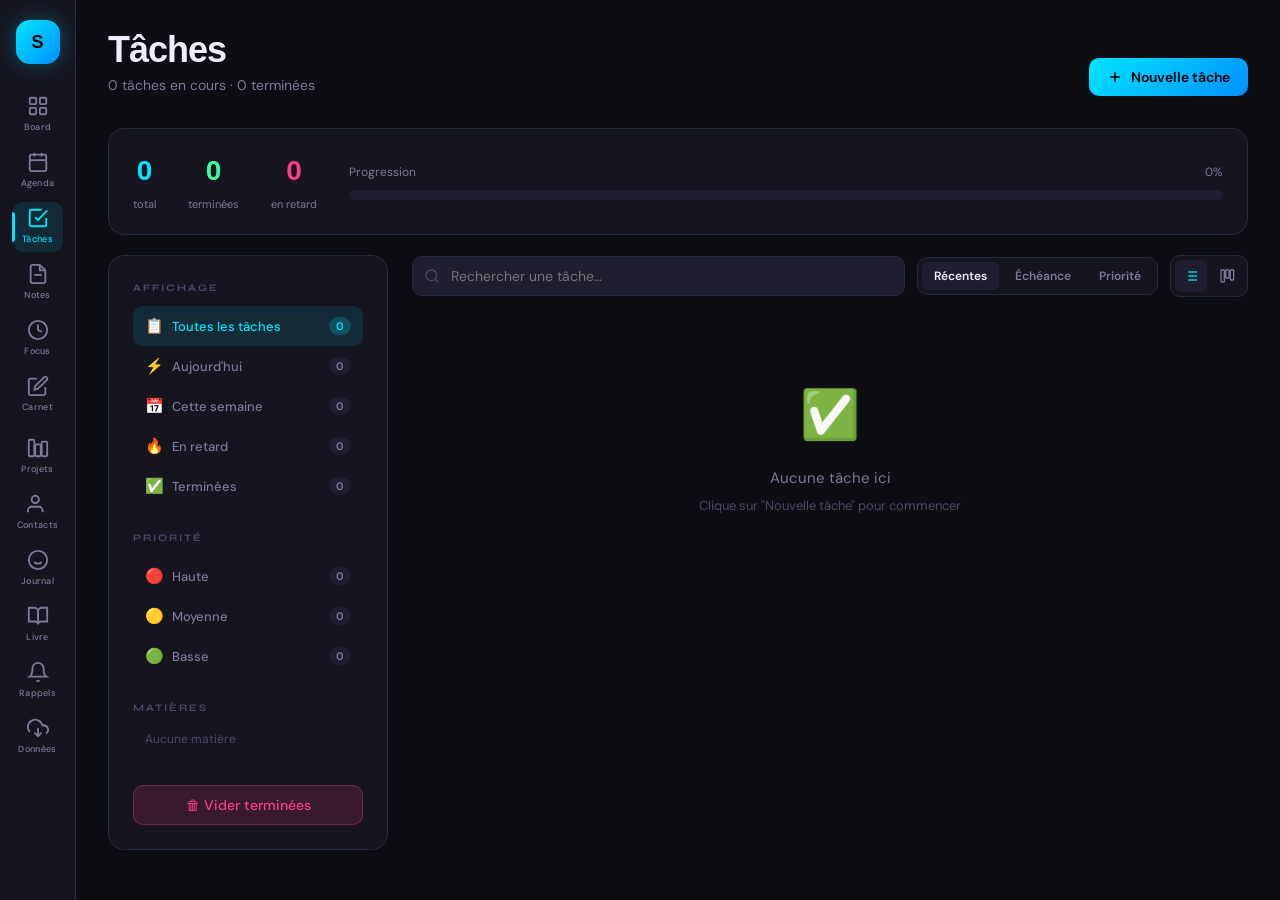
<file: tasks.html>
<!DOCTYPE html>
<html lang="fr">
<head>
<meta charset="UTF-8">
<meta name="viewport" content="width=device-width, initial-scale=1.0">
<title>StudyHub — Tâches</title>
<link rel="stylesheet" href="shared.css">
<style>
.tasks-layout {
  display: grid;
  grid-template-columns: 280px 1fr;
  gap: 24px;
}

/* Sidebar filters */
.filter-sidebar {}
.filter-section { margin-bottom: 24px; }
.filter-section-title {
  font-family: 'Syne', sans-serif;
  font-size: 10px;
  font-weight: 700;
  letter-spacing: 2px;
  text-transform: uppercase;
  color: var(--text-dim);
  margin-bottom: 10px;
}
.filter-btn {
  display: flex;
  align-items: center;
  justify-content: space-between;
  width: 100%;
  padding: 10px 12px;
  border-radius: var(--radius-sm);
  background: transparent;
  border: none;
  color: var(--text-muted);
  font-size: 13px;
  font-weight: 500;
  cursor: pointer;
  transition: all 0.15s;
  text-align: left;
  font-family: 'DM Sans', sans-serif;
}
.filter-btn:hover { background: var(--surface2); color: var(--text); }
.filter-btn.active { background: rgba(0,229,255,0.1); color: var(--cyan); }
.filter-btn.active .filter-icon { color: var(--cyan); }
.filter-count {
  font-size: 11px;
  background: var(--surface2);
  padding: 2px 7px;
  border-radius: 20px;
  font-weight: 600;
}
.filter-btn.active .filter-count {
  background: rgba(0,229,255,0.2);
  color: var(--cyan);
}
.filter-icon { margin-right: 8px; font-size: 15px; }

.subject-dot {
  width: 10px; height: 10px;
  border-radius: 50%;
  flex-shrink: 0;
  margin-right: 8px;
}

/* Task list */
.tasks-main {}
.tasks-toolbar {
  display: flex;
  align-items: center;
  gap: 12px;
  margin-bottom: 20px;
}
.search-input-wrap {
  flex: 1;
  position: relative;
}
.search-input-wrap svg {
  position: absolute;
  left: 12px; top: 50%;
  transform: translateY(-50%);
  color: var(--text-dim);
  width: 16px; height: 16px;
}
.search-input-wrap input {
  padding-left: 38px;
}

/* Sort tabs */
.sort-tabs {
  display: flex;
  gap: 4px;
  background: var(--surface);
  border: 1px solid var(--border);
  border-radius: var(--radius-sm);
  padding: 4px;
}
.sort-tab {
  padding: 6px 12px;
  border-radius: 6px;
  border: none;
  background: transparent;
  color: var(--text-muted);
  font-size: 12px;
  font-weight: 600;
  cursor: pointer;
  transition: all 0.15s;
  font-family: 'DM Sans', sans-serif;
}
.sort-tab.active { background: var(--surface2); color: var(--text); }

/* Kanban / List toggle */
.view-toggle {
  display: flex;
  gap: 4px;
  background: var(--surface);
  border: 1px solid var(--border);
  border-radius: var(--radius-sm);
  padding: 4px;
}
.view-btn {
  width: 32px; height: 32px;
  border-radius: 6px;
  border: none;
  background: transparent;
  color: var(--text-muted);
  cursor: pointer;
  display: flex; align-items: center; justify-content: center;
  transition: all 0.15s;
}
.view-btn.active { background: var(--surface2); color: var(--cyan); }
.view-btn svg { width: 16px; height: 16px; }

/* Task groups */
.task-group { margin-bottom: 24px; }
.task-group-header {
  display: flex;
  align-items: center;
  gap: 10px;
  margin-bottom: 10px;
  cursor: pointer;
  user-select: none;
}
.task-group-title {
  font-family: 'Syne', sans-serif;
  font-size: 11px;
  font-weight: 700;
  letter-spacing: 1.5px;
  text-transform: uppercase;
  color: var(--text-muted);
}
.task-group-count {
  font-size: 11px;
  background: var(--surface2);
  color: var(--text-muted);
  padding: 2px 7px;
  border-radius: 20px;
  font-weight: 600;
}
.group-toggle { margin-left: auto; color: var(--text-dim); font-size: 12px; }

/* Task card */
.task-card {
  display: flex;
  align-items: flex-start;
  gap: 14px;
  padding: 16px;
  background: var(--surface);
  border: 1px solid var(--border);
  border-radius: var(--radius-sm);
  margin-bottom: 8px;
  cursor: pointer;
  transition: all 0.2s;
  position: relative;
  overflow: hidden;
}
.task-card::before {
  content: '';
  position: absolute;
  left: 0; top: 0; bottom: 0;
  width: 3px;
  border-radius: 3px 0 0 3px;
}
.task-card.priority-haute::before { background: var(--pink); }
.task-card.priority-moyenne::before { background: var(--yellow); }
.task-card.priority-basse::before { background: var(--green); }
.task-card:hover { border-color: var(--text-dim); transform: translateX(2px); }
.task-card.done-card { opacity: 0.45; }
.task-card.done-card .task-title { text-decoration: line-through; }

.task-check {
  width: 22px; height: 22px;
  border-radius: 7px;
  border: 2px solid var(--border);
  flex-shrink: 0;
  margin-top: 1px;
  display: flex; align-items: center; justify-content: center;
  transition: all 0.15s;
  background: transparent;
  cursor: pointer;
}
.task-check:hover { border-color: var(--cyan); }
.task-card.done-card .task-check {
  background: var(--green);
  border-color: var(--green);
}
.task-card.done-card .task-check::after { content: '✓'; font-size: 12px; color: #000; font-weight: 800; }

.task-body { flex: 1; min-width: 0; }
.task-title { font-size: 14px; font-weight: 500; line-height: 1.4; }
.task-desc { font-size: 12px; color: var(--text-muted); margin-top: 4px; white-space: nowrap; overflow: hidden; text-overflow: ellipsis; }
.task-meta {
  display: flex;
  align-items: center;
  gap: 8px;
  margin-top: 8px;
  flex-wrap: wrap;
}
.task-tag {
  font-size: 10px;
  font-weight: 700;
  letter-spacing: 0.3px;
  padding: 2px 8px;
  border-radius: 20px;
}
.task-due {
  font-size: 11px;
  color: var(--text-muted);
  display: flex;
  align-items: center;
  gap: 4px;
}
.task-due.overdue { color: var(--pink); }
.task-due.soon { color: var(--yellow); }

.priority-badge {
  font-size: 10px;
  font-weight: 700;
  letter-spacing: 0.5px;
  text-transform: uppercase;
}
.p-haute { color: var(--pink); }
.p-moyenne { color: var(--yellow); }
.p-basse { color: var(--green); }

.task-actions {
  display: flex;
  gap: 4px;
  opacity: 0;
  transition: opacity 0.15s;
  margin-top: 2px;
}
.task-card:hover .task-actions { opacity: 1; }
.task-action-btn {
  width: 28px; height: 28px;
  border-radius: 7px;
  border: none;
  background: var(--surface2);
  color: var(--text-muted);
  cursor: pointer;
  display: flex; align-items: center; justify-content: center;
  font-size: 13px;
  transition: all 0.15s;
}
.task-action-btn:hover { background: var(--border); color: var(--text); }
.task-action-btn.del:hover { background: rgba(255,61,130,0.15); color: var(--pink); }

/* Empty state */
.empty-state {
  text-align: center;
  padding: 60px 20px;
  color: var(--text-muted);
}
.empty-state-icon { font-size: 48px; margin-bottom: 12px; }
.empty-state-text { font-size: 15px; }
.empty-state-sub { font-size: 13px; color: var(--text-dim); margin-top: 6px; }

/* Progress summary */
.progress-summary {
  background: var(--surface);
  border: 1px solid var(--border);
  border-radius: var(--radius);
  padding: 20px 24px;
  margin-bottom: 20px;
  display: flex;
  align-items: center;
  gap: 32px;
}
.prog-stat { text-align: center; }
.prog-stat-val {
  font-family: 'Clash Display', sans-serif;
  font-size: 28px;
  font-weight: 700;
}
.prog-stat-lbl { font-size: 11px; color: var(--text-muted); margin-top: 2px; }
.prog-bar-wrap {
  flex: 1;
}
.prog-bar-label {
  display: flex;
  justify-content: space-between;
  font-size: 12px;
  margin-bottom: 8px;
  color: var(--text-muted);
}
.prog-bar-outer {
  height: 10px;
  background: var(--surface2);
  border-radius: 5px;
  overflow: hidden;
}
.prog-bar-inner {
  height: 100%;
  background: var(--grad-cyan);
  border-radius: 5px;
  transition: width 0.8s ease;
}

/* Kanban view */
.kanban-board {
  display: grid;
  grid-template-columns: repeat(3, 1fr);
  gap: 16px;
}
.kanban-col {
  background: var(--surface);
  border: 1px solid var(--border);
  border-radius: var(--radius);
  padding: 16px;
}
.kanban-col-header {
  display: flex;
  align-items: center;
  gap: 8px;
  margin-bottom: 14px;
  padding-bottom: 12px;
  border-bottom: 1px solid var(--border);
}
.kanban-col-title {
  font-family: 'Syne', sans-serif;
  font-size: 11px;
  font-weight: 700;
  letter-spacing: 1.5px;
  text-transform: uppercase;
}
.kanban-col-count {
  margin-left: auto;
  background: var(--surface2);
  font-size: 11px;
  font-weight: 700;
  padding: 2px 8px;
  border-radius: 20px;
  color: var(--text-muted);
}
.kanban-task {
  background: var(--surface2);
  border: 1px solid var(--border);
  border-radius: var(--radius-sm);
  padding: 12px;
  margin-bottom: 8px;
  cursor: pointer;
  transition: all 0.15s;
  border-left: 3px solid transparent;
}
.kanban-task:hover { transform: translateY(-2px); box-shadow: var(--shadow); }
.kanban-task.priority-haute { border-left-color: var(--pink); }
.kanban-task.priority-moyenne { border-left-color: var(--yellow); }
.kanban-task.priority-basse { border-left-color: var(--green); }
.kanban-task-title { font-size: 13px; font-weight: 500; }
.kanban-task-meta { margin-top: 8px; display: flex; gap: 6px; align-items: center; flex-wrap: wrap; }

/* Modal form extras */
.color-picker-row {
  display: flex;
  gap: 8px;
  flex-wrap: wrap;
}
.color-swatch {
  width: 28px; height: 28px;
  border-radius: 8px;
  cursor: pointer;
  border: 2px solid transparent;
  transition: all 0.15s;
}
.color-swatch.selected { border-color: white; transform: scale(1.15); }
</style>
</head>
<body>

<nav class="nav">
  <a class="nav-logo" href="index.html">S</a>
  <a class="nav-link" href="index.html" title="Board"><svg viewBox="0 0 24 24" fill="none" stroke="currentColor" stroke-width="2"><rect x="3" y="3" width="7" height="7" rx="1"/><rect x="14" y="3" width="7" height="7" rx="1"/><rect x="3" y="14" width="7" height="7" rx="1"/><rect x="14" y="14" width="7" height="7" rx="1"/></svg><span class="nav-label">Board</span></a>
  <a class="nav-link" href="agenda.html" title="Agenda"><svg viewBox="0 0 24 24" fill="none" stroke="currentColor" stroke-width="2"><rect x="3" y="4" width="18" height="18" rx="2"/><line x1="16" y1="2" x2="16" y2="6"/><line x1="8" y1="2" x2="8" y2="6"/><line x1="3" y1="10" x2="21" y2="10"/></svg><span class="nav-label">Agenda</span></a>
  <a class="nav-link active" href="tasks.html" title="Tâches"><svg viewBox="0 0 24 24" fill="none" stroke="currentColor" stroke-width="2"><polyline points="9 11 12 14 22 4"/><path d="M21 12v7a2 2 0 0 1-2 2H5a2 2 0 0 1-2-2V5a2 2 0 0 1 2-2h11"/></svg><span class="nav-label">Tâches</span></a>
  <a class="nav-link" href="notes.html" title="Notes"><svg viewBox="0 0 24 24" fill="none" stroke="currentColor" stroke-width="2"><path d="M14 2H6a2 2 0 0 0-2 2v16a2 2 0 0 0 2 2h12a2 2 0 0 0 2-2V8z"/><polyline points="14 2 14 8 20 8"/><line x1="16" y1="13" x2="8" y2="13"/></svg><span class="nav-label">Notes</span></a>
  <a class="nav-link" href="pomodoro.html" title="Pomodoro"><svg viewBox="0 0 24 24" fill="none" stroke="currentColor" stroke-width="2"><circle cx="12" cy="12" r="10"/><polyline points="12 6 12 12 16 14"/></svg><span class="nav-label">Focus</span></a>
  <a class="nav-link" href="carnet.html" title="Carnet"><svg viewBox="0 0 24 24" fill="none" stroke="currentColor" stroke-width="2"><path d="M11 4H4a2 2 0 0 0-2 2v14a2 2 0 0 0 2 2h14a2 2 0 0 0 2-2v-7"/><path d="M18.5 2.5a2.121 2.121 0 0 1 3 3L12 15l-4 1 1-4 9.5-9.5z"/></svg><span class="nav-label">Carnet</span></a>
  <div class="nav-divider"></div>
  <a class="nav-link" href="projets.html" title="Projets"><svg viewBox="0 0 24 24" fill="none" stroke="currentColor" stroke-width="2"><rect x="2" y="3" width="6" height="18" rx="1"/><rect x="9" y="8" width="6" height="13" rx="1"/><rect x="16" y="5" width="6" height="16" rx="1"/></svg><span class="nav-label">Projets</span></a>
  <a class="nav-link" href="contacts-annuaire.html" title="Contacts"><svg viewBox="0 0 24 24" fill="none" stroke="currentColor" stroke-width="2"><path d="M17 21v-2a4 4 0 0 0-4-4H5a4 4 0 0 0-4 4v2"/><circle cx="9" cy="7" r="4"/></svg><span class="nav-label">Contacts</span></a>
  <a class="nav-link" href="journal-humeur.html" title="Journal"><svg viewBox="0 0 24 24" fill="none" stroke="currentColor" stroke-width="2"><path d="M12 2C6.48 2 2 6.48 2 12s4.48 10 10 10 10-4.48 10-10S17.52 2 12 2z"/><path d="M8 14s1.5 2 4 2 4-2 4-2"/><line x1="9" y1="9" x2="9.01" y2="9"/><line x1="15" y1="9" x2="15.01" y2="9"/></svg><span class="nav-label">Journal</span></a>
  <a class="nav-link" href="livre-audeladesetoiles.html" title="Livre"><svg viewBox="0 0 24 24" fill="none" stroke="currentColor" stroke-width="2"><path d="M2 3h6a4 4 0 0 1 4 4v14a3 3 0 0 0-3-3H2z"/><path d="M22 3h-6a4 4 0 0 0-4 4v14a3 3 0 0 1 3-3h7z"/></svg><span class="nav-label">Livre</span></a>
  <a class="nav-link" href="notifications.html" title="Rappels"><svg viewBox="0 0 24 24" fill="none" stroke="currentColor" stroke-width="2"><path d="M18 8A6 6 0 0 0 6 8c0 7-3 9-3 9h18s-3-2-3-9"/><path d="M13.73 21a2 2 0 0 1-3.46 0"/></svg><span class="nav-label">Rappels</span></a>
  <a class="nav-link" href="import-export.html" title="Données"><svg viewBox="0 0 24 24" fill="none" stroke="currentColor" stroke-width="2"><polyline points="8 17 12 21 16 17"/><line x1="12" y1="12" x2="12" y2="21"/><path d="M20.88 18.09A5 5 0 0 0 18 9h-1.26A8 8 0 1 0 3 16.29"/></svg><span class="nav-label">Données</span></a>
</nav>

<main class="main">
  <div class="page-header">
    <div>
      <h1 class="page-title">Tâches</h1>
      <p class="page-subtitle" id="tasks-subtitle">Chargement…</p>
    </div>
    <button class="btn btn-primary" onclick="openAddTask()">
      <svg width="16" height="16" viewBox="0 0 24 24" fill="none" stroke="currentColor" stroke-width="2.5"><line x1="12" y1="5" x2="12" y2="19"/><line x1="5" y1="12" x2="19" y2="12"/></svg>
      Nouvelle tâche
    </button>
  </div>

  <!-- Progress bar -->
  <div class="progress-summary fade-in">
    <div class="prog-stat">
      <div class="prog-stat-val accent-cyan" id="count-total">0</div>
      <div class="prog-stat-lbl">total</div>
    </div>
    <div class="prog-stat">
      <div class="prog-stat-val accent-green" id="count-done">0</div>
      <div class="prog-stat-lbl">terminées</div>
    </div>
    <div class="prog-stat">
      <div class="prog-stat-val accent-pink" id="count-overdue">0</div>
      <div class="prog-stat-lbl">en retard</div>
    </div>
    <div class="prog-bar-wrap">
      <div class="prog-bar-label">
        <span>Progression</span>
        <span id="prog-pct">0%</span>
      </div>
      <div class="prog-bar-outer">
        <div class="prog-bar-inner" id="prog-bar" style="width:0%"></div>
      </div>
    </div>
  </div>

  <div class="tasks-layout">
    <!-- Filter sidebar -->
    <aside class="filter-sidebar card fade-in">
      <div class="filter-section">
        <div class="filter-section-title">Affichage</div>
        <button class="filter-btn active" data-filter="all" onclick="setFilter('all',this)">
          <span><span class="filter-icon">📋</span>Toutes les tâches</span>
          <span class="filter-count" id="fc-all">0</span>
        </button>
        <button class="filter-btn" data-filter="today" onclick="setFilter('today',this)">
          <span><span class="filter-icon">⚡</span>Aujourd'hui</span>
          <span class="filter-count" id="fc-today">0</span>
        </button>
        <button class="filter-btn" data-filter="week" onclick="setFilter('week',this)">
          <span><span class="filter-icon">📅</span>Cette semaine</span>
          <span class="filter-count" id="fc-week">0</span>
        </button>
        <button class="filter-btn" data-filter="overdue" onclick="setFilter('overdue',this)">
          <span><span class="filter-icon">🔥</span>En retard</span>
          <span class="filter-count" id="fc-overdue">0</span>
        </button>
        <button class="filter-btn" data-filter="done" onclick="setFilter('done',this)">
          <span><span class="filter-icon">✅</span>Terminées</span>
          <span class="filter-count" id="fc-done">0</span>
        </button>
      </div>

      <div class="filter-section">
        <div class="filter-section-title">Priorité</div>
        <button class="filter-btn" data-filter="p-haute" onclick="setFilter('p-haute',this)">
          <span><span class="filter-icon" style="color:var(--pink)">🔴</span>Haute</span>
          <span class="filter-count" id="fc-haute">0</span>
        </button>
        <button class="filter-btn" data-filter="p-moyenne" onclick="setFilter('p-moyenne',this)">
          <span><span class="filter-icon" style="color:var(--yellow)">🟡</span>Moyenne</span>
          <span class="filter-count" id="fc-moyenne">0</span>
        </button>
        <button class="filter-btn" data-filter="p-basse" onclick="setFilter('p-basse',this)">
          <span><span class="filter-icon" style="color:var(--green)">🟢</span>Basse</span>
          <span class="filter-count" id="fc-basse">0</span>
        </button>
      </div>

      <div class="filter-section">
        <div class="filter-section-title">Matières</div>
        <div id="subject-filters"></div>
      </div>

      <button class="btn btn-danger" style="width:100%;justify-content:center;margin-top:8px" onclick="clearDone()">
        🗑 Vider terminées
      </button>
    </aside>

    <!-- Main content -->
    <div class="tasks-main fade-in" style="animation-delay:.1s">
      <div class="tasks-toolbar">
        <div class="search-input-wrap" style="flex:1">
          <svg viewBox="0 0 24 24" fill="none" stroke="currentColor" stroke-width="2"><circle cx="11" cy="11" r="8"/><line x1="21" y1="21" x2="16.65" y2="16.65"/></svg>
          <input type="text" id="search-input" placeholder="Rechercher une tâche…" oninput="renderTasks()">
        </div>
        <div class="sort-tabs">
          <button class="sort-tab active" data-sort="created" onclick="setSort('created',this)">Récentes</button>
          <button class="sort-tab" data-sort="due" onclick="setSort('due',this)">Échéance</button>
          <button class="sort-tab" data-sort="priority" onclick="setSort('priority',this)">Priorité</button>
        </div>
        <div class="view-toggle">
          <button class="view-btn active" id="list-view-btn" onclick="setView('list')" title="Vue liste">
            <svg viewBox="0 0 24 24" fill="none" stroke="currentColor" stroke-width="2"><line x1="8" y1="6" x2="21" y2="6"/><line x1="8" y1="12" x2="21" y2="12"/><line x1="8" y1="18" x2="21" y2="18"/><line x1="3" y1="6" x2="3.01" y2="6"/><line x1="3" y1="12" x2="3.01" y2="12"/><line x1="3" y1="18" x2="3.01" y2="18"/></svg>
          </button>
          <button class="view-btn" id="kanban-view-btn" onclick="setView('kanban')" title="Vue kanban">
            <svg viewBox="0 0 24 24" fill="none" stroke="currentColor" stroke-width="2"><rect x="3" y="3" width="5" height="18" rx="1"/><rect x="10" y="3" width="5" height="12" rx="1"/><rect x="17" y="3" width="5" height="15" rx="1"/></svg>
          </button>
        </div>
      </div>

      <div id="tasks-container"></div>
    </div>
  </div>
</main>

<!-- Add/Edit Task Modal -->
<div class="modal-overlay" id="task-modal">
  <div class="modal" style="max-width:520px">
    <div class="modal-header">
      <h2 class="modal-title" id="modal-task-title">Nouvelle tâche</h2>
      <button class="modal-close" onclick="closeModal('task-modal')">✕</button>
    </div>
    <input type="hidden" id="task-id">
    <div class="form-group">
      <label>Titre *</label>
      <input type="text" id="task-title" placeholder="Que faut-il faire ?" />
    </div>
    <div class="form-group">
      <label>Description</label>
      <textarea id="task-desc" rows="2" placeholder="Détails optionnels…"></textarea>
    </div>
    <div class="form-row">
      <div class="form-group">
        <label>Priorité</label>
        <select id="task-priority">
          <option value="haute">🔴 Haute</option>
          <option value="moyenne" selected>🟡 Moyenne</option>
          <option value="basse">🟢 Basse</option>
        </select>
      </div>
      <div class="form-group">
        <label>Matière</label>
        <input type="text" id="task-subject" placeholder="ex: Maths, Physique…" list="subjects-datalist">
        <datalist id="subjects-datalist"></datalist>
      </div>
    </div>
    <div class="form-row">
      <div class="form-group">
        <label>Échéance</label>
        <input type="datetime-local" id="task-due">
      </div>
      <div class="form-group">
        <label>Statut</label>
        <select id="task-status">
          <option value="todo">📌 À faire</option>
          <option value="inprogress">⚙️ En cours</option>
          <option value="done">✅ Terminé</option>
        </select>
      </div>
    </div>
    <div style="display:flex;gap:10px;margin-top:8px">
      <button id="task-delete-btn" class="btn btn-danger" style="display:none" onclick="deleteTask()">🗑 Supprimer</button>
      <button class="btn btn-ghost" style="margin-left:auto" onclick="closeModal('task-modal')">Annuler</button>
      <button class="btn btn-primary" onclick="saveTask()">Enregistrer</button>
    </div>
  </div>
</div>

<script>
const PRIORITY_ORDER = { haute: 0, moyenne: 1, basse: 2 };
const PRIORITY_LABELS = { haute: 'Haute', moyenne: 'Moyenne', basse: 'Basse' };
const STATUS_LABELS = { todo: 'À faire', inprogress: 'En cours', done: 'Terminé' };
const MONTHS = ['jan','fév','mar','avr','mai','jun','jul','aoû','sep','oct','nov','déc'];

let currentFilter = 'all';
let currentSort = 'created';
let currentView = 'list';
let selectedSubject = null;

function getTasks() { return JSON.parse(localStorage.getItem('sh_tasks') || '[]'); }
function saveTasks(t) { localStorage.setItem('sh_tasks', JSON.stringify(t)); }

function getSubjects() {
  const tasks = getTasks();
  return [...new Set(tasks.map(t => t.subject).filter(Boolean))];
}

function setFilter(f, btn) {
  currentFilter = f;
  selectedSubject = null;
  document.querySelectorAll('.filter-btn').forEach(b => b.classList.remove('active'));
  btn.classList.add('active');
  renderTasks();
}

function setSort(s, btn) {
  currentSort = s;
  document.querySelectorAll('.sort-tab').forEach(b => b.classList.remove('active'));
  btn.classList.add('active');
  renderTasks();
}

function setView(v) {
  currentView = v;
  document.getElementById('list-view-btn').classList.toggle('active', v === 'list');
  document.getElementById('kanban-view-btn').classList.toggle('active', v === 'kanban');
  renderTasks();
}

function filterTasks(tasks) {
  const now = new Date();
  const todayEnd = new Date(); todayEnd.setHours(23,59,59,999);
  const weekEnd = new Date(); weekEnd.setDate(weekEnd.getDate() + 7);
  const search = document.getElementById('search-input').value.toLowerCase();

  let filtered = tasks;
  if (search) filtered = filtered.filter(t => t.title.toLowerCase().includes(search) || (t.subject||'').toLowerCase().includes(search));
  if (selectedSubject) filtered = filtered.filter(t => t.subject === selectedSubject);

  switch(currentFilter) {
    case 'today': filtered = filtered.filter(t => !t.done && t.due && new Date(t.due) <= todayEnd); break;
    case 'week': filtered = filtered.filter(t => !t.done && t.due && new Date(t.due) <= weekEnd); break;
    case 'overdue': filtered = filtered.filter(t => !t.done && t.due && new Date(t.due) < now); break;
    case 'done': filtered = filtered.filter(t => t.done); break;
    case 'p-haute': filtered = filtered.filter(t => t.priority === 'haute' && !t.done); break;
    case 'p-moyenne': filtered = filtered.filter(t => t.priority === 'moyenne' && !t.done); break;
    case 'p-basse': filtered = filtered.filter(t => t.priority === 'basse' && !t.done); break;
  }
  return filtered;
}

function sortTasks(tasks) {
  return [...tasks].sort((a, b) => {
    if (currentSort === 'priority') return (PRIORITY_ORDER[a.priority]||1) - (PRIORITY_ORDER[b.priority]||1);
    if (currentSort === 'due') {
      if (!a.due && !b.due) return 0;
      if (!a.due) return 1;
      if (!b.due) return -1;
      return new Date(a.due) - new Date(b.due);
    }
    return (b.id||'0').localeCompare(a.id||'0');
  });
}

function formatDue(due) {
  if (!due) return null;
  const d = new Date(due);
  const now = new Date();
  const diff = d - now;
  const days = Math.floor(diff / (1000*60*60*24));
  if (diff < 0) return { text: `En retard de ${Math.abs(days)}j`, cls: 'overdue' };
  if (days === 0) return { text: 'Aujourd\'hui', cls: 'soon' };
  if (days === 1) return { text: 'Demain', cls: 'soon' };
  if (days <= 3) return { text: `Dans ${days} jours`, cls: 'soon' };
  return { text: `${d.getDate()} ${MONTHS[d.getMonth()]}`, cls: '' };
}

function getSubjectColor(subject) {
  const subjects = getSubjects();
  const idx = subjects.indexOf(subject);
  const colors = ['cyan','pink','yellow','green','violet','orange'];
  return colors[idx % colors.length];
}

function renderTasks() {
  const allTasks = getTasks();
  const now = new Date();
  const todayEnd = new Date(); todayEnd.setHours(23,59,59,999);
  const weekEnd = new Date(); weekEnd.setDate(weekEnd.getDate()+7);

  // Update counts
  const active = allTasks.filter(t => !t.done);
  const done = allTasks.filter(t => t.done);
  const overdue = allTasks.filter(t => !t.done && t.due && new Date(t.due) < now);
  document.getElementById('count-total').textContent = active.length;
  document.getElementById('count-done').textContent = done.length;
  document.getElementById('count-overdue').textContent = overdue.length;
  const pct = allTasks.length ? Math.round(done.length / allTasks.length * 100) : 0;
  document.getElementById('prog-pct').textContent = pct + '%';
  document.getElementById('prog-bar').style.width = pct + '%';
  document.getElementById('tasks-subtitle').textContent = `${active.length} tâche${active.length!==1?'s':''} en cours · ${done.length} terminée${done.length!==1?'s':''}`;

  document.getElementById('fc-all').textContent = active.length;
  document.getElementById('fc-today').textContent = active.filter(t => t.due && new Date(t.due) <= todayEnd).length;
  document.getElementById('fc-week').textContent = active.filter(t => t.due && new Date(t.due) <= weekEnd).length;
  document.getElementById('fc-overdue').textContent = overdue.length;
  document.getElementById('fc-done').textContent = done.length;
  document.getElementById('fc-haute').textContent = active.filter(t => t.priority==='haute').length;
  document.getElementById('fc-moyenne').textContent = active.filter(t => t.priority==='moyenne').length;
  document.getElementById('fc-basse').textContent = active.filter(t => t.priority==='basse').length;

  // Subject filters
  const subjects = getSubjects();
  const sfEl = document.getElementById('subject-filters');
  sfEl.innerHTML = subjects.map(s => {
    const col = getSubjectColor(s);
    const isActive = selectedSubject === s;
    return `<button class="filter-btn ${isActive?'active':''}" onclick="filterBySubject('${s}',this)" style="${isActive?`color:var(--${col})`:``}">
      <span><span class="subject-dot" style="background:var(--${col})"></span>${s}</span>
      <span class="filter-count">${allTasks.filter(t=>t.subject===s&&!t.done).length}</span>
    </button>`;
  }).join('') || '<p style="font-size:12px;color:var(--text-dim);padding:4px 12px">Aucune matière</p>';

  // Update datalist
  document.getElementById('subjects-datalist').innerHTML = subjects.map(s => `<option value="${s}">`).join('');

  const filtered = sortTasks(filterTasks(allTasks));
  const container = document.getElementById('tasks-container');

  if (!filtered.length) {
    container.innerHTML = `<div class="empty-state">
      <div class="empty-state-icon">✅</div>
      <div class="empty-state-text">Aucune tâche ici</div>
      <div class="empty-state-sub">Clique sur "Nouvelle tâche" pour commencer</div>
    </div>`;
    return;
  }

  if (currentView === 'kanban') {
    renderKanban(filtered, container);
  } else {
    renderList(filtered, container);
  }
}

function renderList(tasks, container) {
  const todo = tasks.filter(t => !t.done && t.status !== 'inprogress');
  const inProgress = tasks.filter(t => !t.done && t.status === 'inprogress');
  const done = tasks.filter(t => t.done);

  let html = '';
  if (inProgress.length) html += renderGroup('⚙️ En cours', inProgress, 'var(--cyan)');
  if (todo.length) html += renderGroup('📌 À faire', todo, 'var(--text-muted)');
  if (done.length) html += renderGroup('✅ Terminées', done, 'var(--green)');
  container.innerHTML = html;
}

function renderGroup(title, tasks, color) {
  return `<div class="task-group">
    <div class="task-group-header">
      <div class="task-group-title" style="color:${color}">${title}</div>
      <span class="task-group-count">${tasks.length}</span>
    </div>
    ${tasks.map(t => renderTaskCard(t)).join('')}
  </div>`;
}

function renderTaskCard(t) {
  const due = formatDue(t.due);
  const col = getSubjectColor(t.subject);
  return `<div class="task-card priority-${t.priority||'moyenne'} ${t.done?'done-card':''} fade-in" onclick="openEditTask('${t.id}')">
    <div class="task-check" onclick="event.stopPropagation();toggleTask('${t.id}')"></div>
    <div class="task-body">
      <div class="task-title">${escHtml(t.title)}</div>
      ${t.desc ? `<div class="task-desc">${escHtml(t.desc)}</div>` : ''}
      <div class="task-meta">
        ${t.subject ? `<span class="task-tag" style="background:rgba(var(--rgb-${col},0,229,255),0.1);color:var(--${col});background:color-mix(in srgb,var(--${col}) 12%,transparent)">${escHtml(t.subject)}</span>` : ''}
        <span class="priority-badge p-${t.priority||'moyenne'}">${PRIORITY_LABELS[t.priority]||'Moyenne'}</span>
        ${due ? `<span class="task-due ${due.cls}">🕐 ${due.text}</span>` : ''}
      </div>
    </div>
    <div class="task-actions">
      <button class="task-action-btn del" title="Supprimer" onclick="event.stopPropagation();deleteTaskById('${t.id}')">🗑</button>
    </div>
  </div>`;
}

function renderKanban(tasks, container) {
  const cols = [
    { key: 'todo',       label: '📌 À faire',  tasks: tasks.filter(t => !t.done && t.status !== 'inprogress') },
    { key: 'inprogress', label: '⚙️ En cours',  tasks: tasks.filter(t => !t.done && t.status === 'inprogress') },
    { key: 'done',       label: '✅ Terminées', tasks: tasks.filter(t => t.done) },
  ];
  container.innerHTML = `<div class="kanban-board">${cols.map(col => `
    <div class="kanban-col">
      <div class="kanban-col-header">
        <span class="kanban-col-title">${col.label}</span>
        <span class="kanban-col-count">${col.tasks.length}</span>
      </div>
      ${col.tasks.map(t => {
        const due = formatDue(t.due);
        const scol = getSubjectColor(t.subject);
        return `<div class="kanban-task priority-${t.priority||'moyenne'}" onclick="openEditTask('${t.id}')">
          <div class="kanban-task-title">${escHtml(t.title)}</div>
          <div class="kanban-task-meta">
            ${t.subject ? `<span class="task-tag" style="font-size:10px;color:var(--${scol});background:color-mix(in srgb,var(--${scol}) 12%,transparent);padding:2px 7px;border-radius:20px;font-weight:700">${escHtml(t.subject)}</span>` : ''}
            ${due ? `<span style="font-size:10px;color:${due.cls==='overdue'?'var(--pink)':due.cls==='soon'?'var(--yellow)':'var(--text-dim)'}">${due.text}</span>` : ''}
          </div>
        </div>`;
      }).join('')}
      <button class="btn btn-ghost" style="width:100%;justify-content:center;font-size:12px;margin-top:8px" onclick="openAddTask('${col.key}')">+ Ajouter</button>
    </div>`).join('')}
  </div>`;
}

function toggleTask(id) {
  const tasks = getTasks();
  const t = tasks.find(t => t.id === id);
  if (t) { t.done = !t.done; if (t.done) t.status = 'done'; else t.status = 'todo'; saveTasks(tasks); renderTasks(); }
}

function deleteTaskById(id) {
  if (!confirm('Supprimer cette tâche ?')) return;
  saveTasks(getTasks().filter(t => t.id !== id));
  renderTasks();
}

function filterBySubject(s, btn) {
  selectedSubject = selectedSubject === s ? null : s;
  document.querySelectorAll('.filter-btn').forEach(b => b.classList.remove('active'));
  if (selectedSubject) btn.classList.add('active');
  else document.querySelector('[data-filter="all"]').classList.add('active');
  renderTasks();
}

function openAddTask(status = 'todo') {
  document.getElementById('task-id').value = '';
  document.getElementById('task-title').value = '';
  document.getElementById('task-desc').value = '';
  document.getElementById('task-priority').value = 'moyenne';
  document.getElementById('task-subject').value = '';
  document.getElementById('task-due').value = '';
  document.getElementById('task-status').value = status;
  document.getElementById('task-delete-btn').style.display = 'none';
  document.getElementById('modal-task-title').textContent = 'Nouvelle tâche';
  document.getElementById('task-modal').classList.add('open');
}

function openEditTask(id) {
  const t = getTasks().find(t => t.id === id);
  if (!t) return;
  document.getElementById('task-id').value = t.id;
  document.getElementById('task-title').value = t.title;
  document.getElementById('task-desc').value = t.desc || '';
  document.getElementById('task-priority').value = t.priority || 'moyenne';
  document.getElementById('task-subject').value = t.subject || '';
  document.getElementById('task-due').value = t.due ? t.due.slice(0,16) : '';
  document.getElementById('task-status').value = t.done ? 'done' : (t.status || 'todo');
  document.getElementById('task-delete-btn').style.display = '';
  document.getElementById('modal-task-title').textContent = 'Modifier la tâche';
  document.getElementById('task-modal').classList.add('open');
}

function saveTask() {
  const title = document.getElementById('task-title').value.trim();
  if (!title) { alert('Titre requis'); return; }
  const tasks = getTasks();
  const id = document.getElementById('task-id').value;
  const status = document.getElementById('task-status').value;
  const task = {
    id: id || Date.now().toString(),
    title,
    desc: document.getElementById('task-desc').value.trim(),
    priority: document.getElementById('task-priority').value,
    subject: document.getElementById('task-subject').value.trim(),
    due: document.getElementById('task-due').value || null,
    status,
    done: status === 'done',
    created: id ? (tasks.find(t=>t.id===id)||{}).created || Date.now() : Date.now(),
  };
  if (id) { const idx = tasks.findIndex(t => t.id === id); tasks[idx] = task; }
  else tasks.push(task);
  saveTasks(tasks);
  closeModal('task-modal');
  renderTasks();
}

function deleteTask() {
  const id = document.getElementById('task-id').value;
  if (!confirm('Supprimer cette tâche ?')) return;
  saveTasks(getTasks().filter(t => t.id !== id));
  closeModal('task-modal');
  renderTasks();
}

function clearDone() {
  if (!confirm('Supprimer toutes les tâches terminées ?')) return;
  saveTasks(getTasks().filter(t => !t.done));
  renderTasks();
}

function closeModal(id) { document.getElementById(id).classList.remove('open'); }
document.getElementById('task-modal').addEventListener('click', e => { if (e.target === e.currentTarget) closeModal('task-modal'); });

function escHtml(str) {
  if (!str) return '';
  return str.replace(/&/g,'&amp;').replace(/</g,'&lt;').replace(/>/g,'&gt;');
}

renderTasks();
</script>
</body>
</html>
</file>
<file: shared.css>
@import url('https://fonts.googleapis.com/css2?family=Clash+Display:wght@400;500;600;700&family=Syne:wght@400;500;600;700;800&family=DM+Sans:ital,wght@0,300;0,400;0,500;1,300&display=swap');

:root {
  --bg: #0d0d14;
  --surface: #15151f;
  --surface2: #1e1e2e;
  --border: #2a2a3d;
  --text: #f0eefc;
  --text-muted: #7c7a96;
  --text-dim: #4a4865;

  --cyan:   #00e5ff;
  --pink:   #ff3d82;
  --yellow: #ffe033;
  --green:  #3dffa0;
  --orange: #ff7a3d;
  --violet: #b56eff;

  --grad-cyan:   linear-gradient(135deg, #00e5ff, #0090ff);
  --grad-pink:   linear-gradient(135deg, #ff3d82, #ff6a3d);
  --grad-yellow: linear-gradient(135deg, #ffe033, #ffb300);
  --grad-green:  linear-gradient(135deg, #3dffa0, #00e5a0);
  --grad-violet: linear-gradient(135deg, #b56eff, #7c3dff);

  --nav-w: 76px;
  --radius: 16px;
  --radius-sm: 10px;
  --shadow: 0 8px 32px rgba(0,0,0,0.5);
  --glow-cyan: 0 0 20px rgba(0,229,255,0.3);
  --glow-pink: 0 0 20px rgba(255,61,130,0.3);
}

*, *::before, *::after { box-sizing: border-box; margin: 0; padding: 0; }

html, body {
  height: 100%;
  background: var(--bg);
  color: var(--text);
  font-family: 'DM Sans', sans-serif;
  font-size: 15px;
  line-height: 1.6;
  overflow-x: hidden;
}

/* ── SIDEBAR NAV ── */
.nav {
  position: fixed;
  left: 0; top: 0; bottom: 0;
  width: var(--nav-w);
  background: var(--surface);
  border-right: 1px solid var(--border);
  display: flex;
  flex-direction: column;
  align-items: center;
  padding: 20px 0;
  z-index: 100;
  gap: 6px;
}

.nav-logo {
  width: 44px; height: 44px;
  background: var(--grad-cyan);
  border-radius: 14px;
  display: flex; align-items: center; justify-content: center;
  font-family: 'Clash Display', sans-serif;
  font-weight: 700;
  font-size: 18px;
  color: #000;
  margin-bottom: 20px;
  box-shadow: var(--glow-cyan);
  text-decoration: none;
}

.nav-spacer { flex: 1; }

.nav-link {
  width: 50px; height: 50px;
  border-radius: var(--radius-sm);
  display: flex; flex-direction: column;
  align-items: center; justify-content: center;
  gap: 3px;
  text-decoration: none;
  color: var(--text-muted);
  transition: all 0.2s;
  position: relative;
  cursor: pointer;
}

.nav-link:hover { color: var(--text); background: var(--surface2); }
.nav-link.active { color: var(--cyan); background: rgba(0,229,255,0.1); }
.nav-link.active::before {
  content: '';
  position: absolute;
  left: -1px; top: 10px; bottom: 10px;
  width: 3px;
  background: var(--cyan);
  border-radius: 0 3px 3px 0;
}

.nav-link svg { width: 22px; height: 22px; }
.nav-label { font-size: 9px; font-weight: 500; letter-spacing: 0.3px; }

/* ── MAIN LAYOUT ── */
.main {
  margin-left: var(--nav-w);
  min-height: 100vh;
  padding: 32px;
}

/* ── PAGE HEADER ── */
.page-header {
  display: flex;
  align-items: flex-end;
  justify-content: space-between;
  margin-bottom: 32px;
}

.page-title {
  font-family: 'Clash Display', sans-serif;
  font-size: 36px;
  font-weight: 700;
  line-height: 1;
  letter-spacing: -1px;
}

.page-subtitle {
  color: var(--text-muted);
  font-size: 14px;
  margin-top: 6px;
}

/* ── CARDS ── */
.card {
  background: var(--surface);
  border: 1px solid var(--border);
  border-radius: var(--radius);
  padding: 24px;
  transition: border-color 0.2s;
}

.card:hover { border-color: var(--text-dim); }

/* ── BUTTONS ── */
.btn {
  display: inline-flex;
  align-items: center;
  gap: 8px;
  padding: 10px 18px;
  border-radius: var(--radius-sm);
  border: none;
  cursor: pointer;
  font-family: 'DM Sans', sans-serif;
  font-size: 14px;
  font-weight: 500;
  transition: all 0.15s;
  text-decoration: none;
}

.btn-primary {
  background: var(--grad-cyan);
  color: #000;
  font-weight: 600;
}
.btn-primary:hover { filter: brightness(1.1); transform: translateY(-1px); box-shadow: var(--glow-cyan); }

.btn-ghost {
  background: transparent;
  color: var(--text-muted);
  border: 1px solid var(--border);
}
.btn-ghost:hover { background: var(--surface2); color: var(--text); }

.btn-danger {
  background: rgba(255,61,130,0.15);
  color: var(--pink);
  border: 1px solid rgba(255,61,130,0.3);
}
.btn-danger:hover { background: rgba(255,61,130,0.25); }

/* ── INPUTS ── */
input, textarea, select {
  background: var(--surface2);
  border: 1px solid var(--border);
  border-radius: var(--radius-sm);
  color: var(--text);
  font-family: 'DM Sans', sans-serif;
  font-size: 14px;
  padding: 10px 14px;
  outline: none;
  transition: border-color 0.2s, box-shadow 0.2s;
  width: 100%;
}
input:focus, textarea:focus, select:focus {
  border-color: var(--cyan);
  box-shadow: 0 0 0 3px rgba(0,229,255,0.1);
}
select option { background: var(--surface2); }

label {
  display: block;
  font-size: 12px;
  font-weight: 600;
  letter-spacing: 0.5px;
  color: var(--text-muted);
  text-transform: uppercase;
  margin-bottom: 6px;
}

/* ── MODAL ── */
.modal-overlay {
  display: none;
  position: fixed; inset: 0;
  background: rgba(0,0,0,0.7);
  backdrop-filter: blur(4px);
  z-index: 200;
  align-items: center;
  justify-content: center;
}
.modal-overlay.open { display: flex; }

.modal {
  background: var(--surface);
  border: 1px solid var(--border);
  border-radius: 20px;
  padding: 32px;
  width: 100%;
  max-width: 480px;
  animation: slideUp 0.3s ease;
}
@keyframes slideUp {
  from { transform: translateY(20px); opacity: 0; }
  to   { transform: translateY(0);    opacity: 1; }
}

.modal-header {
  display: flex; align-items: center; justify-content: space-between;
  margin-bottom: 24px;
}
.modal-title {
  font-family: 'Clash Display', sans-serif;
  font-size: 22px;
  font-weight: 700;
}
.modal-close {
  width: 32px; height: 32px;
  border-radius: 8px;
  background: var(--surface2);
  border: none;
  color: var(--text-muted);
  cursor: pointer;
  font-size: 18px;
  display: flex; align-items: center; justify-content: center;
  transition: all 0.15s;
}
.modal-close:hover { background: var(--border); color: var(--text); }

.form-group { margin-bottom: 16px; }
.form-row { display: grid; grid-template-columns: 1fr 1fr; gap: 12px; }

/* ── TAGS / BADGES ── */
.tag {
  display: inline-flex;
  align-items: center;
  padding: 3px 10px;
  border-radius: 20px;
  font-size: 11px;
  font-weight: 600;
  letter-spacing: 0.3px;
}

/* ── SCROLL ── */
::-webkit-scrollbar { width: 6px; }
::-webkit-scrollbar-track { background: transparent; }
::-webkit-scrollbar-thumb { background: var(--border); border-radius: 3px; }
::-webkit-scrollbar-thumb:hover { background: var(--text-dim); }

/* ── ANIMATIONS ── */
@keyframes fadeIn {
  from { opacity: 0; transform: translateY(10px); }
  to   { opacity: 1; transform: translateY(0); }
}
.fade-in { animation: fadeIn 0.4s ease both; }

@keyframes pulse {
  0%, 100% { opacity: 1; }
  50% { opacity: 0.5; }
}

/* ── COLOR ACCENT HELPERS ── */
.accent-cyan   { color: var(--cyan); }
.accent-pink   { color: var(--pink); }
.accent-yellow { color: var(--yellow); }
.accent-green  { color: var(--green); }
.accent-violet { color: var(--violet); }
.accent-orange { color: var(--orange); }

.dot {
  width: 10px; height: 10px;
  border-radius: 50%;
  display: inline-block;
  flex-shrink: 0;
}
</file>
